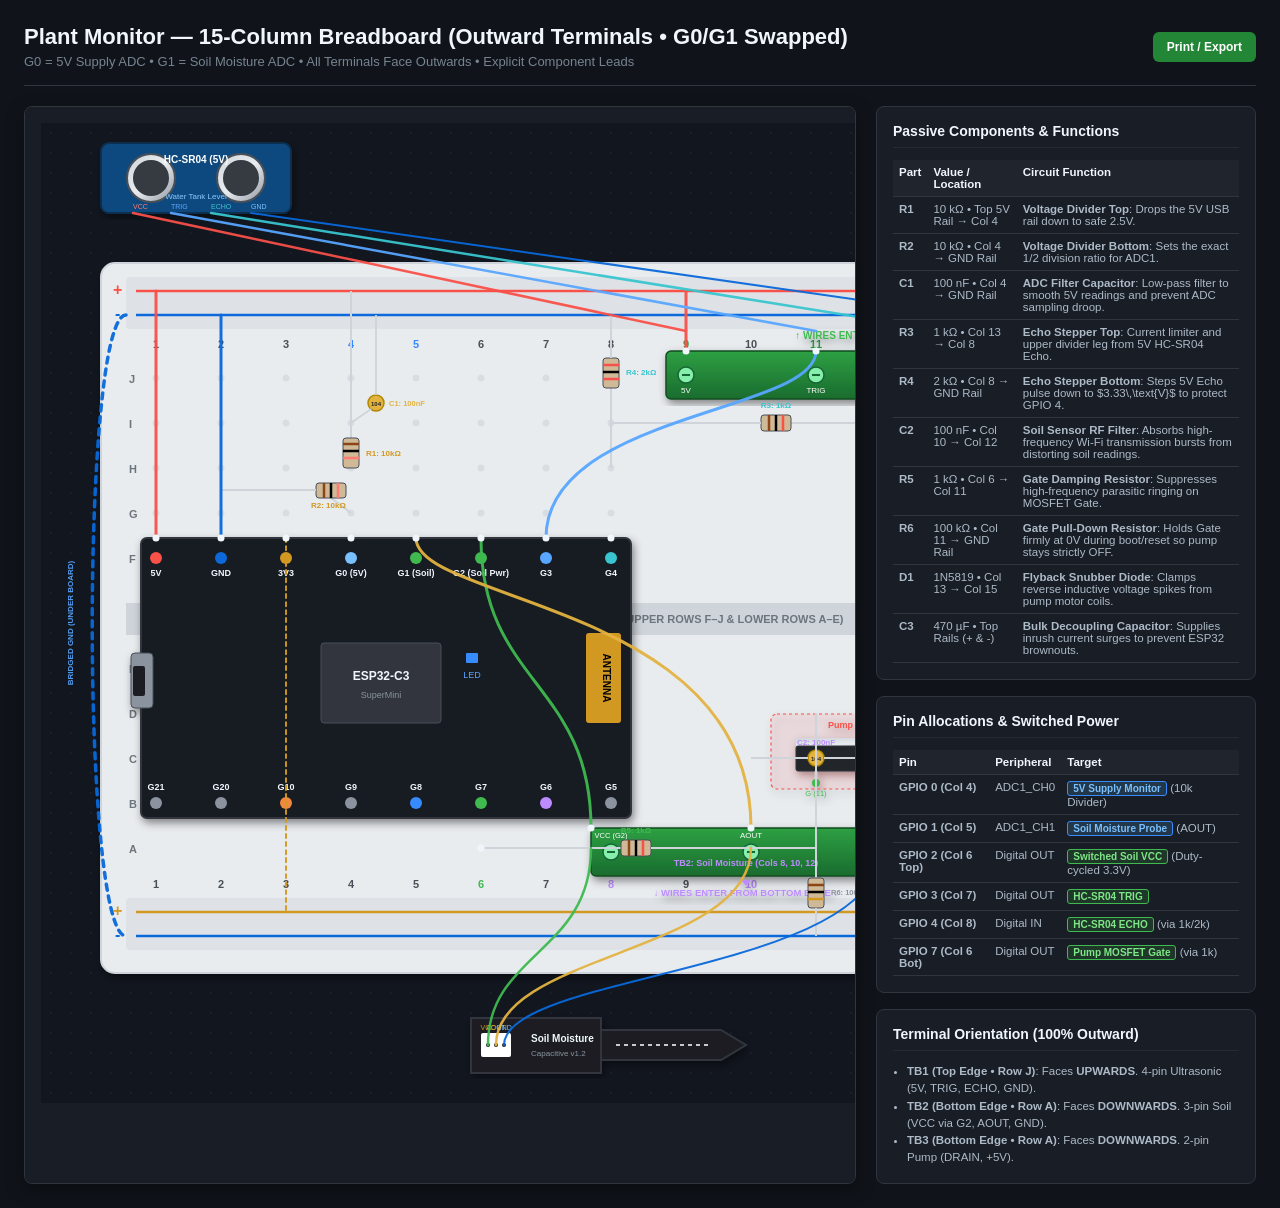
<file: circuit_diagram.backup.html>
<!DOCTYPE html>
<html lang="en">
<head>
    <meta charset="UTF-8">
    <meta name="viewport" content="width=device-width, initial-scale=1.0">
    <title>Plant Monitor — 15-Column Mini Breadboard Circuit Diagram</title>
    <style>
        :root {
            --bg-color: #10141a;
            --card-bg: #181d26;
            --text-color: #adbac7;
            --heading-color: #f0f6fc;
            --border-color: #30363d;
            --accent-blue: #58a6ff;
            --accent-green: #3fb950;
            --accent-red: #f85149;
            --accent-purple: #bc8cff;
            --accent-yellow: #d29922;
            --accent-cyan: #39c5cf;
        }

        body {
            font-family: -apple-system, BlinkMacSystemFont, "Segoe UI", Roboto, Helvetica, Arial, sans-serif;
            background-color: var(--bg-color);
            color: var(--text-color);
            margin: 0;
            padding: 24px;
        }

        .header {
            max-width: 1340px;
            margin: 0 auto 20px auto;
            display: flex;
            justify-content: space-between;
            align-items: center;
            border-bottom: 1px solid var(--border-color);
            padding-bottom: 16px;
        }

        .header h1 {
            color: var(--heading-color);
            font-size: 22px;
            margin: 0;
        }

        .header p {
            margin: 4px 0 0 0;
            font-size: 13px;
            color: #768390;
        }

        .container {
            max-width: 1340px;
            margin: 0 auto;
            display: grid;
            grid-template-columns: 1fr 380px;
            gap: 20px;
        }

        .canvas-card {
            background-color: var(--card-bg);
            border: 1px solid var(--border-color);
            border-radius: 8px;
            padding: 16px;
            overflow: auto;
            box-shadow: 0 6px 18px rgba(0,0,0,0.4);
        }

        .sidebar {
            display: flex;
            flex-direction: column;
            gap: 16px;
        }

        .info-card {
            background-color: var(--card-bg);
            border: 1px solid var(--border-color);
            border-radius: 8px;
            padding: 16px;
            font-size: 13px;
        }

        .info-card h3 {
            color: var(--heading-color);
            margin-top: 0;
            margin-bottom: 12px;
            font-size: 14px;
            border-bottom: 1px solid rgba(255,255,255,0.06);
            padding-bottom: 8px;
        }

        .comp-table {
            width: 100%;
            border-collapse: collapse;
            font-size: 11.5px;
            margin-top: 4px;
        }

        .comp-table th, .comp-table td {
            padding: 6px 6px;
            text-align: left;
            border-bottom: 1px solid var(--border-color);
            vertical-align: top;
        }

        .comp-table th {
            color: var(--heading-color);
            background-color: rgba(255,255,255,0.03);
        }

        .badge {
            display: inline-block;
            padding: 1px 5px;
            border-radius: 3px;
            font-size: 10px;
            font-weight: 600;
        }
        .badge-adc { background-color: #223749; color: #79c0ff; border: 1px solid #388bfd; }
        .badge-dig { background-color: #1f3729; color: #7ee787; border: 1px solid #3fb950; }
        .badge-pwr { background-color: #3e1b1e; color: #ff7b72; border: 1px solid #f85149; }
        .badge-tb { background-color: #2e2640; color: #d2a8ff; border: 1px solid #bc8cff; }

        .btn-action {
            background:#238636;
            color:#ffffff;
            border:none;
            padding:8px 14px;
            border-radius:6px;
            cursor:pointer;
            font-weight:600;
            font-size:12px;
        }
        .btn-action:hover {
            background:#2ea043;
        }

        svg text {
            font-family: -apple-system, BlinkMacSystemFont, "Segoe UI", Roboto, sans-serif;
            user-select: none;
        }
    </style>
</head>
<body>
    <div class="header">
        <div>
            <h1>Plant Monitor — 15-Column Breadboard (Outward Terminals &bull; G0/G1 Swapped)</h1>
            <p>G0 = 5V Supply ADC &bull; G1 = Soil Moisture ADC &bull; All Terminals Face Outwards &bull; Explicit Component Leads</p>
        </div>
        <div>
            <button class="btn-action" onclick="window.print()">Print / Export</button>
        </div>
    </div>

    <div class="container">
        <!-- SVG Canvas Card -->
        <div class="canvas-card">
            <svg id="circuitSvg" width="1240" height="980" viewBox="0 0 1240 980" xmlns="http://www.w3.org/2000/svg">
                <defs>
                    <filter id="dropShadow" x="-10%" y="-10%" width="120%" height="120%">
                        <feDropShadow dx="2" dy="4" stdDeviation="4" flood-opacity="0.45"/>
                    </filter>
                    <linearGradient id="terminalGreen" x1="0%" y1="0%" x2="0%" y2="100%">
                        <stop offset="0%" stop-color="#2ea043"/>
                        <stop offset="100%" stop-color="#196c2e"/>
                    </linearGradient>
                    <linearGradient id="metalSilver" x1="0%" y1="0%" x2="100%" y2="100%">
                        <stop offset="0%" stop-color="#ced4da"/>
                        <stop offset="50%" stop-color="#e9ecef"/>
                        <stop offset="100%" stop-color="#8b949e"/>
                    </linearGradient>
                    <pattern id="gridDots" width="20" height="20" patternUnits="userSpaceOnUse">
                        <circle cx="10" cy="10" r="0.8" fill="#242b35" />
                    </pattern>
                </defs>

                <!-- Background -->
                <rect width="1240" height="980" fill="#12161f" />
                <rect width="1240" height="980" fill="url(#gridDots)" />

                <!-- ============================================================ -->
                <!-- 1. EXTERNAL DEVICES (SENSORS & MOTOR)                        -->
                <!-- ============================================================ -->

                <!-- HC-SR04 Ultrasonic (Top Left) -->
                <g transform="translate(60, 20)" filter="url(#dropShadow)">
                    <rect width="190" height="70" rx="8" fill="#104a7e" stroke="#0a2e4e" stroke-width="2"/>
                    <circle cx="50" cy="35" r="24" fill="url(#metalSilver)" stroke="#495057" stroke-width="2"/>
                    <circle cx="50" cy="35" r="18" fill="#343a40"/>
                    <circle cx="140" cy="35" r="24" fill="url(#metalSilver)" stroke="#495057" stroke-width="2"/>
                    <circle cx="140" cy="35" r="18" fill="#343a40"/>
                    <text x="95" y="20" fill="#ffffff" font-size="10" font-weight="bold" text-anchor="middle">HC-SR04 (5V)</text>
                    <text x="95" y="56" fill="#8bc9ff" font-size="8" text-anchor="middle">Water Tank Level</text>
                    <text x="32" y="66" fill="#ff7b72" font-size="7">VCC</text>
                    <text x="70" y="66" fill="#58a6ff" font-size="7">TRIG</text>
                    <text x="110" y="66" fill="#39c5cf" font-size="7">ECHO</text>
                    <text x="150" y="66" fill="#79c0ff" font-size="7">GND</text>
                </g>

                <!-- Capacitive Soil Moisture Probe (Bottom Left) -->
                <g transform="translate(430, 895)" filter="url(#dropShadow)">
                    <path d="M 0,0 L 130,0 L 130,55 L 0,55 Z" fill="#1b1f23" stroke="#30363d" stroke-width="2"/>
                    <path d="M 130,12 L 250,12 L 275,27 L 250,42 L 130,42 Z" fill="#1b1f23" stroke="#30363d" stroke-width="2"/>
                    <line x1="145" y1="27" x2="240" y2="27" stroke="#ffffff" stroke-width="1.5" stroke-dasharray="4"/>
                    <text x="60" y="24" fill="#f0f6fc" font-size="10" font-weight="bold">Soil Moisture</text>
                    <text x="60" y="38" fill="#8b949e" font-size="8">Capacitive v1.2</text>
                    <rect x="10" y="15" width="30" height="24" fill="#ffffff" rx="2"/>
                    <circle cx="17" cy="27" r="2" fill="#212529"/>
                    <circle cx="25" cy="27" r="2" fill="#212529"/>
                    <circle cx="33" cy="27" r="2" fill="#212529"/>
                    <text x="17" y="12" fill="#d29922" font-size="7" text-anchor="middle">VCC</text>
                    <text x="25" y="12" fill="#e3b341" font-size="7" text-anchor="middle">AOUT</text>
                    <text x="33" y="12" fill="#79c0ff" font-size="7" text-anchor="middle">GND</text>
                </g>

                <!-- Submersible DC Pump (Bottom Right) -->
                <g transform="translate(930, 895)" filter="url(#dropShadow)">
                    <rect x="20" y="8" width="100" height="60" rx="8" fill="#30363d" stroke="#484f58" stroke-width="2"/>
                    <rect x="0" y="22" width="22" height="30" rx="3" fill="#ffb703"/>
                    <rect x="120" y="30" width="22" height="16" fill="#8b949e"/>
                    <circle cx="70" cy="38" r="14" fill="#212529"/>
                    <text x="70" y="42" fill="#ffffff" font-size="9" font-weight="bold" text-anchor="middle">5V DC PUMP</text>
                    <text x="40" y="22" fill="#ff7b72" font-size="8">+</text>
                    <text x="100" y="22" fill="#8b949e" font-size="8">-</text>
                </g>


                <!-- ============================================================ -->
                <!-- 2. MINI BREADBOARD (15 COLS + TOP & BOTTOM POWER RAILS)       -->
                <!-- ============================================================ -->
                <!-- Origin: x=60, y=140. Width: 1120px, Height: 710px -->
                <g transform="translate(60, 140)" filter="url(#dropShadow)">
                    <!-- Board base -->
                    <rect width="1120" height="710" rx="14" fill="#e9ecef" stroke="#ced4da" stroke-width="2"/>

                    <!-- Top Power Rails -->
                    <rect x="25" y="14" width="1070" height="52" fill="#dee2e6" rx="4"/>
                    <line x1="35" y1="28" x2="1085" y2="28" stroke="#f85149" stroke-width="2.5"/> <!-- +5V Bus -->
                    <line x1="35" y1="52" x2="1085" y2="52" stroke="#0969da" stroke-width="2.5"/> <!-- GND Bus -->
                    <text x="12" y="32" fill="#f85149" font-size="16" font-weight="bold">+</text>
                    <text x="14" y="56" fill="#0969da" font-size="16" font-weight="bold">-</text>
                    <text x="1075" y="25" fill="#f85149" font-size="10" font-weight="bold">+5V (USB)</text>
                    <text x="1075" y="60" fill="#0969da" font-size="10" font-weight="bold">GND</text>

                    <!-- Center Divider Trench -->
                    <rect x="25" y="340" width="1070" height="32" fill="#ced4da"/>
                    <text x="560" y="360" fill="#6c757d" font-size="11" font-weight="bold" text-anchor="middle">CENTER TRENCH (DIVIDES UPPER ROWS F–J &amp; LOWER ROWS A–E)</text>

                    <!-- Bottom Power Rails -->
                    <rect x="25" y="635" width="1070" height="52" fill="#dee2e6" rx="4"/>
                    <line x1="35" y1="649" x2="1085" y2="649" stroke="#d29922" stroke-width="2.5"/> <!-- +3.3V Bus -->
                    <line x1="35" y1="673" x2="1085" y2="673" stroke="#0969da" stroke-width="2.5"/> <!-- GND Bus -->
                    <text x="12" y="653" fill="#d29922" font-size="16" font-weight="bold">+</text>
                    <text x="14" y="677" fill="#0969da" font-size="16" font-weight="bold">-</text>
                    <text x="1070" y="646" fill="#d29922" font-size="10" font-weight="bold">+3.3V System</text>
                    <text x="1070" y="681" fill="#0969da" font-size="10" font-weight="bold">GND (Bridged)</text>

                    <!-- Columns 1 to 15 Coordinates (Spacing: ~66px per column) -->
                    <!-- Cols: 55, 120, 185, 250, 315, 380, 445, 510, 585, 650, 715, 780, 845, 910, 975 -->
                    <g font-size="11" fill="#495057" font-weight="bold" text-anchor="middle">
                        <text x="55" y="85">1</text>   <text x="120" y="85">2</text>  <text x="185" y="85">3</text>  <text x="250" y="85" fill="#388bfd">4</text>
                        <text x="315" y="85" fill="#388bfd">5</text>  <text x="380" y="85">6</text>  <text x="445" y="85">7</text>  <text x="510" y="85">8</text>
                        <text x="585" y="85" fill="#2ea043">9</text>  <text x="650" y="85">10</text> <text x="715" y="85" fill="#2ea043">11</text>
                        <text x="780" y="85">12</text> <text x="845" y="85" fill="#2ea043">13</text> <text x="910" y="85">14</text>
                        <text x="975" y="85" fill="#2ea043">15</text>

                        <text x="55" y="625">1</text>   <text x="120" y="625">2</text>  <text x="185" y="625">3</text>  <text x="250" y="625">4</text>
                        <text x="315" y="625">5</text>  <text x="380" y="625" fill="#3fb950">6</text>  <text x="445" y="625">7</text>  <text x="510" y="625" fill="#bc8cff">8</text>
                        <text x="585" y="625">9</text>  <text x="650" y="625" fill="#bc8cff">10</text> <text x="715" y="625">11</text>
                        <text x="780" y="625" fill="#bc8cff">12</text> <text x="845" y="625" fill="#f85149">13</text> <text x="910" y="625">14</text>
                        <text x="975" y="625" fill="#f85149">15</text>
                    </g>

                    <!-- Row Letters (J down to F on top, E down to A on bottom) -->
                    <!-- Y Top: J=115, I=160, H=205, G=250, F=295 -->
                    <!-- Y Bottom: E=405, D=450, C=495, B=540, A=585 -->
                    <g font-size="11" fill="#6c757d" font-weight="bold">
                        <text x="28" y="120">J</text> <text x="28" y="165">I</text> <text x="28" y="210">H</text> <text x="28" y="255">G</text> <text x="28" y="300">F</text>
                        <text x="28" y="410">E</text> <text x="28" y="455">D</text> <text x="28" y="500">C</text> <text x="28" y="545">B</text> <text x="28" y="590">A</text>
                    </g>

                    <!-- Background Tie Point Holes (Circles for realism) -->
                    <g fill="#ced4da" opacity="0.6">
                        <!-- Top holes (Cols 1 to 15, Rows J down to F) -->
                        <circle cx="55" cy="115" r="3.5"/><circle cx="55" cy="160" r="3.5"/><circle cx="55" cy="205" r="3.5"/><circle cx="55" cy="250" r="3.5"/><circle cx="55" cy="295" r="3.5"/>
                        <circle cx="120" cy="115" r="3.5"/><circle cx="120" cy="160" r="3.5"/><circle cx="120" cy="205" r="3.5"/><circle cx="120" cy="250" r="3.5"/><circle cx="120" cy="295" r="3.5"/>
                        <circle cx="185" cy="115" r="3.5"/><circle cx="185" cy="160" r="3.5"/><circle cx="185" cy="205" r="3.5"/><circle cx="185" cy="250" r="3.5"/><circle cx="185" cy="295" r="3.5"/>
                        <circle cx="250" cy="115" r="3.5"/><circle cx="250" cy="160" r="3.5"/><circle cx="250" cy="205" r="3.5"/><circle cx="250" cy="250" r="3.5"/><circle cx="250" cy="295" r="3.5"/>
                        <circle cx="315" cy="115" r="3.5"/><circle cx="315" cy="160" r="3.5"/><circle cx="315" cy="205" r="3.5"/><circle cx="315" cy="250" r="3.5"/><circle cx="315" cy="295" r="3.5"/>
                        <circle cx="380" cy="115" r="3.5"/><circle cx="380" cy="160" r="3.5"/><circle cx="380" cy="205" r="3.5"/><circle cx="380" cy="250" r="3.5"/><circle cx="380" cy="295" r="3.5"/>
                        <circle cx="445" cy="115" r="3.5"/><circle cx="445" cy="160" r="3.5"/><circle cx="445" cy="205" r="3.5"/><circle cx="445" cy="250" r="3.5"/><circle cx="445" cy="295" r="3.5"/>
                        <circle cx="510" cy="115" r="3.5"/><circle cx="510" cy="160" r="3.5"/><circle cx="510" cy="205" r="3.5"/><circle cx="510" cy="250" r="3.5"/><circle cx="510" cy="295" r="3.5"/>
                    </g>


                    <!-- ==================== ESP32-C3 SUPERMINI (COLS 1-8) ==================== -->
                    <!-- Sits across Row F (y=295) and Row B (y=540) -->
                    <g transform="translate(40, 275)" filter="url(#dropShadow)">
                        <rect width="490" height="280" rx="6" fill="#161b22" stroke="#30363d" stroke-width="2"/>
                        <!-- USB-C Port -->
                        <rect x="-10" y="115" width="22" height="55" rx="4" fill="#8b949e" stroke="#484f58"/>
                        <rect x="-8" y="128" width="12" height="30" rx="2" fill="#1b1f23"/>
                        <!-- Antenna -->
                        <rect x="445" y="95" width="35" height="90" rx="3" fill="#d29922"/>
                        <text x="462" y="140" fill="#000000" font-size="10" font-weight="bold" transform="rotate(90 462 140)" text-anchor="middle">ANTENNA</text>
                        <!-- Shield -->
                        <rect x="180" y="105" width="120" height="80" rx="3" fill="#30363d" stroke="#484f58"/>
                        <text x="240" y="142" fill="#f0f6fc" font-size="12" font-weight="bold" text-anchor="middle">ESP32-C3</text>
                        <text x="240" y="160" fill="#8b949e" font-size="9" text-anchor="middle">SuperMini</text>
                        <rect x="325" y="115" width="12" height="10" fill="#388bfd" rx="1"/>
                        <text x="331" y="140" fill="#58a6ff" font-size="9" text-anchor="middle">LED</text>

                        <!-- Top Header Pins in Row F (Cols 1 to 8) -->
                        <g font-size="9" font-weight="bold" fill="#f0f6fc">
                            <!-- Col 1: 5V -->
                            <circle cx="15" cy="20" r="6" fill="#f85149"/><text x="15" y="38" text-anchor="middle">5V</text>
                            <!-- Col 2: GND -->
                            <circle cx="80" cy="20" r="6" fill="#0969da"/><text x="80" y="38" text-anchor="middle">GND</text>
                            <!-- Col 3: 3V3 -->
                            <circle cx="145" cy="20" r="6" fill="#d29922"/><text x="145" y="38" text-anchor="middle">3V3</text>
                            <!-- Col 4: GPIO 0 (NOW 5V SUPPLY ADC) -->
                            <circle cx="210" cy="20" r="6" fill="#79c0ff"/><text x="210" y="38" text-anchor="middle">G0 (5V)</text>
                            <!-- Col 5: GPIO 1 (NOW SOIL MOISTURE ADC) -->
                            <circle cx="275" cy="20" r="6" fill="#3fb950"/><text x="275" y="38" text-anchor="middle">G1 (Soil)</text>
                            <!-- Col 6: GPIO 2 (Switched Soil VCC Power) -->
                            <circle cx="340" cy="20" r="6" fill="#3fb950"/><text x="340" y="38" text-anchor="middle">G2 (Soil Pwr)</text>
                            <!-- Col 7: GPIO 3 (TRIG) -->
                            <circle cx="405" cy="20" r="6" fill="#58a6ff"/><text x="405" y="38" text-anchor="middle">G3</text>
                            <!-- Col 8: GPIO 4 (ECHO) -->
                            <circle cx="470" cy="20" r="6" fill="#39c5cf"/><text x="470" y="38" text-anchor="middle">G4</text>
                        </g>

                        <!-- Bottom Header Pins in Row B (Cols 1 to 8) -->
                        <g font-size="9" font-weight="bold" fill="#f0f6fc">
                            <circle cx="15" cy="265" r="6" fill="#8b949e"/><text x="15" y="252" text-anchor="middle">G21</text>
                            <circle cx="80" cy="265" r="6" fill="#8b949e"/><text x="80" y="252" text-anchor="middle">G20</text>
                            <circle cx="145" cy="265" r="6" fill="#f0883e"/><text x="145" y="252" text-anchor="middle">G10</text>
                            <circle cx="210" cy="265" r="6" fill="#8b949e"/><text x="210" y="252" text-anchor="middle">G9</text>
                            <circle cx="275" cy="265" r="6" fill="#388bfd"/><text x="275" y="252" text-anchor="middle">G8</text>
                            <!-- Col 6: GPIO 7 (PUMP GATE) -->
                            <circle cx="340" cy="265" r="6" fill="#3fb950"/><text x="340" y="252" text-anchor="middle">G7</text>
                            <circle cx="405" cy="265" r="6" fill="#bc8cff"/><text x="405" y="252" text-anchor="middle">G6</text>
                            <circle cx="470" cy="265" r="6" fill="#8b949e"/><text x="470" y="252" text-anchor="middle">G5</text>
                        </g>
                    </g>


                    <!-- ============================================================ -->
                    <!-- 3. TERMINAL BLOCKS (ALL FACING OUTWARDS OFF THE EDGES!)      -->
                    <!-- ============================================================ -->

                    <!-- [TB1] ULTRASONIC 4-PIN (ROW J &bull; COLS 9, 11, 13, 15) -->
                    <!-- Wire entries and screws face UPWARDS (Outwards off top edge) -->
                    <g transform="translate(565, 88)" filter="url(#dropShadow)">
                        <rect width="430" height="48" rx="5" fill="url(#terminalGreen)" stroke="#114e21" stroke-width="1.5"/>
                        <!-- Arrow indicator showing wire entry direction -->
                        <polygon points="215,-8 210,-2 220,-2" fill="#3fb950"/>
                        <text x="215" y="-12" fill="#3fb950" font-size="10" font-weight="bold" text-anchor="middle">&uarr; WIRES ENTER FROM TOP EDGE &uarr;</text>
                        <!-- Screws at Col 9 (x=20), Col 11 (x=150), Col 13 (x=280), Col 15 (x=410) -->
                        <circle cx="20" cy="24" r="8" fill="#86efac" stroke="#166534" stroke-width="1.5"/>
                        <circle cx="150" cy="24" r="8" fill="#86efac" stroke="#166534" stroke-width="1.5"/>
                        <circle cx="280" cy="24" r="8" fill="#86efac" stroke="#166534" stroke-width="1.5"/>
                        <circle cx="410" cy="24" r="8" fill="#86efac" stroke="#166534" stroke-width="1.5"/>
                        <line x1="16" y1="24" x2="24" y2="24" stroke="#166534" stroke-width="2"/>
                        <line x1="146" y1="24" x2="154" y2="24" stroke="#166534" stroke-width="2"/>
                        <line x1="276" y1="24" x2="284" y2="24" stroke="#166534" stroke-width="2"/>
                        <line x1="406" y1="24" x2="414" y2="24" stroke="#166534" stroke-width="2"/>
                        <text x="20" y="42" fill="#ffffff" font-size="8" text-anchor="middle">5V</text>
                        <text x="150" y="42" fill="#ffffff" font-size="8" text-anchor="middle">TRIG</text>
                        <text x="280" y="42" fill="#ffffff" font-size="8" text-anchor="middle">ECHO</text>
                        <text x="410" y="42" fill="#ffffff" font-size="8" text-anchor="middle">GND</text>
                    </g>

                    <!-- [TB2] SOIL SENSOR 3-PIN (ROW A &bull; COLS 8, 10, 12) -->
                    <!-- Wire entries and screws face DOWNWARDS (Outwards off bottom edge) -->
                    <g transform="translate(490, 565)" filter="url(#dropShadow)">
                        <rect width="310" height="48" rx="5" fill="url(#terminalGreen)" stroke="#114e21" stroke-width="1.5"/>
                        <!-- Arrow indicator -->
                        <polygon points="155,58 150,52 160,52" fill="#bc8cff"/>
                        <text x="155" y="68" fill="#bc8cff" font-size="9.5" font-weight="bold" text-anchor="middle">&darr; WIRES ENTER FROM BOTTOM EDGE &darr;</text>
                        <!-- Screws at Col 8 (x=20), Col 10 (x=160), Col 12 (x=290) -->
                        <circle cx="20" cy="24" r="8" fill="#86efac" stroke="#166534" stroke-width="1.5"/>
                        <circle cx="160" cy="24" r="8" fill="#86efac" stroke="#166534" stroke-width="1.5"/>
                        <circle cx="290" cy="24" r="8" fill="#86efac" stroke="#166534" stroke-width="1.5"/>
                        <line x1="16" y1="24" x2="24" y2="24" stroke="#166534" stroke-width="2"/>
                        <line x1="156" y1="24" x2="164" y2="24" stroke="#166534" stroke-width="2"/>
                        <line x1="286" y1="24" x2="294" y2="24" stroke="#166534" stroke-width="2"/>
                        <text x="20" y="10" fill="#ffffff" font-size="7.5" text-anchor="middle">VCC (G2)</text>
                        <text x="160" y="10" fill="#ffffff" font-size="8" text-anchor="middle">AOUT</text>
                        <text x="290" y="10" fill="#ffffff" font-size="8" text-anchor="middle">GND</text>
                        <text x="155" y="38" fill="#bc8cff" font-size="9" font-weight="bold" text-anchor="middle">TB2: Soil Moisture (Cols 8, 10, 12)</text>
                    </g>

                    <!-- [TB3] PUMP MOTOR 2-PIN (ROW A &bull; COLS 13, 15) -->
                    <!-- Wire entries and screws face DOWNWARDS (Outwards off bottom edge) -->
                    <g transform="translate(825, 565)" filter="url(#dropShadow)">
                        <rect width="170" height="48" rx="5" fill="url(#terminalGreen)" stroke="#114e21" stroke-width="1.5"/>
                        <polygon points="85,58 80,52 90,52" fill="#f85149"/>
                        <text x="85" y="68" fill="#f85149" font-size="9.5" font-weight="bold" text-anchor="middle">&darr; MOTOR WIRES &darr;</text>
                        <!-- Screws at Col 13 (x=20), Col 15 (x=150) -->
                        <circle cx="20" cy="24" r="8" fill="#86efac" stroke="#166534" stroke-width="1.5"/>
                        <circle cx="150" cy="24" r="8" fill="#86efac" stroke="#166534" stroke-width="1.5"/>
                        <line x1="16" y1="24" x2="24" y2="24" stroke="#166534" stroke-width="2"/>
                        <line x1="146" y1="24" x2="154" y2="24" stroke="#166534" stroke-width="2"/>
                        <text x="20" y="10" fill="#ffffff" font-size="7.5" text-anchor="middle">DRAIN</text>
                        <text x="150" y="10" fill="#ffffff" font-size="7.5" text-anchor="middle">+5V</text>
                        <text x="85" y="38" fill="#f85149" font-size="9" font-weight="bold" text-anchor="middle">TB3: Pump (Cols 13, 15)</text>
                    </g>


                    <!-- ============================================================ -->
                    <!-- 4. PUMP MOSFET (TO-220 &bull; ROWS C–D &bull; COLS 11, 13, 14) -->
                    <!-- ============================================================ -->
                    <g transform="translate(680, 465)" filter="url(#dropShadow)">
                        <rect x="-10" y="-14" width="260" height="75" rx="6" fill="rgba(248, 81, 73, 0.08)" stroke="#f85149" stroke-width="1.2" stroke-dasharray="3"/>
                        <text x="120" y="0" fill="#f85149" font-size="9" font-weight="bold" text-anchor="middle">Pump N-FET IRLZ44N (Rows C–D)</text>
                        <!-- Heatsink Tab -->
                        <rect x="15" y="10" width="210" height="8" fill="url(#metalSilver)" rx="1"/>
                        <!-- Black Body -->
                        <rect x="15" y="18" width="210" height="25" fill="#212529" stroke="#30363d" rx="2"/>
                        <text x="120" y="35" fill="#ffffff" font-size="9" font-weight="bold" text-anchor="middle">IRLZ44N</text>
                        <!-- Metal Leads extending into Breadboard Holes: Col 11 (x=35), Col 13 (x=165), Col 14 (x=230) -->
                        <line x1="35" y1="43" x2="35" y2="55" stroke="#ced4da" stroke-width="2.5"/>
                        <line x1="165" y1="43" x2="165" y2="55" stroke="#ced4da" stroke-width="2.5"/>
                        <line x1="230" y1="43" x2="230" y2="55" stroke="#ced4da" stroke-width="2.5"/>
                        <circle cx="35" cy="55" r="4" fill="#3fb950"/> <!-- Gate pin in Col 11 -->
                        <circle cx="165" cy="55" r="4" fill="#484f58"/> <!-- Drain pin in Col 13 (Direct share with TB3!) -->
                        <circle cx="230" cy="55" r="4" fill="#0969da"/> <!-- Source pin in Col 14 -->
                        <text x="35" y="68" fill="#3fb950" font-size="7.5" text-anchor="middle">G (11)</text>
                        <text x="165" y="68" fill="#adbac7" font-size="7.5" text-anchor="middle">D (13)</text>
                        <text x="230" y="68" fill="#0969da" font-size="7.5" text-anchor="middle">S (14)</text>
                    </g>


                    <!-- ============================================================ -->
                    <!-- 5. PASSIVE COMPONENTS WITH EXPLICIT PHYSICAL LEADS           -->
                    <!-- ============================================================ -->

                    <!-- [R1] 10kΩ SUPPLY DIVIDER TOP (Top 5V Rail &rarr; Col 4 Row H) -->
                    <g id="comp_R1">
                        <!-- Upper lead from Top (+) 5V Rail (y=28) to resistor body -->
                        <line x1="250" y1="28" x2="250" y2="175" stroke="#ced4da" stroke-width="2"/>
                        <!-- Resistor Body centered at x=250, y=190 -->
                        <rect x="242" y="175" width="16" height="30" rx="3" fill="#cfb997" stroke="#484f58"/>
                        <!-- Color bands: Brown, Black, Orange -->
                        <line x1="242" y1="181" x2="258" y2="181" stroke="#8b4513" stroke-width="2.5"/>
                        <line x1="242" y1="188" x2="258" y2="188" stroke="#000000" stroke-width="2.5"/>
                        <line x1="242" y1="195" x2="258" y2="195" stroke="#ff7b72" stroke-width="2.5"/>
                        <!-- Lower lead into Col 4 Row H (y=205) -->
                        <line x1="250" y1="205" x2="250" y2="205" stroke="#ced4da" stroke-width="2"/>
                        <text x="265" y="193" fill="#d29922" font-size="8" font-weight="bold">R1: 10kΩ</text>
                    </g>

                    <!-- [R2] 10kΩ SUPPLY DIVIDER BOTTOM (Col 4 Row G &rarr; Top (-) GND Rail) -->
                    <g id="comp_R2">
                        <!-- Lead from Col 4 Row G (y=250) up to resistor body -->
                        <line x1="250" y1="250" x2="230" y2="235" stroke="#ced4da" stroke-width="2"/>
                        <rect x="215" y="220" width="30" height="15" rx="3" fill="#cfb997" stroke="#484f58"/>
                        <line x1="223" y1="220" x2="223" y2="235" stroke="#8b4513" stroke-width="2.5"/>
                        <line x1="230" y1="220" x2="230" y2="235" stroke="#000000" stroke-width="2.5"/>
                        <line x1="237" y1="220" x2="237" y2="235" stroke="#ff7b72" stroke-width="2.5"/>
                        <!-- Lead up to Top (-) GND Rail (y=52) at Col 2 -->
                        <path d="M 215,227 L 120,227 L 120,52" fill="none" stroke="#ced4da" stroke-width="2"/>
                        <text x="210" y="245" fill="#d29922" font-size="8" font-weight="bold">R2: 10kΩ</text>
                    </g>

                    <!-- [C1] 100nF SUPPLY ADC FILTER CAP (Col 4 Row I &rarr; Top (-) GND Rail) -->
                    <g id="comp_C1">
                        <!-- Ceramic disc centered at x=275, y=140 -->
                        <circle cx="275" cy="140" r="8" fill="#e3b341" stroke="#b08800" stroke-width="1.5"/>
                        <text x="275" y="143" fill="#212529" font-size="6" font-weight="bold" text-anchor="middle">104</text>
                        <!-- Leg 1 into Col 4 Row I (x=250, y=160) -->
                        <line x1="270" y1="146" x2="250" y2="160" stroke="#ced4da" stroke-width="1.8"/>
                        <!-- Leg 2 into Top (-) GND Rail at x=275, y=52 -->
                        <line x1="275" y1="132" x2="275" y2="52" stroke="#ced4da" stroke-width="1.8"/>
                        <text x="288" y="143" fill="#e3b341" font-size="7.5" font-weight="bold">C1: 100nF</text>
                    </g>

                    <!-- [R3] 1kΩ ECHO STEPPER TOP (Col 13 Row I &rarr; Col 8 Row I) -->
                    <g id="comp_R3">
                        <!-- Resistor Body at x=675, y=160 -->
                        <line x1="845" y1="160" x2="690" y2="160" stroke="#ced4da" stroke-width="2"/>
                        <rect x="660" y="152" width="30" height="16" rx="3" fill="#cfb997" stroke="#484f58"/>
                        <!-- Bands: Brown, Black, Red -->
                        <line x1="668" y1="152" x2="668" y2="168" stroke="#8b4513" stroke-width="2.5"/>
                        <line x1="675" y1="152" x2="675" y2="168" stroke="#000000" stroke-width="2.5"/>
                        <line x1="682" y1="152" x2="682" y2="168" stroke="#f85149" stroke-width="2.5"/>
                        <line x1="660" y1="160" x2="510" y2="160" stroke="#ced4da" stroke-width="2"/>
                        <text x="675" y="145" fill="#39c5cf" font-size="8" font-weight="bold" text-anchor="middle">R3: 1kΩ</text>
                    </g>

                    <!-- [R4] 2kΩ ECHO STEPPER BOTTOM (Col 8 Row H &rarr; Top (-) GND Rail) -->
                    <g id="comp_R4">
                        <line x1="510" y1="205" x2="510" y2="125" stroke="#ced4da" stroke-width="2"/>
                        <rect x="502" y="95" width="16" height="30" rx="3" fill="#cfb997" stroke="#484f58"/>
                        <!-- Bands: Red, Black, Red -->
                        <line x1="502" y1="102" x2="518" y2="102" stroke="#f85149" stroke-width="2.5"/>
                        <line x1="502" y1="109" x2="518" y2="109" stroke="#000000" stroke-width="2.5"/>
                        <line x1="502" y1="116" x2="518" y2="116" stroke="#f85149" stroke-width="2.5"/>
                        <!-- Lead to Top GND Rail (y=52) -->
                        <line x1="510" y1="95" x2="510" y2="52" stroke="#ced4da" stroke-width="2"/>
                        <text x="525" y="112" fill="#39c5cf" font-size="8" font-weight="bold">R4: 2kΩ</text>
                    </g>

                    <!-- [C2] 100nF SOIL SENSOR RF FILTER (Col 10 Row C &rarr; Col 12 Row C) -->
                    <g id="comp_C2">
                        <circle cx="715" cy="495" r="8" fill="#e3b341" stroke="#b08800" stroke-width="1.5"/>
                        <text x="715" y="498" fill="#212529" font-size="6" font-weight="bold" text-anchor="middle">104</text>
                        <!-- Leg 1 into Col 10 Row C (x=650, y=495) -->
                        <line x1="707" y1="495" x2="650" y2="495" stroke="#ced4da" stroke-width="1.8"/>
                        <!-- Leg 2 into Col 12 Row C (x=780, y=495) -->
                        <line x1="723" y1="495" x2="780" y2="495" stroke="#ced4da" stroke-width="1.8"/>
                        <text x="715" y="482" fill="#bc8cff" font-size="8" font-weight="bold" text-anchor="middle">C2: 100nF</text>
                    </g>

                    <!-- [D1] 1N5819 SCHOTTKY FLYBACK DIODE (Col 13 Row B &rarr; Col 15 Row B) -->
                    <g id="comp_D1">
                        <!-- Cylindrical body centered at x=910, y=540 -->
                        <line x1="845" y1="540" x2="895" y2="540" stroke="#ced4da" stroke-width="2"/>
                        <rect x="895" y="533" width="30" height="14" rx="2" fill="#212529" stroke="#484f58"/>
                        <!-- Silver Cathode band at Right (Col 15 / +5V side) -->
                        <rect x="918" y="533" width="7" height="14" fill="url(#metalSilver)"/>
                        <line x1="925" y1="540" x2="975" y2="540" stroke="#ced4da" stroke-width="2"/>
                        <text x="910" y="525" fill="#f85149" font-size="8" font-weight="bold" text-anchor="middle">D1: 1N5819</text>
                    </g>

                    <!-- [R5] 1kΩ PUMP GATE DAMPING (Col 6 Row A &rarr; Col 11 Row C) -->
                    <g id="comp_R5">
                        <line x1="380" y1="585" x2="520" y2="585" stroke="#ced4da" stroke-width="2"/>
                        <rect x="520" y="577" width="30" height="16" rx="3" fill="#cfb997" stroke="#484f58"/>
                        <line x1="528" y1="577" x2="528" y2="593" stroke="#8b4513" stroke-width="2.5"/>
                        <line x1="535" y1="577" x2="535" y2="593" stroke="#000000" stroke-width="2.5"/>
                        <line x1="542" y1="577" x2="542" y2="593" stroke="#f85149" stroke-width="2.5"/>
                        <!-- Lead to Col 11 Row C (x=715, y=495) -->
                        <path d="M 550,585 L 715,585 L 715,520" fill="none" stroke="#ced4da" stroke-width="2"/>
                        <text x="535" y="570" fill="#3fb950" font-size="8" font-weight="bold" text-anchor="middle">R5: 1kΩ</text>
                    </g>

                    <!-- [R6] 100kΩ PUMP GATE PULL-DOWN (Col 11 Row D &rarr; Bottom (-) GND Rail) -->
                    <g id="comp_R6">
                        <line x1="715" y1="450" x2="715" y2="615" stroke="#ced4da" stroke-width="2"/>
                        <rect x="707" y="615" width="16" height="30" rx="3" fill="#cfb997" stroke="#484f58"/>
                        <!-- Bands: Brown, Black, Yellow -->
                        <line x1="707" y1="622" x2="723" y2="622" stroke="#8b4513" stroke-width="2.5"/>
                        <line x1="707" y1="629" x2="723" y2="629" stroke="#000000" stroke-width="2.5"/>
                        <line x1="707" y1="636" x2="723" y2="636" stroke="#d29922" stroke-width="2.5"/>
                        <!-- Lead to Bottom (-) GND Rail (y=673) -->
                        <line x1="715" y1="645" x2="715" y2="673" stroke="#ced4da" stroke-width="2"/>
                        <text x="730" y="632" fill="#8b949e" font-size="7.5" font-weight="bold">R6: 100kΩ</text>
                    </g>

                    <!-- [C3] 470µF BULK MOTOR CAPACITOR (Top Rails +5V &amp; GND at Col 15) -->
                    <g id="comp_C3">
                        <circle cx="1035" cy="40" r="14" fill="#1f2430" stroke="#f85149" stroke-width="2"/>
                        <rect x="1023" y="37" width="6" height="6" fill="#adb5bd"/>
                        <text x="1055" y="44" fill="#f85149" font-size="8.5" font-weight="bold">C3: 470µF</text>
                        <!-- Physical leads into +5V rail (y=28) and GND rail (y=52) -->
                        <line x1="1035" y1="26" x2="1035" y2="28" stroke="#ced4da" stroke-width="2.5"/>
                        <line x1="1035" y1="54" x2="1035" y2="52" stroke="#ced4da" stroke-width="2.5"/>
                    </g>
                </g>

                <!-- ============================================================ -->
                <!-- 6. PHYSICAL WIRE JUMPERS                                     -->
                <!-- ============================================================ -->
                <g fill="none" stroke-linecap="round" stroke-linejoin="round" opacity="0.95">

                    <!-- [A] +5V POWER JUMPERS (RED) -->
                    <!-- ESP32 Col 1 Top (y=415) &rarr; Top 5V Rail (y=168) -->
                    <path d="M 115,415 L 115,168" stroke="#f85149" stroke-width="3"/>
                    <!-- Top 5V Rail &rarr; TB1 Pin 1 (Col 9 at x=645, y=228) -->
                    <path d="M 645,168 L 645,228" stroke="#f85149" stroke-width="3"/>
                    <path d="M 645,208 L 92,90" stroke="#f85149" stroke-width="2.5"/> <!-- To sensor -->
                    <!-- Top 5V Rail &rarr; TB3 Pin 2 (Col 15 at x=1035, y=705) -->
                    <path d="M 1035,168 C 1035,360 1035,580 1035,705" stroke="#f85149" stroke-width="3"/>
                    <path d="M 1035,725 L 970,903" stroke="#f85149" stroke-width="3"/> <!-- To pump (+) -->

                    <!-- [B] SWITCHED SOIL SENSOR POWER (GREEN / DUTY-CYCLED via GPIO 2) -->
                    <!-- ESP32 Col 6 Top (GPIO 2 at x=440, y=415) &rarr; TB2 Pin 1 (Col 8 at x=550, y=705) -->
                    <path d="M 440,415 C 440,560 550,560 550,705" stroke="#3fb950" stroke-width="3"/>
                    <path d="M 550,725 C 550,830 447,830 447,922" stroke="#3fb950" stroke-width="2.5"/> <!-- To soil VCC probe -->
                    <!-- ESP32 Col 3 Top (3V3 at x=245, y=415) &rarr; Bottom 3.3V Rail (y=789) (Aux 3.3V) -->
                    <path d="M 245,415 C 245,740 245,740 245,789" stroke="#d29922" stroke-width="2" stroke-dasharray="4"/>

                    <!-- [C] COMMON GROUND JUMPERS (BLUE) -->
                    <!-- ESP32 Col 2 Top (y=415) &rarr; Top GND Rail (y=192) -->
                    <path d="M 180,415 L 180,192" stroke="#0969da" stroke-width="3"/>
                    <!-- Top GND Rail to Bottom GND Rail (Bridged under board) -->
                    <path d="M 85,192 C 40,192 40,813 85,813" stroke="#0969da" stroke-width="3.5" stroke-dasharray="6"/>
                    <text x="32" y="500" fill="#58a6ff" font-size="8" font-weight="bold" transform="rotate(-90 32 500)" text-anchor="middle">BRIDGED GND (UNDER BOARD)</text>
                    <!-- Top GND &rarr; TB1 Pin 4 (Col 15 at x=1035, y=228) -->
                    <path d="M 1035,192 L 1035,228" stroke="#0969da" stroke-width="2.5"/>
                    <path d="M 1035,208 L 210,90" stroke="#0969da" stroke-width="2"/>
                    <!-- Bottom GND &rarr; TB2 Pin 3 (Col 12 at x=840, y=725) -->
                    <path d="M 840,813 L 840,725" stroke="#0969da" stroke-width="2.5"/>
                    <path d="M 840,725 C 840,850 463,850 463,922" stroke="#0969da" stroke-width="2"/>
                    <!-- MOSFET Source (Col 14 at x=970, y=535) &rarr; Bottom GND Rail -->
                    <path d="M 970,535 L 970,813" stroke="#0969da" stroke-width="3.5"/>

                    <!-- [D] TRIG SIGNAL (BLUE) -->
                    <!-- ESP32 Col 7 Top (G3 at x=505, y=415) &rarr; TB1 Pin 2 (Col 11 at x=775, y=228) -->
                    <path d="M 505,415 C 505,290 775,290 775,228" stroke="#58a6ff" stroke-width="3"/>
                    <path d="M 775,208 L 130,90" stroke="#58a6ff" stroke-width="2.5"/>

                    <!-- [E] ECHO SIGNAL (CYAN) -->
                    <!-- HC-SR04 ECHO &rarr; TB1 Pin 3 (Col 13 at x=905, y=208) -->
                    <path d="M 170,90 L 905,208" stroke="#39c5cf" stroke-width="2.5"/>

                    <!-- [F] SWAPPED SOIL AOUT (YELLOW &rarr; GPIO 1) -->
                    <!-- Soil Probe AOUT &rarr; TB2 Pin 2 (Col 10 at x=710, y=725) -->
                    <path d="M 455,922 C 455,830 710,830 710,725" stroke="#e3b341" stroke-width="2.5"/>
                    <!-- TB2 Pin 2 (Col 10) &rarr; ESP32 Col 5 Top (GPIO 1 at x=375, y=415) -->
                    <path d="M 710,705 C 710,480 375,480 375,415" stroke="#e3b341" stroke-width="3"/>

                    <!-- [G] PUMP DRAIN RETURN (DARK SLATE) -->
                    <!-- Pump (-) &rarr; TB3 Pin 1 (Col 13 at x=905, y=725) -->
                    <path d="M 1030,903 L 905,725" stroke="#6e7681" stroke-width="3"/>
                    <!-- Col 13 is shared internally between TB3 Pin 1 and MOSFET Drain! -->
                    <path d="M 905,705 L 905,535" stroke="#6e7681" stroke-width="3.5" stroke-dasharray="3"/>
                </g>

                <!-- Connection Dots at specific tie-points -->
                <g fill="#f0f6fc">
                    <circle cx="115" cy="415" r="3.5"/><circle cx="180" cy="415" r="3.5"/><circle cx="245" cy="415" r="3.5"/>
                    <circle cx="310" cy="415" r="3.5"/><circle cx="375" cy="415" r="3.5"/><circle cx="440" cy="415" r="3.5"/>
                    <circle cx="505" cy="415" r="3.5"/><circle cx="570" cy="415" r="3.5"/><circle cx="440" cy="725" r="3.5"/>
                    <circle cx="645" cy="228" r="3.5"/><circle cx="775" cy="228" r="3.5"/><circle cx="905" cy="228" r="3.5"/><circle cx="1035" cy="228" r="3.5"/>
                    <circle cx="550" cy="705" r="3.5"/><circle cx="710" cy="705" r="3.5"/><circle cx="840" cy="705" r="3.5"/>
                    <circle cx="905" cy="705" r="3.5"/><circle cx="1035" cy="705" r="3.5"/>
                </g>
            </svg>
        </div>

        <!-- ============================================================ -->
        <!-- 7. SIDEBAR: COMPONENT FUNCTIONS & PINOUT MAPPING             -->
        <!-- ============================================================ -->
        <div class="sidebar">
            <div class="info-card">
                <h3>Passive Components &amp; Functions</h3>
                <table class="comp-table">
                    <thead>
                        <tr>
                            <th>Part</th>
                            <th>Value / Location</th>
                            <th>Circuit Function</th>
                        </tr>
                    </thead>
                    <tbody>
                        <tr>
                            <td><strong>R1</strong></td>
                            <td>10 kΩ &bull; Top 5V Rail &rarr; Col 4</td>
                            <td><strong>Voltage Divider Top</strong>: Drops the 5V USB rail down to safe 2.5V.</td>
                        </tr>
                        <tr>
                            <td><strong>R2</strong></td>
                            <td>10 kΩ &bull; Col 4 &rarr; GND Rail</td>
                            <td><strong>Voltage Divider Bottom</strong>: Sets the exact 1/2 division ratio for ADC1.</td>
                        </tr>
                        <tr>
                            <td><strong>C1</strong></td>
                            <td>100 nF &bull; Col 4 &rarr; GND Rail</td>
                            <td><strong>ADC Filter Capacitor</strong>: Low-pass filter to smooth 5V readings and prevent ADC sampling droop.</td>
                        </tr>
                        <tr>
                            <td><strong>R3</strong></td>
                            <td>1 kΩ &bull; Col 13 &rarr; Col 8</td>
                            <td><strong>Echo Stepper Top</strong>: Current limiter and upper divider leg from 5V HC-SR04 Echo.</td>
                        </tr>
                        <tr>
                            <td><strong>R4</strong></td>
                            <td>2 kΩ &bull; Col 8 &rarr; GND Rail</td>
                            <td><strong>Echo Stepper Bottom</strong>: Steps 5V Echo pulse down to $3.33\,\text{V}$ to protect GPIO 4.</td>
                        </tr>
                        <tr>
                            <td><strong>C2</strong></td>
                            <td>100 nF &bull; Col 10 &rarr; Col 12</td>
                            <td><strong>Soil Sensor RF Filter</strong>: Absorbs high-frequency Wi-Fi transmission bursts from distorting soil readings.</td>
                        </tr>
                        <tr>
                            <td><strong>R5</strong></td>
                            <td>1 kΩ &bull; Col 6 &rarr; Col 11</td>
                            <td><strong>Gate Damping Resistor</strong>: Suppresses high-frequency parasitic ringing on MOSFET Gate.</td>
                        </tr>
                        <tr>
                            <td><strong>R6</strong></td>
                            <td>100 kΩ &bull; Col 11 &rarr; GND Rail</td>
                            <td><strong>Gate Pull-Down Resistor</strong>: Holds Gate firmly at 0V during boot/reset so pump stays strictly OFF.</td>
                        </tr>
                        <tr>
                            <td><strong>D1</strong></td>
                            <td>1N5819 &bull; Col 13 &rarr; Col 15</td>
                            <td><strong>Flyback Snubber Diode</strong>: Clamps reverse inductive voltage spikes from pump motor coils.</td>
                        </tr>
                        <tr>
                            <td><strong>C3</strong></td>
                            <td>470 µF &bull; Top Rails (+ &amp; -)</td>
                            <td><strong>Bulk Decoupling Capacitor</strong>: Supplies inrush current surges to prevent ESP32 brownouts.</td>
                        </tr>
                    </tbody>
                </table>
            </div>

            <div class="info-card">
                <h3>Pin Allocations &amp; Switched Power</h3>
                <table class="comp-table">
                    <thead>
                        <tr><th>Pin</th><th>Peripheral</th><th>Target</th></tr>
                    </thead>
                    <tbody>
                        <tr><td><strong>GPIO 0 (Col 4)</strong></td><td>ADC1_CH0</td><td><span class="badge badge-adc">5V Supply Monitor</span> (10k Divider)</td></tr>
                        <tr><td><strong>GPIO 1 (Col 5)</strong></td><td>ADC1_CH1</td><td><span class="badge badge-adc">Soil Moisture Probe</span> (AOUT)</td></tr>
                        <tr><td><strong>GPIO 2 (Col 6 Top)</strong></td><td>Digital OUT</td><td><span class="badge badge-dig">Switched Soil VCC</span> (Duty-cycled 3.3V)</td></tr>
                        <tr><td><strong>GPIO 3 (Col 7)</strong></td><td>Digital OUT</td><td><span class="badge badge-dig">HC-SR04 TRIG</span></td></tr>
                        <tr><td><strong>GPIO 4 (Col 8)</strong></td><td>Digital IN</td><td><span class="badge badge-dig">HC-SR04 ECHO</span> (via 1k/2k)</td></tr>
                        <tr><td><strong>GPIO 7 (Col 6 Bot)</strong></td><td>Digital OUT</td><td><span class="badge badge-dig">Pump MOSFET Gate</span> (via 1k)</td></tr>
                    </tbody>
                </table>
            </div>

            <div class="info-card">
                <h3>Terminal Orientation (100% Outward)</h3>
                <ul style="padding-left:14px; margin:0; line-height:1.5; font-size:11.5px;">
                    <li><strong>TB1 (Top Edge &bull; Row J)</strong>: Faces <strong>UPWARDS</strong>. 4-pin Ultrasonic (5V, TRIG, ECHO, GND).</li>
                    <li><strong>TB2 (Bottom Edge &bull; Row A)</strong>: Faces <strong>DOWNWARDS</strong>. 3-pin Soil (VCC via G2, AOUT, GND).</li>
                    <li><strong>TB3 (Bottom Edge &bull; Row A)</strong>: Faces <strong>DOWNWARDS</strong>. 2-pin Pump (DRAIN, +5V).</li>
                </ul>
            </div>
        </div>
    </div>
</body>
</html>
</file>
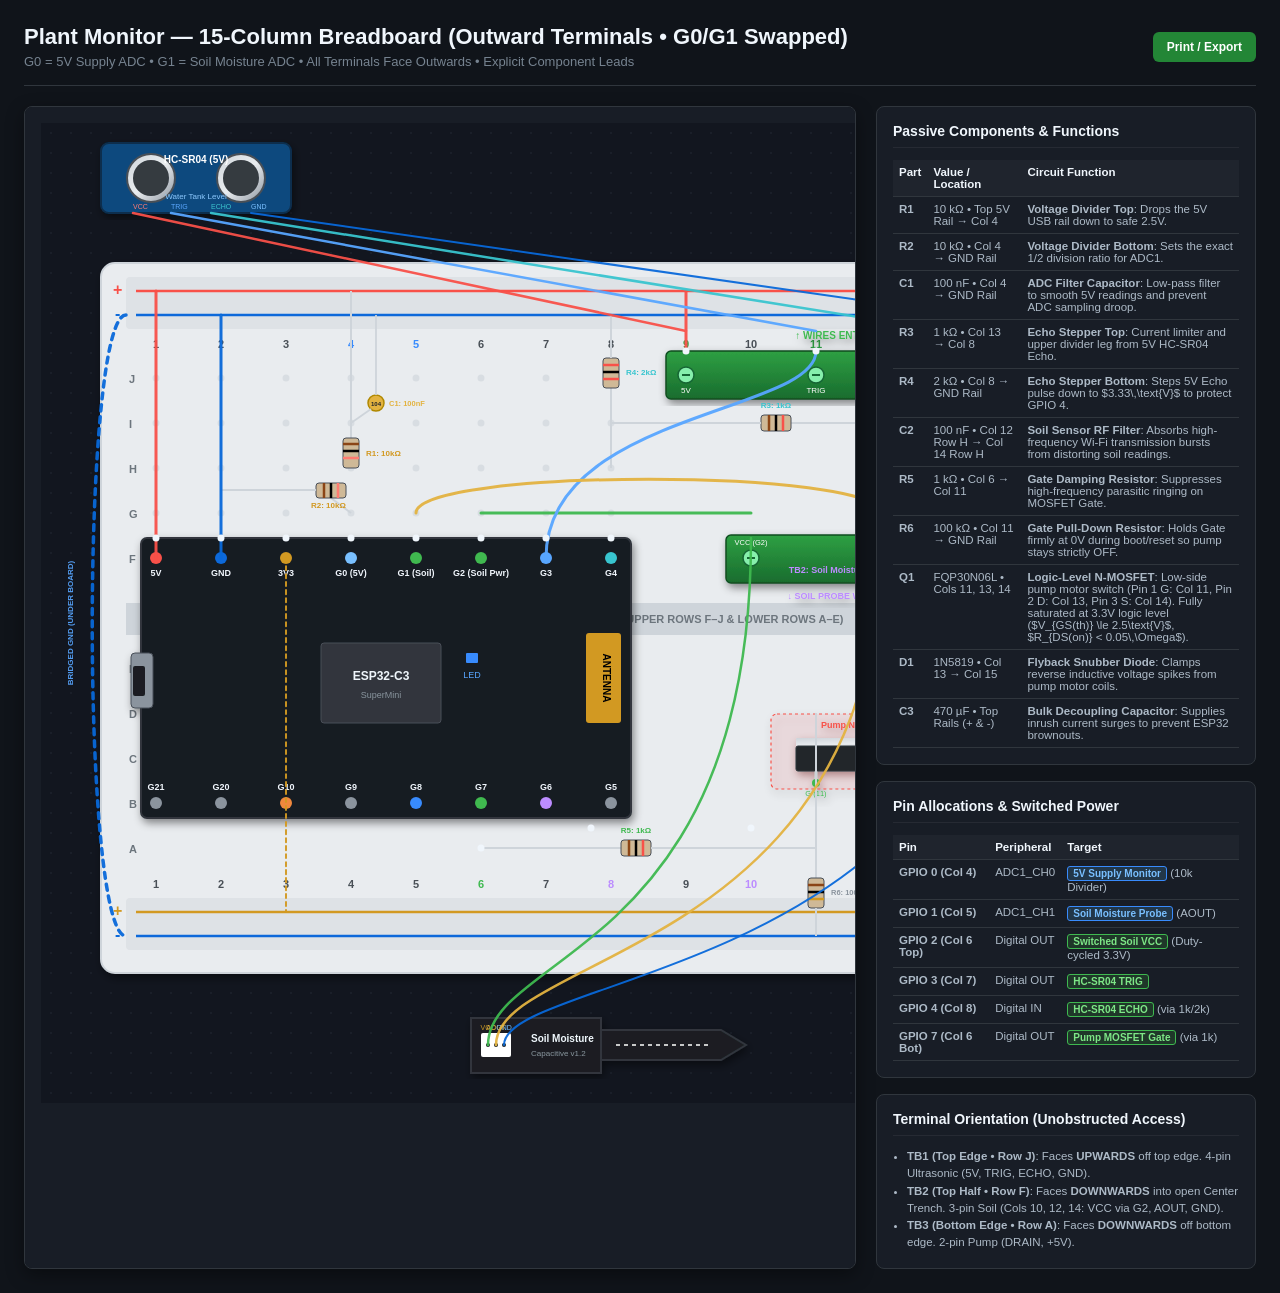
<file: circuit_diagram.v3_col11_gate.backup.html>
<!DOCTYPE html>
<html lang="en">
<head>
    <meta charset="UTF-8">
    <meta name="viewport" content="width=device-width, initial-scale=1.0">
    <title>Plant Monitor — 15-Column Mini Breadboard Circuit Diagram</title>
    <style>
        :root {
            --bg-color: #10141a;
            --card-bg: #181d26;
            --text-color: #adbac7;
            --heading-color: #f0f6fc;
            --border-color: #30363d;
            --accent-blue: #58a6ff;
            --accent-green: #3fb950;
            --accent-red: #f85149;
            --accent-purple: #bc8cff;
            --accent-yellow: #d29922;
            --accent-cyan: #39c5cf;
        }

        body {
            font-family: -apple-system, BlinkMacSystemFont, "Segoe UI", Roboto, Helvetica, Arial, sans-serif;
            background-color: var(--bg-color);
            color: var(--text-color);
            margin: 0;
            padding: 24px;
        }

        .header {
            max-width: 1340px;
            margin: 0 auto 20px auto;
            display: flex;
            justify-content: space-between;
            align-items: center;
            border-bottom: 1px solid var(--border-color);
            padding-bottom: 16px;
        }

        .header h1 {
            color: var(--heading-color);
            font-size: 22px;
            margin: 0;
        }

        .header p {
            margin: 4px 0 0 0;
            font-size: 13px;
            color: #768390;
        }

        .container {
            max-width: 1340px;
            margin: 0 auto;
            display: grid;
            grid-template-columns: 1fr 380px;
            gap: 20px;
        }

        .canvas-card {
            background-color: var(--card-bg);
            border: 1px solid var(--border-color);
            border-radius: 8px;
            padding: 16px;
            overflow: auto;
            box-shadow: 0 6px 18px rgba(0,0,0,0.4);
        }

        .sidebar {
            display: flex;
            flex-direction: column;
            gap: 16px;
        }

        .info-card {
            background-color: var(--card-bg);
            border: 1px solid var(--border-color);
            border-radius: 8px;
            padding: 16px;
            font-size: 13px;
        }

        .info-card h3 {
            color: var(--heading-color);
            margin-top: 0;
            margin-bottom: 12px;
            font-size: 14px;
            border-bottom: 1px solid rgba(255,255,255,0.06);
            padding-bottom: 8px;
        }

        .comp-table {
            width: 100%;
            border-collapse: collapse;
            font-size: 11.5px;
            margin-top: 4px;
        }

        .comp-table th, .comp-table td {
            padding: 6px 6px;
            text-align: left;
            border-bottom: 1px solid var(--border-color);
            vertical-align: top;
        }

        .comp-table th {
            color: var(--heading-color);
            background-color: rgba(255,255,255,0.03);
        }

        .badge {
            display: inline-block;
            padding: 1px 5px;
            border-radius: 3px;
            font-size: 10px;
            font-weight: 600;
        }
        .badge-adc { background-color: #223749; color: #79c0ff; border: 1px solid #388bfd; }
        .badge-dig { background-color: #1f3729; color: #7ee787; border: 1px solid #3fb950; }
        .badge-pwr { background-color: #3e1b1e; color: #ff7b72; border: 1px solid #f85149; }
        .badge-tb { background-color: #2e2640; color: #d2a8ff; border: 1px solid #bc8cff; }

        .btn-action {
            background:#238636;
            color:#ffffff;
            border:none;
            padding:8px 14px;
            border-radius:6px;
            cursor:pointer;
            font-weight:600;
            font-size:12px;
        }
        .btn-action:hover {
            background:#2ea043;
        }

        svg text {
            font-family: -apple-system, BlinkMacSystemFont, "Segoe UI", Roboto, sans-serif;
            user-select: none;
        }
    </style>
</head>
<body>
    <div class="header">
        <div>
            <h1>Plant Monitor — 15-Column Breadboard (Outward Terminals &bull; G0/G1 Swapped)</h1>
            <p>G0 = 5V Supply ADC &bull; G1 = Soil Moisture ADC &bull; All Terminals Face Outwards &bull; Explicit Component Leads</p>
        </div>
        <div>
            <button class="btn-action" onclick="window.print()">Print / Export</button>
        </div>
    </div>

    <div class="container">
        <!-- SVG Canvas Card -->
        <div class="canvas-card">
            <svg id="circuitSvg" width="1240" height="980" viewBox="0 0 1240 980" xmlns="http://www.w3.org/2000/svg">
                <defs>
                    <filter id="dropShadow" x="-10%" y="-10%" width="120%" height="120%">
                        <feDropShadow dx="2" dy="4" stdDeviation="4" flood-opacity="0.45"/>
                    </filter>
                    <linearGradient id="terminalGreen" x1="0%" y1="0%" x2="0%" y2="100%">
                        <stop offset="0%" stop-color="#2ea043"/>
                        <stop offset="100%" stop-color="#196c2e"/>
                    </linearGradient>
                    <linearGradient id="metalSilver" x1="0%" y1="0%" x2="100%" y2="100%">
                        <stop offset="0%" stop-color="#ced4da"/>
                        <stop offset="50%" stop-color="#e9ecef"/>
                        <stop offset="100%" stop-color="#8b949e"/>
                    </linearGradient>
                    <pattern id="gridDots" width="20" height="20" patternUnits="userSpaceOnUse">
                        <circle cx="10" cy="10" r="0.8" fill="#242b35" />
                    </pattern>
                </defs>

                <!-- Background -->
                <rect width="1240" height="980" fill="#12161f" />
                <rect width="1240" height="980" fill="url(#gridDots)" />

                <!-- ============================================================ -->
                <!-- 1. EXTERNAL DEVICES (SENSORS & MOTOR)                        -->
                <!-- ============================================================ -->

                <!-- HC-SR04 Ultrasonic (Top Left) -->
                <g transform="translate(60, 20)" filter="url(#dropShadow)">
                    <rect width="190" height="70" rx="8" fill="#104a7e" stroke="#0a2e4e" stroke-width="2"/>
                    <circle cx="50" cy="35" r="24" fill="url(#metalSilver)" stroke="#495057" stroke-width="2"/>
                    <circle cx="50" cy="35" r="18" fill="#343a40"/>
                    <circle cx="140" cy="35" r="24" fill="url(#metalSilver)" stroke="#495057" stroke-width="2"/>
                    <circle cx="140" cy="35" r="18" fill="#343a40"/>
                    <text x="95" y="20" fill="#ffffff" font-size="10" font-weight="bold" text-anchor="middle">HC-SR04 (5V)</text>
                    <text x="95" y="56" fill="#8bc9ff" font-size="8" text-anchor="middle">Water Tank Level</text>
                    <text x="32" y="66" fill="#ff7b72" font-size="7">VCC</text>
                    <text x="70" y="66" fill="#58a6ff" font-size="7">TRIG</text>
                    <text x="110" y="66" fill="#39c5cf" font-size="7">ECHO</text>
                    <text x="150" y="66" fill="#79c0ff" font-size="7">GND</text>
                </g>

                <!-- Capacitive Soil Moisture Probe (Bottom Left) -->
                <g transform="translate(430, 895)" filter="url(#dropShadow)">
                    <path d="M 0,0 L 130,0 L 130,55 L 0,55 Z" fill="#1b1f23" stroke="#30363d" stroke-width="2"/>
                    <path d="M 130,12 L 250,12 L 275,27 L 250,42 L 130,42 Z" fill="#1b1f23" stroke="#30363d" stroke-width="2"/>
                    <line x1="145" y1="27" x2="240" y2="27" stroke="#ffffff" stroke-width="1.5" stroke-dasharray="4"/>
                    <text x="60" y="24" fill="#f0f6fc" font-size="10" font-weight="bold">Soil Moisture</text>
                    <text x="60" y="38" fill="#8b949e" font-size="8">Capacitive v1.2</text>
                    <rect x="10" y="15" width="30" height="24" fill="#ffffff" rx="2"/>
                    <circle cx="17" cy="27" r="2" fill="#212529"/>
                    <circle cx="25" cy="27" r="2" fill="#212529"/>
                    <circle cx="33" cy="27" r="2" fill="#212529"/>
                    <text x="17" y="12" fill="#d29922" font-size="7" text-anchor="middle">VCC</text>
                    <text x="25" y="12" fill="#e3b341" font-size="7" text-anchor="middle">AOUT</text>
                    <text x="33" y="12" fill="#79c0ff" font-size="7" text-anchor="middle">GND</text>
                </g>

                <!-- Submersible DC Pump (Bottom Right - Flipped Left-to-Right) -->
                <g transform="translate(930, 895)" filter="url(#dropShadow)">
                    <rect x="20" y="8" width="100" height="60" rx="8" fill="#30363d" stroke="#484f58" stroke-width="2"/>
                    <!-- Inlet on left, Outlet nozzle on right -->
                    <rect x="0" y="30" width="22" height="16" fill="#8b949e"/>
                    <rect x="118" y="22" width="22" height="30" rx="3" fill="#ffb703"/>
                    <circle cx="70" cy="38" r="14" fill="#212529"/>
                    <text x="70" y="42" fill="#ffffff" font-size="9" font-weight="bold" text-anchor="middle">5V DC PUMP</text>
                    <!-- Terminals aligned directly with TB3 pins above: - on Left (Col 13), + on Right (Col 15) -->
                    <text x="40" y="22" fill="#8b949e" font-size="8">-</text>
                    <text x="100" y="22" fill="#ff7b72" font-size="8">+</text>
                </g>


                <!-- ============================================================ -->
                <!-- 2. MINI BREADBOARD (15 COLS + TOP & BOTTOM POWER RAILS)       -->
                <!-- ============================================================ -->
                <!-- Origin: x=60, y=140. Width: 1120px, Height: 710px -->
                <g transform="translate(60, 140)" filter="url(#dropShadow)">
                    <!-- Board base -->
                    <rect width="1120" height="710" rx="14" fill="#e9ecef" stroke="#ced4da" stroke-width="2"/>

                    <!-- Top Power Rails -->
                    <rect x="25" y="14" width="1070" height="52" fill="#dee2e6" rx="4"/>
                    <line x1="35" y1="28" x2="1085" y2="28" stroke="#f85149" stroke-width="2.5"/> <!-- +5V Bus -->
                    <line x1="35" y1="52" x2="1085" y2="52" stroke="#0969da" stroke-width="2.5"/> <!-- GND Bus -->
                    <text x="12" y="32" fill="#f85149" font-size="16" font-weight="bold">+</text>
                    <text x="14" y="56" fill="#0969da" font-size="16" font-weight="bold">-</text>
                    <text x="1075" y="25" fill="#f85149" font-size="10" font-weight="bold">+5V (USB)</text>
                    <text x="1075" y="60" fill="#0969da" font-size="10" font-weight="bold">GND</text>

                    <!-- Center Divider Trench -->
                    <rect x="25" y="340" width="1070" height="32" fill="#ced4da"/>
                    <text x="560" y="360" fill="#6c757d" font-size="11" font-weight="bold" text-anchor="middle">CENTER TRENCH (DIVIDES UPPER ROWS F–J &amp; LOWER ROWS A–E)</text>

                    <!-- Bottom Power Rails -->
                    <rect x="25" y="635" width="1070" height="52" fill="#dee2e6" rx="4"/>
                    <line x1="35" y1="649" x2="1085" y2="649" stroke="#d29922" stroke-width="2.5"/> <!-- +3.3V Bus -->
                    <line x1="35" y1="673" x2="1085" y2="673" stroke="#0969da" stroke-width="2.5"/> <!-- GND Bus -->
                    <text x="12" y="653" fill="#d29922" font-size="16" font-weight="bold">+</text>
                    <text x="14" y="677" fill="#0969da" font-size="16" font-weight="bold">-</text>
                    <text x="1070" y="646" fill="#d29922" font-size="10" font-weight="bold">+3.3V System</text>
                    <text x="1070" y="681" fill="#0969da" font-size="10" font-weight="bold">GND (Bridged)</text>

                    <!-- Columns 1 to 15 Coordinates (Spacing: ~66px per column) -->
                    <!-- Cols: 55, 120, 185, 250, 315, 380, 445, 510, 585, 650, 715, 780, 845, 910, 975 -->
                    <g font-size="11" fill="#495057" font-weight="bold" text-anchor="middle">
                        <text x="55" y="85">1</text>   <text x="120" y="85">2</text>  <text x="185" y="85">3</text>  <text x="250" y="85" fill="#388bfd">4</text>
                        <text x="315" y="85" fill="#388bfd">5</text>  <text x="380" y="85">6</text>  <text x="445" y="85">7</text>  <text x="510" y="85">8</text>
                        <text x="585" y="85" fill="#2ea043">9</text>  <text x="650" y="85">10</text> <text x="715" y="85" fill="#2ea043">11</text>
                        <text x="780" y="85">12</text> <text x="845" y="85" fill="#2ea043">13</text> <text x="910" y="85">14</text>
                        <text x="975" y="85" fill="#2ea043">15</text>

                        <text x="55" y="625">1</text>   <text x="120" y="625">2</text>  <text x="185" y="625">3</text>  <text x="250" y="625">4</text>
                        <text x="315" y="625">5</text>  <text x="380" y="625" fill="#3fb950">6</text>  <text x="445" y="625">7</text>  <text x="510" y="625" fill="#bc8cff">8</text>
                        <text x="585" y="625">9</text>  <text x="650" y="625" fill="#bc8cff">10</text> <text x="715" y="625">11</text>
                        <text x="780" y="625" fill="#bc8cff">12</text> <text x="845" y="625" fill="#f85149">13</text> <text x="910" y="625">14</text>
                        <text x="975" y="625" fill="#f85149">15</text>
                    </g>

                    <!-- Row Letters (J down to F on top, E down to A on bottom) -->
                    <!-- Y Top: J=115, I=160, H=205, G=250, F=295 -->
                    <!-- Y Bottom: E=405, D=450, C=495, B=540, A=585 -->
                    <g font-size="11" fill="#6c757d" font-weight="bold">
                        <text x="28" y="120">J</text> <text x="28" y="165">I</text> <text x="28" y="210">H</text> <text x="28" y="255">G</text> <text x="28" y="300">F</text>
                        <text x="28" y="410">E</text> <text x="28" y="455">D</text> <text x="28" y="500">C</text> <text x="28" y="545">B</text> <text x="28" y="590">A</text>
                    </g>

                    <!-- Background Tie Point Holes (Circles for realism) -->
                    <g fill="#ced4da" opacity="0.6">
                        <!-- Top holes (Cols 1 to 15, Rows J down to F) -->
                        <circle cx="55" cy="115" r="3.5"/><circle cx="55" cy="160" r="3.5"/><circle cx="55" cy="205" r="3.5"/><circle cx="55" cy="250" r="3.5"/><circle cx="55" cy="295" r="3.5"/>
                        <circle cx="120" cy="115" r="3.5"/><circle cx="120" cy="160" r="3.5"/><circle cx="120" cy="205" r="3.5"/><circle cx="120" cy="250" r="3.5"/><circle cx="120" cy="295" r="3.5"/>
                        <circle cx="185" cy="115" r="3.5"/><circle cx="185" cy="160" r="3.5"/><circle cx="185" cy="205" r="3.5"/><circle cx="185" cy="250" r="3.5"/><circle cx="185" cy="295" r="3.5"/>
                        <circle cx="250" cy="115" r="3.5"/><circle cx="250" cy="160" r="3.5"/><circle cx="250" cy="205" r="3.5"/><circle cx="250" cy="250" r="3.5"/><circle cx="250" cy="295" r="3.5"/>
                        <circle cx="315" cy="115" r="3.5"/><circle cx="315" cy="160" r="3.5"/><circle cx="315" cy="205" r="3.5"/><circle cx="315" cy="250" r="3.5"/><circle cx="315" cy="295" r="3.5"/>
                        <circle cx="380" cy="115" r="3.5"/><circle cx="380" cy="160" r="3.5"/><circle cx="380" cy="205" r="3.5"/><circle cx="380" cy="250" r="3.5"/><circle cx="380" cy="295" r="3.5"/>
                        <circle cx="445" cy="115" r="3.5"/><circle cx="445" cy="160" r="3.5"/><circle cx="445" cy="205" r="3.5"/><circle cx="445" cy="250" r="3.5"/><circle cx="445" cy="295" r="3.5"/>
                        <circle cx="510" cy="115" r="3.5"/><circle cx="510" cy="160" r="3.5"/><circle cx="510" cy="205" r="3.5"/><circle cx="510" cy="250" r="3.5"/><circle cx="510" cy="295" r="3.5"/>
                    </g>


                    <!-- ==================== ESP32-C3 SUPERMINI (COLS 1-8) ==================== -->
                    <!-- Sits across Row F (y=295) and Row B (y=540) -->
                    <g transform="translate(40, 275)" filter="url(#dropShadow)">
                        <rect width="490" height="280" rx="6" fill="#161b22" stroke="#30363d" stroke-width="2"/>
                        <!-- USB-C Port -->
                        <rect x="-10" y="115" width="22" height="55" rx="4" fill="#8b949e" stroke="#484f58"/>
                        <rect x="-8" y="128" width="12" height="30" rx="2" fill="#1b1f23"/>
                        <!-- Antenna -->
                        <rect x="445" y="95" width="35" height="90" rx="3" fill="#d29922"/>
                        <text x="462" y="140" fill="#000000" font-size="10" font-weight="bold" transform="rotate(90 462 140)" text-anchor="middle">ANTENNA</text>
                        <!-- Shield -->
                        <rect x="180" y="105" width="120" height="80" rx="3" fill="#30363d" stroke="#484f58"/>
                        <text x="240" y="142" fill="#f0f6fc" font-size="12" font-weight="bold" text-anchor="middle">ESP32-C3</text>
                        <text x="240" y="160" fill="#8b949e" font-size="9" text-anchor="middle">SuperMini</text>
                        <rect x="325" y="115" width="12" height="10" fill="#388bfd" rx="1"/>
                        <text x="331" y="140" fill="#58a6ff" font-size="9" text-anchor="middle">LED</text>

                        <!-- Top Header Pins in Row F (Cols 1 to 8) -->
                        <g font-size="9" font-weight="bold" fill="#f0f6fc">
                            <!-- Col 1: 5V -->
                            <circle cx="15" cy="20" r="6" fill="#f85149"/><text x="15" y="38" text-anchor="middle">5V</text>
                            <!-- Col 2: GND -->
                            <circle cx="80" cy="20" r="6" fill="#0969da"/><text x="80" y="38" text-anchor="middle">GND</text>
                            <!-- Col 3: 3V3 -->
                            <circle cx="145" cy="20" r="6" fill="#d29922"/><text x="145" y="38" text-anchor="middle">3V3</text>
                            <!-- Col 4: GPIO 0 (NOW 5V SUPPLY ADC) -->
                            <circle cx="210" cy="20" r="6" fill="#79c0ff"/><text x="210" y="38" text-anchor="middle">G0 (5V)</text>
                            <!-- Col 5: GPIO 1 (NOW SOIL MOISTURE ADC) -->
                            <circle cx="275" cy="20" r="6" fill="#3fb950"/><text x="275" y="38" text-anchor="middle">G1 (Soil)</text>
                            <!-- Col 6: GPIO 2 (Switched Soil VCC Power) -->
                            <circle cx="340" cy="20" r="6" fill="#3fb950"/><text x="340" y="38" text-anchor="middle">G2 (Soil Pwr)</text>
                            <!-- Col 7: GPIO 3 (TRIG) -->
                            <circle cx="405" cy="20" r="6" fill="#58a6ff"/><text x="405" y="38" text-anchor="middle">G3</text>
                            <!-- Col 8: GPIO 4 (ECHO) -->
                            <circle cx="470" cy="20" r="6" fill="#39c5cf"/><text x="470" y="38" text-anchor="middle">G4</text>
                        </g>

                        <!-- Bottom Header Pins in Row B (Cols 1 to 8) -->
                        <g font-size="9" font-weight="bold" fill="#f0f6fc">
                            <circle cx="15" cy="265" r="6" fill="#8b949e"/><text x="15" y="252" text-anchor="middle">G21</text>
                            <circle cx="80" cy="265" r="6" fill="#8b949e"/><text x="80" y="252" text-anchor="middle">G20</text>
                            <circle cx="145" cy="265" r="6" fill="#f0883e"/><text x="145" y="252" text-anchor="middle">G10</text>
                            <circle cx="210" cy="265" r="6" fill="#8b949e"/><text x="210" y="252" text-anchor="middle">G9</text>
                            <circle cx="275" cy="265" r="6" fill="#388bfd"/><text x="275" y="252" text-anchor="middle">G8</text>
                            <!-- Col 6: GPIO 7 (PUMP GATE) -->
                            <circle cx="340" cy="265" r="6" fill="#3fb950"/><text x="340" y="252" text-anchor="middle">G7</text>
                            <circle cx="405" cy="265" r="6" fill="#bc8cff"/><text x="405" y="252" text-anchor="middle">G6</text>
                            <circle cx="470" cy="265" r="6" fill="#8b949e"/><text x="470" y="252" text-anchor="middle">G5</text>
                        </g>
                    </g>


                    <!-- ============================================================ -->
                    <!-- 3. TERMINAL BLOCKS (ALL FACING OUTWARDS OFF THE EDGES!)      -->
                    <!-- ============================================================ -->

                    <!-- [TB1] ULTRASONIC 4-PIN (ROW J &bull; COLS 9, 11, 13, 15) -->
                    <!-- Wire entries and screws face UPWARDS (Outwards off top edge) -->
                    <g transform="translate(565, 88)" filter="url(#dropShadow)">
                        <rect width="430" height="48" rx="5" fill="url(#terminalGreen)" stroke="#114e21" stroke-width="1.5"/>
                        <!-- Arrow indicator showing wire entry direction -->
                        <polygon points="215,-8 210,-2 220,-2" fill="#3fb950"/>
                        <text x="215" y="-12" fill="#3fb950" font-size="10" font-weight="bold" text-anchor="middle">&uarr; WIRES ENTER FROM TOP EDGE &uarr;</text>
                        <!-- Screws at Col 9 (x=20), Col 11 (x=150), Col 13 (x=280), Col 15 (x=410) -->
                        <circle cx="20" cy="24" r="8" fill="#86efac" stroke="#166534" stroke-width="1.5"/>
                        <circle cx="150" cy="24" r="8" fill="#86efac" stroke="#166534" stroke-width="1.5"/>
                        <circle cx="280" cy="24" r="8" fill="#86efac" stroke="#166534" stroke-width="1.5"/>
                        <circle cx="410" cy="24" r="8" fill="#86efac" stroke="#166534" stroke-width="1.5"/>
                        <line x1="16" y1="24" x2="24" y2="24" stroke="#166534" stroke-width="2"/>
                        <line x1="146" y1="24" x2="154" y2="24" stroke="#166534" stroke-width="2"/>
                        <line x1="276" y1="24" x2="284" y2="24" stroke="#166534" stroke-width="2"/>
                        <line x1="406" y1="24" x2="414" y2="24" stroke="#166534" stroke-width="2"/>
                        <text x="20" y="42" fill="#ffffff" font-size="8" text-anchor="middle">5V</text>
                        <text x="150" y="42" fill="#ffffff" font-size="8" text-anchor="middle">TRIG</text>
                        <text x="280" y="42" fill="#ffffff" font-size="8" text-anchor="middle">ECHO</text>
                        <text x="410" y="42" fill="#ffffff" font-size="8" text-anchor="middle">GND</text>
                    </g>

                    <!-- [TB2] SOIL SENSOR 3-PIN (ROW F &bull; COLS 10, 12, 14) -->
                    <!-- Wire entries and screws face DOWNWARDS (into open center trench) -->
                    <g transform="translate(625, 272)" filter="url(#dropShadow)">
                        <rect width="310" height="48" rx="5" fill="url(#terminalGreen)" stroke="#114e21" stroke-width="1.5"/>
                        <!-- Arrow indicator -->
                        <polygon points="155,54 150,48 160,48" fill="#bc8cff"/>
                        <text x="155" y="64" fill="#bc8cff" font-size="9" font-weight="bold" text-anchor="middle">&darr; SOIL PROBE WIRES (CENTER TRENCH) &darr;</text>
                        <!-- Screws at Col 10 (x=25), Col 12 (x=155), Col 14 (x=285) -->
                        <circle cx="25" cy="23" r="8" fill="#86efac" stroke="#166534" stroke-width="1.5"/>
                        <circle cx="155" cy="23" r="8" fill="#86efac" stroke="#166534" stroke-width="1.5"/>
                        <circle cx="285" cy="23" r="8" fill="#86efac" stroke="#166534" stroke-width="1.5"/>
                        <line x1="21" y1="23" x2="29" y2="23" stroke="#166534" stroke-width="2"/>
                        <line x1="151" y1="23" x2="159" y2="23" stroke="#166534" stroke-width="2"/>
                        <line x1="281" y1="23" x2="289" y2="23" stroke="#166534" stroke-width="2"/>
                        <text x="25" y="10" fill="#ffffff" font-size="7.5" text-anchor="middle">VCC (G2)</text>
                        <text x="155" y="10" fill="#ffffff" font-size="8" text-anchor="middle">AOUT</text>
                        <text x="285" y="10" fill="#ffffff" font-size="8" text-anchor="middle">GND</text>
                        <text x="155" y="38" fill="#bc8cff" font-size="9" font-weight="bold" text-anchor="middle">TB2: Soil Moisture (Row F &bull; Cols 10, 12, 14)</text>
                    </g>

                    <!-- [TB3] PUMP MOTOR 2-PIN (ROW A &bull; COLS 13, 15) -->
                    <!-- Wire entries and screws face DOWNWARDS (Outwards off bottom edge) -->
                    <g transform="translate(825, 565)" filter="url(#dropShadow)">
                        <rect width="170" height="48" rx="5" fill="url(#terminalGreen)" stroke="#114e21" stroke-width="1.5"/>
                        <polygon points="85,58 80,52 90,52" fill="#f85149"/>
                        <text x="85" y="68" fill="#f85149" font-size="9.5" font-weight="bold" text-anchor="middle">&darr; MOTOR WIRES &darr;</text>
                        <!-- Screws at Col 13 (x=20), Col 15 (x=150) -->
                        <circle cx="20" cy="24" r="8" fill="#86efac" stroke="#166534" stroke-width="1.5"/>
                        <circle cx="150" cy="24" r="8" fill="#86efac" stroke="#166534" stroke-width="1.5"/>
                        <line x1="16" y1="24" x2="24" y2="24" stroke="#166534" stroke-width="2"/>
                        <line x1="146" y1="24" x2="154" y2="24" stroke="#166534" stroke-width="2"/>
                        <text x="20" y="10" fill="#ffffff" font-size="7.5" text-anchor="middle">DRAIN</text>
                        <text x="150" y="10" fill="#ffffff" font-size="7.5" text-anchor="middle">+5V</text>
                        <text x="85" y="38" fill="#f85149" font-size="9" font-weight="bold" text-anchor="middle">TB3: Pump (Cols 13, 15)</text>
                    </g>


                    <!-- ============================================================ -->
                    <!-- 4. PUMP MOSFET (TO-220 &bull; ROWS C–D &bull; COLS 11, 13, 14) -->
                    <!-- ============================================================ -->
                    <g transform="translate(680, 465)" filter="url(#dropShadow)">
                        <rect x="-10" y="-14" width="260" height="75" rx="6" fill="rgba(248, 81, 73, 0.08)" stroke="#f85149" stroke-width="1.2" stroke-dasharray="3"/>
                        <text x="120" y="0" fill="#f85149" font-size="9" font-weight="bold" text-anchor="middle">Pump N-FET FQP30N06L (Rows C–D)</text>
                        <!-- Heatsink Tab -->
                        <rect x="15" y="10" width="210" height="8" fill="url(#metalSilver)" rx="1"/>
                        <!-- Black Body -->
                        <rect x="15" y="18" width="210" height="25" fill="#212529" stroke="#30363d" rx="2"/>
                        <text x="120" y="35" fill="#ffffff" font-size="9" font-weight="bold" text-anchor="middle">FQP30N06L</text>
                        <!-- Metal Leads extending into Breadboard Holes: Col 11 (x=35), Col 13 (x=165), Col 14 (x=230) -->
                        <line x1="35" y1="43" x2="35" y2="55" stroke="#ced4da" stroke-width="2.5"/>
                        <line x1="165" y1="43" x2="165" y2="55" stroke="#ced4da" stroke-width="2.5"/>
                        <line x1="230" y1="43" x2="230" y2="55" stroke="#ced4da" stroke-width="2.5"/>
                        <circle cx="35" cy="55" r="4" fill="#3fb950"/> <!-- Gate pin in Col 11 -->
                        <circle cx="165" cy="55" r="4" fill="#484f58"/> <!-- Drain pin in Col 13 (Direct share with TB3!) -->
                        <circle cx="230" cy="55" r="4" fill="#0969da"/> <!-- Source pin in Col 14 -->
                        <text x="35" y="68" fill="#3fb950" font-size="7.5" text-anchor="middle">G (11)</text>
                        <text x="165" y="68" fill="#adbac7" font-size="7.5" text-anchor="middle">D (13)</text>
                        <text x="230" y="68" fill="#0969da" font-size="7.5" text-anchor="middle">S (14)</text>
                    </g>


                    <!-- ============================================================ -->
                    <!-- 5. PASSIVE COMPONENTS WITH EXPLICIT PHYSICAL LEADS           -->
                    <!-- ============================================================ -->

                    <!-- [R1] 10kΩ SUPPLY DIVIDER TOP (Top 5V Rail &rarr; Col 4 Row H) -->
                    <g id="comp_R1">
                        <!-- Upper lead from Top (+) 5V Rail (y=28) to resistor body -->
                        <line x1="250" y1="28" x2="250" y2="175" stroke="#ced4da" stroke-width="2"/>
                        <!-- Resistor Body centered at x=250, y=190 -->
                        <rect x="242" y="175" width="16" height="30" rx="3" fill="#cfb997" stroke="#484f58"/>
                        <!-- Color bands: Brown, Black, Orange -->
                        <line x1="242" y1="181" x2="258" y2="181" stroke="#8b4513" stroke-width="2.5"/>
                        <line x1="242" y1="188" x2="258" y2="188" stroke="#000000" stroke-width="2.5"/>
                        <line x1="242" y1="195" x2="258" y2="195" stroke="#ff7b72" stroke-width="2.5"/>
                        <!-- Lower lead into Col 4 Row H (y=205) -->
                        <line x1="250" y1="205" x2="250" y2="205" stroke="#ced4da" stroke-width="2"/>
                        <text x="265" y="193" fill="#d29922" font-size="8" font-weight="bold">R1: 10kΩ</text>
                    </g>

                    <!-- [R2] 10kΩ SUPPLY DIVIDER BOTTOM (Col 4 Row G &rarr; Top (-) GND Rail) -->
                    <g id="comp_R2">
                        <!-- Lead from Col 4 Row G (y=250) up to resistor body -->
                        <line x1="250" y1="250" x2="230" y2="235" stroke="#ced4da" stroke-width="2"/>
                        <rect x="215" y="220" width="30" height="15" rx="3" fill="#cfb997" stroke="#484f58"/>
                        <line x1="223" y1="220" x2="223" y2="235" stroke="#8b4513" stroke-width="2.5"/>
                        <line x1="230" y1="220" x2="230" y2="235" stroke="#000000" stroke-width="2.5"/>
                        <line x1="237" y1="220" x2="237" y2="235" stroke="#ff7b72" stroke-width="2.5"/>
                        <!-- Lead up to Top (-) GND Rail (y=52) at Col 2 -->
                        <path d="M 215,227 L 120,227 L 120,52" fill="none" stroke="#ced4da" stroke-width="2"/>
                        <text x="210" y="245" fill="#d29922" font-size="8" font-weight="bold">R2: 10kΩ</text>
                    </g>

                    <!-- [C1] 100nF SUPPLY ADC FILTER CAP (Col 4 Row I &rarr; Top (-) GND Rail) -->
                    <g id="comp_C1">
                        <!-- Ceramic disc centered at x=275, y=140 -->
                        <circle cx="275" cy="140" r="8" fill="#e3b341" stroke="#b08800" stroke-width="1.5"/>
                        <text x="275" y="143" fill="#212529" font-size="6" font-weight="bold" text-anchor="middle">104</text>
                        <!-- Leg 1 into Col 4 Row I (x=250, y=160) -->
                        <line x1="270" y1="146" x2="250" y2="160" stroke="#ced4da" stroke-width="1.8"/>
                        <!-- Leg 2 into Top (-) GND Rail at x=275, y=52 -->
                        <line x1="275" y1="132" x2="275" y2="52" stroke="#ced4da" stroke-width="1.8"/>
                        <text x="288" y="143" fill="#e3b341" font-size="7.5" font-weight="bold">C1: 100nF</text>
                    </g>

                    <!-- [R3] 1kΩ ECHO STEPPER TOP (Col 13 Row I &rarr; Col 8 Row I) -->
                    <g id="comp_R3">
                        <!-- Resistor Body at x=675, y=160 -->
                        <line x1="845" y1="160" x2="690" y2="160" stroke="#ced4da" stroke-width="2"/>
                        <rect x="660" y="152" width="30" height="16" rx="3" fill="#cfb997" stroke="#484f58"/>
                        <!-- Bands: Brown, Black, Red -->
                        <line x1="668" y1="152" x2="668" y2="168" stroke="#8b4513" stroke-width="2.5"/>
                        <line x1="675" y1="152" x2="675" y2="168" stroke="#000000" stroke-width="2.5"/>
                        <line x1="682" y1="152" x2="682" y2="168" stroke="#f85149" stroke-width="2.5"/>
                        <line x1="660" y1="160" x2="510" y2="160" stroke="#ced4da" stroke-width="2"/>
                        <text x="675" y="145" fill="#39c5cf" font-size="8" font-weight="bold" text-anchor="middle">R3: 1kΩ</text>
                    </g>

                    <!-- [R4] 2kΩ ECHO STEPPER BOTTOM (Col 8 Row H &rarr; Top (-) GND Rail) -->
                    <g id="comp_R4">
                        <line x1="510" y1="205" x2="510" y2="125" stroke="#ced4da" stroke-width="2"/>
                        <rect x="502" y="95" width="16" height="30" rx="3" fill="#cfb997" stroke="#484f58"/>
                        <!-- Bands: Red, Black, Red -->
                        <line x1="502" y1="102" x2="518" y2="102" stroke="#f85149" stroke-width="2.5"/>
                        <line x1="502" y1="109" x2="518" y2="109" stroke="#000000" stroke-width="2.5"/>
                        <line x1="502" y1="116" x2="518" y2="116" stroke="#f85149" stroke-width="2.5"/>
                        <!-- Lead to Top GND Rail (y=52) -->
                        <line x1="510" y1="95" x2="510" y2="52" stroke="#ced4da" stroke-width="2"/>
                        <text x="525" y="112" fill="#39c5cf" font-size="8" font-weight="bold">R4: 2kΩ</text>
                    </g>

                    <!-- [C2] 100nF SOIL SENSOR RF FILTER (Col 12 Row H &rarr; Col 14 Row H) -->
                    <g id="comp_C2">
                        <circle cx="845" cy="205" r="8" fill="#e3b341" stroke="#b08800" stroke-width="1.5"/>
                        <text x="845" y="208" fill="#212529" font-size="6" font-weight="bold" text-anchor="middle">104</text>
                        <!-- Leg 1 into Col 12 Row H (x=780, y=205) -->
                        <line x1="837" y1="205" x2="780" y2="205" stroke="#ced4da" stroke-width="1.8"/>
                        <!-- Leg 2 into Col 14 Row H (x=910, y=205) -->
                        <line x1="853" y1="205" x2="910" y2="205" stroke="#ced4da" stroke-width="1.8"/>
                        <text x="845" y="192" fill="#bc8cff" font-size="8" font-weight="bold" text-anchor="middle">C2: 100nF</text>
                    </g>

                    <!-- [D1] 1N5819 SCHOTTKY FLYBACK DIODE (Col 13 Row B &rarr; Col 15 Row B) -->
                    <g id="comp_D1">
                        <!-- Cylindrical body centered at x=910, y=540 -->
                        <line x1="845" y1="540" x2="895" y2="540" stroke="#ced4da" stroke-width="2"/>
                        <rect x="895" y="533" width="30" height="14" rx="2" fill="#212529" stroke="#484f58"/>
                        <!-- Silver Cathode band at Right (Col 15 / +5V side) -->
                        <rect x="918" y="533" width="7" height="14" fill="url(#metalSilver)"/>
                        <line x1="925" y1="540" x2="975" y2="540" stroke="#ced4da" stroke-width="2"/>
                        <text x="910" y="525" fill="#f85149" font-size="8" font-weight="bold" text-anchor="middle">D1: 1N5819</text>
                    </g>

                    <!-- [R5] 1kΩ PUMP GATE DAMPING (Col 6 Row A &rarr; Col 11 Row C) -->
                    <g id="comp_R5">
                        <line x1="380" y1="585" x2="520" y2="585" stroke="#ced4da" stroke-width="2"/>
                        <rect x="520" y="577" width="30" height="16" rx="3" fill="#cfb997" stroke="#484f58"/>
                        <line x1="528" y1="577" x2="528" y2="593" stroke="#8b4513" stroke-width="2.5"/>
                        <line x1="535" y1="577" x2="535" y2="593" stroke="#000000" stroke-width="2.5"/>
                        <line x1="542" y1="577" x2="542" y2="593" stroke="#f85149" stroke-width="2.5"/>
                        <!-- Lead to Col 11 Row C (x=715, y=495) -->
                        <path d="M 550,585 L 715,585 L 715,495" fill="none" stroke="#ced4da" stroke-width="2"/>
                        <text x="535" y="570" fill="#3fb950" font-size="8" font-weight="bold" text-anchor="middle">R5: 1kΩ</text>
                    </g>

                    <!-- [R6] 100kΩ PUMP GATE PULL-DOWN (Col 11 Row D &rarr; Bottom (-) GND Rail) -->
                    <g id="comp_R6">
                        <line x1="715" y1="450" x2="715" y2="615" stroke="#ced4da" stroke-width="2"/>
                        <rect x="707" y="615" width="16" height="30" rx="3" fill="#cfb997" stroke="#484f58"/>
                        <!-- Bands: Brown, Black, Yellow -->
                        <line x1="707" y1="622" x2="723" y2="622" stroke="#8b4513" stroke-width="2.5"/>
                        <line x1="707" y1="629" x2="723" y2="629" stroke="#000000" stroke-width="2.5"/>
                        <line x1="707" y1="636" x2="723" y2="636" stroke="#d29922" stroke-width="2.5"/>
                        <!-- Lead to Bottom (-) GND Rail (y=673) -->
                        <line x1="715" y1="645" x2="715" y2="673" stroke="#ced4da" stroke-width="2"/>
                        <text x="730" y="632" fill="#8b949e" font-size="7.5" font-weight="bold">R6: 100kΩ</text>
                    </g>

                    <!-- [C3] 470µF BULK MOTOR CAPACITOR (Top Rails +5V &amp; GND at Col 15) -->
                    <g id="comp_C3">
                        <circle cx="1035" cy="40" r="14" fill="#1f2430" stroke="#f85149" stroke-width="2"/>
                        <rect x="1023" y="37" width="6" height="6" fill="#adb5bd"/>
                        <text x="1055" y="44" fill="#f85149" font-size="8.5" font-weight="bold">C3: 470µF</text>
                        <!-- Physical leads into +5V rail (y=28) and GND rail (y=52) -->
                        <line x1="1035" y1="26" x2="1035" y2="28" stroke="#ced4da" stroke-width="2.5"/>
                        <line x1="1035" y1="54" x2="1035" y2="52" stroke="#ced4da" stroke-width="2.5"/>
                    </g>
                </g>

                <!-- ============================================================ -->
                <!-- 6. PHYSICAL WIRE JUMPERS                                     -->
                <!-- ============================================================ -->
                <g fill="none" stroke-linecap="round" stroke-linejoin="round" opacity="0.95">

                    <!-- [A] +5V POWER JUMPERS (RED) -->
                    <!-- ESP32 Col 1 Top (y=295) &rarr; Top 5V Rail (y=28) -->
                    <path d="M 115,435 L 115,168" stroke="#f85149" stroke-width="3"/>
                    <!-- Top 5V Rail &rarr; TB1 Pin 1 (Col 9 at x=645, y=228) -->
                    <path d="M 645,168 L 645,228" stroke="#f85149" stroke-width="3"/>
                    <path d="M 645,208 L 92,90" stroke="#f85149" stroke-width="2.5"/> <!-- To sensor -->
                    <!-- Top 5V Rail &rarr; TB3 Pin 2 (Col 15 at x=1035, y=705) -->
                    <path d="M 1035,168 C 1035,360 1035,580 1035,705" stroke="#f85149" stroke-width="3"/>
                    <path d="M 1035,725 L 1030,903" stroke="#f85149" stroke-width="3"/> <!-- To pump (+) -->

                    <!-- [B] SWITCHED SOIL SENSOR POWER (GREEN / DUTY-CYCLED via GPIO 2) -->
                    <!-- ESP32 Col 6 Top (GPIO 2 at Col 6 Row G: x=440, y=390) &rarr; TB2 Pin 1 (Col 10 Row G: x=710, y=390) -->
                    <path d="M 440,390 L 710,390" stroke="#3fb950" stroke-width="3"/>
                    <!-- TB2 Pin 1 (x=710, y=415) &rarr; Soil VCC probe cable -->
                    <path d="M 710,415 C 710,830 447,830 447,922" stroke="#3fb950" stroke-width="2.5"/>
                    <!-- ESP32 Col 3 Top (3V3 at x=245) &rarr; Bottom 3.3V Rail (y=789) (Aux 3.3V) -->
                    <path d="M 245,435 C 245,740 245,740 245,789" stroke="#d29922" stroke-width="2" stroke-dasharray="4"/>

                    <!-- [C] COMMON GROUND JUMPERS (BLUE) -->
                    <!-- ESP32 Col 2 Top &rarr; Top GND Rail -->
                    <path d="M 180,435 L 180,192" stroke="#0969da" stroke-width="3"/>
                    <!-- Top GND Rail to Bottom GND Rail (Bridged under board) -->
                    <path d="M 85,192 C 40,192 40,813 85,813" stroke="#0969da" stroke-width="3.5" stroke-dasharray="6"/>
                    <text x="32" y="500" fill="#58a6ff" font-size="8" font-weight="bold" transform="rotate(-90 32 500)" text-anchor="middle">BRIDGED GND (UNDER BOARD)</text>
                    <!-- Top GND &rarr; TB1 Pin 4 (Col 15 at x=1035, y=228) -->
                    <path d="M 1035,192 L 1035,228" stroke="#0969da" stroke-width="2.5"/>
                    <path d="M 1035,208 L 210,90" stroke="#0969da" stroke-width="2"/>
                    <!-- Top GND &rarr; TB2 Pin 3 (Col 14 at x=970, y=390) -->
                    <path d="M 970,192 L 970,390" stroke="#0969da" stroke-width="2.5"/>
                    <!-- TB2 Pin 3 &rarr; Soil probe GND cable -->
                    <path d="M 970,415 C 970,850 463,850 463,922" stroke="#0969da" stroke-width="2"/>
                    <!-- MOSFET Source (Col 14 at x=970, y=535) &rarr; Bottom GND Rail -->
                    <path d="M 970,535 L 970,813" stroke="#0969da" stroke-width="3.5"/>

                    <!-- [D] TRIG SIGNAL (BLUE) -->
                    <!-- ESP32 Col 7 Top (G3 at x=505) &rarr; TB1 Pin 2 (Col 11 at x=775) -->
                    <path d="M 505,435 C 505,290 775,290 775,228" stroke="#58a6ff" stroke-width="3"/>
                    <path d="M 775,208 L 130,90" stroke="#58a6ff" stroke-width="2.5"/>

                    <!-- [E] ECHO SIGNAL (CYAN) -->
                    <!-- HC-SR04 ECHO &rarr; TB1 Pin 3 (Col 13 at x=905, y=208) -->
                    <path d="M 170,90 L 905,208" stroke="#39c5cf" stroke-width="2.5"/>

                    <!-- [F] SWAPPED SOIL AOUT (YELLOW &rarr; GPIO 1) -->
                    <!-- Soil Probe AOUT &rarr; TB2 Pin 2 (Col 12 at x=840, y=415) -->
                    <path d="M 455,922 C 455,830 840,830 840,415" stroke="#e3b341" stroke-width="2.5"/>
                    <!-- TB2 Pin 2 (Col 12 Row G at x=840, y=390) &rarr; ESP32 Col 5 Top (GPIO 1 at x=375, y=390) -->
                    <path d="M 840,390 C 840,345 375,345 375,390" stroke="#e3b341" stroke-width="3"/>

                    <!-- [G] PUMP DRAIN RETURN (DARK SLATE) -->
                    <!-- Pump (-) &rarr; TB3 Pin 1 (Col 13 at x=905, y=725) -->
                    <path d="M 970,903 L 905,725" stroke="#6e7681" stroke-width="3"/>
                    <!-- Col 13 is shared internally between TB3 Pin 1 and MOSFET Drain! -->
                    <path d="M 905,705 L 905,535" stroke="#6e7681" stroke-width="3.5" stroke-dasharray="3"/>
                </g>

                <!-- Connection Dots at specific tie-points -->
                <g fill="#f0f6fc">
                    <circle cx="115" cy="415" r="3.5"/><circle cx="180" cy="415" r="3.5"/><circle cx="245" cy="415" r="3.5"/>
                    <circle cx="310" cy="415" r="3.5"/><circle cx="375" cy="415" r="3.5"/><circle cx="440" cy="415" r="3.5"/>
                    <circle cx="505" cy="415" r="3.5"/><circle cx="570" cy="415" r="3.5"/><circle cx="440" cy="725" r="3.5"/>
                    <circle cx="645" cy="228" r="3.5"/><circle cx="775" cy="228" r="3.5"/><circle cx="905" cy="228" r="3.5"/><circle cx="1035" cy="228" r="3.5"/>
                    <circle cx="550" cy="705" r="3.5"/><circle cx="710" cy="705" r="3.5"/><circle cx="840" cy="705" r="3.5"/>
                    <circle cx="905" cy="705" r="3.5"/><circle cx="1035" cy="705" r="3.5"/>
                </g>
            </svg>
        </div>

        <!-- ============================================================ -->
        <!-- 7. SIDEBAR: COMPONENT FUNCTIONS & PINOUT MAPPING             -->
        <!-- ============================================================ -->
        <div class="sidebar">
            <div class="info-card">
                <h3>Passive Components &amp; Functions</h3>
                <table class="comp-table">
                    <thead>
                        <tr>
                            <th>Part</th>
                            <th>Value / Location</th>
                            <th>Circuit Function</th>
                        </tr>
                    </thead>
                    <tbody>
                        <tr>
                            <td><strong>R1</strong></td>
                            <td>10 kΩ &bull; Top 5V Rail &rarr; Col 4</td>
                            <td><strong>Voltage Divider Top</strong>: Drops the 5V USB rail down to safe 2.5V.</td>
                        </tr>
                        <tr>
                            <td><strong>R2</strong></td>
                            <td>10 kΩ &bull; Col 4 &rarr; GND Rail</td>
                            <td><strong>Voltage Divider Bottom</strong>: Sets the exact 1/2 division ratio for ADC1.</td>
                        </tr>
                        <tr>
                            <td><strong>C1</strong></td>
                            <td>100 nF &bull; Col 4 &rarr; GND Rail</td>
                            <td><strong>ADC Filter Capacitor</strong>: Low-pass filter to smooth 5V readings and prevent ADC sampling droop.</td>
                        </tr>
                        <tr>
                            <td><strong>R3</strong></td>
                            <td>1 kΩ &bull; Col 13 &rarr; Col 8</td>
                            <td><strong>Echo Stepper Top</strong>: Current limiter and upper divider leg from 5V HC-SR04 Echo.</td>
                        </tr>
                        <tr>
                            <td><strong>R4</strong></td>
                            <td>2 kΩ &bull; Col 8 &rarr; GND Rail</td>
                            <td><strong>Echo Stepper Bottom</strong>: Steps 5V Echo pulse down to $3.33\,\text{V}$ to protect GPIO 4.</td>
                        </tr>
                        <tr>
                            <td><strong>C2</strong></td>
                            <td>100 nF &bull; Col 12 Row H &rarr; Col 14 Row H</td>
                            <td><strong>Soil Sensor RF Filter</strong>: Absorbs high-frequency Wi-Fi transmission bursts from distorting soil readings.</td>
                        </tr>
                        <tr>
                            <td><strong>R5</strong></td>
                            <td>1 kΩ &bull; Col 6 &rarr; Col 11</td>
                            <td><strong>Gate Damping Resistor</strong>: Suppresses high-frequency parasitic ringing on MOSFET Gate.</td>
                        </tr>
                        <tr>
                            <td><strong>R6</strong></td>
                            <td>100 kΩ &bull; Col 11 &rarr; GND Rail</td>
                            <td><strong>Gate Pull-Down Resistor</strong>: Holds Gate firmly at 0V during boot/reset so pump stays strictly OFF.</td>
                        </tr>
                        <tr>
                            <td><strong>Q1</strong></td>
                            <td>FQP30N06L &bull; Cols 11, 13, 14</td>
                            <td><strong>Logic-Level N-MOSFET</strong>: Low-side pump motor switch (Pin 1 G: Col 11, Pin 2 D: Col 13, Pin 3 S: Col 14). Fully saturated at 3.3V logic level ($V_{GS(th)} \le 2.5\text{V}$, $R_{DS(on)} &lt; 0.05\,\Omega$).</td>
                        </tr>
                        <tr>
                            <td><strong>D1</strong></td>
                            <td>1N5819 &bull; Col 13 &rarr; Col 15</td>
                            <td><strong>Flyback Snubber Diode</strong>: Clamps reverse inductive voltage spikes from pump motor coils.</td>
                        </tr>
                        <tr>
                            <td><strong>C3</strong></td>
                            <td>470 µF &bull; Top Rails (+ &amp; -)</td>
                            <td><strong>Bulk Decoupling Capacitor</strong>: Supplies inrush current surges to prevent ESP32 brownouts.</td>
                        </tr>
                    </tbody>
                </table>
            </div>

            <div class="info-card">
                <h3>Pin Allocations &amp; Switched Power</h3>
                <table class="comp-table">
                    <thead>
                        <tr><th>Pin</th><th>Peripheral</th><th>Target</th></tr>
                    </thead>
                    <tbody>
                        <tr><td><strong>GPIO 0 (Col 4)</strong></td><td>ADC1_CH0</td><td><span class="badge badge-adc">5V Supply Monitor</span> (10k Divider)</td></tr>
                        <tr><td><strong>GPIO 1 (Col 5)</strong></td><td>ADC1_CH1</td><td><span class="badge badge-adc">Soil Moisture Probe</span> (AOUT)</td></tr>
                        <tr><td><strong>GPIO 2 (Col 6 Top)</strong></td><td>Digital OUT</td><td><span class="badge badge-dig">Switched Soil VCC</span> (Duty-cycled 3.3V)</td></tr>
                        <tr><td><strong>GPIO 3 (Col 7)</strong></td><td>Digital OUT</td><td><span class="badge badge-dig">HC-SR04 TRIG</span></td></tr>
                        <tr><td><strong>GPIO 4 (Col 8)</strong></td><td>Digital IN</td><td><span class="badge badge-dig">HC-SR04 ECHO</span> (via 1k/2k)</td></tr>
                        <tr><td><strong>GPIO 7 (Col 6 Bot)</strong></td><td>Digital OUT</td><td><span class="badge badge-dig">Pump MOSFET Gate</span> (via 1k)</td></tr>
                    </tbody>
                </table>
            </div>

            <div class="info-card">
                <h3>Terminal Orientation (Unobstructed Access)</h3>
                <ul style="padding-left:14px; margin:0; line-height:1.5; font-size:11.5px;">
                    <li><strong>TB1 (Top Edge &bull; Row J)</strong>: Faces <strong>UPWARDS</strong> off top edge. 4-pin Ultrasonic (5V, TRIG, ECHO, GND).</li>
                    <li><strong>TB2 (Top Half &bull; Row F)</strong>: Faces <strong>DOWNWARDS</strong> into open Center Trench. 3-pin Soil (Cols 10, 12, 14: VCC via G2, AOUT, GND).</li>
                    <li><strong>TB3 (Bottom Edge &bull; Row A)</strong>: Faces <strong>DOWNWARDS</strong> off bottom edge. 2-pin Pump (DRAIN, +5V).</li>
                </ul>
            </div>
        </div>
    </div>
</body>
</html>
</file>
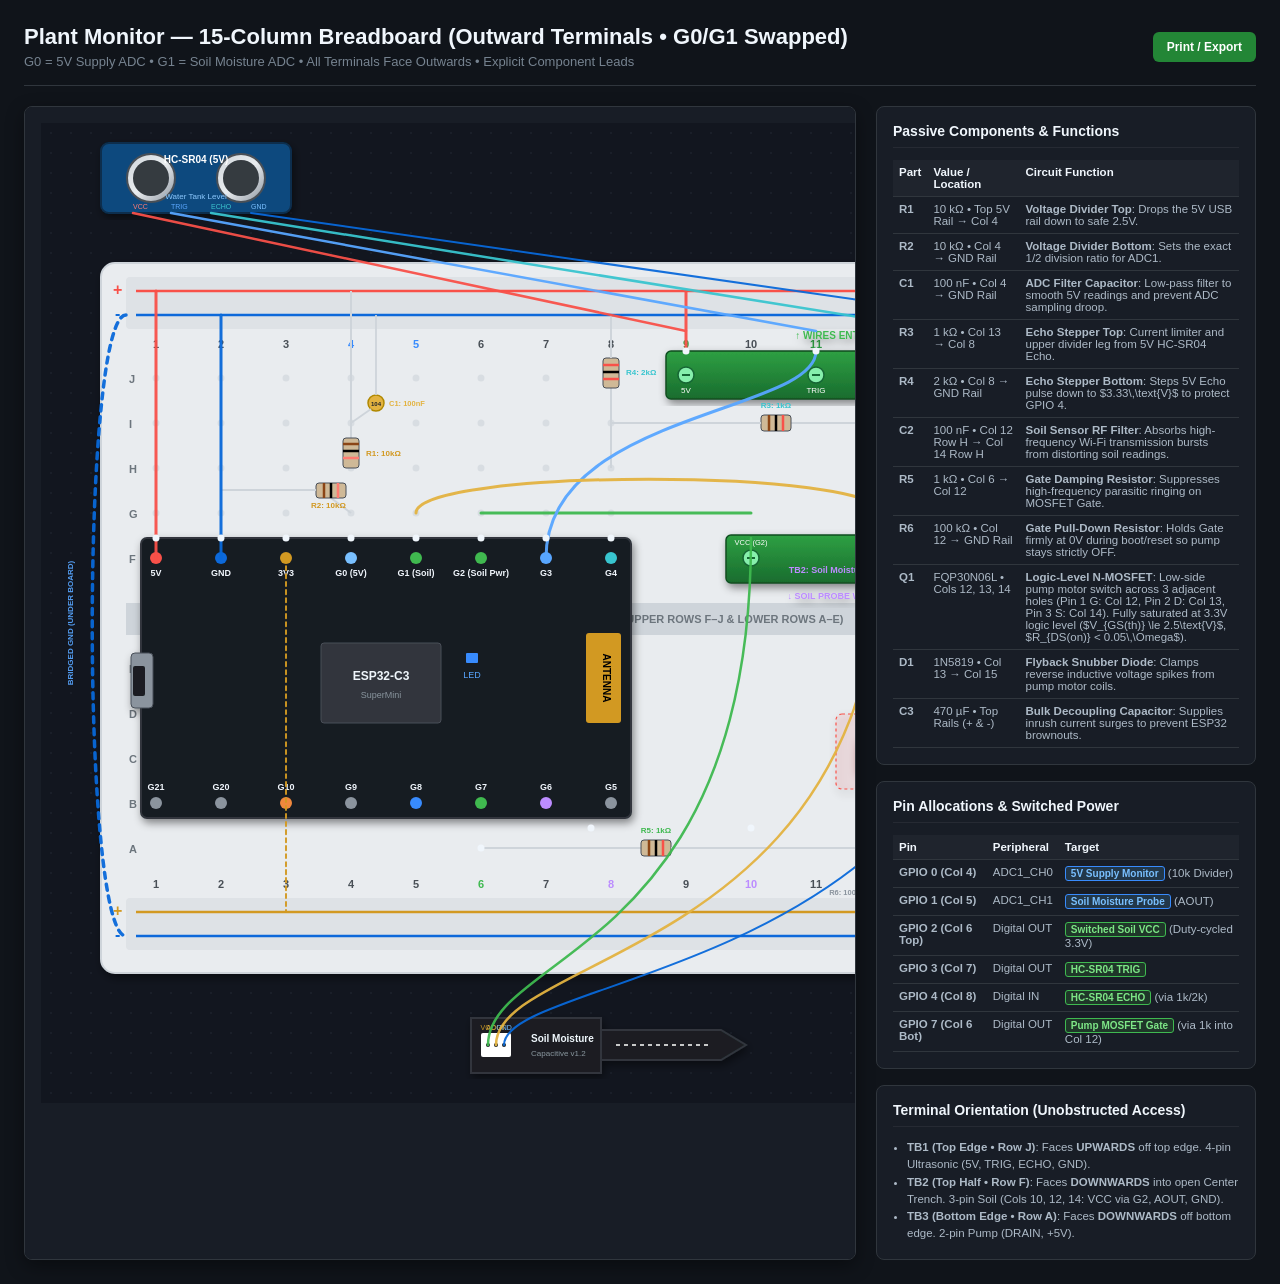
<file: circuit_diagram.v4_before_fluid_width.backup.html>
<!DOCTYPE html>
<html lang="en">
<head>
    <meta charset="UTF-8">
    <meta name="viewport" content="width=device-width, initial-scale=1.0">
    <title>Plant Monitor — 15-Column Mini Breadboard Circuit Diagram</title>
    <style>
        :root {
            --bg-color: #10141a;
            --card-bg: #181d26;
            --text-color: #adbac7;
            --heading-color: #f0f6fc;
            --border-color: #30363d;
            --accent-blue: #58a6ff;
            --accent-green: #3fb950;
            --accent-red: #f85149;
            --accent-purple: #bc8cff;
            --accent-yellow: #d29922;
            --accent-cyan: #39c5cf;
        }

        body {
            font-family: -apple-system, BlinkMacSystemFont, "Segoe UI", Roboto, Helvetica, Arial, sans-serif;
            background-color: var(--bg-color);
            color: var(--text-color);
            margin: 0;
            padding: 24px;
        }

        .header {
            max-width: 1340px;
            margin: 0 auto 20px auto;
            display: flex;
            justify-content: space-between;
            align-items: center;
            border-bottom: 1px solid var(--border-color);
            padding-bottom: 16px;
        }

        .header h1 {
            color: var(--heading-color);
            font-size: 22px;
            margin: 0;
        }

        .header p {
            margin: 4px 0 0 0;
            font-size: 13px;
            color: #768390;
        }

        .container {
            max-width: 1340px;
            margin: 0 auto;
            display: grid;
            grid-template-columns: 1fr 380px;
            gap: 20px;
        }

        .canvas-card {
            background-color: var(--card-bg);
            border: 1px solid var(--border-color);
            border-radius: 8px;
            padding: 16px;
            overflow: auto;
            box-shadow: 0 6px 18px rgba(0,0,0,0.4);
        }

        .sidebar {
            display: flex;
            flex-direction: column;
            gap: 16px;
        }

        .info-card {
            background-color: var(--card-bg);
            border: 1px solid var(--border-color);
            border-radius: 8px;
            padding: 16px;
            font-size: 13px;
        }

        .info-card h3 {
            color: var(--heading-color);
            margin-top: 0;
            margin-bottom: 12px;
            font-size: 14px;
            border-bottom: 1px solid rgba(255,255,255,0.06);
            padding-bottom: 8px;
        }

        .comp-table {
            width: 100%;
            border-collapse: collapse;
            font-size: 11.5px;
            margin-top: 4px;
        }

        .comp-table th, .comp-table td {
            padding: 6px 6px;
            text-align: left;
            border-bottom: 1px solid var(--border-color);
            vertical-align: top;
        }

        .comp-table th {
            color: var(--heading-color);
            background-color: rgba(255,255,255,0.03);
        }

        .badge {
            display: inline-block;
            padding: 1px 5px;
            border-radius: 3px;
            font-size: 10px;
            font-weight: 600;
        }
        .badge-adc { background-color: #223749; color: #79c0ff; border: 1px solid #388bfd; }
        .badge-dig { background-color: #1f3729; color: #7ee787; border: 1px solid #3fb950; }
        .badge-pwr { background-color: #3e1b1e; color: #ff7b72; border: 1px solid #f85149; }
        .badge-tb { background-color: #2e2640; color: #d2a8ff; border: 1px solid #bc8cff; }

        .btn-action {
            background:#238636;
            color:#ffffff;
            border:none;
            padding:8px 14px;
            border-radius:6px;
            cursor:pointer;
            font-weight:600;
            font-size:12px;
        }
        .btn-action:hover {
            background:#2ea043;
        }

        svg text {
            font-family: -apple-system, BlinkMacSystemFont, "Segoe UI", Roboto, sans-serif;
            user-select: none;
        }
    </style>
</head>
<body>
    <div class="header">
        <div>
            <h1>Plant Monitor — 15-Column Breadboard (Outward Terminals &bull; G0/G1 Swapped)</h1>
            <p>G0 = 5V Supply ADC &bull; G1 = Soil Moisture ADC &bull; All Terminals Face Outwards &bull; Explicit Component Leads</p>
        </div>
        <div>
            <button class="btn-action" onclick="window.print()">Print / Export</button>
        </div>
    </div>

    <div class="container">
        <!-- SVG Canvas Card -->
        <div class="canvas-card">
            <svg id="circuitSvg" width="1240" height="980" viewBox="0 0 1240 980" xmlns="http://www.w3.org/2000/svg">
                <defs>
                    <filter id="dropShadow" x="-10%" y="-10%" width="120%" height="120%">
                        <feDropShadow dx="2" dy="4" stdDeviation="4" flood-opacity="0.45"/>
                    </filter>
                    <linearGradient id="terminalGreen" x1="0%" y1="0%" x2="0%" y2="100%">
                        <stop offset="0%" stop-color="#2ea043"/>
                        <stop offset="100%" stop-color="#196c2e"/>
                    </linearGradient>
                    <linearGradient id="metalSilver" x1="0%" y1="0%" x2="100%" y2="100%">
                        <stop offset="0%" stop-color="#ced4da"/>
                        <stop offset="50%" stop-color="#e9ecef"/>
                        <stop offset="100%" stop-color="#8b949e"/>
                    </linearGradient>
                    <pattern id="gridDots" width="20" height="20" patternUnits="userSpaceOnUse">
                        <circle cx="10" cy="10" r="0.8" fill="#242b35" />
                    </pattern>
                </defs>

                <!-- Background -->
                <rect width="1240" height="980" fill="#12161f" />
                <rect width="1240" height="980" fill="url(#gridDots)" />

                <!-- ============================================================ -->
                <!-- 1. EXTERNAL DEVICES (SENSORS & MOTOR)                        -->
                <!-- ============================================================ -->

                <!-- HC-SR04 Ultrasonic (Top Left) -->
                <g transform="translate(60, 20)" filter="url(#dropShadow)">
                    <rect width="190" height="70" rx="8" fill="#104a7e" stroke="#0a2e4e" stroke-width="2"/>
                    <circle cx="50" cy="35" r="24" fill="url(#metalSilver)" stroke="#495057" stroke-width="2"/>
                    <circle cx="50" cy="35" r="18" fill="#343a40"/>
                    <circle cx="140" cy="35" r="24" fill="url(#metalSilver)" stroke="#495057" stroke-width="2"/>
                    <circle cx="140" cy="35" r="18" fill="#343a40"/>
                    <text x="95" y="20" fill="#ffffff" font-size="10" font-weight="bold" text-anchor="middle">HC-SR04 (5V)</text>
                    <text x="95" y="56" fill="#8bc9ff" font-size="8" text-anchor="middle">Water Tank Level</text>
                    <text x="32" y="66" fill="#ff7b72" font-size="7">VCC</text>
                    <text x="70" y="66" fill="#58a6ff" font-size="7">TRIG</text>
                    <text x="110" y="66" fill="#39c5cf" font-size="7">ECHO</text>
                    <text x="150" y="66" fill="#79c0ff" font-size="7">GND</text>
                </g>

                <!-- Capacitive Soil Moisture Probe (Bottom Left) -->
                <g transform="translate(430, 895)" filter="url(#dropShadow)">
                    <path d="M 0,0 L 130,0 L 130,55 L 0,55 Z" fill="#1b1f23" stroke="#30363d" stroke-width="2"/>
                    <path d="M 130,12 L 250,12 L 275,27 L 250,42 L 130,42 Z" fill="#1b1f23" stroke="#30363d" stroke-width="2"/>
                    <line x1="145" y1="27" x2="240" y2="27" stroke="#ffffff" stroke-width="1.5" stroke-dasharray="4"/>
                    <text x="60" y="24" fill="#f0f6fc" font-size="10" font-weight="bold">Soil Moisture</text>
                    <text x="60" y="38" fill="#8b949e" font-size="8">Capacitive v1.2</text>
                    <rect x="10" y="15" width="30" height="24" fill="#ffffff" rx="2"/>
                    <circle cx="17" cy="27" r="2" fill="#212529"/>
                    <circle cx="25" cy="27" r="2" fill="#212529"/>
                    <circle cx="33" cy="27" r="2" fill="#212529"/>
                    <text x="17" y="12" fill="#d29922" font-size="7" text-anchor="middle">VCC</text>
                    <text x="25" y="12" fill="#e3b341" font-size="7" text-anchor="middle">AOUT</text>
                    <text x="33" y="12" fill="#79c0ff" font-size="7" text-anchor="middle">GND</text>
                </g>

                <!-- Submersible DC Pump (Bottom Right - Flipped Left-to-Right) -->
                <g transform="translate(930, 895)" filter="url(#dropShadow)">
                    <rect x="20" y="8" width="100" height="60" rx="8" fill="#30363d" stroke="#484f58" stroke-width="2"/>
                    <!-- Inlet on left, Outlet nozzle on right -->
                    <rect x="0" y="30" width="22" height="16" fill="#8b949e"/>
                    <rect x="118" y="22" width="22" height="30" rx="3" fill="#ffb703"/>
                    <circle cx="70" cy="38" r="14" fill="#212529"/>
                    <text x="70" y="42" fill="#ffffff" font-size="9" font-weight="bold" text-anchor="middle">5V DC PUMP</text>
                    <!-- Terminals aligned directly with TB3 pins above: - on Left (Col 13), + on Right (Col 15) -->
                    <text x="40" y="22" fill="#8b949e" font-size="8">-</text>
                    <text x="100" y="22" fill="#ff7b72" font-size="8">+</text>
                </g>


                <!-- ============================================================ -->
                <!-- 2. MINI BREADBOARD (15 COLS + TOP & BOTTOM POWER RAILS)       -->
                <!-- ============================================================ -->
                <!-- Origin: x=60, y=140. Width: 1120px, Height: 710px -->
                <g transform="translate(60, 140)" filter="url(#dropShadow)">
                    <!-- Board base -->
                    <rect width="1120" height="710" rx="14" fill="#e9ecef" stroke="#ced4da" stroke-width="2"/>

                    <!-- Top Power Rails -->
                    <rect x="25" y="14" width="1070" height="52" fill="#dee2e6" rx="4"/>
                    <line x1="35" y1="28" x2="1085" y2="28" stroke="#f85149" stroke-width="2.5"/> <!-- +5V Bus -->
                    <line x1="35" y1="52" x2="1085" y2="52" stroke="#0969da" stroke-width="2.5"/> <!-- GND Bus -->
                    <text x="12" y="32" fill="#f85149" font-size="16" font-weight="bold">+</text>
                    <text x="14" y="56" fill="#0969da" font-size="16" font-weight="bold">-</text>
                    <text x="1075" y="25" fill="#f85149" font-size="10" font-weight="bold">+5V (USB)</text>
                    <text x="1075" y="60" fill="#0969da" font-size="10" font-weight="bold">GND</text>

                    <!-- Center Divider Trench -->
                    <rect x="25" y="340" width="1070" height="32" fill="#ced4da"/>
                    <text x="560" y="360" fill="#6c757d" font-size="11" font-weight="bold" text-anchor="middle">CENTER TRENCH (DIVIDES UPPER ROWS F–J &amp; LOWER ROWS A–E)</text>

                    <!-- Bottom Power Rails -->
                    <rect x="25" y="635" width="1070" height="52" fill="#dee2e6" rx="4"/>
                    <line x1="35" y1="649" x2="1085" y2="649" stroke="#d29922" stroke-width="2.5"/> <!-- +3.3V Bus -->
                    <line x1="35" y1="673" x2="1085" y2="673" stroke="#0969da" stroke-width="2.5"/> <!-- GND Bus -->
                    <text x="12" y="653" fill="#d29922" font-size="16" font-weight="bold">+</text>
                    <text x="14" y="677" fill="#0969da" font-size="16" font-weight="bold">-</text>
                    <text x="1070" y="646" fill="#d29922" font-size="10" font-weight="bold">+3.3V System</text>
                    <text x="1070" y="681" fill="#0969da" font-size="10" font-weight="bold">GND (Bridged)</text>

                    <!-- Columns 1 to 15 Coordinates (Spacing: ~66px per column) -->
                    <!-- Cols: 55, 120, 185, 250, 315, 380, 445, 510, 585, 650, 715, 780, 845, 910, 975 -->
                    <g font-size="11" fill="#495057" font-weight="bold" text-anchor="middle">
                        <text x="55" y="85">1</text>   <text x="120" y="85">2</text>  <text x="185" y="85">3</text>  <text x="250" y="85" fill="#388bfd">4</text>
                        <text x="315" y="85" fill="#388bfd">5</text>  <text x="380" y="85">6</text>  <text x="445" y="85">7</text>  <text x="510" y="85">8</text>
                        <text x="585" y="85" fill="#2ea043">9</text>  <text x="650" y="85">10</text> <text x="715" y="85" fill="#2ea043">11</text>
                        <text x="780" y="85">12</text> <text x="845" y="85" fill="#2ea043">13</text> <text x="910" y="85">14</text>
                        <text x="975" y="85" fill="#2ea043">15</text>

                        <text x="55" y="625">1</text>   <text x="120" y="625">2</text>  <text x="185" y="625">3</text>  <text x="250" y="625">4</text>
                        <text x="315" y="625">5</text>  <text x="380" y="625" fill="#3fb950">6</text>  <text x="445" y="625">7</text>  <text x="510" y="625" fill="#bc8cff">8</text>
                        <text x="585" y="625">9</text>  <text x="650" y="625" fill="#bc8cff">10</text> <text x="715" y="625">11</text>
                        <text x="780" y="625" fill="#bc8cff">12</text> <text x="845" y="625" fill="#f85149">13</text> <text x="910" y="625">14</text>
                        <text x="975" y="625" fill="#f85149">15</text>
                    </g>

                    <!-- Row Letters (J down to F on top, E down to A on bottom) -->
                    <!-- Y Top: J=115, I=160, H=205, G=250, F=295 -->
                    <!-- Y Bottom: E=405, D=450, C=495, B=540, A=585 -->
                    <g font-size="11" fill="#6c757d" font-weight="bold">
                        <text x="28" y="120">J</text> <text x="28" y="165">I</text> <text x="28" y="210">H</text> <text x="28" y="255">G</text> <text x="28" y="300">F</text>
                        <text x="28" y="410">E</text> <text x="28" y="455">D</text> <text x="28" y="500">C</text> <text x="28" y="545">B</text> <text x="28" y="590">A</text>
                    </g>

                    <!-- Background Tie Point Holes (Circles for realism) -->
                    <g fill="#ced4da" opacity="0.6">
                        <!-- Top holes (Cols 1 to 15, Rows J down to F) -->
                        <circle cx="55" cy="115" r="3.5"/><circle cx="55" cy="160" r="3.5"/><circle cx="55" cy="205" r="3.5"/><circle cx="55" cy="250" r="3.5"/><circle cx="55" cy="295" r="3.5"/>
                        <circle cx="120" cy="115" r="3.5"/><circle cx="120" cy="160" r="3.5"/><circle cx="120" cy="205" r="3.5"/><circle cx="120" cy="250" r="3.5"/><circle cx="120" cy="295" r="3.5"/>
                        <circle cx="185" cy="115" r="3.5"/><circle cx="185" cy="160" r="3.5"/><circle cx="185" cy="205" r="3.5"/><circle cx="185" cy="250" r="3.5"/><circle cx="185" cy="295" r="3.5"/>
                        <circle cx="250" cy="115" r="3.5"/><circle cx="250" cy="160" r="3.5"/><circle cx="250" cy="205" r="3.5"/><circle cx="250" cy="250" r="3.5"/><circle cx="250" cy="295" r="3.5"/>
                        <circle cx="315" cy="115" r="3.5"/><circle cx="315" cy="160" r="3.5"/><circle cx="315" cy="205" r="3.5"/><circle cx="315" cy="250" r="3.5"/><circle cx="315" cy="295" r="3.5"/>
                        <circle cx="380" cy="115" r="3.5"/><circle cx="380" cy="160" r="3.5"/><circle cx="380" cy="205" r="3.5"/><circle cx="380" cy="250" r="3.5"/><circle cx="380" cy="295" r="3.5"/>
                        <circle cx="445" cy="115" r="3.5"/><circle cx="445" cy="160" r="3.5"/><circle cx="445" cy="205" r="3.5"/><circle cx="445" cy="250" r="3.5"/><circle cx="445" cy="295" r="3.5"/>
                        <circle cx="510" cy="115" r="3.5"/><circle cx="510" cy="160" r="3.5"/><circle cx="510" cy="205" r="3.5"/><circle cx="510" cy="250" r="3.5"/><circle cx="510" cy="295" r="3.5"/>
                    </g>


                    <!-- ==================== ESP32-C3 SUPERMINI (COLS 1-8) ==================== -->
                    <!-- Sits across Row F (y=295) and Row B (y=540) -->
                    <g transform="translate(40, 275)" filter="url(#dropShadow)">
                        <rect width="490" height="280" rx="6" fill="#161b22" stroke="#30363d" stroke-width="2"/>
                        <!-- USB-C Port -->
                        <rect x="-10" y="115" width="22" height="55" rx="4" fill="#8b949e" stroke="#484f58"/>
                        <rect x="-8" y="128" width="12" height="30" rx="2" fill="#1b1f23"/>
                        <!-- Antenna -->
                        <rect x="445" y="95" width="35" height="90" rx="3" fill="#d29922"/>
                        <text x="462" y="140" fill="#000000" font-size="10" font-weight="bold" transform="rotate(90 462 140)" text-anchor="middle">ANTENNA</text>
                        <!-- Shield -->
                        <rect x="180" y="105" width="120" height="80" rx="3" fill="#30363d" stroke="#484f58"/>
                        <text x="240" y="142" fill="#f0f6fc" font-size="12" font-weight="bold" text-anchor="middle">ESP32-C3</text>
                        <text x="240" y="160" fill="#8b949e" font-size="9" text-anchor="middle">SuperMini</text>
                        <rect x="325" y="115" width="12" height="10" fill="#388bfd" rx="1"/>
                        <text x="331" y="140" fill="#58a6ff" font-size="9" text-anchor="middle">LED</text>

                        <!-- Top Header Pins in Row F (Cols 1 to 8) -->
                        <g font-size="9" font-weight="bold" fill="#f0f6fc">
                            <!-- Col 1: 5V -->
                            <circle cx="15" cy="20" r="6" fill="#f85149"/><text x="15" y="38" text-anchor="middle">5V</text>
                            <!-- Col 2: GND -->
                            <circle cx="80" cy="20" r="6" fill="#0969da"/><text x="80" y="38" text-anchor="middle">GND</text>
                            <!-- Col 3: 3V3 -->
                            <circle cx="145" cy="20" r="6" fill="#d29922"/><text x="145" y="38" text-anchor="middle">3V3</text>
                            <!-- Col 4: GPIO 0 (NOW 5V SUPPLY ADC) -->
                            <circle cx="210" cy="20" r="6" fill="#79c0ff"/><text x="210" y="38" text-anchor="middle">G0 (5V)</text>
                            <!-- Col 5: GPIO 1 (NOW SOIL MOISTURE ADC) -->
                            <circle cx="275" cy="20" r="6" fill="#3fb950"/><text x="275" y="38" text-anchor="middle">G1 (Soil)</text>
                            <!-- Col 6: GPIO 2 (Switched Soil VCC Power) -->
                            <circle cx="340" cy="20" r="6" fill="#3fb950"/><text x="340" y="38" text-anchor="middle">G2 (Soil Pwr)</text>
                            <!-- Col 7: GPIO 3 (TRIG) -->
                            <circle cx="405" cy="20" r="6" fill="#58a6ff"/><text x="405" y="38" text-anchor="middle">G3</text>
                            <!-- Col 8: GPIO 4 (ECHO) -->
                            <circle cx="470" cy="20" r="6" fill="#39c5cf"/><text x="470" y="38" text-anchor="middle">G4</text>
                        </g>

                        <!-- Bottom Header Pins in Row B (Cols 1 to 8) -->
                        <g font-size="9" font-weight="bold" fill="#f0f6fc">
                            <circle cx="15" cy="265" r="6" fill="#8b949e"/><text x="15" y="252" text-anchor="middle">G21</text>
                            <circle cx="80" cy="265" r="6" fill="#8b949e"/><text x="80" y="252" text-anchor="middle">G20</text>
                            <circle cx="145" cy="265" r="6" fill="#f0883e"/><text x="145" y="252" text-anchor="middle">G10</text>
                            <circle cx="210" cy="265" r="6" fill="#8b949e"/><text x="210" y="252" text-anchor="middle">G9</text>
                            <circle cx="275" cy="265" r="6" fill="#388bfd"/><text x="275" y="252" text-anchor="middle">G8</text>
                            <!-- Col 6: GPIO 7 (PUMP GATE) -->
                            <circle cx="340" cy="265" r="6" fill="#3fb950"/><text x="340" y="252" text-anchor="middle">G7</text>
                            <circle cx="405" cy="265" r="6" fill="#bc8cff"/><text x="405" y="252" text-anchor="middle">G6</text>
                            <circle cx="470" cy="265" r="6" fill="#8b949e"/><text x="470" y="252" text-anchor="middle">G5</text>
                        </g>
                    </g>


                    <!-- ============================================================ -->
                    <!-- 3. TERMINAL BLOCKS (ALL FACING OUTWARDS OFF THE EDGES!)      -->
                    <!-- ============================================================ -->

                    <!-- [TB1] ULTRASONIC 4-PIN (ROW J &bull; COLS 9, 11, 13, 15) -->
                    <!-- Wire entries and screws face UPWARDS (Outwards off top edge) -->
                    <g transform="translate(565, 88)" filter="url(#dropShadow)">
                        <rect width="430" height="48" rx="5" fill="url(#terminalGreen)" stroke="#114e21" stroke-width="1.5"/>
                        <!-- Arrow indicator showing wire entry direction -->
                        <polygon points="215,-8 210,-2 220,-2" fill="#3fb950"/>
                        <text x="215" y="-12" fill="#3fb950" font-size="10" font-weight="bold" text-anchor="middle">&uarr; WIRES ENTER FROM TOP EDGE &uarr;</text>
                        <!-- Screws at Col 9 (x=20), Col 11 (x=150), Col 13 (x=280), Col 15 (x=410) -->
                        <circle cx="20" cy="24" r="8" fill="#86efac" stroke="#166534" stroke-width="1.5"/>
                        <circle cx="150" cy="24" r="8" fill="#86efac" stroke="#166534" stroke-width="1.5"/>
                        <circle cx="280" cy="24" r="8" fill="#86efac" stroke="#166534" stroke-width="1.5"/>
                        <circle cx="410" cy="24" r="8" fill="#86efac" stroke="#166534" stroke-width="1.5"/>
                        <line x1="16" y1="24" x2="24" y2="24" stroke="#166534" stroke-width="2"/>
                        <line x1="146" y1="24" x2="154" y2="24" stroke="#166534" stroke-width="2"/>
                        <line x1="276" y1="24" x2="284" y2="24" stroke="#166534" stroke-width="2"/>
                        <line x1="406" y1="24" x2="414" y2="24" stroke="#166534" stroke-width="2"/>
                        <text x="20" y="42" fill="#ffffff" font-size="8" text-anchor="middle">5V</text>
                        <text x="150" y="42" fill="#ffffff" font-size="8" text-anchor="middle">TRIG</text>
                        <text x="280" y="42" fill="#ffffff" font-size="8" text-anchor="middle">ECHO</text>
                        <text x="410" y="42" fill="#ffffff" font-size="8" text-anchor="middle">GND</text>
                    </g>

                    <!-- [TB2] SOIL SENSOR 3-PIN (ROW F &bull; COLS 10, 12, 14) -->
                    <!-- Wire entries and screws face DOWNWARDS (into open center trench) -->
                    <g transform="translate(625, 272)" filter="url(#dropShadow)">
                        <rect width="310" height="48" rx="5" fill="url(#terminalGreen)" stroke="#114e21" stroke-width="1.5"/>
                        <!-- Arrow indicator -->
                        <polygon points="155,54 150,48 160,48" fill="#bc8cff"/>
                        <text x="155" y="64" fill="#bc8cff" font-size="9" font-weight="bold" text-anchor="middle">&darr; SOIL PROBE WIRES (CENTER TRENCH) &darr;</text>
                        <!-- Screws at Col 10 (x=25), Col 12 (x=155), Col 14 (x=285) -->
                        <circle cx="25" cy="23" r="8" fill="#86efac" stroke="#166534" stroke-width="1.5"/>
                        <circle cx="155" cy="23" r="8" fill="#86efac" stroke="#166534" stroke-width="1.5"/>
                        <circle cx="285" cy="23" r="8" fill="#86efac" stroke="#166534" stroke-width="1.5"/>
                        <line x1="21" y1="23" x2="29" y2="23" stroke="#166534" stroke-width="2"/>
                        <line x1="151" y1="23" x2="159" y2="23" stroke="#166534" stroke-width="2"/>
                        <line x1="281" y1="23" x2="289" y2="23" stroke="#166534" stroke-width="2"/>
                        <text x="25" y="10" fill="#ffffff" font-size="7.5" text-anchor="middle">VCC (G2)</text>
                        <text x="155" y="10" fill="#ffffff" font-size="8" text-anchor="middle">AOUT</text>
                        <text x="285" y="10" fill="#ffffff" font-size="8" text-anchor="middle">GND</text>
                        <text x="155" y="38" fill="#bc8cff" font-size="9" font-weight="bold" text-anchor="middle">TB2: Soil Moisture (Row F &bull; Cols 10, 12, 14)</text>
                    </g>

                    <!-- [TB3] PUMP MOTOR 2-PIN (ROW A &bull; COLS 13, 15) -->
                    <!-- Wire entries and screws face DOWNWARDS (Outwards off bottom edge) -->
                    <g transform="translate(825, 565)" filter="url(#dropShadow)">
                        <rect width="170" height="48" rx="5" fill="url(#terminalGreen)" stroke="#114e21" stroke-width="1.5"/>
                        <polygon points="85,58 80,52 90,52" fill="#f85149"/>
                        <text x="85" y="68" fill="#f85149" font-size="9.5" font-weight="bold" text-anchor="middle">&darr; MOTOR WIRES &darr;</text>
                        <!-- Screws at Col 13 (x=20), Col 15 (x=150) -->
                        <circle cx="20" cy="24" r="8" fill="#86efac" stroke="#166534" stroke-width="1.5"/>
                        <circle cx="150" cy="24" r="8" fill="#86efac" stroke="#166534" stroke-width="1.5"/>
                        <line x1="16" y1="24" x2="24" y2="24" stroke="#166534" stroke-width="2"/>
                        <line x1="146" y1="24" x2="154" y2="24" stroke="#166534" stroke-width="2"/>
                        <text x="20" y="10" fill="#ffffff" font-size="7.5" text-anchor="middle">DRAIN</text>
                        <text x="150" y="10" fill="#ffffff" font-size="7.5" text-anchor="middle">+5V</text>
                        <text x="85" y="38" fill="#f85149" font-size="9" font-weight="bold" text-anchor="middle">TB3: Pump (Cols 13, 15)</text>
                    </g>


                    <!-- ============================================================ -->
                    <!-- 4. PUMP MOSFET (TO-220 &bull; ROWS C–D &bull; COLS 12, 13, 14) -->
                    <!-- ============================================================ -->
                    <!-- Standard 2.54mm (0.1") pin pitch across 3 adjacent holes: Col 12 (G), Col 13 (D), Col 14 (S) -->
                    <g transform="translate(745, 465)" filter="url(#dropShadow)">
                        <rect x="-10" y="-14" width="220" height="75" rx="6" fill="rgba(248, 81, 73, 0.08)" stroke="#f85149" stroke-width="1.2" stroke-dasharray="3"/>
                        <text x="100" y="0" fill="#f85149" font-size="9" font-weight="bold" text-anchor="middle">Pump N-FET FQP30N06L (Cols 12–14)</text>
                        <!-- Heatsink Tab -->
                        <rect x="10" y="10" width="180" height="8" fill="url(#metalSilver)" rx="1"/>
                        <!-- Black Body -->
                        <rect x="10" y="18" width="180" height="25" fill="#212529" stroke="#30363d" rx="2"/>
                        <text x="100" y="35" fill="#ffffff" font-size="9" font-weight="bold" text-anchor="middle">FQP30N06L</text>
                        <!-- Metal Leads extending into Breadboard Holes: Col 12 (x=35), Col 13 (x=100), Col 14 (x=165) -->
                        <line x1="35" y1="43" x2="35" y2="55" stroke="#ced4da" stroke-width="2.5"/>
                        <line x1="100" y1="43" x2="100" y2="55" stroke="#ced4da" stroke-width="2.5"/>
                        <line x1="165" y1="43" x2="165" y2="55" stroke="#ced4da" stroke-width="2.5"/>
                        <circle cx="35" cy="55" r="4" fill="#3fb950"/> <!-- Gate pin in Col 12 -->
                        <circle cx="100" cy="55" r="4" fill="#484f58"/> <!-- Drain pin in Col 13 (Direct share with TB3!) -->
                        <circle cx="165" cy="55" r="4" fill="#0969da"/> <!-- Source pin in Col 14 -->
                        <text x="35" y="68" fill="#3fb950" font-size="7.5" text-anchor="middle">G (12)</text>
                        <text x="100" y="68" fill="#adbac7" font-size="7.5" text-anchor="middle">D (13)</text>
                        <text x="165" y="68" fill="#0969da" font-size="7.5" text-anchor="middle">S (14)</text>
                    </g>


                    <!-- ============================================================ -->
                    <!-- 5. PASSIVE COMPONENTS WITH EXPLICIT PHYSICAL LEADS           -->
                    <!-- ============================================================ -->

                    <!-- [R1] 10kΩ SUPPLY DIVIDER TOP (Top 5V Rail &rarr; Col 4 Row H) -->
                    <g id="comp_R1">
                        <!-- Upper lead from Top (+) 5V Rail (y=28) to resistor body -->
                        <line x1="250" y1="28" x2="250" y2="175" stroke="#ced4da" stroke-width="2"/>
                        <!-- Resistor Body centered at x=250, y=190 -->
                        <rect x="242" y="175" width="16" height="30" rx="3" fill="#cfb997" stroke="#484f58"/>
                        <!-- Color bands: Brown, Black, Orange -->
                        <line x1="242" y1="181" x2="258" y2="181" stroke="#8b4513" stroke-width="2.5"/>
                        <line x1="242" y1="188" x2="258" y2="188" stroke="#000000" stroke-width="2.5"/>
                        <line x1="242" y1="195" x2="258" y2="195" stroke="#ff7b72" stroke-width="2.5"/>
                        <!-- Lower lead into Col 4 Row H (y=205) -->
                        <line x1="250" y1="205" x2="250" y2="205" stroke="#ced4da" stroke-width="2"/>
                        <text x="265" y="193" fill="#d29922" font-size="8" font-weight="bold">R1: 10kΩ</text>
                    </g>

                    <!-- [R2] 10kΩ SUPPLY DIVIDER BOTTOM (Col 4 Row G &rarr; Top (-) GND Rail) -->
                    <g id="comp_R2">
                        <!-- Lead from Col 4 Row G (y=250) up to resistor body -->
                        <line x1="250" y1="250" x2="230" y2="235" stroke="#ced4da" stroke-width="2"/>
                        <rect x="215" y="220" width="30" height="15" rx="3" fill="#cfb997" stroke="#484f58"/>
                        <line x1="223" y1="220" x2="223" y2="235" stroke="#8b4513" stroke-width="2.5"/>
                        <line x1="230" y1="220" x2="230" y2="235" stroke="#000000" stroke-width="2.5"/>
                        <line x1="237" y1="220" x2="237" y2="235" stroke="#ff7b72" stroke-width="2.5"/>
                        <!-- Lead up to Top (-) GND Rail (y=52) at Col 2 -->
                        <path d="M 215,227 L 120,227 L 120,52" fill="none" stroke="#ced4da" stroke-width="2"/>
                        <text x="210" y="245" fill="#d29922" font-size="8" font-weight="bold">R2: 10kΩ</text>
                    </g>

                    <!-- [C1] 100nF SUPPLY ADC FILTER CAP (Col 4 Row I &rarr; Top (-) GND Rail) -->
                    <g id="comp_C1">
                        <!-- Ceramic disc centered at x=275, y=140 -->
                        <circle cx="275" cy="140" r="8" fill="#e3b341" stroke="#b08800" stroke-width="1.5"/>
                        <text x="275" y="143" fill="#212529" font-size="6" font-weight="bold" text-anchor="middle">104</text>
                        <!-- Leg 1 into Col 4 Row I (x=250, y=160) -->
                        <line x1="270" y1="146" x2="250" y2="160" stroke="#ced4da" stroke-width="1.8"/>
                        <!-- Leg 2 into Top (-) GND Rail at x=275, y=52 -->
                        <line x1="275" y1="132" x2="275" y2="52" stroke="#ced4da" stroke-width="1.8"/>
                        <text x="288" y="143" fill="#e3b341" font-size="7.5" font-weight="bold">C1: 100nF</text>
                    </g>

                    <!-- [R3] 1kΩ ECHO STEPPER TOP (Col 13 Row I &rarr; Col 8 Row I) -->
                    <g id="comp_R3">
                        <!-- Resistor Body at x=675, y=160 -->
                        <line x1="845" y1="160" x2="690" y2="160" stroke="#ced4da" stroke-width="2"/>
                        <rect x="660" y="152" width="30" height="16" rx="3" fill="#cfb997" stroke="#484f58"/>
                        <!-- Bands: Brown, Black, Red -->
                        <line x1="668" y1="152" x2="668" y2="168" stroke="#8b4513" stroke-width="2.5"/>
                        <line x1="675" y1="152" x2="675" y2="168" stroke="#000000" stroke-width="2.5"/>
                        <line x1="682" y1="152" x2="682" y2="168" stroke="#f85149" stroke-width="2.5"/>
                        <line x1="660" y1="160" x2="510" y2="160" stroke="#ced4da" stroke-width="2"/>
                        <text x="675" y="145" fill="#39c5cf" font-size="8" font-weight="bold" text-anchor="middle">R3: 1kΩ</text>
                    </g>

                    <!-- [R4] 2kΩ ECHO STEPPER BOTTOM (Col 8 Row H &rarr; Top (-) GND Rail) -->
                    <g id="comp_R4">
                        <line x1="510" y1="205" x2="510" y2="125" stroke="#ced4da" stroke-width="2"/>
                        <rect x="502" y="95" width="16" height="30" rx="3" fill="#cfb997" stroke="#484f58"/>
                        <!-- Bands: Red, Black, Red -->
                        <line x1="502" y1="102" x2="518" y2="102" stroke="#f85149" stroke-width="2.5"/>
                        <line x1="502" y1="109" x2="518" y2="109" stroke="#000000" stroke-width="2.5"/>
                        <line x1="502" y1="116" x2="518" y2="116" stroke="#f85149" stroke-width="2.5"/>
                        <!-- Lead to Top GND Rail (y=52) -->
                        <line x1="510" y1="95" x2="510" y2="52" stroke="#ced4da" stroke-width="2"/>
                        <text x="525" y="112" fill="#39c5cf" font-size="8" font-weight="bold">R4: 2kΩ</text>
                    </g>

                    <!-- [C2] 100nF SOIL SENSOR RF FILTER (Col 12 Row H &rarr; Col 14 Row H) -->
                    <g id="comp_C2">
                        <circle cx="845" cy="205" r="8" fill="#e3b341" stroke="#b08800" stroke-width="1.5"/>
                        <text x="845" y="208" fill="#212529" font-size="6" font-weight="bold" text-anchor="middle">104</text>
                        <!-- Leg 1 into Col 12 Row H (x=780, y=205) -->
                        <line x1="837" y1="205" x2="780" y2="205" stroke="#ced4da" stroke-width="1.8"/>
                        <!-- Leg 2 into Col 14 Row H (x=910, y=205) -->
                        <line x1="853" y1="205" x2="910" y2="205" stroke="#ced4da" stroke-width="1.8"/>
                        <text x="845" y="192" fill="#bc8cff" font-size="8" font-weight="bold" text-anchor="middle">C2: 100nF</text>
                    </g>

                    <!-- [D1] 1N5819 SCHOTTKY FLYBACK DIODE (Col 13 Row B &rarr; Col 15 Row B) -->
                    <g id="comp_D1">
                        <!-- Cylindrical body centered at x=910, y=540 -->
                        <line x1="845" y1="540" x2="895" y2="540" stroke="#ced4da" stroke-width="2"/>
                        <rect x="895" y="533" width="30" height="14" rx="2" fill="#212529" stroke="#484f58"/>
                        <!-- Silver Cathode band at Right (Col 15 / +5V side) -->
                        <rect x="918" y="533" width="7" height="14" fill="url(#metalSilver)"/>
                        <line x1="925" y1="540" x2="975" y2="540" stroke="#ced4da" stroke-width="2"/>
                        <text x="910" y="525" fill="#f85149" font-size="8" font-weight="bold" text-anchor="middle">D1: 1N5819</text>
                    </g>

                    <!-- [R5] 1kΩ PUMP GATE DAMPING (Col 6 Row A &rarr; Col 12 Row C) -->
                    <g id="comp_R5">
                        <line x1="380" y1="585" x2="540" y2="585" stroke="#ced4da" stroke-width="2"/>
                        <rect x="540" y="577" width="30" height="16" rx="3" fill="#cfb997" stroke="#484f58"/>
                        <line x1="548" y1="577" x2="548" y2="593" stroke="#8b4513" stroke-width="2.5"/>
                        <line x1="555" y1="577" x2="555" y2="593" stroke="#000000" stroke-width="2.5"/>
                        <line x1="562" y1="577" x2="562" y2="593" stroke="#f85149" stroke-width="2.5"/>
                        <!-- Lead to Col 12 Row C (x=780, y=495) -->
                        <path d="M 570,585 L 780,585 L 780,495" fill="none" stroke="#ced4da" stroke-width="2"/>
                        <text x="555" y="570" fill="#3fb950" font-size="8" font-weight="bold" text-anchor="middle">R5: 1kΩ</text>
                    </g>

                    <!-- [R6] 100kΩ PUMP GATE PULL-DOWN (Col 12 Row D &rarr; Bottom (-) GND Rail) -->
                    <g id="comp_R6">
                        <line x1="780" y1="450" x2="780" y2="615" stroke="#ced4da" stroke-width="2"/>
                        <rect x="772" y="615" width="16" height="30" rx="3" fill="#cfb997" stroke="#484f58"/>
                        <!-- Bands: Brown, Black, Yellow -->
                        <line x1="772" y1="622" x2="788" y2="622" stroke="#8b4513" stroke-width="2.5"/>
                        <line x1="772" y1="629" x2="788" y2="629" stroke="#000000" stroke-width="2.5"/>
                        <line x1="772" y1="636" x2="788" y2="636" stroke="#d29922" stroke-width="2.5"/>
                        <!-- Lead to Bottom (-) GND Rail (y=673) -->
                        <line x1="780" y1="645" x2="780" y2="673" stroke="#ced4da" stroke-width="2"/>
                        <text x="765" y="632" fill="#8b949e" font-size="7.5" font-weight="bold" text-anchor="end">R6: 100kΩ</text>
                    </g>

                    <!-- [C3] 470µF BULK MOTOR CAPACITOR (Top Rails +5V &amp; GND at Col 15) -->
                    <g id="comp_C3">
                        <circle cx="1035" cy="40" r="14" fill="#1f2430" stroke="#f85149" stroke-width="2"/>
                        <rect x="1023" y="37" width="6" height="6" fill="#adb5bd"/>
                        <text x="1055" y="44" fill="#f85149" font-size="8.5" font-weight="bold">C3: 470µF</text>
                        <!-- Physical leads into +5V rail (y=28) and GND rail (y=52) -->
                        <line x1="1035" y1="26" x2="1035" y2="28" stroke="#ced4da" stroke-width="2.5"/>
                        <line x1="1035" y1="54" x2="1035" y2="52" stroke="#ced4da" stroke-width="2.5"/>
                    </g>
                </g>

                <!-- ============================================================ -->
                <!-- 6. PHYSICAL WIRE JUMPERS                                     -->
                <!-- ============================================================ -->
                <g fill="none" stroke-linecap="round" stroke-linejoin="round" opacity="0.95">

                    <!-- [A] +5V POWER JUMPERS (RED) -->
                    <!-- ESP32 Col 1 Top (y=295) &rarr; Top 5V Rail (y=28) -->
                    <path d="M 115,435 L 115,168" stroke="#f85149" stroke-width="3"/>
                    <!-- Top 5V Rail &rarr; TB1 Pin 1 (Col 9 at x=645, y=228) -->
                    <path d="M 645,168 L 645,228" stroke="#f85149" stroke-width="3"/>
                    <path d="M 645,208 L 92,90" stroke="#f85149" stroke-width="2.5"/> <!-- To sensor -->
                    <!-- Top 5V Rail &rarr; TB3 Pin 2 (Col 15 at x=1035, y=705) -->
                    <path d="M 1035,168 C 1035,360 1035,580 1035,705" stroke="#f85149" stroke-width="3"/>
                    <path d="M 1035,725 L 1030,903" stroke="#f85149" stroke-width="3"/> <!-- To pump (+) -->

                    <!-- [B] SWITCHED SOIL SENSOR POWER (GREEN / DUTY-CYCLED via GPIO 2) -->
                    <!-- ESP32 Col 6 Top (GPIO 2 at Col 6 Row G: x=440, y=390) &rarr; TB2 Pin 1 (Col 10 Row G: x=710, y=390) -->
                    <path d="M 440,390 L 710,390" stroke="#3fb950" stroke-width="3"/>
                    <!-- TB2 Pin 1 (x=710, y=415) &rarr; Soil VCC probe cable -->
                    <path d="M 710,415 C 710,830 447,830 447,922" stroke="#3fb950" stroke-width="2.5"/>
                    <!-- ESP32 Col 3 Top (3V3 at x=245) &rarr; Bottom 3.3V Rail (y=789) (Aux 3.3V) -->
                    <path d="M 245,435 C 245,740 245,740 245,789" stroke="#d29922" stroke-width="2" stroke-dasharray="4"/>

                    <!-- [C] COMMON GROUND JUMPERS (BLUE) -->
                    <!-- ESP32 Col 2 Top &rarr; Top GND Rail -->
                    <path d="M 180,435 L 180,192" stroke="#0969da" stroke-width="3"/>
                    <!-- Top GND Rail to Bottom GND Rail (Bridged under board) -->
                    <path d="M 85,192 C 40,192 40,813 85,813" stroke="#0969da" stroke-width="3.5" stroke-dasharray="6"/>
                    <text x="32" y="500" fill="#58a6ff" font-size="8" font-weight="bold" transform="rotate(-90 32 500)" text-anchor="middle">BRIDGED GND (UNDER BOARD)</text>
                    <!-- Top GND &rarr; TB1 Pin 4 (Col 15 at x=1035, y=228) -->
                    <path d="M 1035,192 L 1035,228" stroke="#0969da" stroke-width="2.5"/>
                    <path d="M 1035,208 L 210,90" stroke="#0969da" stroke-width="2"/>
                    <!-- Top GND &rarr; TB2 Pin 3 (Col 14 at x=970, y=390) -->
                    <path d="M 970,192 L 970,390" stroke="#0969da" stroke-width="2.5"/>
                    <!-- TB2 Pin 3 &rarr; Soil probe GND cable -->
                    <path d="M 970,415 C 970,850 463,850 463,922" stroke="#0969da" stroke-width="2"/>
                    <!-- MOSFET Source (Col 14 at x=970, y=535) &rarr; Bottom GND Rail -->
                    <path d="M 970,535 L 970,813" stroke="#0969da" stroke-width="3.5"/>

                    <!-- [D] TRIG SIGNAL (BLUE) -->
                    <!-- ESP32 Col 7 Top (G3 at x=505) &rarr; TB1 Pin 2 (Col 11 at x=775) -->
                    <path d="M 505,435 C 505,290 775,290 775,228" stroke="#58a6ff" stroke-width="3"/>
                    <path d="M 775,208 L 130,90" stroke="#58a6ff" stroke-width="2.5"/>

                    <!-- [E] ECHO SIGNAL (CYAN) -->
                    <!-- HC-SR04 ECHO &rarr; TB1 Pin 3 (Col 13 at x=905, y=208) -->
                    <path d="M 170,90 L 905,208" stroke="#39c5cf" stroke-width="2.5"/>

                    <!-- [F] SWAPPED SOIL AOUT (YELLOW &rarr; GPIO 1) -->
                    <!-- Soil Probe AOUT &rarr; TB2 Pin 2 (Col 12 at x=840, y=415) -->
                    <path d="M 455,922 C 455,830 840,830 840,415" stroke="#e3b341" stroke-width="2.5"/>
                    <!-- TB2 Pin 2 (Col 12 Row G at x=840, y=390) &rarr; ESP32 Col 5 Top (GPIO 1 at x=375, y=390) -->
                    <path d="M 840,390 C 840,345 375,345 375,390" stroke="#e3b341" stroke-width="3"/>

                    <!-- [G] PUMP DRAIN RETURN (DARK SLATE) -->
                    <!-- Pump (-) &rarr; TB3 Pin 1 (Col 13 at x=905, y=725) -->
                    <path d="M 970,903 L 905,725" stroke="#6e7681" stroke-width="3"/>
                    <!-- Col 13 is shared internally between TB3 Pin 1 and MOSFET Drain! -->
                    <path d="M 905,705 L 905,535" stroke="#6e7681" stroke-width="3.5" stroke-dasharray="3"/>
                </g>

                <!-- Connection Dots at specific tie-points -->
                <g fill="#f0f6fc">
                    <circle cx="115" cy="415" r="3.5"/><circle cx="180" cy="415" r="3.5"/><circle cx="245" cy="415" r="3.5"/>
                    <circle cx="310" cy="415" r="3.5"/><circle cx="375" cy="415" r="3.5"/><circle cx="440" cy="415" r="3.5"/>
                    <circle cx="505" cy="415" r="3.5"/><circle cx="570" cy="415" r="3.5"/><circle cx="440" cy="725" r="3.5"/>
                    <circle cx="645" cy="228" r="3.5"/><circle cx="775" cy="228" r="3.5"/><circle cx="905" cy="228" r="3.5"/><circle cx="1035" cy="228" r="3.5"/>
                    <circle cx="550" cy="705" r="3.5"/><circle cx="710" cy="705" r="3.5"/><circle cx="840" cy="705" r="3.5"/>
                    <circle cx="905" cy="705" r="3.5"/><circle cx="1035" cy="705" r="3.5"/>
                </g>
            </svg>
        </div>

        <!-- ============================================================ -->
        <!-- 7. SIDEBAR: COMPONENT FUNCTIONS & PINOUT MAPPING             -->
        <!-- ============================================================ -->
        <div class="sidebar">
            <div class="info-card">
                <h3>Passive Components &amp; Functions</h3>
                <table class="comp-table">
                    <thead>
                        <tr>
                            <th>Part</th>
                            <th>Value / Location</th>
                            <th>Circuit Function</th>
                        </tr>
                    </thead>
                    <tbody>
                        <tr>
                            <td><strong>R1</strong></td>
                            <td>10 kΩ &bull; Top 5V Rail &rarr; Col 4</td>
                            <td><strong>Voltage Divider Top</strong>: Drops the 5V USB rail down to safe 2.5V.</td>
                        </tr>
                        <tr>
                            <td><strong>R2</strong></td>
                            <td>10 kΩ &bull; Col 4 &rarr; GND Rail</td>
                            <td><strong>Voltage Divider Bottom</strong>: Sets the exact 1/2 division ratio for ADC1.</td>
                        </tr>
                        <tr>
                            <td><strong>C1</strong></td>
                            <td>100 nF &bull; Col 4 &rarr; GND Rail</td>
                            <td><strong>ADC Filter Capacitor</strong>: Low-pass filter to smooth 5V readings and prevent ADC sampling droop.</td>
                        </tr>
                        <tr>
                            <td><strong>R3</strong></td>
                            <td>1 kΩ &bull; Col 13 &rarr; Col 8</td>
                            <td><strong>Echo Stepper Top</strong>: Current limiter and upper divider leg from 5V HC-SR04 Echo.</td>
                        </tr>
                        <tr>
                            <td><strong>R4</strong></td>
                            <td>2 kΩ &bull; Col 8 &rarr; GND Rail</td>
                            <td><strong>Echo Stepper Bottom</strong>: Steps 5V Echo pulse down to $3.33\,\text{V}$ to protect GPIO 4.</td>
                        </tr>
                        <tr>
                            <td><strong>C2</strong></td>
                            <td>100 nF &bull; Col 12 Row H &rarr; Col 14 Row H</td>
                            <td><strong>Soil Sensor RF Filter</strong>: Absorbs high-frequency Wi-Fi transmission bursts from distorting soil readings.</td>
                        </tr>
                        <tr>
                            <td><strong>R5</strong></td>
                            <td>1 kΩ &bull; Col 6 &rarr; Col 12</td>
                            <td><strong>Gate Damping Resistor</strong>: Suppresses high-frequency parasitic ringing on MOSFET Gate.</td>
                        </tr>
                        <tr>
                            <td><strong>R6</strong></td>
                            <td>100 kΩ &bull; Col 12 &rarr; GND Rail</td>
                            <td><strong>Gate Pull-Down Resistor</strong>: Holds Gate firmly at 0V during boot/reset so pump stays strictly OFF.</td>
                        </tr>
                        <tr>
                            <td><strong>Q1</strong></td>
                            <td>FQP30N06L &bull; Cols 12, 13, 14</td>
                            <td><strong>Logic-Level N-MOSFET</strong>: Low-side pump motor switch across 3 adjacent holes (Pin 1 G: Col 12, Pin 2 D: Col 13, Pin 3 S: Col 14). Fully saturated at 3.3V logic level ($V_{GS(th)} \le 2.5\text{V}$, $R_{DS(on)} &lt; 0.05\,\Omega$).</td>
                        </tr>
                        <tr>
                            <td><strong>D1</strong></td>
                            <td>1N5819 &bull; Col 13 &rarr; Col 15</td>
                            <td><strong>Flyback Snubber Diode</strong>: Clamps reverse inductive voltage spikes from pump motor coils.</td>
                        </tr>
                        <tr>
                            <td><strong>C3</strong></td>
                            <td>470 µF &bull; Top Rails (+ &amp; -)</td>
                            <td><strong>Bulk Decoupling Capacitor</strong>: Supplies inrush current surges to prevent ESP32 brownouts.</td>
                        </tr>
                    </tbody>
                </table>
            </div>

            <div class="info-card">
                <h3>Pin Allocations &amp; Switched Power</h3>
                <table class="comp-table">
                    <thead>
                        <tr><th>Pin</th><th>Peripheral</th><th>Target</th></tr>
                    </thead>
                    <tbody>
                        <tr><td><strong>GPIO 0 (Col 4)</strong></td><td>ADC1_CH0</td><td><span class="badge badge-adc">5V Supply Monitor</span> (10k Divider)</td></tr>
                        <tr><td><strong>GPIO 1 (Col 5)</strong></td><td>ADC1_CH1</td><td><span class="badge badge-adc">Soil Moisture Probe</span> (AOUT)</td></tr>
                        <tr><td><strong>GPIO 2 (Col 6 Top)</strong></td><td>Digital OUT</td><td><span class="badge badge-dig">Switched Soil VCC</span> (Duty-cycled 3.3V)</td></tr>
                        <tr><td><strong>GPIO 3 (Col 7)</strong></td><td>Digital OUT</td><td><span class="badge badge-dig">HC-SR04 TRIG</span></td></tr>
                        <tr><td><strong>GPIO 4 (Col 8)</strong></td><td>Digital IN</td><td><span class="badge badge-dig">HC-SR04 ECHO</span> (via 1k/2k)</td></tr>
                        <tr><td><strong>GPIO 7 (Col 6 Bot)</strong></td><td>Digital OUT</td><td><span class="badge badge-dig">Pump MOSFET Gate</span> (via 1k into Col 12)</td></tr>
                    </tbody>
                </table>
            </div>

            <div class="info-card">
                <h3>Terminal Orientation (Unobstructed Access)</h3>
                <ul style="padding-left:14px; margin:0; line-height:1.5; font-size:11.5px;">
                    <li><strong>TB1 (Top Edge &bull; Row J)</strong>: Faces <strong>UPWARDS</strong> off top edge. 4-pin Ultrasonic (5V, TRIG, ECHO, GND).</li>
                    <li><strong>TB2 (Top Half &bull; Row F)</strong>: Faces <strong>DOWNWARDS</strong> into open Center Trench. 3-pin Soil (Cols 10, 12, 14: VCC via G2, AOUT, GND).</li>
                    <li><strong>TB3 (Bottom Edge &bull; Row A)</strong>: Faces <strong>DOWNWARDS</strong> off bottom edge. 2-pin Pump (DRAIN, +5V).</li>
                </ul>
            </div>
        </div>
    </div>
</body>
</html>
</file>
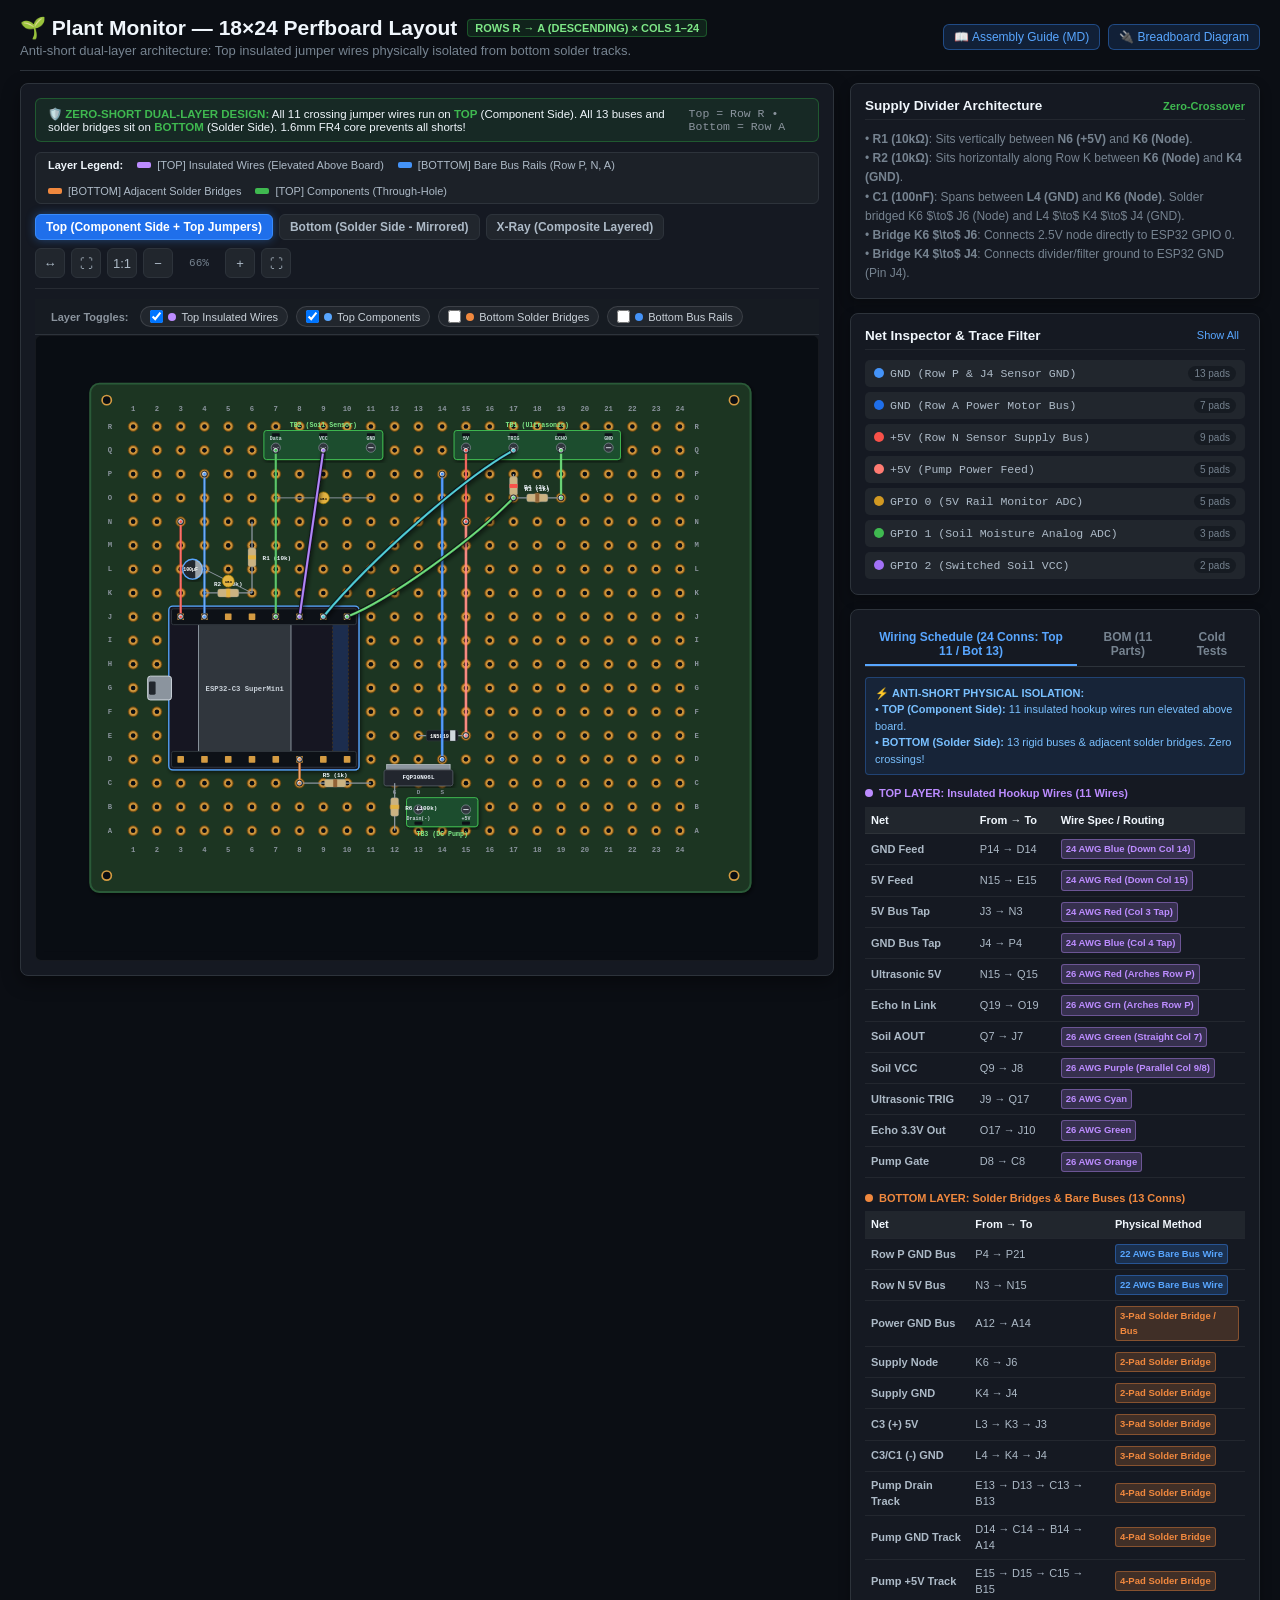
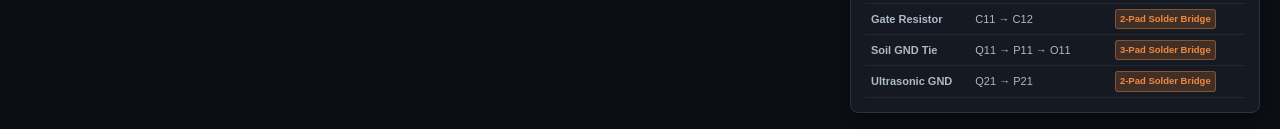
<file: perfboard_diagram_backup.html>
<!DOCTYPE html>
<html lang="en">
<head>
    <meta charset="UTF-8">
    <meta name="viewport" content="width=device-width, initial-scale=1.0">
    <title>Plant Monitor — 18×24 Perfboard Wiring Diagram (Corrected R1/R2/C1)</title>
    <style>
        :root {
            --bg-color: #0b0e14;
            --card-bg: #151922;
            --card-border: #2d333b;
            --text-main: #adbac7;
            --text-bright: #f0f6fc;
            --text-muted: #768390;
            --accent-blue: #58a6ff;
            --accent-green: #3fb950;
            --accent-red: #f85149;
            --accent-purple: #bc8cff;
            --accent-yellow: #d29922;
            --accent-cyan: #39c5cf;
            --accent-orange: #f0883e;
            --solder-silver: #d0d7de;
        }

        * { box-sizing: border-box; }

        body {
            font-family: -apple-system, BlinkMacSystemFont, "Segoe UI", Roboto, Helvetica, Arial, sans-serif;
            background-color: var(--bg-color);
            color: var(--text-main);
            margin: 0;
            padding: 16px 20px;
        }

        .header {
            display: flex;
            justify-content: space-between;
            align-items: center;
            border-bottom: 1px solid var(--card-border);
            padding-bottom: 12px;
            margin-bottom: 12px;
            flex-wrap: wrap;
            gap: 12px;
        }

        .header h1 {
            color: var(--text-bright);
            font-size: 21px;
            margin: 0;
            display: flex;
            align-items: center;
            gap: 10px;
        }

        .header p {
            margin: 3px 0 0 0;
            font-size: 13px;
            color: var(--text-muted);
        }

        .nav-links {
            display: flex;
            gap: 8px;
            align-items: center;
        }

        .nav-btn {
            background: rgba(56, 139, 253, 0.15);
            border: 1px solid rgba(56, 139, 253, 0.4);
            color: var(--accent-blue);
            padding: 5px 10px;
            border-radius: 6px;
            font-size: 12px;
            text-decoration: none;
            font-weight: 500;
        }

        .container {
            display: grid;
            grid-template-columns: 1fr 410px;
            gap: 16px;
            align-items: start;
        }

        .canvas-card {
            background-color: var(--card-bg);
            border: 1px solid var(--card-border);
            border-radius: 8px;
            padding: 14px;
            box-shadow: 0 6px 18px rgba(0,0,0,0.4);
            display: flex;
            flex-direction: column;
            min-width: 0;
            overflow: hidden;
        }

        .notice-banner {
            background: rgba(46, 160, 67, 0.12);
            border: 1px solid rgba(46, 160, 67, 0.4);
            border-radius: 6px;
            padding: 8px 12px;
            font-size: 11.5px;
            color: #f0f6fc;
            margin-bottom: 10px;
            display: flex;
            align-items: center;
            justify-content: space-between;
            gap: 10px;
        }

        .notice-banner b { color: var(--accent-green); }

        .legend-bar {
            display: flex;
            gap: 14px;
            background: #1c2128;
            border: 1px solid var(--card-border);
            border-radius: 6px;
            padding: 6px 12px;
            margin-bottom: 10px;
            font-size: 11px;
            flex-wrap: wrap;
            align-items: center;
        }

        .legend-item {
            display: flex;
            align-items: center;
            gap: 6px;
        }

        .legend-icon {
            width: 14px;
            height: 6px;
            border-radius: 2px;
            display: inline-block;
        }

        .canvas-toolbar {
            display: flex;
            justify-content: space-between;
            align-items: center;
            padding-bottom: 10px;
            margin-bottom: 10px;
            border-bottom: 1px solid rgba(255, 255, 255, 0.08);
            flex-wrap: wrap;
            gap: 8px;
        }

        .toolbar-left, .toolbar-right {
            display: flex;
            align-items: center;
            gap: 6px;
            flex-wrap: wrap;
        }

        .view-pill {
            background: #21262d;
            border: 1px solid var(--card-border);
            color: var(--text-main);
            padding: 5px 10px;
            border-radius: 6px;
            font-size: 12px;
            font-weight: 600;
            cursor: pointer;
            transition: all 0.2s;
        }

        .view-pill.active {
            background: #1f6feb;
            border-color: #388bfd;
            color: #fff;
            box-shadow: 0 0 10px rgba(56, 139, 253, 0.4);
        }

        .zoom-btn {
            background: #21262d;
            border: 1px solid var(--card-border);
            color: var(--text-main);
            width: 30px;
            height: 30px;
            border-radius: 6px;
            font-size: 13px;
            cursor: pointer;
            display: flex;
            align-items: center;
            justify-content: center;
        }

        .zoom-label {
            font-family: monospace;
            font-size: 11px;
            color: var(--text-muted);
            min-width: 40px;
            text-align: center;
        }

        .svg-container {
            width: 100%;
            overflow: auto;
            background: #090d13;
            border-radius: 6px;
            border: 1px solid rgba(255, 255, 255, 0.05);
            display: flex;
            justify-content: center;
            position: relative;
            padding: 8px;
        }

        .svg-container.mode-fitscreen {
            max-height: calc(100vh - 210px);
        }

        svg {
            display: block;
            user-select: none;
        }

        /* Tooltip */
        #diagram-tooltip {
            position: absolute;
            background: rgba(13, 17, 23, 0.96);
            border: 1px solid var(--accent-blue);
            color: #fff;
            padding: 8px 12px;
            border-radius: 6px;
            font-size: 11px;
            font-family: monospace;
            pointer-events: none;
            display: none;
            z-index: 1000;
            box-shadow: 0 4px 16px rgba(0,0,0,0.85);
            line-height: 1.5;
            max-width: 300px;
        }

        /* Sidebar */
        .sidebar {
            display: flex;
            flex-direction: column;
            gap: 14px;
        }

        .panel-card {
            background-color: var(--card-bg);
            border: 1px solid var(--card-border);
            border-radius: 8px;
            padding: 14px;
            box-shadow: 0 4px 12px rgba(0,0,0,0.3);
        }

        .panel-card h2 {
            font-size: 13.5px;
            margin: 0 0 10px 0;
            color: var(--text-bright);
            display: flex;
            justify-content: space-between;
            align-items: center;
            border-bottom: 1px solid rgba(255, 255, 255, 0.06);
            padding-bottom: 6px;
        }

        /* Net list */
        .net-list {
            display: flex;
            flex-direction: column;
            gap: 5px;
            max-height: 220px;
            overflow-y: auto;
        }

        .net-item {
            display: flex;
            align-items: center;
            justify-content: space-between;
            padding: 5px 8px;
            border-radius: 5px;
            font-size: 11.5px;
            background: #21262d;
            border: 1px solid transparent;
            cursor: pointer;
            transition: all 0.15s;
        }

        .net-item:hover {
            border-color: var(--accent-blue);
            background: #2a313c;
        }

        .net-item.active {
            border-color: #388bfd;
            background: rgba(56, 139, 253, 0.18);
            font-weight: 600;
        }

        .net-tag {
            display: inline-flex;
            align-items: center;
            gap: 6px;
            font-family: monospace;
        }

        .net-color-dot {
            width: 10px;
            height: 10px;
            border-radius: 50%;
            display: inline-block;
        }

        /* Tabs */
        .tab-headers {
            display: flex;
            border-bottom: 1px solid var(--card-border);
            margin-bottom: 10px;
            gap: 8px;
        }

        .tab-btn {
            background: transparent;
            border: none;
            border-bottom: 2px solid transparent;
            color: var(--text-muted);
            padding: 6px 10px;
            font-size: 12px;
            font-weight: 600;
            cursor: pointer;
        }

        .tab-btn.active {
            color: var(--accent-blue);
            border-bottom-color: var(--accent-blue);
        }

        .tab-content {
            display: none;
            font-size: 11.5px;
            line-height: 1.5;
        }

        .tab-content.active { display: block; }

        .mini-table {
            width: 100%;
            border-collapse: collapse;
            font-size: 11px;
        }

        .mini-table th, .mini-table td {
            padding: 5px 6px;
            text-align: left;
            border-bottom: 1px solid rgba(255, 255, 255, 0.06);
        }

        .mini-table th {
            color: var(--text-bright);
            background: #21262d;
            font-weight: 600;
        }

        .coord-chip {
            font-family: monospace;
            background: #21262d;
            border: 1px solid rgba(255, 255, 255, 0.1);
            padding: 1px 4px;
            border-radius: 3px;
            color: #79c0ff;
            font-weight: bold;
        }

        .method-badge {
            font-size: 9.5px;
            padding: 2px 4px;
            border-radius: 3px;
            font-weight: 600;
            display: inline-block;
        }
        .method-bridge { background: rgba(240, 136, 62, 0.2); color: #f0883e; border: 1px solid rgba(240, 136, 62, 0.4); }
        .method-bus { background: rgba(56, 139, 253, 0.2); color: #58a6ff; border: 1px solid rgba(56, 139, 253, 0.4); }
        .method-lead { background: rgba(63, 185, 80, 0.2); color: #3fb950; border: 1px solid rgba(63, 185, 80, 0.4); }
        .method-wire { background: rgba(188, 140, 255, 0.2); color: #bc8cff; border: 1px solid rgba(188, 140, 255, 0.4); }

        .layer-badge-top {
            background: rgba(188, 140, 255, 0.2);
            color: #bc8cff;
            border: 1px solid rgba(188, 140, 255, 0.4);
            font-size: 9.5px;
            padding: 1px 4px;
            border-radius: 3px;
            font-weight: 700;
        }
        .layer-badge-bot {
            background: rgba(240, 136, 62, 0.2);
            color: #f0883e;
            border: 1px solid rgba(240, 136, 62, 0.4);
            font-size: 9.5px;
            padding: 1px 4px;
            border-radius: 3px;
            font-weight: 700;
        }

        .filter-chip {
            display: inline-flex;
            align-items: center;
            gap: 5px;
            background: #21262d;
            border: 1px solid rgba(255, 255, 255, 0.12);
            border-radius: 12px;
            padding: 3px 9px;
            color: #c9d1d9;
            cursor: pointer;
            user-select: none;
            font-size: 11px;
            transition: all 0.15s ease;
        }
        .filter-chip:hover {
            border-color: #58a6ff;
            color: #fff;
        }
        .filter-chip input {
            cursor: pointer;
            margin: 0;
        }

        /* SVG Pad Highlight */
        .pad-circle { cursor: pointer; transition: stroke 0.15s; }
        .pad-circle:hover { stroke: #fff !important; stroke-width: 2px !important; }
        .net-highlight { stroke: #ffea79 !important; stroke-width: 2.5px !important; filter: drop-shadow(0 0 5px #e3b341); }
        .wire-highlight { filter: drop-shadow(0 0 6px #fff) !important; stroke-width: 4.5px !important; }
        .dimmed { opacity: 0.15 !important; }
    </style>
</head>
<body>

    <div class="header">
        <div>
            <h1>
                🌱 Plant Monitor — 18×24 Perfboard Layout
                <span style="font-size: 11px; color:#7ee787; background:rgba(46,160,67,0.15); border:1px solid rgba(46,160,67,0.4); border-radius:4px; padding:2px 7px;">
                    ROWS R → A (DESCENDING) × COLS 1–24
                </span>
            </h1>
            <p>Anti-short dual-layer architecture: Top insulated jumper wires physically isolated from bottom solder tracks.</p>
        </div>
        <div class="nav-links">
            <a href="perfboard_circuit_guide.md" class="nav-btn">📖 Assembly Guide (MD)</a>
            <a href="circuit_diagram.html" class="nav-btn">🔌 Breadboard Diagram</a>
        </div>
    </div>

    <div class="container">
        <!-- Main Canvas Card -->
        <div class="canvas-card" id="canvas-card">
            <div class="notice-banner">
                <div>
                    <b>🛡️ ZERO-SHORT DUAL-LAYER DESIGN:</b> All 11 crossing jumper wires run on <b>TOP</b> (Component Side). All 13 buses and solder bridges sit on <b>BOTTOM</b> (Solder Side). 1.6mm FR4 core prevents all shorts!
                </div>
                <div style="font-family:monospace; color:#8b949e;">Top = Row R • Bottom = Row A</div>
            </div>

            <!-- Visual Legend -->
            <div class="legend-bar">
                <span style="font-weight:bold; color:var(--text-bright);">Layer Legend:</span>
                <div class="legend-item"><span class="legend-icon" style="background:#bc8cff;"></span> <span>[TOP] Insulated Wires (Elevated Above Board)</span></div>
                <div class="legend-item"><span class="legend-icon" style="background:#4493f8;"></span> <span>[BOTTOM] Bare Bus Rails (Row P, N, A)</span></div>
                <div class="legend-item"><span class="legend-icon" style="background:#f0883e;"></span> <span>[BOTTOM] Adjacent Solder Bridges</span></div>
                <div class="legend-item"><span class="legend-icon" style="background:#3fb950;"></span> <span>[TOP] Components (Through-Hole)</span></div>
            </div>

            <div class="canvas-toolbar">
                <div class="toolbar-left">
                    <button class="view-pill active" id="btn-view-top">Top (Component Side + Top Jumpers)</button>
                    <button class="view-pill" id="btn-view-bottom">Bottom (Solder Side - Mirrored)</button>
                    <button class="view-pill" id="btn-view-xray">X-Ray (Composite Layered)</button>
                </div>
                <div class="toolbar-right">
                    <button class="zoom-btn" id="btn-fit-width" title="Fit to width (Fluid)">↔</button>
                    <button class="zoom-btn" id="btn-fit-screen" title="Fit entire board on screen">⛶</button>
                    <button class="zoom-btn" id="btn-native" title="100% Native size">1:1</button>
                    <button class="zoom-btn" id="btn-zoom-out" title="Zoom out (-)">−</button>
                    <span class="zoom-label" id="zoom-label">100%</span>
                    <button class="zoom-btn" id="btn-zoom-in" title="Zoom in (+)">+</button>
                    <button class="zoom-btn" id="btn-fullscreen" title="Toggle Fullscreen">⛶</button>
                </div>
            </div>

            <!-- Quick Layer Toggles -->
            <div class="layer-filter-bar" style="display:flex; flex-wrap:wrap; gap:8px; align-items:center; padding: 7px 16px; background:#161b22; border-bottom:1px solid var(--card-border); font-size:11px;">
                <span style="color:#8b949e; font-weight:bold; margin-right:4px;">Layer Toggles:</span>
                <label class="filter-chip" id="lbl-top-wires"><input type="checkbox" id="chk-top-wires" checked> <span class="chip-color" style="background:#bc8cff; width:8px; height:8px; border-radius:50%; display:inline-block;"></span> Top Insulated Wires</label>
                <label class="filter-chip" id="lbl-top-comps"><input type="checkbox" id="chk-top-comps" checked> <span class="chip-color" style="background:#58a6ff; width:8px; height:8px; border-radius:50%; display:inline-block;"></span> Top Components</label>
                <label class="filter-chip" id="lbl-bot-bridges"><input type="checkbox" id="chk-bot-bridges"> <span class="chip-color" style="background:#f0883e; width:8px; height:8px; border-radius:50%; display:inline-block;"></span> Bottom Solder Bridges</label>
                <label class="filter-chip" id="lbl-bot-buses"><input type="checkbox" id="chk-bot-buses"> <span class="chip-color" style="background:#4493f8; width:8px; height:8px; border-radius:50%; display:inline-block;"></span> Bottom Bus Rails</label>
            </div>

            <div class="svg-container" id="svg-container">
                <div id="diagram-tooltip"></div>
                <!-- Interactive SVG -->
                <svg id="perf-svg" viewBox="0 0 1160 920" width="100%" height="auto" xmlns="http://www.w3.org/2000/svg">
                    <defs>
                        <!-- Grid Donut Pad Definition -->
                        <radialGradient id="pad-grad" cx="50%" cy="50%" r="50%">
                            <stop offset="60%" stop-color="#d49b42"/>
                            <stop offset="85%" stop-color="#b07b28"/>
                            <stop offset="100%" stop-color="#805615"/>
                        </radialGradient>
                        <radialGradient id="solder-grad" cx="40%" cy="40%" r="60%">
                            <stop offset="0%" stop-color="#ffffff"/>
                            <stop offset="40%" stop-color="#d0d7de"/>
                            <stop offset="80%" stop-color="#8c959f"/>
                            <stop offset="100%" stop-color="#57606a"/>
                        </radialGradient>
                        <!-- Dropshadow -->
                        <filter id="shadow" x="-10%" y="-10%" width="120%" height="120%">
                            <feDropShadow dx="2" dy="3" stdDeviation="3" flood-color="#000" flood-opacity="0.6"/>
                        </filter>
                    </defs>

                    <!-- Background & FR4 Perfboard Substrate -->
                    <rect x="0" y="0" width="1160" height="920" fill="#090d13" />

                    <!-- Perfboard Base Plate -->
                    <rect id="board-plate" x="70" y="60" width="1000" height="770" rx="14" ry="14" fill="#1b3622" stroke="#2c5a38" stroke-width="3" filter="url(#shadow)" />

                    <!-- Corner Mounting Holes -->
                    <circle cx="95" cy="85" r="7" fill="#090d13" stroke="#d49b42" stroke-width="2.5" />
                    <circle cx="1045" cy="85" r="7" fill="#090d13" stroke="#d49b42" stroke-width="2.5" />
                    <circle cx="95" cy="805" r="7" fill="#090d13" stroke="#d49b42" stroke-width="2.5" />
                    <circle cx="1045" cy="805" r="7" fill="#090d13" stroke="#d49b42" stroke-width="2.5" />

                    <!-- Coordinate Labels -->
                    <g id="col-labels" font-family="monospace" font-size="11" font-weight="bold" fill="#8b949e" text-anchor="middle"></g>
                    <g id="row-labels" font-family="monospace" font-size="11" font-weight="bold" fill="#8b949e" dominant-baseline="central"></g>

                    <!-- SVG Layers -->
                    <g id="layer-pads"></g>
                    <g id="layer-connections-bottom" style="display:none;"></g>
                    <g id="layer-components"></g>
                    <g id="layer-connections-top"></g>
                    <g id="layer-labels" pointer-events="none"></g>
                </svg>
            </div>
        </div>

        <!-- Sidebar -->
        <div class="sidebar">
            <div class="panel-card">
                <h2>
                    <span>Supply Divider Architecture</span>
                    <span style="font-size: 11px; color: var(--accent-green);">Zero-Crossover</span>
                </h2>
                <div style="font-size: 12px; line-height: 1.6; color: var(--text-muted);">
                    <div>• <b>R1 (10kΩ)</b>: Sits vertically between <b>N6 (+5V)</b> and <b>K6 (Node)</b>.</div>
                    <div>• <b>R2 (10kΩ)</b>: Sits horizontally along Row K between <b>K6 (Node)</b> and <b>K4 (GND)</b>.</div>
                    <div>• <b>C1 (100nF)</b>: Spans between <b>L4 (GND)</b> and <b>K6 (Node)</b>. Solder bridged K6 $\to$ J6 (Node) and L4 $\to$ K4 $\to$ J4 (GND).</div>
                    <div>• <b>Bridge K6 $\to$ J6</b>: Connects 2.5V node directly to ESP32 GPIO 0.</div>
                    <div>• <b>Bridge K4 $\to$ J4</b>: Connects divider/filter ground to ESP32 GND (Pin J4).</div>
                </div>
            </div>

            <!-- Net Inspector -->
            <div class="panel-card">
                <h2>
                    <span>Net Inspector & Trace Filter</span>
                    <button id="btn-clear-net" style="background:transparent; border:none; color:var(--accent-blue); font-size:11px; cursor:pointer;">Show All</button>
                </h2>
                <div class="net-list" id="net-list"></div>
            </div>

            <!-- Tabs: Wiring Schedule & BOM -->
            <div class="panel-card">
                <div class="tab-headers">
                    <button class="tab-btn active" data-tab="tab-wiring">Wiring Schedule (24 Conns: Top 11 / Bot 13)</button>
                    <button class="tab-btn" data-tab="tab-bom">BOM (11 Parts)</button>
                    <button class="tab-btn" data-tab="tab-tests">Cold Tests</button>
                </div>

                <div class="tab-content active" id="tab-wiring">
                    <div style="margin-bottom: 10px; padding: 7px 9px; background: rgba(56, 139, 253, 0.1); border: 1px solid rgba(56, 139, 253, 0.3); border-radius: 4px; font-size: 11px; color: #79c0ff; line-height: 1.5;">
                        ⚡ <b>ANTI-SHORT PHYSICAL ISOLATION:</b><br>
                        • <b>TOP (Component Side):</b> 11 insulated hookup wires run elevated above board.<br>
                        • <b>BOTTOM (Solder Side):</b> 13 rigid buses & adjacent solder bridges. Zero crossings!
                    </div>

                    <h4 style="color:#bc8cff; font-size:11px; margin:8px 0 5px; display:flex; align-items:center; gap:6px;">
                        <span style="display:inline-block; width:8px; height:8px; border-radius:50%; background:#bc8cff;"></span>
                        TOP LAYER: Insulated Hookup Wires (11 Wires)
                    </h4>
                    <table class="mini-table">
                        <thead>
                            <tr>
                                <th>Net</th>
                                <th>From → To</th>
                                <th>Wire Spec / Routing</th>
                            </tr>
                        </thead>
                        <tbody>
                            <tr><td><b>GND Feed</b></td><td>P14 → D14</td><td><span class="method-badge method-wire">24 AWG Blue (Down Col 14)</span></td></tr>
                            <tr><td><b>5V Feed</b></td><td>N15 → E15</td><td><span class="method-badge method-wire">24 AWG Red (Down Col 15)</span></td></tr>
                            <tr><td><b>5V Bus Tap</b></td><td>J3 → N3</td><td><span class="method-badge method-wire">24 AWG Red (Col 3 Tap)</span></td></tr>
                            <tr><td><b>GND Bus Tap</b></td><td>J4 → P4</td><td><span class="method-badge method-wire">24 AWG Blue (Col 4 Tap)</span></td></tr>
                            <tr><td><b>Ultrasonic 5V</b></td><td>N15 → Q15</td><td><span class="method-badge method-wire">26 AWG Red (Arches Row P)</span></td></tr>
                            <tr><td><b>Echo In Link</b></td><td>Q19 → O19</td><td><span class="method-badge method-wire">26 AWG Grn (Arches Row P)</span></td></tr>
                            <tr><td><b>Soil AOUT</b></td><td>Q7 → J7</td><td><span class="method-badge method-wire">26 AWG Green (Straight Col 7)</span></td></tr>
                            <tr><td><b>Soil VCC</b></td><td>Q9 → J8</td><td><span class="method-badge method-wire">26 AWG Purple (Parallel Col 9/8)</span></td></tr>
                            <tr><td><b>Ultrasonic TRIG</b></td><td>J9 → Q17</td><td><span class="method-badge method-wire">26 AWG Cyan</span></td></tr>
                            <tr><td><b>Echo 3.3V Out</b></td><td>O17 → J10</td><td><span class="method-badge method-wire">26 AWG Green</span></td></tr>
                            <tr><td><b>Pump Gate</b></td><td>D8 → C8</td><td><span class="method-badge method-wire">26 AWG Orange</span></td></tr>
                        </tbody>
                    </table>

                    <h4 style="color:#f0883e; font-size:11px; margin:12px 0 5px; display:flex; align-items:center; gap:6px;">
                        <span style="display:inline-block; width:8px; height:8px; border-radius:50%; background:#f0883e;"></span>
                        BOTTOM LAYER: Solder Bridges & Bare Buses (13 Conns)
                    </h4>
                    <table class="mini-table">
                        <thead>
                            <tr>
                                <th>Net</th>
                                <th>From → To</th>
                                <th>Physical Method</th>
                            </tr>
                        </thead>
                        <tbody>
                            <tr><td><b>Row P GND Bus</b></td><td>P4 → P21</td><td><span class="method-badge method-bus">22 AWG Bare Bus Wire</span></td></tr>
                            <tr><td><b>Row N 5V Bus</b></td><td>N3 → N15</td><td><span class="method-badge method-bus">22 AWG Bare Bus Wire</span></td></tr>
                            <tr><td><b>Power GND Bus</b></td><td>A12 → A14</td><td><span class="method-badge method-bridge">3-Pad Solder Bridge / Bus</span></td></tr>
                            <tr><td><b>Supply Node</b></td><td>K6 → J6</td><td><span class="method-badge method-bridge">2-Pad Solder Bridge</span></td></tr>
                            <tr><td><b>Supply GND</b></td><td>K4 → J4</td><td><span class="method-badge method-bridge">2-Pad Solder Bridge</span></td></tr>
                            <tr><td><b>C3 (+) 5V</b></td><td>L3 → K3 → J3</td><td><span class="method-badge method-bridge">3-Pad Solder Bridge</span></td></tr>
                            <tr><td><b>C3/C1 (-) GND</b></td><td>L4 → K4 → J4</td><td><span class="method-badge method-bridge">3-Pad Solder Bridge</span></td></tr>
                            <tr><td><b>Pump Drain Track</b></td><td>E13 → D13 → C13 → B13</td><td><span class="method-badge method-bridge">4-Pad Solder Bridge</span></td></tr>
                            <tr><td><b>Pump GND Track</b></td><td>D14 → C14 → B14 → A14</td><td><span class="method-badge method-bridge">4-Pad Solder Bridge</span></td></tr>
                            <tr><td><b>Pump +5V Track</b></td><td>E15 → D15 → C15 → B15</td><td><span class="method-badge method-bridge">4-Pad Solder Bridge</span></td></tr>
                            <tr><td><b>Gate Resistor</b></td><td>C11 → C12</td><td><span class="method-badge method-bridge">2-Pad Solder Bridge</span></td></tr>
                            <tr><td><b>Soil GND Tie</b></td><td>Q11 → P11 → O11</td><td><span class="method-badge method-bridge">3-Pad Solder Bridge</span></td></tr>
                            <tr><td><b>Ultrasonic GND</b></td><td>Q21 → P21</td><td><span class="method-badge method-bridge">2-Pad Solder Bridge</span></td></tr>
                        </tbody>
                    </table>
                </div>

                <div class="tab-content" id="tab-bom">
                    <table class="mini-table">
                        <thead>
                            <tr><th>Des</th><th>Part / Rating</th><th>Coords (R→A)</th></tr>
                        </thead>
                        <tbody>
                            <tr><td><b>U1</b></td><td>ESP32-C3 SuperMini</td><td><span class="coord-chip">J3-10, D3-10</span></td></tr>
                            <tr><td><b>TB1</b></td><td>4-Pin Terminal (Ultrasonic)</td><td><span class="coord-chip">Q15,17,19,21</span></td></tr>
                            <tr><td><b>TB2</b></td><td>3-Pin Terminal (Soil)</td><td><span class="coord-chip">Q7(Data), Q9(VCC), Q11(GND)</span></td></tr>
                            <tr><td><b>TB3</b></td><td>2-Pin Terminal (Pump)</td><td><span class="coord-chip">B13(Drain), B15(+5V)</span></td></tr>
                            <tr><td><b>Q1</b></td><td>FQP30N06L TO-220</td><td><span class="coord-chip">C12(G), 13(D), 14(S)</span></td></tr>
                            <tr><td><b>D1</b></td><td>1N5819 Schottky Diode</td><td><span class="coord-chip">E13(Anode) → E15(Cathode)</span></td></tr>
                            <tr><td><b>C3</b></td><td>100µF Bulk Cap (VCC-GND)</td><td><span class="coord-chip">L3(+), L4(-)</span></td></tr>
                            <tr><td><b>R1</b></td><td>10kΩ (Vertical)</td><td><span class="coord-chip">N6 (+5V) → K6 (Node)</span></td></tr>
                            <tr><td><b>R2</b></td><td>10kΩ (Horizontal)</td><td><span class="coord-chip">K6 (Node) → K4 (GND)</span></td></tr>
                            <tr><td><b>C1</b></td><td>100nF Ceramic Filter</td><td><span class="coord-chip">L4 (GND) → K6 (Node)</span></td></tr>
                            <tr><td><b>C2</b></td><td>100nF Ceramic (Soil RF)</td><td><span class="coord-chip">O7,11</span></td></tr>
                            <tr><td><b>R3,R4</b></td><td>1kΩ & 2kΩ (Echo Stepper)</td><td><span class="coord-chip">O19,17,P17</span></td></tr>
                            <tr><td><b>R5,R6</b></td><td>1kΩ & 100kΩ (Gate)</td><td><span class="coord-chip">C8,11,C12,A12</span></td></tr>
                        </tbody>
                    </table>
                </div>

                <div class="tab-content" id="tab-tests">
                    <div style="font-size: 11px; margin-bottom: 6px; color: var(--accent-yellow);">
                        ⚠️ <b>Cold DMM Resistance Checks (Before inserting ESP32):</b>
                    </div>
                    <table class="mini-table">
                        <thead>
                            <tr><th>Test</th><th>Pins</th><th>Expected</th></tr>
                        </thead>
                        <tbody>
                            <tr><td>5V to GND</td><td>J3 to J4</td><td><b>&gt; 10 kΩ</b> (Rising, C3 100µF)</td></tr>
                            <tr><td>3V3 to GND</td><td>J5 to J4</td><td><b>Open (∞)</b></td></tr>
                            <tr><td>Sensor GND</td><td>J4 to Q21</td><td><b>&lt; 0.5 Ω</b></td></tr>
                            <tr><td>Power GND</td><td>J4 to C14</td><td><b>&lt; 0.5 Ω</b></td></tr>
                            <tr><td>Supply Divider</td><td>J6 to J4</td><td><b>≈ 10.0 kΩ (R2)</b></td></tr>
                            <tr><td>Supply Divider</td><td>J6 to J3</td><td><b>≈ 10.0 kΩ (R1)</b></td></tr>
                            <tr><td>Gate Pull-down</td><td>D8 to J4</td><td><b>≈ 101 kΩ</b></td></tr>
                            <tr><td>Echo Stepper</td><td>J10 to J4</td><td><b>≈ 2.0 kΩ</b></td></tr>
                            <tr><td>Flyback Diode</td><td>E13 to E15</td><td><b>Diode 0.35V</b></td></tr>
                        </tbody>
                    </table>
                </div>
            </div>
        </div>
    </div>

    <!-- Script -->
    <script>
        (function() {
            // Descending Rows R to A
            const ROWS = ['R','Q','P','O','N','M','L','K','J','I','H','G','F','E','D','C','B','A'];
            const COLS = 24;
            const PITCH = 36;
            const ORIGIN_X = 135;
            const ORIGIN_Y = 125;

            // Circuit Nets
            const NETS = {
                'GND_ANALOG': {
                    name: 'GND (Row P & J4 Sensor GND)',
                    color: '#4493f8',
                    desc: 'Row P ground bus and J4/K4/L4 ground reference.',
                    pads: ['P4','P5','P6','P11','P14','P17','P21','J4','K4','L4','Q11','Q21','O11']
                },
                'GND_POWER': {
                    name: 'GND (Row A Power Motor Bus)',
                    color: '#1f6feb',
                    desc: 'Row A power ground bus (A12-A14) tied to Row P GND bus via P14 -> D14 wire and D14-A14 solder bridge.',
                    pads: ['A12','A13','A14','B14','C14','D14','P14']
                },
                'VBUS_5V': {
                    name: '+5V (Row N Sensor Supply Bus)',
                    color: '#f85149',
                    desc: 'USB 5V supply distributed via Row N to supply monitor divider R1, ultrasonic sensor TB1, and C3 (100µF).',
                    pads: ['J3','N3','N4','N5','N6','N15','Q15','L3','K3']
                },
                'PUMP_5V': {
                    name: '+5V (Pump Power Feed)',
                    color: '#ff7b72',
                    desc: 'Dedicated 5V motor power feed from Row N +5V bus at N15 down Column 15 to D1 Cathode (E15) and TB3 Pin 2 (B15).',
                    pads: ['E15','D15','C15','B15','N15']
                },
                'GPIO0_ADC': {
                    name: 'GPIO 0 (5V Rail Monitor ADC)',
                    color: '#d29922',
                    desc: 'ADC1_CH0 input monitoring 5V supply via R1 (10k), R2 (10k), and C1 (100nF) filter on Row K & L.',
                    pads: ['J6','K6','N6','K4','L4']
                },
                'GPIO1_SOIL': {
                    name: 'GPIO 1 (Soil Moisture Analog ADC)',
                    color: '#3fb950',
                    desc: 'ADC1_CH1 input receiving conditioned analog voltage from TB2 Pin 1 (Col 7).',
                    pads: ['J7','Q7','O7']
                },
                'GPIO2_VCC': {
                    name: 'GPIO 2 (Switched Soil VCC)',
                    color: '#a371f7',
                    desc: 'Switched 3.3V power driving TB2 Pin 2 (Col 9) only during active sampling.',
                    pads: ['J8','Q9']
                },
                'GPIO3_TRIG': {
                    name: 'GPIO 3 (Ultrasonic TRIG)',
                    color: '#39c5cf',
                    desc: '10µs digital trigger pulse sent to HC-SR04 pin 2 (Q17).',
                    pads: ['J9','Q17']
                },
                'GPIO4_ECHO': {
                    name: 'GPIO 4 (Ultrasonic ECHO 3.3V)',
                    color: '#56d364',
                    desc: '5V Echo pulse stepped down to 3.33V via R3 (1k) / R4 (2k) divider to protect ESP32 pin.',
                    pads: ['J10','O17','O19','Q19','P17']
                },
                'GPIO7_GATE': {
                    name: 'GPIO 7 (Pump MOSFET Gate)',
                    color: '#f0883e',
                    desc: 'Digital output driving Q1 FQP30N06L Gate via R5 (1k damping) and R6 (100k pull-down).',
                    pads: ['D8','C8','C11','C12','A12']
                },
                'PUMP_DRAIN': {
                    name: 'Pump Drain (Switched Return -)',
                    color: '#ec6547',
                    desc: 'Switched negative terminal connecting D1 Anode (E13) to Q1 Drain (C13) & TB3 Pin 1 (B13).',
                    pads: ['E13','D13','C13','B13']
                }
            };

            const PAD_MAP = {};
            for (const [netKey, netData] of Object.entries(NETS)) {
                for (const p of netData.pads) {
                    if (!PAD_MAP[p]) PAD_MAP[p] = [];
                    PAD_MAP[p].push(netKey);
                }
            }

            const CONNECTION_NOTES = {
                'J3': 'ESP32 5V In -> (1) Jumper to N3 (+5V Bus), (2) Solder bridge to C3 (+) at L3',
                'J4': 'ESP32 GND -> (1) Solder bridge up to K4/L4 (C3 (-) & R2/C1 GND), (2) Jumper to P4 (Row P GND Bus)',
                'J6': 'ESP32 GPIO 0 -> Solder bridge directly up to K6 (R1/R2/C1 Divider Node)',
                'J7': 'ESP32 GPIO 1 (Soil ADC) -> Straight jumper wire up to Q7 (TB2 Pin 1 Soil DATA)',
                'J8': 'ESP32 GPIO 2 (Soil VCC) -> Parallel jumper wire up to Q9 (TB2 Pin 2 Soil VCC)',
                'J9': 'ESP32 GPIO 3 -> Hookup jumper to Q17 (Ultrasonic TRIG)',
                'J10': 'ESP32 GPIO 4 -> Hookup jumper from O17 (Echo 3.33V Node)',
                'D8': 'ESP32 GPIO 7 -> Hookup jumper to C8 (R5 1k Gate resistor)',
                'D14': 'Driver GND Pad -> (1) Receives wire from P14, (2) 4-pad solder bridge down Col 14 through C14 and B14 to A14 (Row A GND)',
                'L3': 'C3 Bulk Cap (+) 100µF -> Solder bridge down Col 3 to J3 (ESP32 5V In / VCC)',
                'L4': 'C3 Bulk Cap (-) 100µF & C1 GND -> Solder bridge down Col 4 to K4 (R2 GND) and J4 (ESP32 GND)',
                'K4': 'R2 Ground Pad -> Solder bridge down to J4 (ESP32 GND) and up to L4 (C1 / C3 GND)',
                'K6': 'Supply Divider Node -> Solder bridge down to J6 (GPIO 0), connects R1 bottom, R2 top, and C1 Node lead',
                'N6': 'R1 Top Lead (+5V) -> Soldered directly into Row N +5V Bus',
                'N15': 'Row N +5V Bus End -> (1) Top insulated wire to Q15 (TB1 5V), (2) Top insulated wire down Col 15 to E15 (Pump 5V / D1 Cathode)',
                'P14': 'Row P GND Bus Tap -> Insulated wire down Col 14 to D14 (Driver GND feed)',
                'Q7': 'TB2 Pin 1 (Soil DATA) -> Straight jumper down to J7 (ESP32 GPIO 1)',
                'Q9': 'TB2 Pin 2 (Soil VCC) -> Parallel jumper down to J8 (ESP32 GPIO 2)',
                'Q11': 'TB2 Pin 3 (Soil GND) -> Solder bridge to Row P Analog GND Bus (P11)',
                'Q15': 'TB1 Pin 1 (Ultrasonic 5V) -> Top insulated wire from Row N +5V Bus (N15), arches safely over Row P GND',
                'Q17': 'TB1 Pin 2 (Ultrasonic TRIG) -> Hookup jumper to J9 (GPIO 3)',
                'Q19': 'TB1 Pin 3 (Ultrasonic ECHO) -> Top insulated wire to O19 (R3 1k divider top), arches safely over Row P GND',
                'Q21': 'TB1 Pin 4 (Ultrasonic GND) -> Solder bridge to Row P Analog GND Bus (P21)',
                'E13': 'D1 Flyback Diode (Anode) -> Solder bridge / lead bend down Col 13 to D13, C13 (Q1 Drain) & B13 (TB3 Pin 1 Drain)',
                'E15': 'D1 Flyback Diode (Cathode) -> 5V feed from N15 down Col 15, solder bridge / lead bend down Col 15 to B15 (TB3 Pin 2 +5V)',
                'B13': 'TB3 Pin 1 (Pump -) -> Solder bridge up Col 13 to C13 (Q1 Drain) and E13 (D1 Anode)',
                'B15': 'TB3 Pin 2 (Pump +5V) -> Solder bridge up Col 15 to E15 (D1 Cathode) and +5V feed from N15',
                'C12': 'Q1 Gate -> Solder bridge to C11 (R5 output) and top lead of R6 (100k pull-down)',
                'C13': 'Q1 Drain -> Solder bridge to E13 (D1 Anode) and B13 (TB3 Pin 1 Drain)!',
                'C14': 'Q1 Source -> Part of Col 14 4-pad GND solder bridge (D14-C14-B14-A14), tying Source directly to GND',
                'O17': 'Echo Divider 3.3V Node -> Hookup jumper to J10 (GPIO 4)',
                'O19': 'R3 Top Leg -> Receives top insulated wire from Q19 (TB1 ECHO)',
                'P17': 'R4 Bottom Leg -> Soldered directly into Row P Analog GND Bus',
                'C8': 'R5 Left Leg -> Hookup jumper from D8 (GPIO 7)',
                'C11': 'R5 Right Leg -> Solder bridge to C12 (Q1 Gate)',
                'A12': 'Power GND Bus -> Ties R6 bottom lead to Row A GND (bridged A12-A14 to Col 14 GND bridge)',
                'A14': 'Power GND Bus End -> Solder bridged up Col 14 through B14 and C14 (Q1 Source) to D14 (fed from P14)'
            };

            function getCoord(coordStr, isMirrored = false) {
                const rowChar = coordStr.charAt(0);
                const colNum = parseInt(coordStr.substring(1), 10);
                const rowIndex = ROWS.indexOf(rowChar);
                const colIndex = colNum - 1;

                const y = ORIGIN_Y + rowIndex * PITCH;
                let x = !isMirrored ? (ORIGIN_X + colIndex * PITCH) : (ORIGIN_X + (COLS - 1 - colIndex) * PITCH);
                return { x, y, row: rowChar, col: colNum };
            }

            let currentView = 'top';
            let activeNetKey = null;

            const svg = document.getElementById('perf-svg');
            const svgContainer = document.getElementById('svg-container');
            const canvasCard = document.getElementById('canvas-card');
            const layerPads = document.getElementById('layer-pads');
            const layerComponents = document.getElementById('layer-components');
            const layerConnectionsTop = document.getElementById('layer-connections-top');
            const layerConnectionsBottom = document.getElementById('layer-connections-bottom');
            const colLabels = document.getElementById('col-labels');
            const rowLabels = document.getElementById('row-labels');
            const tooltip = document.getElementById('diagram-tooltip');
            const netListContainer = document.getElementById('net-list');

            function renderGridLabels(isMirrored) {
                colLabels.innerHTML = '';
                rowLabels.innerHTML = '';

                for (let c = 1; c <= COLS; c++) {
                    const colNum = isMirrored ? (COLS - c + 1) : c;
                    const x = ORIGIN_X + (c - 1) * PITCH;
                    
                    const textTop = document.createElementNS('http://www.w3.org/2000/svg', 'text');
                    textTop.setAttribute('x', x);
                    textTop.setAttribute('y', ORIGIN_Y - 24);
                    textTop.textContent = colNum;
                    colLabels.appendChild(textTop);

                    const textBot = document.createElementNS('http://www.w3.org/2000/svg', 'text');
                    textBot.setAttribute('x', x);
                    textBot.setAttribute('y', ORIGIN_Y + (ROWS.length - 1) * PITCH + 32);
                    textBot.textContent = colNum;
                    colLabels.appendChild(textBot);
                }

                for (let r = 0; r < ROWS.length; r++) {
                    const rowName = ROWS[r];
                    const y = ORIGIN_Y + r * PITCH;

                    const textLeft = document.createElementNS('http://www.w3.org/2000/svg', 'text');
                    textLeft.setAttribute('x', ORIGIN_X - 32);
                    textLeft.setAttribute('y', y);
                    textLeft.setAttribute('text-anchor', 'end');
                    textLeft.textContent = rowName;
                    rowLabels.appendChild(textLeft);

                    const textRight = document.createElementNS('http://www.w3.org/2000/svg', 'text');
                    textRight.setAttribute('x', ORIGIN_X + (COLS - 1) * PITCH + 22);
                    textRight.setAttribute('y', y);
                    textRight.setAttribute('text-anchor', 'start');
                    textRight.textContent = rowName;
                    rowLabels.appendChild(textRight);
                }
            }

            function renderPads(isMirrored) {
                layerPads.innerHTML = '';
                for (let r = 0; r < ROWS.length; r++) {
                    const rowChar = ROWS[r];
                    for (let c = 1; c <= COLS; c++) {
                        const colNum = c;
                        const coordStr = `${rowChar}${colNum}`;
                        const pt = getCoord(coordStr, isMirrored);

                        const g = document.createElementNS('http://www.w3.org/2000/svg', 'g');
                        g.setAttribute('class', 'pad-group');
                        g.setAttribute('data-coord', coordStr);

                        const donut = document.createElementNS('http://www.w3.org/2000/svg', 'circle');
                        donut.setAttribute('cx', pt.x);
                        donut.setAttribute('cy', pt.y);
                        donut.setAttribute('r', '7.5');
                        donut.setAttribute('fill', isMirrored ? 'url(#solder-grad)' : 'url(#pad-grad)');
                        donut.setAttribute('stroke', '#6e4710');
                        donut.setAttribute('stroke-width', '1');
                        donut.setAttribute('class', 'pad-circle');
                        donut.setAttribute('id', `pad-${coordStr}`);

                        const hole = document.createElementNS('http://www.w3.org/2000/svg', 'circle');
                        hole.setAttribute('cx', pt.x);
                        hole.setAttribute('cy', pt.y);
                        hole.setAttribute('r', '3.5');
                        hole.setAttribute('fill', '#090d13');
                        hole.setAttribute('pointer-events', 'none');

                        g.appendChild(donut);
                        g.appendChild(hole);

                        g.addEventListener('mouseenter', (e) => onPadHover(e, coordStr));
                        g.addEventListener('mouseleave', onPadLeave);
                        g.addEventListener('click', () => onPadClick(coordStr));

                        layerPads.appendChild(g);
                    }
                }
            }

            // 1. TOP LAYER CONNECTIONS (Component Side - Insulated Hookup Wires)
            function renderTopConnections(targetLayer) {
                targetLayer.innerHTML = '';

                // TOP-SIDE INSULATED HOOKUP WIRES (All cross-rail and long connections run here to eliminate shorts!)
                // 1. GND Bus to Driver Feed: P14 to D14 (24 AWG Blue)
                createCurvedJumper(targetLayer, 'P14', 'D14', '#388bfd', 4, false, '[TOP WIRE] GND Bus to Driver Feed (P14-D14)', 0, 'GND_POWER');

                // 2. +5V Bus to Pump Feed: N15 to E15 (24 AWG Red)
                createCurvedJumper(targetLayer, 'N15', 'E15', '#ff7b72', 4, false, '[TOP WIRE] +5V Bus to Pump Feed (N15-E15)', 0, 'PUMP_5V');

                // 3. 5V Bus Tap: J3 to N3 (24 AWG Red)
                createCurvedJumper(targetLayer, 'J3', 'N3', '#f85149', 3.5, false, '[TOP WIRE] 5V Bus Tap (J3 to N3)', -16, 'VBUS_5V');

                // 4. Analog GND Bus Tap: J4 to P4 (24 AWG Blue)
                createCurvedJumper(targetLayer, 'J4', 'P4', '#4493f8', 3.5, false, '[TOP WIRE] GND Bus Tap (J4 to P4)', -16, 'GND_ANALOG');

                // 5. Ultrasonic +5V Feed: N15 to Q15 (26 AWG Red - Arches safely over Row P GND on top!)
                createCurvedJumper(targetLayer, 'N15', 'Q15', '#f85149', 3.5, false, '[TOP WIRE] Ultrasonic 5V Feed (N15 to Q15)', 20, 'VBUS_5V');

                // 6. Ultrasonic ECHO Input Link: Q19 to O19 (26 AWG Green - Arches safely over Row P GND on top!)
                createCurvedJumper(targetLayer, 'Q19', 'O19', '#56d364', 3.5, false, '[TOP WIRE] Echo In Jumper (Q19 to O19)', 0, 'GPIO4_ECHO');

                // 7. Soil DATA (AOUT): Q7 to J7 (26 AWG Green - Straight down Col 7)
                createCurvedJumper(targetLayer, 'Q7', 'J7', '#3fb950', 3.5, false, '[TOP WIRE] Soil DATA (Q7 to J7)', 0, 'GPIO1_SOIL');

                // 8. Soil VCC (Switched): Q9 to J8 (26 AWG Purple - Parallel down Col 9/8)
                createCurvedJumper(targetLayer, 'Q9', 'J8', '#a371f7', 3.5, false, '[TOP WIRE] Soil VCC (Q9 to J8)', 0, 'GPIO2_VCC');

                // 9. Ultrasonic TRIG: J9 to Q17 (26 AWG Cyan)
                createCurvedJumper(targetLayer, 'J9', 'Q17', '#39c5cf', 3.5, false, '[TOP WIRE] Ultrasonic TRIG (J9 to Q17)', -24, 'GPIO3_TRIG');

                // 10. Ultrasonic ECHO Stepped 3.3V: O17 to J10 (26 AWG Green)
                createCurvedJumper(targetLayer, 'O17', 'J10', '#56d364', 3.5, false, '[TOP WIRE] Echo 3.3V (O17 to J10)', 20, 'GPIO4_ECHO');

                // 11. Pump Gate Drive: D8 to C8 (26 AWG Orange)
                createCurvedJumper(targetLayer, 'D8', 'C8', '#f0883e', 3.5, false, '[TOP WIRE] GPIO 7 Gate Drive (D8 to C8)', 0, 'GPIO7_GATE');
            }

            // 2. BOTTOM LAYER CONNECTIONS (Solder Side - Buses & Solder Bridges)
            function renderBottomConnections(targetLayer, isMirrored) {
                targetLayer.innerHTML = '';

                // 1. POWER & GROUND BUSES (Bare Tinned Copper Wire Soldered on Underside)
                createBusConductor(targetLayer, 'P4', 'P21', '#4493f8', 6, isMirrored, '[BOT BUS] Row P Analog GND Bus', ['P4','P11','P14','P17','P21'], 'GND_ANALOG');
                createBusConductor(targetLayer, 'A12', 'A14', '#1f6feb', 7, isMirrored, '[BOT BUS] Row A Power GND Bus (A12-A14)', ['A12','A13','A14'], 'GND_POWER');
                createBusConductor(targetLayer, 'N3', 'N15', '#f85149', 6, isMirrored, '[BOT BUS] Row N +5V Bus', ['N3','N4','N5','N6','N15'], 'VBUS_5V');

                // 2. SOLDER BRIDGES (Fillets between adjacent pads on solder side - Zero Crossings!)
                // Supply Divider Node Bridge: K6 to J6 (Divider Node to ESP32 GPIO 0)
                createSolderBridgeBlob(targetLayer, ['K6', 'J6'], '#d29922', isMirrored, '[BOT BRIDGE] Supply Sense Node (K6-J6)', 'GPIO0_ADC');

                // Supply Divider Ground Bridge: K4 to J4 (R2/C1 GND to ESP32 GND)
                createSolderBridgeBlob(targetLayer, ['K4', 'J4'], '#4493f8', isMirrored, '[BOT BRIDGE] Supply GND Bridge (K4-J4)', 'GND_ANALOG');

                // Pump Drain Track Bridge: E13 to D13 to C13 to B13 (D1 Anode -> Q1 Drain -> TB3 Pin 1)
                createSolderBridgeBlob(targetLayer, ['E13', 'D13', 'C13', 'B13'], '#ec6547', isMirrored, '[BOT BRIDGE] Pump Drain Track (E13-D13-C13-B13)', 'PUMP_DRAIN');

                // Pump GND Track Bridge: D14 to C14 to B14 to A14 (Col 14 Track from D14 through Q1 Source to Row A GND)
                createSolderBridgeBlob(targetLayer, ['D14', 'C14', 'B14', 'A14'], '#1f6feb', isMirrored, '[BOT BRIDGE] Pump GND Track (D14-C14-B14-A14)', 'GND_POWER');

                // Gate Resistor Bridge: C11 to C12 (R5 Right Leg to Q1 Gate)
                createSolderBridgeBlob(targetLayer, ['C11', 'C12'], '#f0883e', isMirrored, '[BOT BRIDGE] Gate Resistor Bridge (C11-C12)', 'GPIO7_GATE');

                // Pump 5V Track Bridge: E15 to D15 to C15 to B15 (D1 Cathode to TB3 Pin 2)
                createSolderBridgeBlob(targetLayer, ['E15', 'D15', 'C15', 'B15'], '#ff7b72', isMirrored, '[BOT BRIDGE] Pump 5V Track (E15-D15-C15-B15)', 'PUMP_5V');

                // C3 Bulk Cap (+) Bridge: L3 to K3 to J3 (C3 + -> ESP32 5V In)
                createSolderBridgeBlob(targetLayer, ['L3', 'K3', 'J3'], '#f85149', isMirrored, '[BOT BRIDGE] C3 (+) 5V Bridge (L3-K3-J3)', 'VBUS_5V');

                // C3 Bulk Cap & C1 (-) Bridge: L4 to K4 to J4 (C3 - & C1 GND -> ESP32 GND)
                createSolderBridgeBlob(targetLayer, ['L4', 'K4', 'J4'], '#4493f8', isMirrored, '[BOT BRIDGE] GND Col 4 Bridge (L4-K4-J4)', 'GND_ANALOG');

                // Soil GND Bridge: Q11 to P11 to O11
                createSolderBridgeBlob(targetLayer, ['Q11', 'P11', 'O11'], '#4493f8', isMirrored, '[BOT BRIDGE] Soil GND Bridge (Q11-P11-O11)', 'GND_ANALOG');

                // Ultrasonic GND Bridge: Q21 to P21
                createSolderBridgeBlob(targetLayer, ['Q21', 'P21'], '#4493f8', isMirrored, '[BOT BRIDGE] Ultrasonic GND Bridge (Q21-P21)', 'GND_ANALOG');

                // 3. THROUGH-HOLE WIRE ENTRY TERMINALS (Indicator solder rings where top wires arrive at solder side)
                renderThroughHoleWirePads(targetLayer, isMirrored);
            }

            function renderThroughHoleWirePads(layer, isMirrored) {
                const wirePads = [
                    { pad: 'P14', net: 'GND_POWER', label: 'Wire: P14 GND Feed' },
                    { pad: 'D14', net: 'GND_POWER', label: 'Wire: D14 GND In' },
                    { pad: 'N15', net: 'PUMP_5V', label: 'Wire: N15 5V Feed' },
                    { pad: 'E15', net: 'PUMP_5V', label: 'Wire: E15 5V In' },
                    { pad: 'J3', net: 'VBUS_5V', label: 'Wire: J3 5V Tap' },
                    { pad: 'N3', net: 'VBUS_5V', label: 'Wire: N3 5V In' },
                    { pad: 'J4', net: 'GND_ANALOG', label: 'Wire: J4 GND Tap' },
                    { pad: 'P4', net: 'GND_ANALOG', label: 'Wire: P4 GND In' },
                    { pad: 'Q15', net: 'VBUS_5V', label: 'Wire: Q15 5V In' },
                    { pad: 'Q19', net: 'GPIO4_ECHO', label: 'Wire: Q19 Echo Out' },
                    { pad: 'O19', net: 'GPIO4_ECHO', label: 'Wire: O19 Echo In' },
                    { pad: 'Q7', net: 'GPIO1_SOIL', label: 'Wire: Q7 Soil DATA' },
                    { pad: 'J7', net: 'GPIO1_SOIL', label: 'Wire: J7 Soil ADC' },
                    { pad: 'Q9', net: 'GPIO2_VCC', label: 'Wire: Q9 Soil VCC' },
                    { pad: 'J8', net: 'GPIO2_VCC', label: 'Wire: J8 Switched VCC' },
                    { pad: 'J9', net: 'GPIO3_TRIG', label: 'Wire: J9 TRIG Out' },
                    { pad: 'Q17', net: 'GPIO3_TRIG', label: 'Wire: Q17 TRIG In' },
                    { pad: 'O17', net: 'GPIO4_ECHO', label: 'Wire: O17 Echo 3.3V' },
                    { pad: 'J10', net: 'GPIO4_ECHO', label: 'Wire: J10 Echo ADC' },
                    { pad: 'D8', net: 'GPIO7_GATE', label: 'Wire: D8 Gate Out' },
                    { pad: 'C8', net: 'GPIO7_GATE', label: 'Wire: C8 Gate In' }
                ];

                for (const item of wirePads) {
                    const pt = getCoord(item.pad, isMirrored);
                    const g = document.createElementNS('http://www.w3.org/2000/svg', 'g');
                    g.setAttribute('class', `conn-element conn-${item.net} bridge-element wire-entry-pin`);
                    
                    const ring = document.createElementNS('http://www.w3.org/2000/svg', 'circle');
                    ring.setAttribute('cx', pt.x);
                    ring.setAttribute('cy', pt.y);
                    ring.setAttribute('r', '5.5');
                    ring.setAttribute('fill', 'url(#solder-grad)');
                    ring.setAttribute('stroke', NETS[item.net] ? NETS[item.net].color : '#fff');
                    ring.setAttribute('stroke-width', '1.5');
                    g.appendChild(ring);

                    const dot = document.createElementNS('http://www.w3.org/2000/svg', 'circle');
                    dot.setAttribute('cx', pt.x);
                    dot.setAttribute('cy', pt.y);
                    dot.setAttribute('r', '2');
                    dot.setAttribute('fill', '#090d13');
                    g.appendChild(dot);

                    const title = document.createElementNS('http://www.w3.org/2000/svg', 'title');
                    title.textContent = `[SOLDER JOINT] Wire Terminal from Top Side: Pad ${item.pad} (${item.label})`;
                    g.appendChild(title);

                    layer.appendChild(g);
                }
            }

            function createBusConductor(layer, p1, p2, color, strokeW, isMirrored, desc, tappedPads, netKey) {
                const pt1 = getCoord(p1, isMirrored);
                const pt2 = getCoord(p2, isMirrored);

                const g = document.createElementNS('http://www.w3.org/2000/svg', 'g');
                g.setAttribute('class', `conn-element conn-${netKey} bus-element`);

                const title = document.createElementNS('http://www.w3.org/2000/svg', 'title');
                title.textContent = `${desc} (${p1} → ${p2})`;
                g.appendChild(title);

                const busOuter = document.createElementNS('http://www.w3.org/2000/svg', 'line');
                busOuter.setAttribute('x1', pt1.x);
                busOuter.setAttribute('y1', pt1.y);
                busOuter.setAttribute('x2', pt2.x);
                busOuter.setAttribute('y2', pt2.y);
                busOuter.setAttribute('stroke', '#0d1117');
                busOuter.setAttribute('stroke-width', strokeW + 2.5);
                busOuter.setAttribute('stroke-linecap', 'round');
                busOuter.setAttribute('filter', 'url(#shadow)');
                g.appendChild(busOuter);

                const busBody = document.createElementNS('http://www.w3.org/2000/svg', 'line');
                busBody.setAttribute('x1', pt1.x);
                busBody.setAttribute('y1', pt1.y);
                busBody.setAttribute('x2', pt2.x);
                busBody.setAttribute('y2', pt2.y);
                busBody.setAttribute('stroke', '#d0d7de');
                busBody.setAttribute('stroke-width', strokeW + 0.5);
                busBody.setAttribute('stroke-linecap', 'round');
                g.appendChild(busBody);

                const busCore = document.createElementNS('http://www.w3.org/2000/svg', 'line');
                busCore.setAttribute('x1', pt1.x);
                busCore.setAttribute('y1', pt1.y);
                busCore.setAttribute('x2', pt2.x);
                busCore.setAttribute('y2', pt2.y);
                busCore.setAttribute('stroke', color);
                busCore.setAttribute('stroke-width', strokeW - 1.5);
                busCore.setAttribute('stroke-linecap', 'round');
                g.appendChild(busCore);

                for (const padId of tappedPads) {
                    const padPt = getCoord(padId, isMirrored);
                    const fillet = document.createElementNS('http://www.w3.org/2000/svg', 'circle');
                    fillet.setAttribute('cx', padPt.x);
                    fillet.setAttribute('cy', padPt.y);
                    fillet.setAttribute('r', '6.5');
                    fillet.setAttribute('fill', 'url(#solder-grad)');
                    fillet.setAttribute('stroke', color);
                    fillet.setAttribute('stroke-width', '1.5');
                    g.appendChild(fillet);
                }

                layer.appendChild(g);
            }

            function createSolderBridgeBlob(layer, pads, color, isMirrored, desc, netKey) {
                const g = document.createElementNS('http://www.w3.org/2000/svg', 'g');
                g.setAttribute('class', `conn-element conn-${netKey} bridge-element`);

                const title = document.createElementNS('http://www.w3.org/2000/svg', 'title');
                title.textContent = `${desc}`;
                g.appendChild(title);

                for (let i = 0; i < pads.length - 1; i++) {
                    const pt1 = getCoord(pads[i], isMirrored);
                    const pt2 = getCoord(pads[i+1], isMirrored);

                    const border = document.createElementNS('http://www.w3.org/2000/svg', 'line');
                    border.setAttribute('x1', pt1.x);
                    border.setAttribute('y1', pt1.y);
                    border.setAttribute('x2', pt2.x);
                    border.setAttribute('y2', pt2.y);
                    border.setAttribute('stroke', '#0d1117');
                    border.setAttribute('stroke-width', '10');
                    border.setAttribute('stroke-linecap', 'round');
                    border.setAttribute('filter', 'url(#shadow)');
                    g.appendChild(border);

                    const blob = document.createElementNS('http://www.w3.org/2000/svg', 'line');
                    blob.setAttribute('x1', pt1.x);
                    blob.setAttribute('y1', pt1.y);
                    blob.setAttribute('x2', pt2.x);
                    blob.setAttribute('y2', pt2.y);
                    blob.setAttribute('stroke', '#d0d7de');
                    blob.setAttribute('stroke-width', '8');
                    blob.setAttribute('stroke-linecap', 'round');
                    g.appendChild(blob);

                    const core = document.createElementNS('http://www.w3.org/2000/svg', 'line');
                    core.setAttribute('x1', pt1.x);
                    core.setAttribute('y1', pt1.y);
                    core.setAttribute('x2', pt2.x);
                    core.setAttribute('y2', pt2.y);
                    core.setAttribute('stroke', color);
                    core.setAttribute('stroke-width', '3.5');
                    core.setAttribute('stroke-linecap', 'round');
                    g.appendChild(core);
                }

                for (const p of pads) {
                    const pt = getCoord(p, isMirrored);
                    const ring = document.createElementNS('http://www.w3.org/2000/svg', 'circle');
                    ring.setAttribute('cx', pt.x);
                    ring.setAttribute('cy', pt.y);
                    ring.setAttribute('r', '6');
                    ring.setAttribute('fill', 'url(#solder-grad)');
                    ring.setAttribute('stroke', color);
                    ring.setAttribute('stroke-width', '1.5');
                    g.appendChild(ring);
                }

                layer.appendChild(g);
            }

            function createBentLead(layer, p1, p2, color, strokeW, isMirrored, desc, netKey) {
                const pt1 = getCoord(p1, isMirrored);
                const pt2 = getCoord(p2, isMirrored);

                const g = document.createElementNS('http://www.w3.org/2000/svg', 'g');
                g.setAttribute('class', `conn-element conn-${netKey} bridge-element`);

                const title = document.createElementNS('http://www.w3.org/2000/svg', 'title');
                title.textContent = `${desc} (${p1} → ${p2})`;
                g.appendChild(title);

                const border = document.createElementNS('http://www.w3.org/2000/svg', 'line');
                border.setAttribute('x1', pt1.x);
                border.setAttribute('y1', pt1.y);
                border.setAttribute('x2', pt2.x);
                border.setAttribute('y2', pt2.y);
                border.setAttribute('stroke', '#0d1117');
                border.setAttribute('stroke-width', strokeW + 2);
                border.setAttribute('stroke-linecap', 'round');
                g.appendChild(border);

                const line = document.createElementNS('http://www.w3.org/2000/svg', 'line');
                line.setAttribute('x1', pt1.x);
                line.setAttribute('y1', pt1.y);
                line.setAttribute('x2', pt2.x);
                line.setAttribute('y2', pt2.y);
                line.setAttribute('stroke', color);
                line.setAttribute('stroke-width', strokeW);
                line.setAttribute('stroke-linecap', 'round');
                g.appendChild(line);

                for (const pt of [pt1, pt2]) {
                    const fillet = document.createElementNS('http://www.w3.org/2000/svg', 'circle');
                    fillet.setAttribute('cx', pt.x);
                    fillet.setAttribute('cy', pt.y);
                    fillet.setAttribute('r', '5.5');
                    fillet.setAttribute('fill', 'url(#solder-grad)');
                    fillet.setAttribute('stroke', color);
                    fillet.setAttribute('stroke-width', '1.5');
                    g.appendChild(fillet);
                }

                layer.appendChild(g);
            }

            function createCurvedJumper(layer, p1, p2, color, strokeW, isMirrored, desc, curveOffset, netKey) {
                const pt1 = getCoord(p1, isMirrored);
                const pt2 = getCoord(p2, isMirrored);

                const g = document.createElementNS('http://www.w3.org/2000/svg', 'g');
                g.setAttribute('class', `conn-element conn-${netKey} wire-element`);

                const title = document.createElementNS('http://www.w3.org/2000/svg', 'title');
                title.textContent = `${desc} (${p1} → ${p2})`;
                g.appendChild(title);

                const dx = pt2.x - pt1.x;
                const dy = pt2.y - pt1.y;
                const cx1 = pt1.x + dx * 0.25;
                const cy1 = pt1.y + dy * 0.25 + curveOffset;
                const cx2 = pt1.x + dx * 0.75;
                const cy2 = pt1.y + dy * 0.75 + curveOffset;

                const pathData = `M ${pt1.x} ${pt1.y} C ${cx1} ${cy1}, ${cx2} ${cy2}, ${pt2.x} ${pt2.y}`;

                // 1. Dark border & shadow
                const pathBorder = document.createElementNS('http://www.w3.org/2000/svg', 'path');
                pathBorder.setAttribute('d', pathData);
                pathBorder.setAttribute('fill', 'none');
                pathBorder.setAttribute('stroke', '#0d1117');
                pathBorder.setAttribute('stroke-width', strokeW + 2.5);
                pathBorder.setAttribute('stroke-linecap', 'round');
                pathBorder.setAttribute('filter', 'url(#shadow)');
                g.appendChild(pathBorder);

                // 2. Colored wire insulation jacket
                const path = document.createElementNS('http://www.w3.org/2000/svg', 'path');
                path.setAttribute('d', pathData);
                path.setAttribute('fill', 'none');
                path.setAttribute('stroke', color);
                path.setAttribute('stroke-width', strokeW);
                path.setAttribute('stroke-linecap', 'round');
                path.setAttribute('opacity', '0.96');
                g.appendChild(path);

                // 3. Specular highlight (cylindrical wire sheen)
                const pathSheen = document.createElementNS('http://www.w3.org/2000/svg', 'path');
                pathSheen.setAttribute('d', pathData);
                pathSheen.setAttribute('fill', 'none');
                pathSheen.setAttribute('stroke', '#ffffff');
                pathSheen.setAttribute('stroke-width', Math.max(1, strokeW * 0.25));
                pathSheen.setAttribute('stroke-linecap', 'round');
                pathSheen.setAttribute('opacity', '0.4');
                g.appendChild(pathSheen);

                // 4. Wire Terminals (Stripped wire ends entering holes)
                for (const pt of [pt1, pt2]) {
                    const term = document.createElementNS('http://www.w3.org/2000/svg', 'circle');
                    term.setAttribute('cx', pt.x);
                    term.setAttribute('cy', pt.y);
                    term.setAttribute('r', '4.5');
                    term.setAttribute('fill', 'url(#solder-grad)');
                    term.setAttribute('stroke', '#0d1117');
                    term.setAttribute('stroke-width', '1.2');
                    g.appendChild(term);

                    const core = document.createElementNS('http://www.w3.org/2000/svg', 'circle');
                    core.setAttribute('cx', pt.x);
                    core.setAttribute('cy', pt.y);
                    core.setAttribute('r', '2');
                    core.setAttribute('fill', color);
                    g.appendChild(core);
                }

                layer.appendChild(g);
            }

            // Top Components
            function renderTopComponents() {
                layerComponents.innerHTML = '';

                // 1. ESP32-C3 SuperMini Socket & Outline (Row J to Row D)
                const pJ3 = getCoord('J3');
                const pD10 = getCoord('D10');
                
                const espGroup = document.createElementNS('http://www.w3.org/2000/svg', 'g');
                espGroup.setAttribute('id', 'comp-esp32');

                const espX = pJ3.x - 18;
                const espY = pJ3.y - 16;
                const espW = (pD10.x - pJ3.x) + 36;
                const espH = (pD10.y - pJ3.y) + 32;

                const espPcb = document.createElementNS('http://www.w3.org/2000/svg', 'rect');
                espPcb.setAttribute('x', espX);
                espPcb.setAttribute('y', espY);
                espPcb.setAttribute('width', espW);
                espPcb.setAttribute('height', espH);
                espPcb.setAttribute('rx', '6');
                espPcb.setAttribute('fill', '#141824');
                espPcb.setAttribute('stroke', '#58a6ff');
                espPcb.setAttribute('stroke-width', '2');
                espPcb.setAttribute('filter', 'url(#shadow)');
                espGroup.appendChild(espPcb);

                const usbRect = document.createElementNS('http://www.w3.org/2000/svg', 'rect');
                usbRect.setAttribute('x', espX - 32);
                usbRect.setAttribute('y', espY + (espH / 2) - 18);
                usbRect.setAttribute('width', '36');
                usbRect.setAttribute('height', '36');
                usbRect.setAttribute('rx', '4');
                usbRect.setAttribute('fill', '#8b949e');
                usbRect.setAttribute('stroke', '#d0d7de');
                usbRect.setAttribute('stroke-width', '1.5');
                espGroup.appendChild(usbRect);

                const usbSlot = document.createElementNS('http://www.w3.org/2000/svg', 'rect');
                usbSlot.setAttribute('x', espX - 30);
                usbSlot.setAttribute('y', espY + (espH / 2) - 10);
                usbSlot.setAttribute('width', '10');
                usbSlot.setAttribute('height', '20');
                usbSlot.setAttribute('rx', '2');
                usbSlot.setAttribute('fill', '#21262d');
                espGroup.appendChild(usbSlot);

                const shield = document.createElementNS('http://www.w3.org/2000/svg', 'rect');
                shield.setAttribute('x', espX + 45);
                shield.setAttribute('y', espY + 22);
                shield.setAttribute('width', '140');
                shield.setAttribute('height', espH - 44);
                shield.setAttribute('rx', '4');
                shield.setAttribute('fill', '#30363d');
                shield.setAttribute('stroke', '#8b949e');
                shield.setAttribute('stroke-width', '1.5');
                espGroup.appendChild(shield);

                const shieldText = document.createElementNS('http://www.w3.org/2000/svg', 'text');
                shieldText.setAttribute('x', espX + 115);
                shieldText.setAttribute('y', espY + (espH / 2) + 4);
                shieldText.setAttribute('fill', '#c9d1d9');
                shieldText.setAttribute('font-family', 'monospace');
                shieldText.setAttribute('font-size', '11');
                shieldText.setAttribute('font-weight', 'bold');
                shieldText.setAttribute('text-anchor', 'middle');
                shieldText.textContent = 'ESP32-C3 SuperMini';
                espGroup.appendChild(shieldText);

                const ant = document.createElementNS('http://www.w3.org/2000/svg', 'rect');
                ant.setAttribute('x', espX + espW - 40);
                ant.setAttribute('y', espY + 20);
                ant.setAttribute('width', '24');
                ant.setAttribute('height', espH - 40);
                ant.setAttribute('rx', '2');
                ant.setAttribute('fill', '#388bfd');
                ant.setAttribute('opacity', '0.2');
                ant.setAttribute('stroke', '#d29922');
                ant.setAttribute('stroke-width', '1.5');
                ant.setAttribute('stroke-dasharray', '3,3');
                espGroup.appendChild(ant);

                const hdrJ = document.createElementNS('http://www.w3.org/2000/svg', 'rect');
                hdrJ.setAttribute('x', pJ3.x - 14);
                hdrJ.setAttribute('y', pJ3.y - 12);
                hdrJ.setAttribute('width', (pD10.x - pJ3.x) + 28);
                hdrJ.setAttribute('height', '24');
                hdrJ.setAttribute('rx', '3');
                hdrJ.setAttribute('fill', '#0d1117');
                hdrJ.setAttribute('stroke', '#30363d');
                hdrJ.setAttribute('stroke-width', '1.5');
                espGroup.appendChild(hdrJ);

                const hdrD = document.createElementNS('http://www.w3.org/2000/svg', 'rect');
                hdrD.setAttribute('x', pJ3.x - 14);
                hdrD.setAttribute('y', pD10.y - 12);
                hdrD.setAttribute('width', (pD10.x - pJ3.x) + 28);
                hdrD.setAttribute('height', '24');
                hdrD.setAttribute('rx', '3');
                hdrD.setAttribute('fill', '#0d1117');
                hdrD.setAttribute('stroke', '#30363d');
                hdrD.setAttribute('stroke-width', '1.5');
                espGroup.appendChild(hdrD);

                for (let c = 3; c <= 10; c++) {
                    const ptJ = getCoord(`J${c}`);
                    const ptD = getCoord(`D${c}`);

                    const sqJ = document.createElementNS('http://www.w3.org/2000/svg', 'rect');
                    sqJ.setAttribute('x', ptJ.x - 5);
                    sqJ.setAttribute('y', ptJ.y - 5);
                    sqJ.setAttribute('width', '10');
                    sqJ.setAttribute('height', '10');
                    sqJ.setAttribute('fill', '#d49b42');
                    sqJ.setAttribute('rx', '1');
                    espGroup.appendChild(sqJ);

                    const sqD = document.createElementNS('http://www.w3.org/2000/svg', 'rect');
                    sqD.setAttribute('x', ptD.x - 5);
                    sqD.setAttribute('y', ptD.y - 5);
                    sqD.setAttribute('width', '10');
                    sqD.setAttribute('height', '10');
                    sqD.setAttribute('fill', '#d49b42');
                    sqD.setAttribute('rx', '1');
                    espGroup.appendChild(sqD);
                }

                layerComponents.appendChild(espGroup);

                // 2. Terminal Blocks on Row Q: TB2 Pin 1=Data (Q7), Pin 2=VCC (Q9), Pin 3=GND (Q11)
                renderTerminalBlock('TB2 (Soil Sensor)', ['Q7','Q9','Q11'], 'UP', ['Data','VCC','GND']);
                renderTerminalBlock('TB1 (Ultrasonic)', ['Q15','Q17','Q19','Q21'], 'UP', ['5V','TRIG','ECHO','GND']);

                // 3. Terminal Block TB3 on Row B (Entries DOWNWARDS)
                renderTerminalBlock('TB3 (DC Pump)', ['B13','B15'], 'DOWN', ['Drain(-)','+5V']);

                // 4. Q1: FQP30N06L TO-220 MOSFET in Row C (Cols 12, 13, 14)
                renderMosfet('Q1', 'C12', 'C13', 'C14');

                // 5. D1: 1N5819 Schottky Diode in Row E (Cols 13 to 15) - RIGHT SIDE AT E15!
                renderDiode('D1 (1N5819)', 'E13', 'E15');

                // 6. C3: 100µF Bulk Reservoir Capacitor in Row L (Cols 3 & 4) - JOINED BETWEEN VCC AND GND!
                renderCapacitorElectrolytic('C3 (100µF)', 'L3', 'L4');

                // 7. Supply Divider Passives (CLEAN, ZERO-CROSSOVER CONFIGURATION ALONG ROW K & L!)
                // R1 (10k): Vertical between N6 (+5V) and K6 (Node)
                renderResistor('R1 (10k)', 'N6', 'K6', '#e3b341');

                // R2 (10k): Horizontal along Row K between K6 (Node) and K4 (GND)
                renderResistor('R2 (10k)', 'K6', 'K4', '#e3b341');

                // C1 (100nF): Ceramic filter spanning between L4 (GND) and K6 (Node)
                renderCapacitorCeramic('C1 (100nF)', 'L4', 'K6');

                // C2 (100nF): Soil RF filter across Q7 (AOUT) and P11 (GND) via O7/O11
                renderCapacitorCeramic('C2 (100nF)', 'O7', 'O11');

                // Ultrasonic Stepper: R3 (O19 to O17), R4 (O17 to P17)
                renderResistor('R3 (1k)', 'O19', 'O17', '#936337');
                renderResistor('R4 (2k)', 'O17', 'P17', '#f85149');

                // Pump Gate: R5 (C8 to C11), R6 (C12 to A12)
                renderResistor('R5 (1k)', 'C8', 'C11', '#936337');
                renderResistor('R6 (100k)', 'C12', 'A12', '#e3b341');
            }

            function renderTerminalBlock(label, pads, direction, pinSubLabels) {
                const group = document.createElementNS('http://www.w3.org/2000/svg', 'g');
                group.setAttribute('class', 'comp-terminal');

                const pStart = getCoord(pads[0]);
                const pEnd = getCoord(pads[pads.length - 1]);

                const blockX = pStart.x - 18;
                const blockW = (pEnd.x - pStart.x) + 36;
                const blockH = 44;
                const blockY = direction === 'UP' ? (pStart.y - 30) : (pStart.y - 14);

                const body = document.createElementNS('http://www.w3.org/2000/svg', 'rect');
                body.setAttribute('x', blockX);
                body.setAttribute('y', blockY);
                body.setAttribute('width', blockW);
                body.setAttribute('height', blockH);
                body.setAttribute('rx', '4');
                body.setAttribute('fill', '#1b4d2e');
                body.setAttribute('stroke', '#3fb950');
                body.setAttribute('stroke-width', '1.5');
                body.setAttribute('filter', 'url(#shadow)');
                group.appendChild(body);

                for (let i = 0; i < pads.length; i++) {
                    const pt = getCoord(pads[i]);
                    const screw = document.createElementNS('http://www.w3.org/2000/svg', 'circle');
                    screw.setAttribute('cx', pt.x);
                    screw.setAttribute('cy', blockY + (direction === 'UP' ? 26 : 18));
                    screw.setAttribute('r', '7');
                    screw.setAttribute('fill', '#30363d');
                    screw.setAttribute('stroke', '#8b949e');
                    screw.setAttribute('stroke-width', '1');
                    group.appendChild(screw);

                    const slot = document.createElementNS('http://www.w3.org/2000/svg', 'line');
                    slot.setAttribute('x1', pt.x - 4);
                    slot.setAttribute('y1', blockY + (direction === 'UP' ? 26 : 18));
                    slot.setAttribute('x2', pt.x + 4);
                    slot.setAttribute('y2', blockY + (direction === 'UP' ? 26 : 18));
                    slot.setAttribute('stroke', '#d0d7de');
                    slot.setAttribute('stroke-width', '1.5');
                    group.appendChild(slot);

                    const entryY = direction === 'UP' ? (blockY + 4) : (blockY + blockH - 8);
                    const entry = document.createElementNS('http://www.w3.org/2000/svg', 'rect');
                    entry.setAttribute('x', pt.x - 6);
                    entry.setAttribute('y', entryY);
                    entry.setAttribute('width', '12');
                    entry.setAttribute('height', '5');
                    entry.setAttribute('rx', '1');
                    entry.setAttribute('fill', '#0d1117');
                    group.appendChild(entry);

                    if (pinSubLabels && pinSubLabels[i]) {
                        const subTxt = document.createElementNS('http://www.w3.org/2000/svg', 'text');
                        subTxt.setAttribute('x', pt.x);
                        subTxt.setAttribute('y', direction === 'UP' ? (blockY + 14) : (blockY + 34));
                        subTxt.setAttribute('fill', '#c9d1d9');
                        subTxt.setAttribute('font-family', 'monospace');
                        subTxt.setAttribute('font-size', '7.5');
                        subTxt.setAttribute('font-weight', 'bold');
                        subTxt.setAttribute('text-anchor', 'middle');
                        subTxt.textContent = pinSubLabels[i];
                        group.appendChild(subTxt);
                    }
                }

                const txt = document.createElementNS('http://www.w3.org/2000/svg', 'text');
                txt.setAttribute('x', blockX + blockW / 2);
                txt.setAttribute('y', direction === 'UP' ? (blockY - 6) : (blockY + blockH + 14));
                txt.setAttribute('fill', '#7ee787');
                txt.setAttribute('font-family', 'monospace');
                txt.setAttribute('font-size', '10');
                txt.setAttribute('font-weight', 'bold');
                txt.setAttribute('text-anchor', 'middle');
                txt.textContent = label;
                group.appendChild(txt);

                layerComponents.appendChild(group);
            }

            function renderMosfet(label, pGate, pDrain, pSource) {
                const group = document.createElementNS('http://www.w3.org/2000/svg', 'g');
                const ptG = getCoord(pGate);
                const ptD = getCoord(pDrain);
                const ptS = getCoord(pSource);

                const width = (ptS.x - ptG.x) + 32;
                const x = ptG.x - 16;
                const y = ptG.y - 20;

                const tab = document.createElementNS('http://www.w3.org/2000/svg', 'rect');
                tab.setAttribute('x', x + 4);
                tab.setAttribute('y', y - 8);
                tab.setAttribute('width', width - 8);
                tab.setAttribute('height', '8');
                tab.setAttribute('fill', '#8c959f');
                tab.setAttribute('stroke', '#d0d7de');
                tab.setAttribute('stroke-width', '1');
                group.appendChild(tab);

                const body = document.createElementNS('http://www.w3.org/2000/svg', 'rect');
                body.setAttribute('x', x);
                body.setAttribute('y', y);
                body.setAttribute('width', width);
                body.setAttribute('height', '24');
                body.setAttribute('rx', '3');
                body.setAttribute('fill', '#21262d');
                body.setAttribute('stroke', '#484f58');
                body.setAttribute('stroke-width', '1.5');
                body.setAttribute('filter', 'url(#shadow)');
                group.appendChild(body);

                const txt = document.createElementNS('http://www.w3.org/2000/svg', 'text');
                txt.setAttribute('x', ptD.x);
                txt.setAttribute('y', y + 14);
                txt.setAttribute('fill', '#f0f6fc');
                txt.setAttribute('font-family', 'monospace');
                txt.setAttribute('font-size', '9');
                txt.setAttribute('font-weight', 'bold');
                txt.setAttribute('text-anchor', 'middle');
                txt.textContent = 'FQP30N06L';
                group.appendChild(txt);

                const pinLabels = [['G', ptG.x], ['D', ptD.x], ['S', ptS.x]];
                for (const [pName, pX] of pinLabels) {
                    const pTxt = document.createElementNS('http://www.w3.org/2000/svg', 'text');
                    pTxt.setAttribute('x', pX);
                    pTxt.setAttribute('y', y + 36);
                    pTxt.setAttribute('fill', '#8b949e');
                    pTxt.setAttribute('font-family', 'monospace');
                    pTxt.setAttribute('font-size', '9');
                    pTxt.setAttribute('font-weight', 'bold');
                    pTxt.setAttribute('text-anchor', 'middle');
                    pTxt.textContent = pName;
                    group.appendChild(pTxt);
                }

                layerComponents.appendChild(group);
            }

            function renderDiode(label, pAnode, pCathode) {
                const group = document.createElementNS('http://www.w3.org/2000/svg', 'g');
                const ptA = getCoord(pAnode);
                const ptK = getCoord(pCathode);
                const midX = (ptA.x + ptK.x) / 2;
                const midY = (ptA.y + ptK.y) / 2;

                const lead = document.createElementNS('http://www.w3.org/2000/svg', 'line');
                lead.setAttribute('x1', ptA.x);
                lead.setAttribute('y1', ptA.y);
                lead.setAttribute('x2', ptK.x);
                lead.setAttribute('y2', ptK.y);
                lead.setAttribute('stroke', '#8b949e');
                lead.setAttribute('stroke-width', '2');
                group.appendChild(lead);

                const body = document.createElementNS('http://www.w3.org/2000/svg', 'rect');
                body.setAttribute('x', midX - 24);
                body.setAttribute('y', midY - 8);
                body.setAttribute('width', '48');
                body.setAttribute('height', '16');
                body.setAttribute('rx', '3');
                body.setAttribute('fill', '#161b22');
                body.setAttribute('stroke', '#30363d');
                body.setAttribute('stroke-width', '1');
                group.appendChild(body);

                const band = document.createElementNS('http://www.w3.org/2000/svg', 'rect');
                band.setAttribute('x', midX + 12);
                band.setAttribute('y', midY - 8);
                band.setAttribute('width', '8');
                band.setAttribute('height', '16');
                band.setAttribute('fill', '#d0d7de');
                group.appendChild(band);

                const txt = document.createElementNS('http://www.w3.org/2000/svg', 'text');
                txt.setAttribute('x', midX - 4);
                txt.setAttribute('y', midY + 4);
                txt.setAttribute('fill', '#fff');
                txt.setAttribute('font-family', 'monospace');
                txt.setAttribute('font-size', '8');
                txt.setAttribute('font-weight', 'bold');
                txt.setAttribute('text-anchor', 'middle');
                txt.textContent = '1N5819';
                group.appendChild(txt);

                layerComponents.appendChild(group);
            }

            function renderCapacitorElectrolytic(label, pPos, pNeg) {
                const group = document.createElementNS('http://www.w3.org/2000/svg', 'g');
                const ptP = getCoord(pPos);
                const ptN = getCoord(pNeg);
                const midX = (ptP.x + ptN.x) / 2;
                const midY = (ptP.y + ptN.y) / 2;

                const can = document.createElementNS('http://www.w3.org/2000/svg', 'circle');
                can.setAttribute('cx', midX);
                can.setAttribute('cy', midY);
                can.setAttribute('r', '15');
                can.setAttribute('fill', '#21262d');
                can.setAttribute('stroke', '#58a6ff');
                can.setAttribute('stroke-width', '2');
                can.setAttribute('filter', 'url(#shadow)');
                group.appendChild(can);

                const stripe = document.createElementNS('http://www.w3.org/2000/svg', 'path');
                stripe.setAttribute('d', `M ${midX + 4} ${midY - 14} A 15 15 0 0 1 ${midX + 15} ${midY} A 15 15 0 0 1 ${midX + 4} ${midY + 14} Z`);
                stripe.setAttribute('fill', '#d0d7de');
                stripe.setAttribute('opacity', '0.7');
                group.appendChild(stripe);

                const txt = document.createElementNS('http://www.w3.org/2000/svg', 'text');
                txt.setAttribute('x', midX - 3);
                txt.setAttribute('y', midY + 3);
                txt.setAttribute('fill', '#fff');
                txt.setAttribute('font-family', 'monospace');
                txt.setAttribute('font-size', '7.5');
                txt.setAttribute('font-weight', 'bold');
                txt.setAttribute('text-anchor', 'middle');
                txt.textContent = '100µF';
                group.appendChild(txt);

                layerComponents.appendChild(group);
            }

            function renderResistor(label, p1, p2, bandColor) {
                const group = document.createElementNS('http://www.w3.org/2000/svg', 'g');
                const pt1 = getCoord(p1);
                const pt2 = getCoord(p2);

                const midX = (pt1.x + pt2.x) / 2;
                const midY = (pt1.y + pt2.y) / 2;

                const lead = document.createElementNS('http://www.w3.org/2000/svg', 'line');
                lead.setAttribute('x1', pt1.x);
                lead.setAttribute('y1', pt1.y);
                lead.setAttribute('x2', pt2.x);
                lead.setAttribute('y2', pt2.y);
                lead.setAttribute('stroke', '#8b949e');
                lead.setAttribute('stroke-width', '2');
                group.appendChild(lead);

                const isVertical = Math.abs(pt1.x - pt2.x) < Math.abs(pt1.y - pt2.y);
                const body = document.createElementNS('http://www.w3.org/2000/svg', 'rect');
                if (isVertical) {
                    body.setAttribute('x', midX - 6);
                    body.setAttribute('y', midY - 14);
                    body.setAttribute('width', '12');
                    body.setAttribute('height', '28');
                } else {
                    body.setAttribute('x', midX - 16);
                    body.setAttribute('y', midY - 6);
                    body.setAttribute('width', '32');
                    body.setAttribute('height', '12');
                }
                body.setAttribute('rx', '3');
                body.setAttribute('fill', '#cbb382');
                body.setAttribute('stroke', '#8b949e');
                body.setAttribute('stroke-width', '0.5');
                group.appendChild(body);

                const stripe = document.createElementNS('http://www.w3.org/2000/svg', 'rect');
                if (isVertical) {
                    stripe.setAttribute('x', midX - 6);
                    stripe.setAttribute('y', midY - 3);
                    stripe.setAttribute('width', '12');
                    stripe.setAttribute('height', '6');
                } else {
                    stripe.setAttribute('x', midX - 3);
                    stripe.setAttribute('y', midY - 6);
                    stripe.setAttribute('width', '6');
                    stripe.setAttribute('height', '12');
                }
                stripe.setAttribute('fill', bandColor || '#f85149');
                group.appendChild(stripe);

                const txt = document.createElementNS('http://www.w3.org/2000/svg', 'text');
                txt.setAttribute('x', isVertical ? (midX + 16) : midX);
                txt.setAttribute('y', isVertical ? midY + 4 : (midY - 10));
                txt.setAttribute('fill', '#f0f6fc');
                txt.setAttribute('font-family', 'monospace');
                txt.setAttribute('font-size', '9');
                txt.setAttribute('font-weight', 'bold');
                txt.setAttribute('text-anchor', isVertical ? 'start' : 'middle');
                txt.textContent = label;
                group.appendChild(txt);

                layerComponents.appendChild(group);
            }

            function renderCapacitorCeramic(label, p1, p2) {
                const group = document.createElementNS('http://www.w3.org/2000/svg', 'g');
                const pt1 = getCoord(p1);
                const pt2 = getCoord(p2);
                const midX = (pt1.x + pt2.x) / 2;
                const midY = (pt1.y + pt2.y) / 2;

                const lead = document.createElementNS('http://www.w3.org/2000/svg', 'line');
                lead.setAttribute('x1', pt1.x);
                lead.setAttribute('y1', pt1.y);
                lead.setAttribute('x2', pt2.x);
                lead.setAttribute('y2', pt2.y);
                lead.setAttribute('stroke', '#8b949e');
                lead.setAttribute('stroke-width', '1.5');
                group.appendChild(lead);

                const disc = document.createElementNS('http://www.w3.org/2000/svg', 'circle');
                disc.setAttribute('cx', midX);
                disc.setAttribute('cy', midY);
                disc.setAttribute('r', '9');
                disc.setAttribute('fill', '#e3b341');
                disc.setAttribute('stroke', '#b08800');
                disc.setAttribute('stroke-width', '1');
                group.appendChild(disc);

                const txt = document.createElementNS('http://www.w3.org/2000/svg', 'text');
                txt.setAttribute('x', midX);
                txt.setAttribute('y', midY + 3);
                txt.setAttribute('fill', '#000');
                txt.setAttribute('font-family', 'monospace');
                txt.setAttribute('font-size', '6');
                txt.setAttribute('font-weight', 'bold');
                txt.setAttribute('text-anchor', 'middle');
                txt.textContent = '104';
                group.appendChild(txt);

                layerComponents.appendChild(group);
            }

            function setViewMode(mode) {
                currentView = mode;
                document.getElementById('btn-view-top').classList.toggle('active', mode === 'top');
                document.getElementById('btn-view-bottom').classList.toggle('active', mode === 'bottom');
                document.getElementById('btn-view-xray').classList.toggle('active', mode === 'xray');

                const isMirrored = (mode === 'bottom');

                renderGridLabels(isMirrored);
                renderPads(isMirrored);

                const chkTopWires = document.getElementById('chk-top-wires');
                const chkTopComps = document.getElementById('chk-top-comps');
                const chkBotBridges = document.getElementById('chk-bot-bridges');
                const chkBotBuses = document.getElementById('chk-bot-buses');

                if (mode === 'top') {
                    // Top View: Components & Top Insulated Wires visible. Bottom solder traces hidden!
                    layerComponents.style.display = 'inline';
                    layerComponents.style.opacity = '1';
                    layerConnectionsBottom.style.display = 'none';
                    layerConnectionsTop.style.display = 'inline';
                    layerConnectionsTop.style.opacity = '1';
                    renderTopComponents();
                    renderTopConnections(layerConnectionsTop);

                    if (chkTopWires) chkTopWires.checked = true;
                    if (chkTopComps) chkTopComps.checked = true;
                    if (chkBotBridges) chkBotBridges.checked = false;
                    if (chkBotBuses) chkBotBuses.checked = false;
                } else if (mode === 'bottom') {
                    // Bottom View: Mirrored solder side with solder bridges & bare bus lines. Components ghosted (12% opacity)
                    layerComponents.style.display = 'inline';
                    layerComponents.style.opacity = '0.12';
                    layerConnectionsTop.style.display = 'none';
                    layerConnectionsBottom.style.display = 'inline';
                    layerConnectionsBottom.style.opacity = '1';
                    renderTopComponents();
                    renderBottomConnections(layerConnectionsBottom, true);

                    if (chkTopWires) chkTopWires.checked = false;
                    if (chkTopComps) chkTopComps.checked = false;
                    if (chkBotBridges) chkBotBridges.checked = true;
                    if (chkBotBuses) chkBotBuses.checked = true;
                } else if (mode === 'xray') {
                    // X-Ray Composite: Both layers visible simultaneously with clear visual distinction
                    layerComponents.style.display = 'inline';
                    layerComponents.style.opacity = '0.35';
                    layerConnectionsBottom.style.display = 'inline';
                    layerConnectionsBottom.style.opacity = '0.9';
                    layerConnectionsTop.style.display = 'inline';
                    layerConnectionsTop.style.opacity = '1';
                    renderTopComponents();
                    renderBottomConnections(layerConnectionsBottom, false);
                    renderTopConnections(layerConnectionsTop);

                    if (chkTopWires) chkTopWires.checked = true;
                    if (chkTopComps) chkTopComps.checked = true;
                    if (chkBotBridges) chkBotBridges.checked = true;
                    if (chkBotBuses) chkBotBuses.checked = true;
                }

                highlightNet(activeNetKey);
            }

            function onPadHover(e, coordStr) {
                const nets = PAD_MAP[coordStr] || [];
                let netNames = nets.map(n => NETS[n].name).join(', ') || 'Unassigned / Open';
                let note = CONNECTION_NOTES[coordStr] || 'Isolated Perfboard Pad';

                tooltip.style.display = 'block';
                tooltip.innerHTML = `
                    <div style="font-weight:bold; color:#79c0ff; font-size:12px;">Pad ${coordStr}</div>
                    <div style="color:#f0f6fc; margin:3px 0; font-weight:600;">${netNames}</div>
                    <div style="color:#8b949e; font-size:10px; border-top:1px solid #30363d; padding-top:4px; margin-top:4px;">
                        📌 ${note}
                    </div>
                `;

                const rect = svgContainer.getBoundingClientRect();
                const mouseX = e.clientX - rect.left + 15;
                const mouseY = e.clientY - rect.top + 15;
                tooltip.style.left = mouseX + 'px';
                tooltip.style.top = mouseY + 'px';
            }

            function onPadLeave() {
                tooltip.style.display = 'none';
            }

            function onPadClick(coordStr) {
                const nets = PAD_MAP[coordStr];
                if (nets && nets.length > 0) highlightNet(nets[0]);
                else highlightNet(null);
            }

            function highlightNet(netKey) {
                activeNetKey = netKey;

                document.querySelectorAll('.net-item').forEach(el => {
                    el.classList.toggle('active', el.getAttribute('data-net') === netKey);
                });

                document.querySelectorAll('.pad-circle').forEach(el => {
                    el.classList.remove('net-highlight');
                });

                document.querySelectorAll('.conn-element').forEach(el => {
                    el.classList.remove('wire-highlight', 'dimmed');
                });

                if (!netKey) return;

                const netData = NETS[netKey];
                if (!netData) return;

                for (const p of netData.pads) {
                    const padEl = document.getElementById(`pad-${p}`);
                    if (padEl) padEl.classList.add('net-highlight');
                }

                document.querySelectorAll('.conn-element').forEach(el => {
                    if (el.classList.contains(`conn-${netKey}`)) {
                        el.classList.add('wire-highlight');
                    } else {
                        el.classList.add('dimmed');
                    }
                });
            }

            function buildNetList() {
                netListContainer.innerHTML = '';
                for (const [key, data] of Object.entries(NETS)) {
                    const item = document.createElement('div');
                    item.className = 'net-item';
                    item.setAttribute('data-net', key);

                    item.innerHTML = `
                        <div class="net-tag">
                            <span class="net-color-dot" style="background:${data.color};"></span>
                            <span>${data.name}</span>
                        </div>
                        <span style="font-size:10px; color:var(--text-muted); background:#161b22; padding:2px 6px; border-radius:10px;">${data.pads.length} pads</span>
                    `;

                    item.addEventListener('click', () => {
                        if (activeNetKey === key) highlightNet(null);
                        else highlightNet(key);
                    });

                    netListContainer.appendChild(item);
                }
            }

            // Zoom Controller
            const btnFitWidth = document.getElementById('btn-fit-width');
            const btnFitScreen = document.getElementById('btn-fit-screen');
            const btnNative = document.getElementById('btn-native');
            const btnZoomIn = document.getElementById('btn-zoom-in');
            const btnZoomOut = document.getElementById('btn-zoom-out');
            const btnFullscreen = document.getElementById('btn-fullscreen');
            const zoomLabel = document.getElementById('zoom-label');

            let currentScaleMode = 'fit-width';
            let customScale = 1.0;

            function updateZoom() {
                btnFitWidth.classList.toggle('active', currentScaleMode === 'fit-width');
                btnFitScreen.classList.toggle('active', currentScaleMode === 'fit-screen');
                btnNative.classList.toggle('active', currentScaleMode === 'native');

                svgContainer.classList.remove('mode-fitscreen');

                if (currentScaleMode === 'fit-screen') {
                    svgContainer.classList.add('mode-fitscreen');
                    svg.style.width = 'auto';
                    svg.style.height = 'auto';
                } else if (currentScaleMode === 'native') {
                    svg.style.width = '1160px';
                    svg.style.height = '920px';
                } else if (currentScaleMode === 'custom') {
                    svg.style.width = Math.round(1160 * customScale) + 'px';
                    svg.style.height = Math.round(920 * customScale) + 'px';
                } else {
                    svg.style.width = '100%';
                    svg.style.height = 'auto';
                }

                requestAnimationFrame(() => {
                    const rect = svg.getBoundingClientRect();
                    const pct = Math.round((rect.width / 1160) * 100);
                    zoomLabel.textContent = pct + '%';
                });
            }

            btnFitWidth.addEventListener('click', () => { currentScaleMode = 'fit-width'; updateZoom(); });
            btnFitScreen.addEventListener('click', () => { currentScaleMode = 'fit-screen'; updateZoom(); });
            btnNative.addEventListener('click', () => { currentScaleMode = 'native'; updateZoom(); });

            btnZoomIn.addEventListener('click', () => {
                const currentWidth = svg.getBoundingClientRect().width;
                customScale = Math.min(3.0, (currentWidth / 1160) + 0.15);
                currentScaleMode = 'custom';
                updateZoom();
            });

            btnZoomOut.addEventListener('click', () => {
                const currentWidth = svg.getBoundingClientRect().width;
                customScale = Math.max(0.35, (currentWidth / 1160) - 0.15);
                currentScaleMode = 'custom';
                updateZoom();
            });

            btnFullscreen.addEventListener('click', () => {
                if (!document.fullscreenElement) canvasCard.requestFullscreen().catch(e => console.error(e));
                else document.exitFullscreen();
            });

            window.addEventListener('resize', () => {
                if (currentScaleMode === 'fit-width' || currentScaleMode === 'fit-screen') updateZoom();
            });

            document.getElementById('btn-view-top').addEventListener('click', () => setViewMode('top'));
            document.getElementById('btn-view-bottom').addEventListener('click', () => setViewMode('bottom'));
            document.getElementById('btn-view-xray').addEventListener('click', () => setViewMode('xray'));
            document.getElementById('btn-clear-net').addEventListener('click', () => highlightNet(null));

            document.getElementById('chk-top-wires').addEventListener('change', (e) => {
                layerConnectionsTop.style.display = e.target.checked ? 'inline' : 'none';
            });
            document.getElementById('chk-top-comps').addEventListener('change', (e) => {
                layerComponents.style.display = e.target.checked ? 'inline' : 'none';
            });
            document.getElementById('chk-bot-bridges').addEventListener('change', (e) => {
                const bridges = layerConnectionsBottom.querySelectorAll('.bridge-element, .wire-entry-pin');
                bridges.forEach(b => b.style.display = e.target.checked ? 'inline' : 'none');
            });
            document.getElementById('chk-bot-buses').addEventListener('change', (e) => {
                const buses = layerConnectionsBottom.querySelectorAll('.bus-element');
                buses.forEach(b => b.style.display = e.target.checked ? 'inline' : 'none');
            });

            document.querySelectorAll('.tab-btn').forEach(btn => {
                btn.addEventListener('click', () => {
                    document.querySelectorAll('.tab-btn').forEach(b => b.classList.remove('active'));
                    document.querySelectorAll('.tab-content').forEach(c => c.classList.remove('active'));
                    btn.classList.add('active');
                    document.getElementById(btn.getAttribute('data-tab')).classList.add('active');
                });
            });

            window.addEventListener('keydown', (e) => {
                if (e.target.tagName === 'INPUT' || e.target.tagName === 'TEXTAREA') return;
                if (e.key === '+' || e.key === '=') btnZoomIn.click();
                else if (e.key === '-' || e.key === '_') btnZoomOut.click();
                else if (e.key === '0') btnFitWidth.click();
                else if (e.key === 'f' || e.key === 'F') {
                    if (!e.ctrlKey && !e.metaKey) btnFullscreen.click();
                }
            });

            buildNetList();
            setViewMode('top');
            updateZoom();
        })();
    </script>
</body>
</html>
</file>
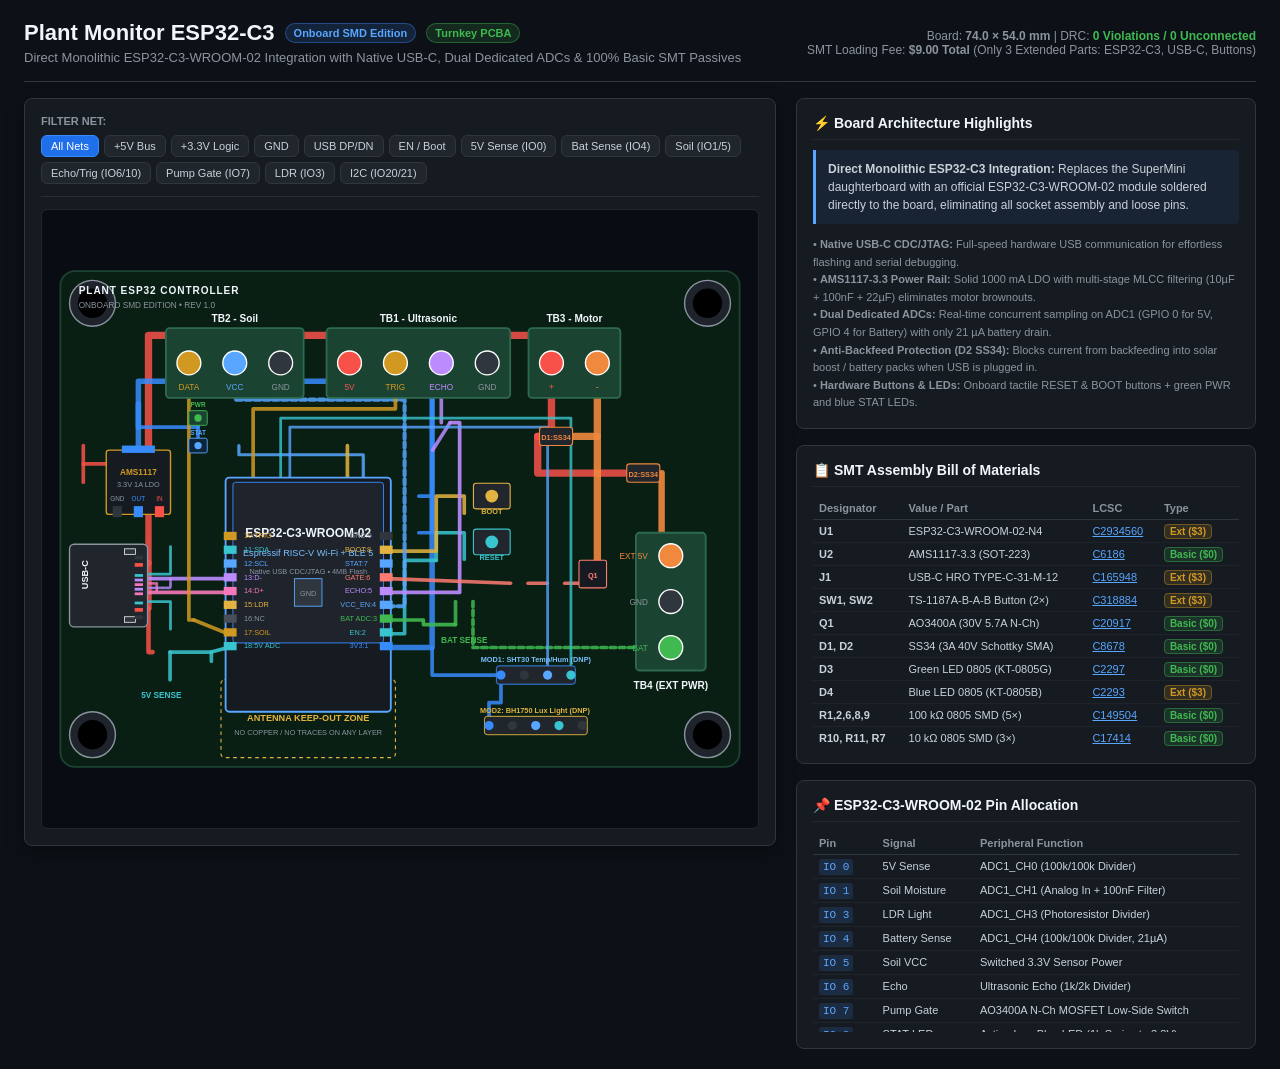
<file: pcb/esp32-onboard-smd/circuit_diagram_onboard.html>
<!DOCTYPE html>
<html lang="en">
<head>
    <meta charset="UTF-8">
    <meta name="viewport" content="width=device-width, initial-scale=1.0">
    <title>Plant Monitor ESP32-C3 Onboard SMD — Interactive Circuit Diagram & PCBA Visualizer</title>
    <style>
        :root {
            --bg-color: #0d1117;
            --card-bg: #161b22;
            --text-color: #c9d1d9;
            --heading-color: #f0f6fc;
            --border-color: #30363d;
            --accent-blue: #58a6ff;
            --accent-green: #3fb950;
            --accent-red: #f85149;
            --accent-purple: #bc8cff;
            --accent-yellow: #d29922;
            --accent-cyan: #39c5cf;
            --accent-orange: #f0883e;
            --accent-pink: #f778ba;
        }

        * { box-sizing: border-box; margin: 0; padding: 0; }

        body {
            font-family: -apple-system, BlinkMacSystemFont, "Segoe UI", Roboto, Helvetica, Arial, sans-serif;
            background-color: var(--bg-color);
            color: var(--text-color);
            padding: 20px 24px;
        }

        .header {
            max-width: 1500px;
            margin: 0 auto 16px auto;
            display: flex;
            justify-content: space-between;
            align-items: center;
            border-bottom: 1px solid var(--border-color);
            padding-bottom: 16px;
            flex-wrap: wrap;
            gap: 12px;
        }

        .header h1 {
            color: var(--heading-color);
            font-size: 22px;
            display: flex;
            align-items: center;
            gap: 10px;
        }

        .header .badge {
            background: rgba(56, 139, 253, 0.15);
            border: 1px solid rgba(56, 139, 253, 0.4);
            color: var(--accent-blue);
            font-size: 11px;
            padding: 3px 8px;
            border-radius: 12px;
            font-weight: 600;
        }

        .header .badge-turnkey {
            background: rgba(63, 185, 80, 0.15);
            border: 1px solid rgba(63, 185, 80, 0.4);
            color: var(--accent-green);
            font-size: 11px;
            padding: 3px 8px;
            border-radius: 12px;
            font-weight: 600;
        }

        .header p {
            font-size: 13px;
            color: #8b949e;
            margin-top: 4px;
        }

        .container {
            max-width: 1500px;
            margin: 0 auto;
            display: grid;
            grid-template-columns: 1fr 460px;
            gap: 20px;
            align-items: start;
        }

        .canvas-card {
            background-color: var(--card-bg);
            border: 1px solid var(--border-color);
            border-radius: 8px;
            padding: 16px;
            box-shadow: 0 6px 18px rgba(0,0,0,0.4);
            display: flex;
            flex-direction: column;
            overflow: hidden;
        }

        .canvas-toolbar {
            display: flex;
            justify-content: space-between;
            align-items: center;
            padding-bottom: 12px;
            margin-bottom: 12px;
            border-bottom: 1px solid rgba(255, 255, 255, 0.08);
            flex-wrap: wrap;
            gap: 8px;
        }

        .filter-group {
            display: flex;
            flex-wrap: wrap;
            gap: 5px;
        }

        .btn-filter {
            background: #21262d;
            color: #c9d1d9;
            border: 1px solid #30363d;
            padding: 4px 9px;
            border-radius: 6px;
            cursor: pointer;
            font-size: 11px;
            font-weight: 500;
            transition: all 0.15s ease;
        }

        .btn-filter:hover {
            background: #30363d;
            color: #fff;
            border-color: #8b949e;
        }

        .btn-filter.active {
            background: #1f6feb;
            color: #ffffff;
            border-color: #388bfd;
        }

        .svg-container {
            width: 100%;
            height: 620px;
            background: #090d13;
            border-radius: 6px;
            border: 1px solid #21262d;
            overflow: hidden;
            display: flex;
            align-items: center;
            justify-content: center;
            position: relative;
        }

        svg {
            width: 100%;
            height: 100%;
            cursor: grab;
        }

        svg:active { cursor: grabbing; }

        /* Component styling */
        .pcb-board { fill: #0a1f13; stroke: #1b4332; stroke-width: 2; }
        .mount-hole { fill: #1f242c; stroke: #8b949e; stroke-width: 1.5; }
        .trace { stroke-linecap: round; stroke-linejoin: round; transition: opacity 0.2s, stroke-width 0.2s; }
        .pad { cursor: pointer; transition: transform 0.1s; }
        .pad:hover { filter: brightness(1.4); }

        .sidebar {
            display: flex;
            flex-direction: column;
            gap: 16px;
        }

        .panel {
            background-color: var(--card-bg);
            border: 1px solid var(--border-color);
            border-radius: 8px;
            padding: 16px;
        }

        .panel h2 {
            font-size: 14px;
            color: var(--heading-color);
            margin-bottom: 10px;
            display: flex;
            align-items: center;
            gap: 8px;
            border-bottom: 1px solid rgba(255,255,255,0.06);
            padding-bottom: 8px;
        }

        .info-table {
            width: 100%;
            border-collapse: collapse;
            font-size: 11px;
        }

        .info-table th {
            text-align: left;
            color: #8b949e;
            padding: 5px 6px;
            border-bottom: 1px solid #30363d;
            font-weight: 600;
        }

        .info-table td {
            padding: 5px 6px;
            border-bottom: 1px solid rgba(255,255,255,0.04);
        }

        .info-table tr:hover {
            background-color: rgba(56, 139, 253, 0.08);
        }

        .badge-basic {
            background: rgba(63, 185, 80, 0.15);
            color: var(--accent-green);
            border: 1px solid rgba(63, 185, 80, 0.4);
            border-radius: 4px;
            padding: 1px 5px;
            font-size: 10px;
            font-weight: 600;
        }

        .badge-ext {
            background: rgba(210, 153, 34, 0.15);
            color: var(--accent-yellow);
            border: 1px solid rgba(210, 153, 34, 0.4);
            border-radius: 4px;
            padding: 1px 5px;
            font-size: 10px;
            font-weight: 600;
        }

        .badge-pin {
            font-family: monospace;
            background: rgba(56, 139, 253, 0.15);
            color: var(--accent-blue);
            padding: 2px 4px;
            border-radius: 3px;
            font-size: 11px;
        }

        .highlight-box {
            background: rgba(56, 139, 253, 0.08);
            border-left: 3px solid var(--accent-blue);
            padding: 10px 12px;
            border-radius: 0 4px 4px 0;
            font-size: 12px;
            line-height: 1.5;
            margin-bottom: 12px;
        }

        .tooltip {
            position: absolute;
            background: #1c2128;
            border: 1px solid #444c56;
            color: #f0f6fc;
            padding: 8px 12px;
            border-radius: 6px;
            font-size: 11px;
            line-height: 1.4;
            pointer-events: none;
            display: none;
            z-index: 100;
            box-shadow: 0 6px 16px rgba(0,0,0,0.6);
            max-width: 280px;
        }
    </style>
</head>
<body>

    <div class="header">
        <div>
            <h1>Plant Monitor ESP32-C3 <span class="badge">Onboard SMD Edition</span> <span class="badge-turnkey">Turnkey PCBA</span></h1>
            <p>Direct Monolithic ESP32-C3-WROOM-02 Integration with Native USB-C, Dual Dedicated ADCs & 100% Basic SMT Passives</p>
        </div>
        <div style="font-size: 12px; color: #8b949e; text-align: right;">
            Board: <strong>74.0 × 54.0 mm</strong> | DRC: <strong style="color: var(--accent-green);">0 Violations / 0 Unconnected</strong><br>
            SMT Loading Fee: <strong>$9.00 Total</strong> (Only 3 Extended Parts: ESP32-C3, USB-C, Buttons)
        </div>
    </div>

    <div class="container">
        <!-- Interactive PCB / Circuit Diagram Card -->
        <div class="canvas-card">
            <div class="canvas-toolbar">
                <span style="font-size: 11px; font-weight: 600; color: #8b949e;">FILTER NET:</span>
                <div class="filter-group">
                    <button class="btn-filter active" onclick="filterNet('all')">All Nets</button>
                    <button class="btn-filter" onclick="filterNet('v5')">+5V Bus</button>
                    <button class="btn-filter" onclick="filterNet('v33')">+3.3V Logic</button>
                    <button class="btn-filter" onclick="filterNet('gnd')">GND</button>
                    <button class="btn-filter" onclick="filterNet('usb')">USB DP/DN</button>
                    <button class="btn-filter" onclick="filterNet('rst')">EN / Boot</button>
                    <button class="btn-filter" onclick="filterNet('adc0')">5V Sense (IO0)</button>
                    <button class="btn-filter" onclick="filterNet('adc4')">Bat Sense (IO4)</button>
                    <button class="btn-filter" onclick="filterNet('soil')">Soil (IO1/5)</button>
                    <button class="btn-filter" onclick="filterNet('ultra')">Echo/Trig (IO6/10)</button>
                    <button class="btn-filter" onclick="filterNet('pump')">Pump Gate (IO7)</button>
                    <button class="btn-filter" onclick="filterNet('ldr')">LDR (IO3)</button>
                    <button class="btn-filter" onclick="filterNet('i2c')">I2C (IO20/21)</button>
                </div>
            </div>

            <div class="svg-container">
                <div class="tooltip" id="tooltip"></div>
                <!-- SVG Board Rendering: 74mm x 54mm with 10x scale -> 740 x 540 viewBox -->
                <svg id="pcb-svg" viewBox="-20 -20 780 580">
                    <defs>
                        <!-- Glow filter -->
                        <filter id="glow-blue" x="-20%" y="-20%" width="140%" height="140%">
                            <feGaussianBlur stdDeviation="3" result="blur" />
                            <feComposite in="SourceGraphic" in2="blur" operator="over" />
                        </filter>
                    </defs>

                    <!-- 1. PCB FR4 Board Substrate (Dark Green) -->
                    <rect class="pcb-board" x="0" y="0" width="740" height="540" rx="16" />

                    <!-- Corner Mounting Holes (M3 - 3.2mm drill, 5.0mm pad) at (35, 35), (705, 35), (35, 505), (705, 505) -->
                    <circle class="mount-hole" cx="35" cy="35" r="25" />
                    <circle cx="35" cy="35" r="16" fill="#000" />
                    <circle class="mount-hole" cx="705" cy="35" r="25" />
                    <circle cx="705" cy="35" r="16" fill="#000" />
                    <circle class="mount-hole" cx="35" cy="505" r="25" />
                    <circle cx="35" cy="505" r="16" fill="#000" />
                    <circle class="mount-hole" cx="705" cy="505" r="25" />
                    <circle cx="705" cy="505" r="16" fill="#000" />

                    <!-- Silkscreen Markings -->
                    <text x="20" y="25" fill="#f0f6fc" font-size="11" font-weight="bold" letter-spacing="1">PLANT ESP32 CONTROLLER</text>
                    <text x="20" y="40" fill="#8b949e" font-size="9">ONBOARD SMD EDITION • REV 1.0</text>
                    
                    <!-- Antenna Keepout Hatch / Outline on PCB Bottom Edge -->
                    <rect x="175" y="445" width="190" height="85" fill="none" stroke="#e3b341" stroke-width="1.2" stroke-dasharray="4,4" rx="4" />
                    <text x="270" y="490" fill="#e3b341" font-size="10" font-weight="bold" text-anchor="middle">ANTENNA KEEP-OUT ZONE</text>
                    <text x="270" y="505" fill="#8b949e" font-size="8" text-anchor="middle">NO COPPER / NO TRACES ON ANY LAYER</text>

                    <!-- Voltage Sense Silkscreen Labels -->
                    <text x="110" y="465" fill="#39c5cf" font-size="9" font-weight="bold" text-anchor="middle">5V SENSE</text>
                    <text x="440" y="405" fill="#3fb950" font-size="9" font-weight="bold" text-anchor="middle">BAT SENSE</text>

                    <!-- 2. COPPER TRACES -->
                    <g id="traces">
                        <!-- +5V Power Bus (Red) -->
                        <g class="net-v5">
                            <!-- From USB-C J1 to U2 AMS1117-3.3 Pin 3 (IN) -->
                            <path class="trace" d="M 85.5 318 L 96 318 L 96 261 L 108 261" stroke="#f85149" stroke-width="7" fill="none" opacity="0.85"/>
                            <path class="trace" d="M 85.5 367 L 96 367 L 96 318" stroke="#f85149" stroke-width="7" fill="none" opacity="0.85"/>
                            <!-- To C10 (10uF) and C7 (100nF) input filters -->
                            <path class="trace" d="M 96 261 L 96 210 L 25 210 L 25 190" stroke="#f85149" stroke-width="4" fill="none" opacity="0.85"/>
                            <path class="trace" d="M 25 210 L 25 230" stroke="#f85149" stroke-width="4" fill="none" opacity="0.85"/>
                            <!-- To 5V ADC Divider (R1 at 110, 415) -->
                            <path class="trace" d="M 96 367 L 96 415 L 100.5 415" stroke="#f85149" stroke-width="5" fill="none" opacity="0.85"/>
                            <!-- From D2 Cathode (615, 220) to D1 Cathode (520, 180) and 5V Rail -->
                            <path class="trace" d="M 615 220 L 520 220 L 520 180" stroke="#f85149" stroke-width="8" fill="none" opacity="0.85"/>
                            <!-- Connect to TB1-1 (Ultrasonic 5V at 315, 100) and TB3-1 (Pump 5V at 535, 100) -->
                            <path class="trace" d="M 96 210 L 96 70 L 315 70 L 315 100" stroke="#f85149" stroke-width="8" fill="none" opacity="0.85"/>
                            <path class="trace" d="M 315 70 L 535 70 L 535 100" stroke="#f85149" stroke-width="8" fill="none" opacity="0.85"/>
                            <path class="trace" d="M 535 70 L 535 180 L 520 180" stroke="#f85149" stroke-width="8" fill="none" opacity="0.85"/>
                            <!-- EXT_5V from TB4-1 (665, 310) to D2 Anode (655, 220) -->
                            <path class="trace" d="M 665 310 L 655 310 L 655 220" stroke="#f0883e" stroke-width="7" fill="none" opacity="0.9"/>
                        </g>

                        <!-- +3.3V Logic Bus (Blue) -->
                        <g class="net-v33">
                            <!-- From U2 Pin 2/Tab (85, 261 / 85, 199) to output caps C11, C8 -->
                            <path class="trace" d="M 85 261 L 85 199 L 85 170 L 85 145" stroke="#388bfd" stroke-width="6" fill="none" opacity="0.85"/>
                            <!-- To ESP32-C3 Pin 1 (357.5, 410) via C12 (405, 410) -->
                            <path class="trace" d="M 85 170 L 85 120 L 270 120 L 405 120 L 405 410 L 357.5 410" stroke="#388bfd" stroke-width="6" fill="none" opacity="0.85"/>
                            <!-- To Pull-ups R10, R11 and LEDs D3, D4 -->
                            <path class="trace" d="M 85 170 L 150 170 L 150 160" stroke="#388bfd" stroke-width="4" fill="none" opacity="0.85"/>
                            <path class="trace" d="M 150 170 L 150 190" stroke="#388bfd" stroke-width="4" fill="none" opacity="0.85"/>
                            <path class="trace" d="M 405 120 L 405 245 L 390.5 245" stroke="#388bfd" stroke-width="4" fill="none" opacity="0.85"/>
                            <path class="trace" d="M 405 245 L 405 285 L 390.5 285" stroke="#388bfd" stroke-width="4" fill="none" opacity="0.85"/>
                            <!-- To I2C Sockets (480, 440) and (467, 495) -->
                            <path class="trace" d="M 405 410 L 405 440 L 480 440" stroke="#388bfd" stroke-width="4" fill="none" opacity="0.85"/>
                            <path class="trace" d="M 480 440 L 480 470 L 467 470 L 467 495" stroke="#388bfd" stroke-width="4" fill="none" opacity="0.85"/>
                        </g>

                        <!-- USB D+ / D- Data Lines (Pink & Violet) -->
                        <g class="net-usb">
                            <!-- DP: J1 (85.5, 340 / 350) to ESP32 Pin 14 (182.5, 350) -->
                            <path class="trace" d="M 85.5 350 L 182.5 350" stroke="#f778ba" stroke-width="4" fill="none" opacity="0.9"/>
                            <path class="trace" d="M 85.5 340 L 105 340 L 105 350" stroke="#f778ba" stroke-width="3" stroke-dasharray="4,2" fill="none" opacity="0.8"/>
                            <!-- DN: J1 (85.5, 335 / 345) to ESP32 Pin 13 (182.5, 335) -->
                            <path class="trace" d="M 85.5 335 L 182.5 335" stroke="#bc8cff" stroke-width="4" fill="none" opacity="0.9"/>
                            <path class="trace" d="M 85.5 345 L 120 345 L 120 335" stroke="#bc8cff" stroke-width="3" stroke-dasharray="4,2" fill="none" opacity="0.8"/>
                            <!-- CC1 & CC2 to 5.1k resistors -->
                            <path class="trace" d="M 85.5 330 L 120 330 L 120 300" stroke="#39c5cf" stroke-width="3" fill="none" opacity="0.85"/>
                            <path class="trace" d="M 85.5 360 L 120 360 L 120 390" stroke="#39c5cf" stroke-width="3" fill="none" opacity="0.85"/>
                        </g>

                        <!-- Reset & Boot Signals (Cyan) -->
                        <g class="net-rst">
                            <!-- ESP_EN: Pin 2 (357.5, 395) to SW1 (470, 295), R10 (400, 285), C9 (400, 315) -->
                            <path class="trace" d="M 357.5 395 L 375 395 L 375 315 L 409.5 315" stroke="#39c5cf" stroke-width="4" fill="none" opacity="0.85"/>
                            <path class="trace" d="M 409.5 315 L 409.5 285" stroke="#39c5cf" stroke-width="4" fill="none" opacity="0.85"/>
                            <path class="trace" d="M 409.5 285 L 440 285 L 440 313.75" stroke="#39c5cf" stroke-width="4" fill="none" opacity="0.85"/>
                            <!-- ESP_IO9: Pin 8 (357.5, 305) to SW2 (470, 245), R11 (400, 245) -->
                            <path class="trace" d="M 357.5 305 L 409.5 305 L 409.5 245 L 440 245 L 440 263.75" stroke="#e3b341" stroke-width="4" fill="none" opacity="0.85"/>
                            <!-- STAT LED: Pin 7 (357.5, 320) to R15 (185, 190) -->
                            <path class="trace" d="M 357.5 320 L 330 320 L 330 200 L 194.5 200 L 194.5 190" stroke="#58a6ff" stroke-width="3.5" fill="none" opacity="0.85"/>
                        </g>

                        <!-- Dedicated 5V ADC Sense (GPIO0, Pin 18 at 182.5, 410) (Cyan) -->
                        <g class="net-adc0">
                            <path class="trace" d="M 119.5 415 L 119.5 445" stroke="#39c5cf" stroke-width="4" fill="none" opacity="0.85"/>
                            <path class="trace" d="M 119.5 415 L 164.5 415 L 164.5 425" stroke="#39c5cf" stroke-width="4" fill="none" opacity="0.85"/>
                            <path class="trace" d="M 164.5 415 L 182.5 410" stroke="#39c5cf" stroke-width="4" fill="none" opacity="0.9"/>
                        </g>

                        <!-- Dedicated 18650 Battery Sense (GPIO4, Pin 3 at 357.5, 380) (Green) -->
                        <g class="net-adc4">
                            <path class="trace" d="M 665 410 L 449.5 410 L 449.5 360" stroke="#3fb950" stroke-width="4" stroke-dasharray="6,4" fill="none" opacity="0.85"/>
                            <path class="trace" d="M 430.5 360 L 430.5 385" stroke="#3fb950" stroke-width="4" fill="none" opacity="0.85"/>
                            <path class="trace" d="M 430.5 385 L 395.5 385 L 395.5 380 L 357.5 380" stroke="#3fb950" stroke-width="4" fill="none" opacity="0.9"/>
                        </g>

                        <!-- Soil Moisture (GPIO1 Data & GPIO5 VCC) (Yellow / Blue) -->
                        <g class="net-soil">
                            <!-- Soil DATA from TB2-1 (140, 100) to Pin 17 (182.5, 395) via C2 (155, 380) -->
                            <path class="trace" d="M 140 100 L 140 380 L 145.5 380" stroke="#d29922" stroke-width="4" fill="none" opacity="0.85"/>
                            <path class="trace" d="M 145.5 380 L 182.5 395" stroke="#d29922" stroke-width="4" fill="none" opacity="0.85"/>
                            <!-- Soil VCC from Pin 4 (357.5, 365) to TB2-2 (190, 100) -->
                            <path class="trace" d="M 357.5 365 L 375 365 L 375 140 L 190 140 L 190 100" stroke="#58a6ff" stroke-width="4.5" stroke-dasharray="6,4" fill="none" opacity="0.85"/>
                        </g>

                        <!-- Ultrasonic (GPIO10 TRIG & GPIO6 ECHO) (Purple / Amber) -->
                        <g class="net-ultra">
                            <!-- TRIG from Pin 10 (182.5, 290) to TB1-2 (365, 100) -->
                            <path class="trace" d="M 182.5 290 L 210 290 L 210 150 L 365 150 L 365 100" stroke="#d29922" stroke-width="4" fill="none" opacity="0.85"/>
                            <!-- ECHO from TB1-3 (415, 100) to R3 (415, 165) -> R4 (415, 195) -> Pin 5 (357.5, 350) -->
                            <path class="trace" d="M 415 100 L 415 165" stroke="#bc8cff" stroke-width="4" fill="none" opacity="0.85"/>
                            <path class="trace" d="M 424.5 165 L 405.5 195" stroke="#bc8cff" stroke-width="4" fill="none" opacity="0.85"/>
                            <path class="trace" d="M 424.5 165 L 435 165 L 435 350 L 357.5 350" stroke="#bc8cff" stroke-width="4" fill="none" opacity="0.9"/>
                        </g>

                        <!-- MOSFET Gate & Pump Drain (Red/Orange) -->
                        <g class="net-pump">
                            <!-- Gate from Pin 6 (357.5, 335) to R5 (500, 340) -> R6 (540, 340) -> Q1 Gate (570.5, 340) -->
                            <path class="trace" d="M 357.5 335 L 490.5 340" stroke="#ff7b72" stroke-width="4" fill="none" opacity="0.85"/>
                            <path class="trace" d="M 509.5 340 L 530.5 340" stroke="#ff7b72" stroke-width="4" fill="none" opacity="0.85"/>
                            <path class="trace" d="M 549.5 340 L 570.5 340" stroke="#ff7b72" stroke-width="4" fill="none" opacity="0.85"/>
                            <!-- Motor Drain from TB3-2 (585, 100) to Q1 Drain (580, 320) & D1 Anode (560, 180) -->
                            <path class="trace" d="M 585 100 L 585 320 L 580 320" stroke="#f0883e" stroke-width="8" fill="none" opacity="0.9"/>
                            <path class="trace" d="M 585 180 L 560 180" stroke="#f0883e" stroke-width="8" fill="none" opacity="0.9"/>
                        </g>

                        <!-- Ambient Light Sensor LDR (GPIO3, Pin 15 at 182.5, 365) (Gold) -->
                        <g class="net-ldr">
                            <!-- LDR1 (300, 190) -> R7 (300, 230) -> C4 (300, 255) -> Pin 15 (182.5, 365) -->
                            <path class="trace" d="M 312.7 190 L 312.7 230 L 309.5 230" stroke="#e3b341" stroke-width="4" fill="none" opacity="0.85"/>
                            <path class="trace" d="M 309.5 230 L 309.5 255" stroke="#e3b341" stroke-width="4" fill="none" opacity="0.85"/>
                            <path class="trace" d="M 309.5 255 L 309.5 365 L 182.5 365" stroke="#e3b341" stroke-width="4" fill="none" opacity="0.9"/>
                        </g>

                        <!-- I2C Bus: SDA on IO20 (182.5, 305) & SCL on IO21 (182.5, 320) -->
                        <g class="net-i2c">
                            <!-- SDA Pin 11 to MOD1 (480+7.62, 440) and MOD2 -->
                            <path class="trace" d="M 182.5 305 L 240 305 L 240 160 L 556.2 160 L 556.2 440" stroke="#39c5cf" stroke-width="3" fill="none" opacity="0.8"/>
                            <!-- SCL Pin 12 to MOD1 (480+5.08, 440) and MOD2 -->
                            <path class="trace" d="M 182.5 320 L 250 320 L 250 170 L 530.8 170 L 530.8 440" stroke="#58a6ff" stroke-width="3" fill="none" opacity="0.8"/>
                        </g>
                    </g>

                    <!-- 3. TERMINAL BLOCKS (THROUGH-HOLE) -->
                    <!-- TB2 (Soil Moisture, KF301-3P) at X=140, Y=100 -->
                    <g id="comp-TB2" transform="translate(140, 100)">
                        <rect x="-25" y="-38" width="150" height="76" fill="#1b4332" stroke="#2d6a4f" stroke-width="2" rx="4"/>
                        <circle cx="0" cy="0" r="13" fill="#d29922" stroke="#fff" stroke-width="1.5" class="pad" onmouseover="showTip('TB2 Pin 1: DATA (Analog Moisture Signal -> C2 -> GPIO 1)')" onmouseout="hideTip()"/>
                        <circle cx="50" cy="0" r="13" fill="#58a6ff" stroke="#fff" stroke-width="1.5" class="pad" onmouseover="showTip('TB2 Pin 2: VCC (Switched 3.3V Sensor Power <- GPIO 5)')" onmouseout="hideTip()"/>
                        <circle cx="100" cy="0" r="13" fill="#30363d" stroke="#fff" stroke-width="1.5" class="pad" onmouseover="showTip('TB2 Pin 3: GND (System Ground Plane)')" onmouseout="hideTip()"/>
                        <text x="50" y="-45" fill="#f0f6fc" font-size="11" font-weight="bold" text-anchor="middle">TB2 - Soil</text>
                        <text x="0" y="30" fill="#d29922" font-size="9" text-anchor="middle">DATA</text>
                        <text x="50" y="30" fill="#58a6ff" font-size="9" text-anchor="middle">VCC</text>
                        <text x="100" y="30" fill="#8b949e" font-size="9" text-anchor="middle">GND</text>
                    </g>

                    <!-- TB1 (Ultrasonic Sensor, KF301-4P) at X=315, Y=100 -->
                    <g id="comp-TB1" transform="translate(315, 100)">
                        <rect x="-25" y="-38" width="200" height="76" fill="#1b4332" stroke="#2d6a4f" stroke-width="2" rx="4"/>
                        <circle cx="0" cy="0" r="13" fill="#f85149" stroke="#fff" stroke-width="1.5" class="pad" onmouseover="showTip('TB1 Pin 1: +5V Power Supply to HC-SR04 / RCWL-1601')" onmouseout="hideTip()"/>
                        <circle cx="50" cy="0" r="13" fill="#d29922" stroke="#fff" stroke-width="1.5" class="pad" onmouseover="showTip('TB1 Pin 2: TRIG (Trigger Pulse <- GPIO 10)')" onmouseout="hideTip()"/>
                        <circle cx="100" cy="0" r="13" fill="#bc8cff" stroke="#fff" stroke-width="1.5" class="pad" onmouseover="showTip('TB1 Pin 3: ECHO (5V Echo Pulse -> R3/R4 Level Divider -> GPIO 6)')" onmouseout="hideTip()"/>
                        <circle cx="150" cy="0" r="13" fill="#30363d" stroke="#fff" stroke-width="1.5" class="pad" onmouseover="showTip('TB1 Pin 4: GND')" onmouseout="hideTip()"/>
                        <text x="75" y="-45" fill="#f0f6fc" font-size="11" font-weight="bold" text-anchor="middle">TB1 - Ultrasonic</text>
                        <text x="0" y="30" fill="#f85149" font-size="9" text-anchor="middle">5V</text>
                        <text x="50" y="30" fill="#d29922" font-size="9" text-anchor="middle">TRIG</text>
                        <text x="100" y="30" fill="#bc8cff" font-size="9" text-anchor="middle">ECHO</text>
                        <text x="150" y="30" fill="#8b949e" font-size="9" text-anchor="middle">GND</text>
                    </g>

                    <!-- TB3 (Water Pump, KF301-2P) at X=535, Y=100 -->
                    <g id="comp-TB3" transform="translate(535, 100)">
                        <rect x="-25" y="-38" width="100" height="76" fill="#1b4332" stroke="#2d6a4f" stroke-width="2" rx="4"/>
                        <circle cx="0" cy="0" r="13" fill="#f85149" stroke="#fff" stroke-width="1.5" class="pad" onmouseover="showTip('TB3 Pin 1: +5V Submersible Pump Positive')" onmouseout="hideTip()"/>
                        <circle cx="50" cy="0" r="13" fill="#f0883e" stroke="#fff" stroke-width="1.5" class="pad" onmouseover="showTip('TB3 Pin 2: Pump Negative / Drain (Switched via AO3400A Q1, clamped by D1 SS34)')" onmouseout="hideTip()"/>
                        <text x="25" y="-45" fill="#f0f6fc" font-size="11" font-weight="bold" text-anchor="middle">TB3 - Motor</text>
                        <text x="0" y="30" fill="#f85149" font-size="10" text-anchor="middle">+</text>
                        <text x="50" y="30" fill="#f0883e" font-size="10" text-anchor="middle">-</text>
                    </g>

                    <!-- TB4 (External Solar / 18650 Battery, KF301-3P) at X=665, Y=310 (Vertical) -->
                    <g id="comp-TB4" transform="translate(665, 310)">
                        <rect x="-38" y="-25" width="76" height="150" fill="#1b4332" stroke="#2d6a4f" stroke-width="2" rx="4"/>
                        <circle cx="0" cy="0" r="13" fill="#f0883e" stroke="#fff" stroke-width="1.5" class="pad" onmouseover="showTip('TB4 Pin 1: EXT_5V (Solar Boost 5V Input -> D2 SS34 Anti-Backfeed)')" onmouseout="hideTip()"/>
                        <circle cx="0" cy="50" r="13" fill="#30363d" stroke="#fff" stroke-width="1.5" class="pad" onmouseover="showTip('TB4 Pin 2: GND (System Ground)')" onmouseout="hideTip()"/>
                        <circle cx="0" cy="100" r="13" fill="#3fb950" stroke="#fff" stroke-width="1.5" class="pad" onmouseover="showTip('TB4 Pin 3: BAT (18650 Li-ion Direct Positive -> R8/R9 Divider -> GPIO 4)')" onmouseout="hideTip()"/>
                        <text x="0" y="145" fill="#f0f6fc" font-size="11" font-weight="bold" text-anchor="middle">TB4 (EXT PWR)</text>
                        <text x="-25" y="4" fill="#f0883e" font-size="9" text-anchor="end">EXT 5V</text>
                        <text x="-25" y="54" fill="#8b949e" font-size="9" text-anchor="end">GND</text>
                        <text x="-25" y="104" fill="#3fb950" font-size="9" text-anchor="end">BAT</text>
                    </g>

                    <!-- 4. USB-C RECEPTACLE J1 (HRO TYPE-C-31-M-12) at X=45, Y=342.5 -->
                    <g id="comp-J1" transform="translate(45, 342.5)">
                        <rect x="-35" y="-45" width="85" height="90" fill="#21262d" stroke="#8b949e" stroke-width="1.5" rx="5"/>
                        <!-- Shield Tabs -->
                        <rect x="25" y="-40" width="12" height="6" fill="#30363d" stroke="#fff" stroke-width="0.8"/>
                        <rect x="25" y="34" width="12" height="6" fill="#30363d" stroke="#fff" stroke-width="0.8"/>
                        <text x="-15" y="4" fill="#f0f6fc" font-size="10" font-weight="bold" transform="rotate(-90 -15 4)">USB-C</text>
                        <!-- Connector Pads at X=40.5 relative to center -->
                        <rect x="36" y="-32.5" width="9" height="4" fill="#30363d" class="pad" onmouseover="showTip('J1 Pin A1/B12: GND')" onmouseout="hideTip()"/>
                        <rect x="36" y="-24.5" width="9" height="4" fill="#f85149" class="pad" onmouseover="showTip('J1 Pin A4/B9: +5V VBUS Power')" onmouseout="hideTip()"/>
                        <rect x="36" y="-12.5" width="9" height="3" fill="#39c5cf" class="pad" onmouseover="showTip('J1 Pin A5: CC1 (5.1k Pulldown via R12)')" onmouseout="hideTip()"/>
                        <rect x="36" y="-7.5" width="9" height="3" fill="#bc8cff" class="pad" onmouseover="showTip('J1 Pin B7: USB_DN (D- to ESP32 GPIO 18)')" onmouseout="hideTip()"/>
                        <rect x="36" y="-2.5" width="9" height="3" fill="#f778ba" class="pad" onmouseover="showTip('J1 Pin A6: USB_DP (D+ to ESP32 GPIO 19)')" onmouseout="hideTip()"/>
                        <rect x="36" y="2.5" width="9" height="3" fill="#bc8cff" class="pad" onmouseover="showTip('J1 Pin A7: USB_DN (D- to ESP32 GPIO 18)')" onmouseout="hideTip()"/>
                        <rect x="36" y="7.5" width="9" height="3" fill="#f778ba" class="pad" onmouseover="showTip('J1 Pin B6: USB_DP (D+ to ESP32 GPIO 19)')" onmouseout="hideTip()"/>
                        <rect x="36" y="17.5" width="9" height="3" fill="#39c5cf" class="pad" onmouseover="showTip('J1 Pin B5: CC2 (5.1k Pulldown via R13)')" onmouseout="hideTip()"/>
                        <rect x="36" y="24.5" width="9" height="4" fill="#f85149" class="pad" onmouseover="showTip('J1 Pin A9/B4: +5V VBUS Power')" onmouseout="hideTip()"/>
                        <rect x="36" y="32.5" width="9" height="4" fill="#30363d" class="pad" onmouseover="showTip('J1 Pin A12/B1: GND')" onmouseout="hideTip()"/>
                    </g>

                    <!-- 5. AMS1117-3.3 VOLTAGE REGULATOR U2 at X=85, Y=230 (SOT-223) -->
                    <g id="comp-U2" transform="translate(85, 230)">
                        <rect x="-35" y="-35" width="70" height="70" fill="#161b22" stroke="#d29922" stroke-width="1.5" rx="3"/>
                        <text x="0" y="-8" fill="#d29922" font-size="9" font-weight="bold" text-anchor="middle">AMS1117</text>
                        <text x="0" y="5" fill="#8b949e" font-size="8" text-anchor="middle">3.3V 1A LDO</text>
                        <!-- Tab Pin 2 (OUT) at Top -->
                        <rect x="-18" y="-40" width="36" height="8" fill="#388bfd" class="pad" onmouseover="showTip('U2 Tab / Pin 2: +3.3V Regulated Output (Heatsink Tab)')" onmouseout="hideTip()"/>
                        <!-- Bottom Pins: Pin 1 GND (-23, 31), Pin 2 OUT (0, 31), Pin 3 IN (+23, 31) -->
                        <rect x="-28" y="26" width="10" height="12" fill="#30363d" class="pad" onmouseover="showTip('U2 Pin 1: GND')" onmouseout="hideTip()"/>
                        <rect x="-5" y="26" width="10" height="12" fill="#388bfd" class="pad" onmouseover="showTip('U2 Pin 2: +3.3V Regulated Output')" onmouseout="hideTip()"/>
                        <rect x="18" y="26" width="10" height="12" fill="#f85149" class="pad" onmouseover="showTip('U2 Pin 3: +5V Power Input')" onmouseout="hideTip()"/>
                        <text x="-23" y="20" fill="#8b949e" font-size="7" text-anchor="middle">GND</text>
                        <text x="0" y="20" fill="#388bfd" font-size="7" text-anchor="middle">OUT</text>
                        <text x="23" y="20" fill="#f85149" font-size="7" text-anchor="middle">IN</text>
                    </g>

                    <!-- 6. ESP32-C3-WROOM-02 MODULE U1 at X=270, Y=350 -->
                    <g id="comp-U1" transform="translate(270, 350)">
                        <!-- Module Shield & PCB -->
                        <rect x="-90" y="-125" width="180" height="255" fill="#161b22" stroke="#58a6ff" stroke-width="2" rx="4"/>
                        <!-- Metal Shield Can -->
                        <rect x="-82" y="-120" width="164" height="175" fill="#1f242c" stroke="#388bfd" stroke-width="1" rx="3"/>
                        <text x="0" y="-60" fill="#f0f6fc" font-size="13" font-weight="bold" text-anchor="middle">ESP32-C3-WROOM-02</text>
                        <text x="0" y="-40" fill="#79c0ff" font-size="10" text-anchor="middle">Espressif RISC-V Wi-Fi + BLE 5</text>
                        <text x="0" y="-20" fill="#8b949e" font-size="8" text-anchor="middle">Native USB CDC/JTAG • 4MB Flash</text>

                        <!-- Central Thermal Ground Pad 19 -->
                        <rect x="-15" y="-15" width="30" height="30" fill="#30363d" stroke="#58a6ff" stroke-width="1" class="pad" onmouseover="showTip('U1 Pin 19 (EP): Thermal Ground Exposed Pad')" onmouseout="hideTip()"/>
                        <text x="0" y="4" fill="#8b949e" font-size="8" text-anchor="middle">GND</text>

                        <!-- West Side Pins (Pads 10 to 18) at local X = -87.5 -->
                        <!-- Pin 10 (TRIG): Y = -60 -->
                        <rect x="-92" y="-66" width="14" height="9" fill="#d29922" class="pad" onmouseover="showTip('U1 Pin 10: GPIO 10 (Ultrasonic TRIG)')" onmouseout="hideTip()"/>
                        <text x="-70" y="-59" fill="#d29922" font-size="8">10:TRIG</text>
                        <!-- Pin 11 (SDA): Y = -45 -->
                        <rect x="-92" y="-51" width="14" height="9" fill="#39c5cf" class="pad" onmouseover="showTip('U1 Pin 11: GPIO 20 (I2C SDA: SHT30 & BH1750)')" onmouseout="hideTip()"/>
                        <text x="-70" y="-44" fill="#39c5cf" font-size="8">11:SDA</text>
                        <!-- Pin 12 (SCL): Y = -30 -->
                        <rect x="-92" y="-36" width="14" height="9" fill="#58a6ff" class="pad" onmouseover="showTip('U1 Pin 12: GPIO 21 (I2C SCL: SHT30 & BH1750)')" onmouseout="hideTip()"/>
                        <text x="-70" y="-29" fill="#58a6ff" font-size="8">12:SCL</text>
                        <!-- Pin 13 (USB DN): Y = -15 -->
                        <rect x="-92" y="-21" width="14" height="9" fill="#bc8cff" class="pad" onmouseover="showTip('U1 Pin 13: GPIO 18 (Native USB D-)')" onmouseout="hideTip()"/>
                        <text x="-70" y="-14" fill="#bc8cff" font-size="8">13:D-</text>
                        <!-- Pin 14 (USB DP): Y = 0 -->
                        <rect x="-92" y="-6" width="14" height="9" fill="#f778ba" class="pad" onmouseover="showTip('U1 Pin 14: GPIO 19 (Native USB D+)')" onmouseout="hideTip()"/>
                        <text x="-70" y="1" fill="#f778ba" font-size="8">14:D+</text>
                        <!-- Pin 15 (LDR ADC): Y = 15 -->
                        <rect x="-92" y="9" width="14" height="9" fill="#e3b341" class="pad" onmouseover="showTip('U1 Pin 15: GPIO 3 (ADC1_CH3: LDR Light Sensor)')" onmouseout="hideTip()"/>
                        <text x="-70" y="16" fill="#e3b341" font-size="8">15:LDR</text>
                        <!-- Pin 16 (NC): Y = 30 -->
                        <rect x="-92" y="24" width="14" height="9" fill="#484f58" class="pad" onmouseover="showTip('U1 Pin 16: NC (No Connection)')" onmouseout="hideTip()"/>
                        <text x="-70" y="31" fill="#8b949e" font-size="8">16:NC</text>
                        <!-- Pin 17 (Soil ADC): Y = 45 -->
                        <rect x="-92" y="39" width="14" height="9" fill="#d29922" class="pad" onmouseover="showTip('U1 Pin 17: GPIO 1 (ADC1_CH1: Soil Moisture Analog In)')" onmouseout="hideTip()"/>
                        <text x="-70" y="46" fill="#d29922" font-size="8">17:SOIL</text>
                        <!-- Pin 18 (5V ADC): Y = 60 -->
                        <rect x="-92" y="54" width="14" height="9" fill="#39c5cf" class="pad" onmouseover="showTip('U1 Pin 18: GPIO 0 (ADC1_CH0: Dedicated 5V Supply Rail Monitor)')" onmouseout="hideTip()"/>
                        <text x="-70" y="61" fill="#39c5cf" font-size="8">18:5V ADC</text>

                        <!-- East Side Pins (Pads 1 to 9) at local X = +87.5 -->
                        <!-- Pin 9 (GND): Y = -60 -->
                        <rect x="78" y="-66" width="14" height="9" fill="#30363d" class="pad" onmouseover="showTip('U1 Pin 9: GND')" onmouseout="hideTip()"/>
                        <text x="45" y="-59" fill="#8b949e" font-size="8">GND:9</text>
                        <!-- Pin 8 (BOOT / IO9): Y = -45 -->
                        <rect x="78" y="-51" width="14" height="9" fill="#e3b341" class="pad" onmouseover="showTip('U1 Pin 8: GPIO 9 (BOOT Strapping Pin / SW2 Pushbutton)')" onmouseout="hideTip()"/>
                        <text x="40" y="-44" fill="#e3b341" font-size="8">BOOT:8</text>
                        <!-- Pin 7 (STAT LED / IO8): Y = -30 -->
                        <rect x="78" y="-36" width="14" height="9" fill="#58a6ff" class="pad" onmouseover="showTip('U1 Pin 7: GPIO 8 (Active-Low Blue STAT LED D4)')" onmouseout="hideTip()"/>
                        <text x="40" y="-29" fill="#58a6ff" font-size="8">STAT:7</text>
                        <!-- Pin 6 (GATE / IO7): Y = -15 -->
                        <rect x="78" y="-21" width="14" height="9" fill="#ff7b72" class="pad" onmouseover="showTip('U1 Pin 6: GPIO 7 (Pump MOSFET Gate Drive)')" onmouseout="hideTip()"/>
                        <text x="40" y="-14" fill="#ff7b72" font-size="8">GATE:6</text>
                        <!-- Pin 5 (ECHO / IO6): Y = 0 -->
                        <rect x="78" y="-6" width="14" height="9" fill="#bc8cff" class="pad" onmouseover="showTip('U1 Pin 5: GPIO 6 (Ultrasonic Echo Pulse 3.3V)')" onmouseout="hideTip()"/>
                        <text x="40" y="1" fill="#bc8cff" font-size="8">ECHO:5</text>
                        <!-- Pin 4 (SOIL VCC / IO5): Y = 15 -->
                        <rect x="78" y="9" width="14" height="9" fill="#58a6ff" class="pad" onmouseover="showTip('U1 Pin 4: GPIO 5 (Switched 3.3V Power for Soil Sensor)')" onmouseout="hideTip()"/>
                        <text x="35" y="16" fill="#58a6ff" font-size="8">VCC_EN:4</text>
                        <!-- Pin 3 (BAT ADC / IO4): Y = 30 -->
                        <rect x="78" y="24" width="14" height="9" fill="#3fb950" class="pad" onmouseover="showTip('U1 Pin 3: GPIO 4 (ADC1_CH4: Dedicated 18650 Battery Monitor)')" onmouseout="hideTip()"/>
                        <text x="35" y="31" fill="#3fb950" font-size="8">BAT ADC:3</text>
                        <!-- Pin 2 (EN / RST): Y = 45 -->
                        <rect x="78" y="39" width="14" height="9" fill="#39c5cf" class="pad" onmouseover="showTip('U1 Pin 2: EN (Chip Enable / Hardware Reset SW1)')" onmouseout="hideTip()"/>
                        <text x="45" y="46" fill="#39c5cf" font-size="8">EN:2</text>
                        <!-- Pin 1 (+3V3): Y = 60 -->
                        <rect x="78" y="54" width="14" height="9" fill="#388bfd" class="pad" onmouseover="showTip('U1 Pin 1: +3.3V VDD Power Supply')" onmouseout="hideTip()"/>
                        <text x="45" y="61" fill="#388bfd" font-size="8">3V3:1</text>
                    </g>

                    <!-- 7. HARDWARE BUTTONS: SW1 (RESET) & SW2 (BOOT) -->
                    <!-- SW1 RESET at (470, 295) -->
                    <g id="comp-SW1" transform="translate(470, 295)">
                        <rect x="-20" y="-14" width="40" height="28" fill="#21262d" stroke="#39c5cf" stroke-width="1.2" rx="3"/>
                        <circle cx="0" cy="0" r="7" fill="#39c5cf" class="pad" onmouseover="showTip('SW1: Hardware RESET Button (TS-1187A). Pulls EN to GND.')" onmouseout="hideTip()"/>
                        <text x="0" y="20" fill="#39c5cf" font-size="8" font-weight="bold" text-anchor="middle">RESET</text>
                    </g>

                    <!-- SW2 BOOT at (470, 245) -->
                    <g id="comp-SW2" transform="translate(470, 245)">
                        <rect x="-20" y="-14" width="40" height="28" fill="#21262d" stroke="#e3b341" stroke-width="1.2" rx="3"/>
                        <circle cx="0" cy="0" r="7" fill="#e3b341" class="pad" onmouseover="showTip('SW2: Hardware BOOT Button (TS-1187A). Pulls GPIO 9 to GND during reset for firmware download.')" onmouseout="hideTip()"/>
                        <text x="0" y="20" fill="#e3b341" font-size="8" font-weight="bold" text-anchor="middle">BOOT</text>
                    </g>

                    <!-- 8. STATUS & POWER LEDS -->
                    <!-- D3 PWR Green LED at (150, 160) -->
                    <g id="comp-D3" transform="translate(150, 160)">
                        <rect x="-10" y="-8" width="20" height="16" fill="#1b4332" stroke="#3fb950" stroke-width="1" rx="2"/>
                        <circle cx="0" cy="0" r="4" fill="#3fb950" class="pad" onmouseover="showTip('D3: Power LED (Green 0805 SMD, Basic Part #C2290). Indicates +3.3V rail health.')" onmouseout="hideTip()"/>
                        <text x="0" y="-12" fill="#3fb950" font-size="7" font-weight="bold" text-anchor="middle">PWR</text>
                    </g>

                    <!-- D4 STAT Blue LED at (150, 190) -->
                    <g id="comp-D4" transform="translate(150, 190)">
                        <rect x="-10" y="-8" width="20" height="16" fill="#0d2538" stroke="#58a6ff" stroke-width="1" rx="2"/>
                        <circle cx="0" cy="0" r="4" fill="#58a6ff" class="pad" onmouseover="showTip('D4: Status LED (Blue 0805 SMD, Basic Part #C72041). Active-Low on GPIO 8.')" onmouseout="hideTip()"/>
                        <text x="0" y="-12" fill="#58a6ff" font-size="7" font-weight="bold" text-anchor="middle">STAT</text>
                    </g>

                    <!-- 9. SMT PASSIVES (0805) & PROTECTION DIODES -->
                    <!-- D1 SS34 Flyback Diode at (540, 180) -->
                    <g id="comp-D1" transform="translate(540, 180)">
                        <rect x="-18" y="-10" width="36" height="20" fill="#21262d" stroke="#f0883e" stroke-width="1.2" rx="3"/>
                        <text x="0" y="4" fill="#f0883e" font-size="8" font-weight="bold" text-anchor="middle">D1:SS34</text>
                    </g>

                    <!-- D2 SS34 Anti-Backfeed Diode at (635, 220) -->
                    <g id="comp-D2" transform="translate(635, 220)">
                        <rect x="-18" y="-10" width="36" height="20" fill="#21262d" stroke="#f0883e" stroke-width="1.2" rx="3"/>
                        <text x="0" y="4" fill="#f0883e" font-size="8" font-weight="bold" text-anchor="middle">D2:SS34</text>
                    </g>

                    <!-- Q1 AO3400A MOSFET at (580, 330) -->
                    <g id="comp-Q1" transform="translate(580, 330)">
                        <rect x="-15" y="-15" width="30" height="30" fill="#161b22" stroke="#ff7b72" stroke-width="1.2" rx="2"/>
                        <text x="0" y="4" fill="#ff7b72" font-size="8" font-weight="bold" text-anchor="middle">Q1</text>
                    </g>

                    <!-- MOD1 & MOD2 I2C Sockets at Bottom Right -->
                    <g id="comp-MOD1" transform="translate(480, 440)">
                        <rect x="-5" y="-10" width="86" height="20" fill="#21262d" stroke="#388bfd" stroke-width="1" rx="3"/>
                        <circle cx="0" cy="0" r="5" fill="#388bfd"/>
                        <circle cx="25.4" cy="0" r="5" fill="#30363d"/>
                        <circle cx="50.8" cy="0" r="5" fill="#58a6ff"/>
                        <circle cx="76.2" cy="0" r="5" fill="#39c5cf"/>
                        <text x="38" y="-14" fill="#79c0ff" font-size="8" font-weight="bold" text-anchor="middle">MOD1: SHT30 Temp/Hum (DNP)</text>
                    </g>

                    <g id="comp-MOD2" transform="translate(467, 495)">
                        <rect x="-5" y="-10" width="112" height="20" fill="#21262d" stroke="#e3b341" stroke-width="1" rx="3"/>
                        <circle cx="0" cy="0" r="5" fill="#388bfd"/>
                        <circle cx="25.4" cy="0" r="5" fill="#30363d"/>
                        <circle cx="50.8" cy="0" r="5" fill="#58a6ff"/>
                        <circle cx="76.2" cy="0" r="5" fill="#39c5cf"/>
                        <circle cx="101.6" cy="0" r="5" fill="#30363d"/>
                        <text x="50" y="-14" fill="#e3b341" font-size="8" font-weight="bold" text-anchor="middle">MOD2: BH1750 Lux Light (DNP)</text>
                    </g>

                </svg>
            </div>
        </div>

        <!-- Sidebar Information Panels -->
        <div class="sidebar">
            <div class="panel">
                <h2>⚡ Board Architecture Highlights</h2>
                <div class="highlight-box">
                    <strong>Direct Monolithic ESP32-C3 Integration:</strong> Replaces the SuperMini daughterboard with an official ESP32-C3-WROOM-02 module soldered directly to the board, eliminating all socket assembly and loose pins.
                </div>
                <div style="font-size: 11px; line-height: 1.6; color: #8b949e;">
                    • <strong>Native USB-C CDC/JTAG:</strong> Full-speed hardware USB communication for effortless flashing and serial debugging.<br>
                    • <strong>AMS1117-3.3 Power Rail:</strong> Solid 1000 mA LDO with multi-stage MLCC filtering (10µF + 100nF + 22µF) eliminates motor brownouts.<br>
                    • <strong>Dual Dedicated ADCs:</strong> Real-time concurrent sampling on ADC1 (GPIO 0 for 5V, GPIO 4 for Battery) with only 21 µA battery drain.<br>
                    • <strong>Anti-Backfeed Protection (D2 SS34):</strong> Blocks current from backfeeding into solar boost / battery packs when USB is plugged in.<br>
                    • <strong>Hardware Buttons & LEDs:</strong> Onboard tactile RESET & BOOT buttons + green PWR and blue STAT LEDs.
                </div>
            </div>

            <div class="panel">
                <h2>📋 SMT Assembly Bill of Materials</h2>
                <div style="max-height: 250px; overflow-y: auto;">
                    <table class="info-table">
                        <thead>
                            <tr>
                                <th>Designator</th>
                                <th>Value / Part</th>
                                <th>LCSC</th>
                                <th>Type</th>
                            </tr>
                        </thead>
                        <tbody>
                            <tr>
                                <td><strong>U1</strong></td>
                                <td>ESP32-C3-WROOM-02-N4</td>
                                <td><a href="https://www.lcsc.com/product-detail/C2934560.html" target="_blank" style="color: var(--accent-blue);">C2934560</a></td>
                                <td><span class="badge-ext">Ext ($3)</span></td>
                            </tr>
                            <tr>
                                <td><strong>U2</strong></td>
                                <td>AMS1117-3.3 (SOT-223)</td>
                                <td><a href="https://www.lcsc.com/product-detail/C6186.html" target="_blank" style="color: var(--accent-blue);">C6186</a></td>
                                <td><span class="badge-basic">Basic ($0)</span></td>
                            </tr>
                            <tr>
                                <td><strong>J1</strong></td>
                                <td>USB-C HRO TYPE-C-31-M-12</td>
                                <td><a href="https://www.lcsc.com/product-detail/C165948.html" target="_blank" style="color: var(--accent-blue);">C165948</a></td>
                                <td><span class="badge-ext">Ext ($3)</span></td>
                            </tr>
                            <tr>
                                <td><strong>SW1, SW2</strong></td>
                                <td>TS-1187A-B-A-B Button (2×)</td>
                                <td><a href="https://www.lcsc.com/product-detail/C318884.html" target="_blank" style="color: var(--accent-blue);">C318884</a></td>
                                <td><span class="badge-ext">Ext ($3)</span></td>
                            </tr>
                            <tr>
                                <td><strong>Q1</strong></td>
                                <td>AO3400A (30V 5.7A N-Ch)</td>
                                <td><a href="https://www.lcsc.com/product-detail/C20917.html" target="_blank" style="color: var(--accent-blue);">C20917</a></td>
                                <td><span class="badge-basic">Basic ($0)</span></td>
                            </tr>
                            <tr>
                                <td><strong>D1, D2</strong></td>
                                <td>SS34 (3A 40V Schottky SMA)</td>
                                <td><a href="https://www.lcsc.com/product-detail/C8678.html" target="_blank" style="color: var(--accent-blue);">C8678</a></td>
                                <td><span class="badge-basic">Basic ($0)</span></td>
                            </tr>
                            <tr>
                                <td><strong>D3</strong></td>
                                <td>Green LED 0805 (KT-0805G)</td>
                                <td><a href="https://www.lcsc.com/product-detail/C2297.html" target="_blank" style="color: var(--accent-blue);">C2297</a></td>
                                <td><span class="badge-basic">Basic ($0)</span></td>
                            </tr>
                            <tr>
                                <td><strong>D4</strong></td>
                                <td>Blue LED 0805 (KT-0805B)</td>
                                <td><a href="https://www.lcsc.com/product-detail/C2293.html" target="_blank" style="color: var(--accent-blue);">C2293</a></td>
                                <td><span class="badge-ext">Ext ($3)</span></td>
                            </tr>
                            <tr>
                                <td><strong>R1,2,6,8,9</strong></td>
                                <td>100 kΩ 0805 SMD (5×)</td>
                                <td><a href="https://www.lcsc.com/product-detail/C149504.html" target="_blank" style="color: var(--accent-blue);">C149504</a></td>
                                <td><span class="badge-basic">Basic ($0)</span></td>
                            </tr>
                            <tr>
                                <td><strong>R10, R11, R7</strong></td>
                                <td>10 kΩ 0805 SMD (3×)</td>
                                <td><a href="https://www.lcsc.com/product-detail/C17414.html" target="_blank" style="color: var(--accent-blue);">C17414</a></td>
                                <td><span class="badge-basic">Basic ($0)</span></td>
                            </tr>
                            <tr>
                                <td><strong>R12, R13</strong></td>
                                <td>5.1 kΩ 0805 SMD (2×)</td>
                                <td><a href="https://www.lcsc.com/product-detail/C27834.html" target="_blank" style="color: var(--accent-blue);">C27834</a></td>
                                <td><span class="badge-basic">Basic ($0)</span></td>
                            </tr>
                            <tr>
                                <td><strong>R3, 5, 14, 15</strong></td>
                                <td>1 kΩ 0805 SMD (4×)</td>
                                <td><a href="https://www.lcsc.com/product-detail/C17513.html" target="_blank" style="color: var(--accent-blue);">C17513</a></td>
                                <td><span class="badge-basic">Basic ($0)</span></td>
                            </tr>
                            <tr>
                                <td><strong>R4</strong></td>
                                <td>2 kΩ 0805 SMD (1×)</td>
                                <td><a href="https://www.lcsc.com/product-detail/C17604.html" target="_blank" style="color: var(--accent-blue);">C17604</a></td>
                                <td><span class="badge-basic">Basic ($0)</span></td>
                            </tr>
                            <tr>
                                <td><strong>C1,2,4,6,7,8</strong></td>
                                <td>100 nF 50V X7R 0805 (6×)</td>
                                <td><a href="https://www.lcsc.com/product-detail/C28233.html" target="_blank" style="color: var(--accent-blue);">C28233</a></td>
                                <td><span class="badge-basic">Basic ($0)</span></td>
                            </tr>
                            <tr>
                                <td><strong>C9</strong></td>
                                <td>1 µF 50V X7R 0805 (1×)</td>
                                <td><a href="https://www.lcsc.com/product-detail/C28323.html" target="_blank" style="color: var(--accent-blue);">C28323</a></td>
                                <td><span class="badge-basic">Basic ($0)</span></td>
                            </tr>
                            <tr>
                                <td><strong>C10, C11</strong></td>
                                <td>10 µF 25V X5R 0805 (2×)</td>
                                <td><a href="https://www.lcsc.com/product-detail/C15850.html" target="_blank" style="color: var(--accent-blue);">C15850</a></td>
                                <td><span class="badge-basic">Basic ($0)</span></td>
                            </tr>
                            <tr>
                                <td><strong>C12</strong></td>
                                <td>22 µF 10V X5R 0805 (1×)</td>
                                <td><a href="https://www.lcsc.com/product-detail/C45783.html" target="_blank" style="color: var(--accent-blue);">C45783</a></td>
                                <td><span class="badge-basic">Basic ($0)</span></td>
                            </tr>
                        </tbody>
                    </table>
                </div>
            </div>

            <div class="panel">
                <h2>📌 ESP32-C3-WROOM-02 Pin Allocation</h2>
                <div style="max-height: 200px; overflow-y: auto;">
                    <table class="info-table">
                        <thead>
                            <tr>
                                <th>Pin</th>
                                <th>Signal</th>
                                <th>Peripheral Function</th>
                            </tr>
                        </thead>
                        <tbody>
                            <tr><td><span class="badge-pin">IO 0</span></td><td>5V Sense</td><td>ADC1_CH0 (100k/100k Divider)</td></tr>
                            <tr><td><span class="badge-pin">IO 1</span></td><td>Soil Moisture</td><td>ADC1_CH1 (Analog In + 100nF Filter)</td></tr>
                            <tr><td><span class="badge-pin">IO 3</span></td><td>LDR Light</td><td>ADC1_CH3 (Photoresistor Divider)</td></tr>
                            <tr><td><span class="badge-pin">IO 4</span></td><td>Battery Sense</td><td>ADC1_CH4 (100k/100k Divider, 21µA)</td></tr>
                            <tr><td><span class="badge-pin">IO 5</span></td><td>Soil VCC</td><td>Switched 3.3V Sensor Power</td></tr>
                            <tr><td><span class="badge-pin">IO 6</span></td><td>Echo</td><td>Ultrasonic Echo (1k/2k Divider)</td></tr>
                            <tr><td><span class="badge-pin">IO 7</span></td><td>Pump Gate</td><td>AO3400A N-Ch MOSFET Low-Side Switch</td></tr>
                            <tr><td><span class="badge-pin">IO 8</span></td><td>STAT LED</td><td>Active-Low Blue LED (1k Series to 3.3V)</td></tr>
                            <tr><td><span class="badge-pin">IO 9</span></td><td>BOOT</td><td>Boot Strapping Pin / SW2 Pushbutton</td></tr>
                            <tr><td><span class="badge-pin">IO 10</span></td><td>Trig</td><td>Ultrasonic Trigger Output Pulse</td></tr>
                            <tr><td><span class="badge-pin">IO 18</span></td><td>USB D-</td><td>Native USB CDC/JTAG Data Minus</td></tr>
                            <tr><td><span class="badge-pin">IO 19</span></td><td>USB D+</td><td>Native USB CDC/JTAG Data Plus</td></tr>
                            <tr><td><span class="badge-pin">IO 20</span></td><td>I2C SDA</td><td>Hardware I2C Data (SHT30 / BH1750)</td></tr>
                            <tr><td><span class="badge-pin">IO 21</span></td><td>I2C SCL</td><td>Hardware I2C Clock (SHT30 / BH1750)</td></tr>
                            <tr><td><span class="badge-pin">EN</span></td><td>Reset</td><td>Active-High Enable / SW1 Pushbutton</td></tr>
                        </tbody>
                    </table>
                </div>
            </div>
        </div>
    </div>

    <script>
        function filterNet(net) {
            // Update active button
            const buttons = document.querySelectorAll('.btn-filter');
            buttons.forEach(btn => btn.classList.remove('active'));
            event.target.classList.add('active');

            // Filter trace visibility
            const traceGroups = document.querySelectorAll('#traces > g');
            traceGroups.forEach(group => {
                if (net === 'all') {
                    group.style.display = 'block';
                    group.style.opacity = '1';
                } else if (group.classList.contains('net-' + net)) {
                    group.style.display = 'block';
                    group.style.opacity = '1';
                } else {
                    group.style.display = 'none';
                }
            });
        }

        const tooltip = document.getElementById('tooltip');
        function showTip(text) {
            tooltip.innerHTML = text;
            tooltip.style.display = 'block';
        }
        function hideTip() {
            tooltip.style.display = 'none';
        }

        document.getElementById('pcb-svg').addEventListener('mousemove', function(e) {
            if (tooltip.style.display === 'block') {
                const rect = this.getBoundingClientRect();
                tooltip.style.left = (e.clientX - rect.left + 15) + 'px';
                tooltip.style.top = (e.clientY - rect.top + 15) + 'px';
            }
        });
    </script>
</body>
</html>
</file>
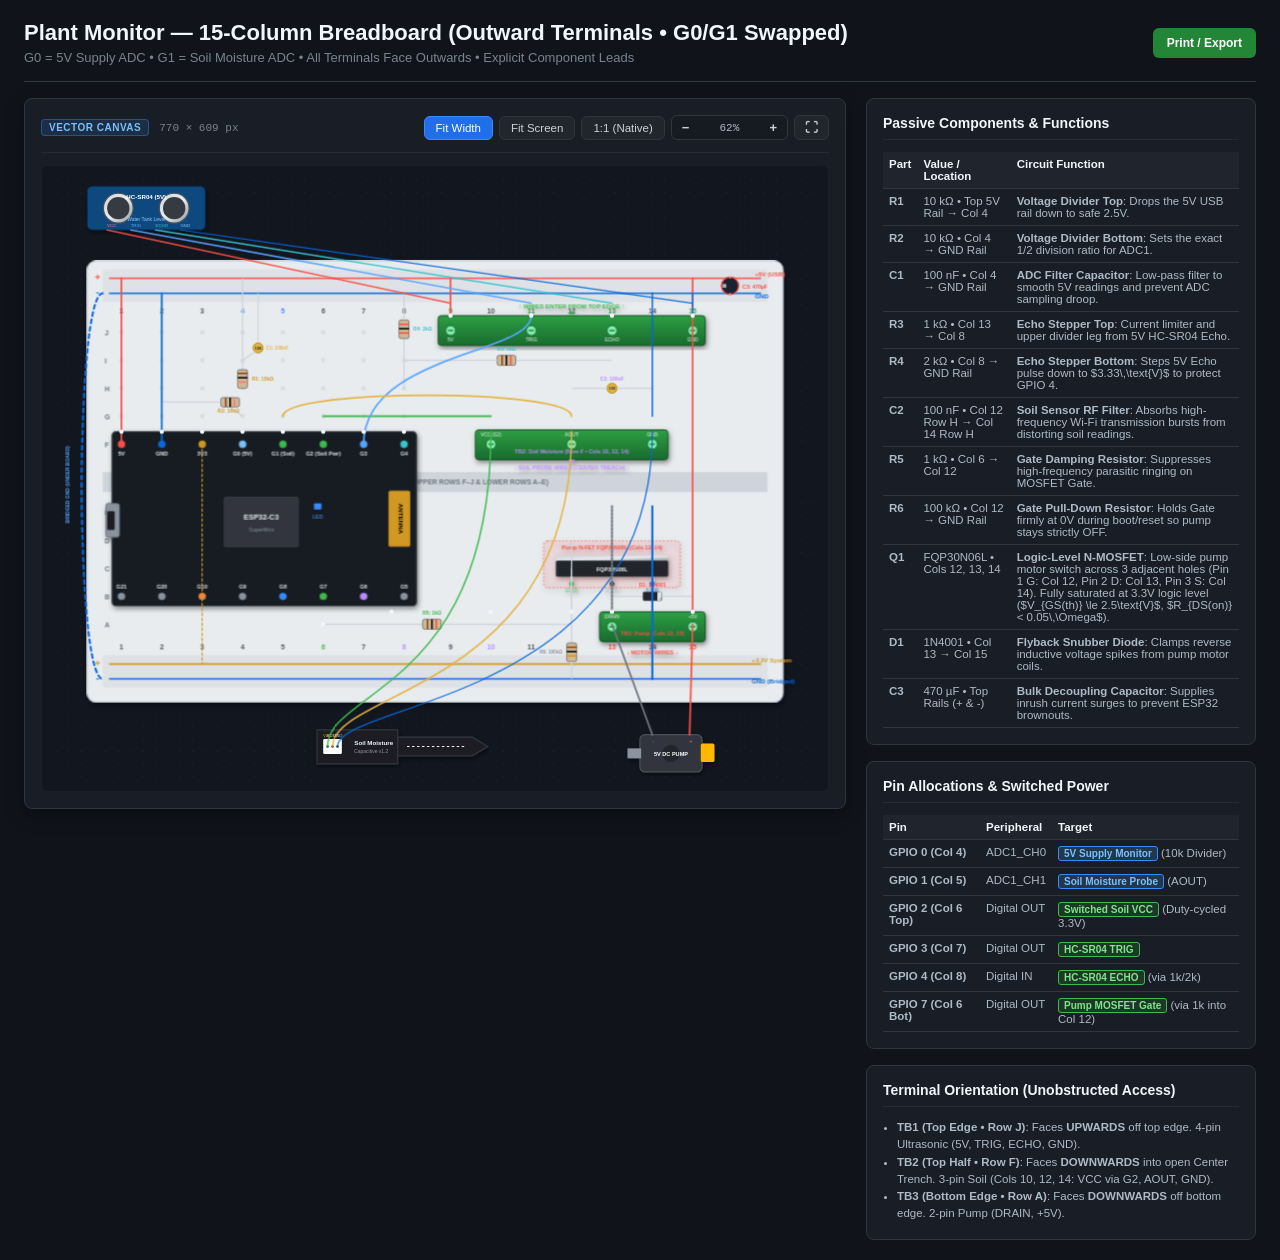
<file: pcb/hole-thru/circuit_diagram.html>
<!DOCTYPE html>
<html lang="en">
<head>
    <meta charset="UTF-8">
    <meta name="viewport" content="width=device-width, initial-scale=1.0">
    <title>Plant Monitor — 15-Column Mini Breadboard Circuit Diagram</title>
    <style>
        :root {
            --bg-color: #10141a;
            --card-bg: #181d26;
            --text-color: #adbac7;
            --heading-color: #f0f6fc;
            --border-color: #30363d;
            --accent-blue: #58a6ff;
            --accent-green: #3fb950;
            --accent-red: #f85149;
            --accent-purple: #bc8cff;
            --accent-yellow: #d29922;
            --accent-cyan: #39c5cf;
        }

        body {
            font-family: -apple-system, BlinkMacSystemFont, "Segoe UI", Roboto, Helvetica, Arial, sans-serif;
            background-color: var(--bg-color);
            color: var(--text-color);
            margin: 0;
            padding: 20px 24px;
            box-sizing: border-box;
        }

        .header {
            width: 100%;
            max-width: 100%;
            margin: 0 auto 16px auto;
            display: flex;
            justify-content: space-between;
            align-items: center;
            border-bottom: 1px solid var(--border-color);
            padding-bottom: 16px;
            box-sizing: border-box;
            flex-wrap: wrap;
            gap: 12px;
        }

        .header h1 {
            color: var(--heading-color);
            font-size: 22px;
            margin: 0;
        }

        .header p {
            margin: 4px 0 0 0;
            font-size: 13px;
            color: #768390;
        }

        .container {
            width: 100%;
            max-width: 100%;
            margin: 0 auto;
            display: grid;
            grid-template-columns: 1fr 390px;
            gap: 20px;
            align-items: start;
            box-sizing: border-box;
        }

        .canvas-card {
            background-color: var(--card-bg);
            border: 1px solid var(--border-color);
            border-radius: 8px;
            padding: 16px;
            box-shadow: 0 6px 18px rgba(0,0,0,0.4);
            display: flex;
            flex-direction: column;
            min-width: 0;
            overflow: hidden;
        }

        .canvas-toolbar {
            display: flex;
            justify-content: space-between;
            align-items: center;
            padding-bottom: 12px;
            margin-bottom: 12px;
            border-bottom: 1px solid rgba(255, 255, 255, 0.06);
            flex-wrap: wrap;
            gap: 10px;
        }

        .toolbar-left {
            display: flex;
            align-items: center;
            gap: 10px;
        }

        .canvas-badge {
            font-size: 10px;
            font-weight: 700;
            color: #79c0ff;
            background: rgba(56, 139, 253, 0.15);
            border: 1px solid rgba(56, 139, 253, 0.4);
            border-radius: 4px;
            padding: 2px 7px;
            letter-spacing: 0.5px;
        }

        .canvas-dims {
            font-size: 11px;
            color: #768390;
            font-family: monospace;
        }

        .toolbar-right {
            display: flex;
            align-items: center;
            gap: 6px;
            flex-wrap: wrap;
        }

        .btn-tool {
            background: #21262d;
            color: #c9d1d9;
            border: 1px solid #30363d;
            padding: 5px 11px;
            border-radius: 6px;
            cursor: pointer;
            font-size: 11.5px;
            font-weight: 500;
            transition: all 0.15s ease;
            display: inline-flex;
            align-items: center;
            justify-content: center;
        }

        .btn-tool:hover {
            background: #30363d;
            color: #f0f6fc;
            border-color: #8b949e;
        }

        .btn-tool.active {
            background: #1f6feb;
            color: #ffffff;
            border-color: #388bfd;
        }

        .btn-icon {
            padding: 5px 10px;
            font-size: 13px;
            font-weight: bold;
            line-height: 1;
        }

        .zoom-group {
            display: inline-flex;
            align-items: center;
            background: #161b22;
            border: 1px solid #30363d;
            border-radius: 6px;
            overflow: hidden;
        }

        .zoom-group .btn-tool {
            border: none;
            border-radius: 0;
            background: transparent;
        }

        .zoom-group .btn-tool:hover {
            background: #21262d;
        }

        .zoom-label {
            font-size: 11px;
            font-family: monospace;
            color: #adbac7;
            padding: 0 8px;
            min-width: 44px;
            text-align: center;
            user-select: none;
        }

        .svg-container {
            width: 100%;
            overflow: auto;
            border-radius: 6px;
            background: #12161f;
            border: 1px solid rgba(255, 255, 255, 0.04);
            display: flex;
            justify-content: center;
            align-items: flex-start;
            box-sizing: border-box;
            padding: 8px;
        }

        #circuitSvg {
            width: 100%;
            max-width: 100%;
            height: auto;
            display: block;
            border-radius: 6px;
            transition: width 0.1s ease-out, height 0.1s ease-out;
        }

        .svg-container.mode-fitscreen #circuitSvg {
            width: auto;
            max-width: 100%;
            max-height: calc(100vh - 200px);
            height: auto;
        }

        .svg-container.mode-native #circuitSvg {
            width: 1240px;
            max-width: none;
            height: 980px;
            flex-shrink: 0;
        }

        .svg-container.mode-custom #circuitSvg {
            max-width: none;
            flex-shrink: 0;
        }

        .sidebar {
            display: flex;
            flex-direction: column;
            gap: 16px;
            min-width: 0;
        }

        .info-card {
            background-color: var(--card-bg);
            border: 1px solid var(--border-color);
            border-radius: 8px;
            padding: 16px;
            font-size: 13px;
        }

        .info-card h3 {
            color: var(--heading-color);
            margin-top: 0;
            margin-bottom: 12px;
            font-size: 14px;
            border-bottom: 1px solid rgba(255,255,255,0.06);
            padding-bottom: 8px;
        }

        .comp-table {
            width: 100%;
            border-collapse: collapse;
            font-size: 11.5px;
            margin-top: 4px;
        }

        .comp-table th, .comp-table td {
            padding: 6px 6px;
            text-align: left;
            border-bottom: 1px solid var(--border-color);
            vertical-align: top;
        }

        .comp-table th {
            color: var(--heading-color);
            background-color: rgba(255,255,255,0.03);
        }

        .badge {
            display: inline-block;
            padding: 1px 5px;
            border-radius: 3px;
            font-size: 10px;
            font-weight: 600;
        }
        .badge-adc { background-color: #223749; color: #79c0ff; border: 1px solid #388bfd; }
        .badge-dig { background-color: #1f3729; color: #7ee787; border: 1px solid #3fb950; }
        .badge-pwr { background-color: #3e1b1e; color: #ff7b72; border: 1px solid #f85149; }
        .badge-tb { background-color: #2e2640; color: #d2a8ff; border: 1px solid #bc8cff; }

        .btn-action {
            background:#238636;
            color:#ffffff;
            border:none;
            padding:8px 14px;
            border-radius:6px;
            cursor:pointer;
            font-weight:600;
            font-size:12px;
        }
        .btn-action:hover {
            background:#2ea043;
        }

        svg text {
            font-family: -apple-system, BlinkMacSystemFont, "Segoe UI", Roboto, sans-serif;
            user-select: none;
        }

        @media (max-width: 1180px) {
            .container {
                grid-template-columns: 1fr;
            }
            .sidebar {
                grid-template-columns: repeat(auto-fit, minmax(340px, 1fr));
                display: grid;
            }
        }

        @media print {
            body { padding: 0; background: #ffffff; color: #000000; }
            .canvas-toolbar, .btn-action { display: none !important; }
            .container { grid-template-columns: 1fr; }
            .canvas-card { border: none; box-shadow: none; padding: 0; }
        }
    </style>
</head>
<body>
    <div class="header">
        <div>
            <h1>Plant Monitor — 15-Column Breadboard (Outward Terminals &bull; G0/G1 Swapped)</h1>
            <p>G0 = 5V Supply ADC &bull; G1 = Soil Moisture ADC &bull; All Terminals Face Outwards &bull; Explicit Component Leads</p>
        </div>
        <div>
            <button class="btn-action" onclick="window.print()">Print / Export</button>
        </div>
    </div>

    <div class="container">
        <!-- SVG Canvas Card -->
        <div class="canvas-card">
            <!-- Responsive Canvas Toolbar -->
            <div class="canvas-toolbar">
                <div class="toolbar-left">
                    <span class="canvas-badge">VECTOR CANVAS</span>
                    <span class="canvas-dims" id="canvasDims">Native: 1240 &times; 980</span>
                </div>
                <div class="toolbar-right">
                    <button class="btn-tool active" id="btnFitWidth" title="Fit to Panel Width (Scales across wide screens with zero horizontal scrolling)">Fit Width</button>
                    <button class="btn-tool" id="btnFitScreen" title="Fit Entire Diagram in Screen without vertical scrolling">Fit Screen</button>
                    <button class="btn-tool" id="btnNative" title="1:1 Native Resolution (1240px)">1:1 (Native)</button>
                    <div class="zoom-group">
                        <button class="btn-tool btn-icon" id="btnZoomOut" title="Zoom Out (–)">−</button>
                        <span class="zoom-label" id="zoomLabel">100%</span>
                        <button class="btn-tool btn-icon" id="btnZoomIn" title="Zoom In (+)">+</button>
                    </div>
                    <button class="btn-tool btn-icon" id="btnFullscreen" title="Toggle Fullscreen (F)">⛶</button>
                </div>
            </div>

            <!-- Scrollable / Scalable Container -->
            <div class="svg-container" id="svgContainer">
                <svg id="circuitSvg" viewBox="0 0 1240 980" xmlns="http://www.w3.org/2000/svg">
                <defs>
                    <filter id="dropShadow" x="-10%" y="-10%" width="120%" height="120%">
                        <feDropShadow dx="2" dy="4" stdDeviation="4" flood-opacity="0.45"/>
                    </filter>
                    <linearGradient id="terminalGreen" x1="0%" y1="0%" x2="0%" y2="100%">
                        <stop offset="0%" stop-color="#2ea043"/>
                        <stop offset="100%" stop-color="#196c2e"/>
                    </linearGradient>
                    <linearGradient id="metalSilver" x1="0%" y1="0%" x2="100%" y2="100%">
                        <stop offset="0%" stop-color="#ced4da"/>
                        <stop offset="50%" stop-color="#e9ecef"/>
                        <stop offset="100%" stop-color="#8b949e"/>
                    </linearGradient>
                    <pattern id="gridDots" width="20" height="20" patternUnits="userSpaceOnUse">
                        <circle cx="10" cy="10" r="0.8" fill="#242b35" />
                    </pattern>
                </defs>

                <!-- Background -->
                <rect width="1240" height="980" fill="#12161f" />
                <rect width="1240" height="980" fill="url(#gridDots)" />

                <!-- ============================================================ -->
                <!-- 1. EXTERNAL DEVICES (SENSORS & MOTOR)                        -->
                <!-- ============================================================ -->

                <!-- HC-SR04 Ultrasonic (Top Left) -->
                <g transform="translate(60, 20)" filter="url(#dropShadow)">
                    <rect width="190" height="70" rx="8" fill="#104a7e" stroke="#0a2e4e" stroke-width="2"/>
                    <circle cx="50" cy="35" r="24" fill="url(#metalSilver)" stroke="#495057" stroke-width="2"/>
                    <circle cx="50" cy="35" r="18" fill="#343a40"/>
                    <circle cx="140" cy="35" r="24" fill="url(#metalSilver)" stroke="#495057" stroke-width="2"/>
                    <circle cx="140" cy="35" r="18" fill="#343a40"/>
                    <text x="95" y="20" fill="#ffffff" font-size="10" font-weight="bold" text-anchor="middle">HC-SR04 (5V)</text>
                    <text x="95" y="56" fill="#8bc9ff" font-size="8" text-anchor="middle">Water Tank Level</text>
                    <text x="32" y="66" fill="#ff7b72" font-size="7">VCC</text>
                    <text x="70" y="66" fill="#58a6ff" font-size="7">TRIG</text>
                    <text x="110" y="66" fill="#39c5cf" font-size="7">ECHO</text>
                    <text x="150" y="66" fill="#79c0ff" font-size="7">GND</text>
                </g>

                <!-- Capacitive Soil Moisture Probe (Bottom Left) -->
                <g transform="translate(430, 895)" filter="url(#dropShadow)">
                    <path d="M 0,0 L 130,0 L 130,55 L 0,55 Z" fill="#1b1f23" stroke="#30363d" stroke-width="2"/>
                    <path d="M 130,12 L 250,12 L 275,27 L 250,42 L 130,42 Z" fill="#1b1f23" stroke="#30363d" stroke-width="2"/>
                    <line x1="145" y1="27" x2="240" y2="27" stroke="#ffffff" stroke-width="1.5" stroke-dasharray="4"/>
                    <text x="60" y="24" fill="#f0f6fc" font-size="10" font-weight="bold">Soil Moisture</text>
                    <text x="60" y="38" fill="#8b949e" font-size="8">Capacitive v1.2</text>
                    <rect x="10" y="15" width="30" height="24" fill="#ffffff" rx="2"/>
                    <circle cx="17" cy="27" r="2" fill="#212529"/>
                    <circle cx="25" cy="27" r="2" fill="#212529"/>
                    <circle cx="33" cy="27" r="2" fill="#212529"/>
                    <text x="17" y="12" fill="#d29922" font-size="7" text-anchor="middle">VCC</text>
                    <text x="25" y="12" fill="#e3b341" font-size="7" text-anchor="middle">AOUT</text>
                    <text x="33" y="12" fill="#79c0ff" font-size="7" text-anchor="middle">GND</text>
                </g>

                <!-- Submersible DC Pump (Bottom Right - Flipped Left-to-Right) -->
                <g transform="translate(930, 895)" filter="url(#dropShadow)">
                    <rect x="20" y="8" width="100" height="60" rx="8" fill="#30363d" stroke="#484f58" stroke-width="2"/>
                    <!-- Inlet on left, Outlet nozzle on right -->
                    <rect x="0" y="30" width="22" height="16" fill="#8b949e"/>
                    <rect x="118" y="22" width="22" height="30" rx="3" fill="#ffb703"/>
                    <circle cx="70" cy="38" r="14" fill="#212529"/>
                    <text x="70" y="42" fill="#ffffff" font-size="9" font-weight="bold" text-anchor="middle">5V DC PUMP</text>
                    <!-- Terminals aligned directly with TB3 pins above: - on Left (Col 13), + on Right (Col 15) -->
                    <text x="40" y="22" fill="#8b949e" font-size="8">-</text>
                    <text x="100" y="22" fill="#ff7b72" font-size="8">+</text>
                </g>


                <!-- ============================================================ -->
                <!-- 2. MINI BREADBOARD (15 COLS + TOP & BOTTOM POWER RAILS)       -->
                <!-- ============================================================ -->
                <!-- Origin: x=60, y=140. Width: 1120px, Height: 710px -->
                <g transform="translate(60, 140)" filter="url(#dropShadow)">
                    <!-- Board base -->
                    <rect width="1120" height="710" rx="14" fill="#e9ecef" stroke="#ced4da" stroke-width="2"/>

                    <!-- Top Power Rails -->
                    <rect x="25" y="14" width="1070" height="52" fill="#dee2e6" rx="4"/>
                    <line x1="35" y1="28" x2="1085" y2="28" stroke="#f85149" stroke-width="2.5"/> <!-- +5V Bus -->
                    <line x1="35" y1="52" x2="1085" y2="52" stroke="#0969da" stroke-width="2.5"/> <!-- GND Bus -->
                    <text x="12" y="32" fill="#f85149" font-size="16" font-weight="bold">+</text>
                    <text x="14" y="56" fill="#0969da" font-size="16" font-weight="bold">-</text>
                    <text x="1075" y="25" fill="#f85149" font-size="10" font-weight="bold">+5V (USB)</text>
                    <text x="1075" y="60" fill="#0969da" font-size="10" font-weight="bold">GND</text>

                    <!-- Center Divider Trench -->
                    <rect x="25" y="340" width="1070" height="32" fill="#ced4da"/>
                    <text x="560" y="360" fill="#6c757d" font-size="11" font-weight="bold" text-anchor="middle">CENTER TRENCH (DIVIDES UPPER ROWS F–J &amp; LOWER ROWS A–E)</text>

                    <!-- Bottom Power Rails -->
                    <rect x="25" y="635" width="1070" height="52" fill="#dee2e6" rx="4"/>
                    <line x1="35" y1="649" x2="1085" y2="649" stroke="#d29922" stroke-width="2.5"/> <!-- +3.3V Bus -->
                    <line x1="35" y1="673" x2="1085" y2="673" stroke="#0969da" stroke-width="2.5"/> <!-- GND Bus -->
                    <text x="12" y="653" fill="#d29922" font-size="16" font-weight="bold">+</text>
                    <text x="14" y="677" fill="#0969da" font-size="16" font-weight="bold">-</text>
                    <text x="1070" y="646" fill="#d29922" font-size="10" font-weight="bold">+3.3V System</text>
                    <text x="1070" y="681" fill="#0969da" font-size="10" font-weight="bold">GND (Bridged)</text>

                    <!-- Columns 1 to 15 Coordinates (Spacing: ~66px per column) -->
                    <!-- Cols: 55, 120, 185, 250, 315, 380, 445, 510, 585, 650, 715, 780, 845, 910, 975 -->
                    <g font-size="11" fill="#495057" font-weight="bold" text-anchor="middle">
                        <text x="55" y="85">1</text>   <text x="120" y="85">2</text>  <text x="185" y="85">3</text>  <text x="250" y="85" fill="#388bfd">4</text>
                        <text x="315" y="85" fill="#388bfd">5</text>  <text x="380" y="85">6</text>  <text x="445" y="85">7</text>  <text x="510" y="85">8</text>
                        <text x="585" y="85" fill="#2ea043">9</text>  <text x="650" y="85">10</text> <text x="715" y="85" fill="#2ea043">11</text>
                        <text x="780" y="85">12</text> <text x="845" y="85" fill="#2ea043">13</text> <text x="910" y="85">14</text>
                        <text x="975" y="85" fill="#2ea043">15</text>

                        <text x="55" y="625">1</text>   <text x="120" y="625">2</text>  <text x="185" y="625">3</text>  <text x="250" y="625">4</text>
                        <text x="315" y="625">5</text>  <text x="380" y="625" fill="#3fb950">6</text>  <text x="445" y="625">7</text>  <text x="510" y="625" fill="#bc8cff">8</text>
                        <text x="585" y="625">9</text>  <text x="650" y="625" fill="#bc8cff">10</text> <text x="715" y="625">11</text>
                        <text x="780" y="625" fill="#bc8cff">12</text> <text x="845" y="625" fill="#f85149">13</text> <text x="910" y="625">14</text>
                        <text x="975" y="625" fill="#f85149">15</text>
                    </g>

                    <!-- Row Letters (J down to F on top, E down to A on bottom) -->
                    <!-- Y Top: J=115, I=160, H=205, G=250, F=295 -->
                    <!-- Y Bottom: E=405, D=450, C=495, B=540, A=585 -->
                    <g font-size="11" fill="#6c757d" font-weight="bold">
                        <text x="28" y="120">J</text> <text x="28" y="165">I</text> <text x="28" y="210">H</text> <text x="28" y="255">G</text> <text x="28" y="300">F</text>
                        <text x="28" y="410">E</text> <text x="28" y="455">D</text> <text x="28" y="500">C</text> <text x="28" y="545">B</text> <text x="28" y="590">A</text>
                    </g>

                    <!-- Background Tie Point Holes (Circles for realism) -->
                    <g fill="#ced4da" opacity="0.6">
                        <!-- Top holes (Cols 1 to 15, Rows J down to F) -->
                        <circle cx="55" cy="115" r="3.5"/><circle cx="55" cy="160" r="3.5"/><circle cx="55" cy="205" r="3.5"/><circle cx="55" cy="250" r="3.5"/><circle cx="55" cy="295" r="3.5"/>
                        <circle cx="120" cy="115" r="3.5"/><circle cx="120" cy="160" r="3.5"/><circle cx="120" cy="205" r="3.5"/><circle cx="120" cy="250" r="3.5"/><circle cx="120" cy="295" r="3.5"/>
                        <circle cx="185" cy="115" r="3.5"/><circle cx="185" cy="160" r="3.5"/><circle cx="185" cy="205" r="3.5"/><circle cx="185" cy="250" r="3.5"/><circle cx="185" cy="295" r="3.5"/>
                        <circle cx="250" cy="115" r="3.5"/><circle cx="250" cy="160" r="3.5"/><circle cx="250" cy="205" r="3.5"/><circle cx="250" cy="250" r="3.5"/><circle cx="250" cy="295" r="3.5"/>
                        <circle cx="315" cy="115" r="3.5"/><circle cx="315" cy="160" r="3.5"/><circle cx="315" cy="205" r="3.5"/><circle cx="315" cy="250" r="3.5"/><circle cx="315" cy="295" r="3.5"/>
                        <circle cx="380" cy="115" r="3.5"/><circle cx="380" cy="160" r="3.5"/><circle cx="380" cy="205" r="3.5"/><circle cx="380" cy="250" r="3.5"/><circle cx="380" cy="295" r="3.5"/>
                        <circle cx="445" cy="115" r="3.5"/><circle cx="445" cy="160" r="3.5"/><circle cx="445" cy="205" r="3.5"/><circle cx="445" cy="250" r="3.5"/><circle cx="445" cy="295" r="3.5"/>
                        <circle cx="510" cy="115" r="3.5"/><circle cx="510" cy="160" r="3.5"/><circle cx="510" cy="205" r="3.5"/><circle cx="510" cy="250" r="3.5"/><circle cx="510" cy="295" r="3.5"/>
                    </g>


                    <!-- ==================== ESP32-C3 SUPERMINI (COLS 1-8) ==================== -->
                    <!-- Sits across Row F (y=295) and Row B (y=540) -->
                    <g transform="translate(40, 275)" filter="url(#dropShadow)">
                        <rect width="490" height="280" rx="6" fill="#161b22" stroke="#30363d" stroke-width="2"/>
                        <!-- USB-C Port -->
                        <rect x="-10" y="115" width="22" height="55" rx="4" fill="#8b949e" stroke="#484f58"/>
                        <rect x="-8" y="128" width="12" height="30" rx="2" fill="#1b1f23"/>
                        <!-- Antenna -->
                        <rect x="445" y="95" width="35" height="90" rx="3" fill="#d29922"/>
                        <text x="462" y="140" fill="#000000" font-size="10" font-weight="bold" transform="rotate(90 462 140)" text-anchor="middle">ANTENNA</text>
                        <!-- Shield -->
                        <rect x="180" y="105" width="120" height="80" rx="3" fill="#30363d" stroke="#484f58"/>
                        <text x="240" y="142" fill="#f0f6fc" font-size="12" font-weight="bold" text-anchor="middle">ESP32-C3</text>
                        <text x="240" y="160" fill="#8b949e" font-size="9" text-anchor="middle">SuperMini</text>
                        <rect x="325" y="115" width="12" height="10" fill="#388bfd" rx="1"/>
                        <text x="331" y="140" fill="#58a6ff" font-size="9" text-anchor="middle">LED</text>

                        <!-- Top Header Pins in Row F (Cols 1 to 8) -->
                        <g font-size="9" font-weight="bold" fill="#f0f6fc">
                            <!-- Col 1: 5V -->
                            <circle cx="15" cy="20" r="6" fill="#f85149"/><text x="15" y="38" text-anchor="middle">5V</text>
                            <!-- Col 2: GND -->
                            <circle cx="80" cy="20" r="6" fill="#0969da"/><text x="80" y="38" text-anchor="middle">GND</text>
                            <!-- Col 3: 3V3 -->
                            <circle cx="145" cy="20" r="6" fill="#d29922"/><text x="145" y="38" text-anchor="middle">3V3</text>
                            <!-- Col 4: GPIO 0 (NOW 5V SUPPLY ADC) -->
                            <circle cx="210" cy="20" r="6" fill="#79c0ff"/><text x="210" y="38" text-anchor="middle">G0 (5V)</text>
                            <!-- Col 5: GPIO 1 (NOW SOIL MOISTURE ADC) -->
                            <circle cx="275" cy="20" r="6" fill="#3fb950"/><text x="275" y="38" text-anchor="middle">G1 (Soil)</text>
                            <!-- Col 6: GPIO 2 (Switched Soil VCC Power) -->
                            <circle cx="340" cy="20" r="6" fill="#3fb950"/><text x="340" y="38" text-anchor="middle">G2 (Soil Pwr)</text>
                            <!-- Col 7: GPIO 3 (TRIG) -->
                            <circle cx="405" cy="20" r="6" fill="#58a6ff"/><text x="405" y="38" text-anchor="middle">G3</text>
                            <!-- Col 8: GPIO 4 (ECHO) -->
                            <circle cx="470" cy="20" r="6" fill="#39c5cf"/><text x="470" y="38" text-anchor="middle">G4</text>
                        </g>

                        <!-- Bottom Header Pins in Row B (Cols 1 to 8) -->
                        <g font-size="9" font-weight="bold" fill="#f0f6fc">
                            <circle cx="15" cy="265" r="6" fill="#8b949e"/><text x="15" y="252" text-anchor="middle">G21</text>
                            <circle cx="80" cy="265" r="6" fill="#8b949e"/><text x="80" y="252" text-anchor="middle">G20</text>
                            <circle cx="145" cy="265" r="6" fill="#f0883e"/><text x="145" y="252" text-anchor="middle">G10</text>
                            <circle cx="210" cy="265" r="6" fill="#8b949e"/><text x="210" y="252" text-anchor="middle">G9</text>
                            <circle cx="275" cy="265" r="6" fill="#388bfd"/><text x="275" y="252" text-anchor="middle">G8</text>
                            <!-- Col 6: GPIO 7 (PUMP GATE) -->
                            <circle cx="340" cy="265" r="6" fill="#3fb950"/><text x="340" y="252" text-anchor="middle">G7</text>
                            <circle cx="405" cy="265" r="6" fill="#bc8cff"/><text x="405" y="252" text-anchor="middle">G6</text>
                            <circle cx="470" cy="265" r="6" fill="#8b949e"/><text x="470" y="252" text-anchor="middle">G5</text>
                        </g>
                    </g>


                    <!-- ============================================================ -->
                    <!-- 3. TERMINAL BLOCKS (ALL FACING OUTWARDS OFF THE EDGES!)      -->
                    <!-- ============================================================ -->

                    <!-- [TB1] ULTRASONIC 4-PIN (ROW J &bull; COLS 9, 11, 13, 15) -->
                    <!-- Wire entries and screws face UPWARDS (Outwards off top edge) -->
                    <g transform="translate(565, 88)" filter="url(#dropShadow)">
                        <rect width="430" height="48" rx="5" fill="url(#terminalGreen)" stroke="#114e21" stroke-width="1.5"/>
                        <!-- Arrow indicator showing wire entry direction -->
                        <polygon points="215,-8 210,-2 220,-2" fill="#3fb950"/>
                        <text x="215" y="-12" fill="#3fb950" font-size="10" font-weight="bold" text-anchor="middle">&uarr; WIRES ENTER FROM TOP EDGE &uarr;</text>
                        <!-- Screws at Col 9 (x=20), Col 11 (x=150), Col 13 (x=280), Col 15 (x=410) -->
                        <circle cx="20" cy="24" r="8" fill="#86efac" stroke="#166534" stroke-width="1.5"/>
                        <circle cx="150" cy="24" r="8" fill="#86efac" stroke="#166534" stroke-width="1.5"/>
                        <circle cx="280" cy="24" r="8" fill="#86efac" stroke="#166534" stroke-width="1.5"/>
                        <circle cx="410" cy="24" r="8" fill="#86efac" stroke="#166534" stroke-width="1.5"/>
                        <line x1="16" y1="24" x2="24" y2="24" stroke="#166534" stroke-width="2"/>
                        <line x1="146" y1="24" x2="154" y2="24" stroke="#166534" stroke-width="2"/>
                        <line x1="276" y1="24" x2="284" y2="24" stroke="#166534" stroke-width="2"/>
                        <line x1="406" y1="24" x2="414" y2="24" stroke="#166534" stroke-width="2"/>
                        <text x="20" y="42" fill="#ffffff" font-size="8" text-anchor="middle">5V</text>
                        <text x="150" y="42" fill="#ffffff" font-size="8" text-anchor="middle">TRIG</text>
                        <text x="280" y="42" fill="#ffffff" font-size="8" text-anchor="middle">ECHO</text>
                        <text x="410" y="42" fill="#ffffff" font-size="8" text-anchor="middle">GND</text>
                    </g>

                    <!-- [TB2] SOIL SENSOR 3-PIN (ROW F &bull; COLS 10, 12, 14) -->
                    <!-- Wire entries and screws face DOWNWARDS (into open center trench) -->
                    <g transform="translate(625, 272)" filter="url(#dropShadow)">
                        <rect width="310" height="48" rx="5" fill="url(#terminalGreen)" stroke="#114e21" stroke-width="1.5"/>
                        <!-- Arrow indicator -->
                        <polygon points="155,54 150,48 160,48" fill="#bc8cff"/>
                        <text x="155" y="64" fill="#bc8cff" font-size="9" font-weight="bold" text-anchor="middle">&darr; SOIL PROBE WIRES (CENTER TRENCH) &darr;</text>
                        <!-- Screws at Col 10 (x=25), Col 12 (x=155), Col 14 (x=285) -->
                        <circle cx="25" cy="23" r="8" fill="#86efac" stroke="#166534" stroke-width="1.5"/>
                        <circle cx="155" cy="23" r="8" fill="#86efac" stroke="#166534" stroke-width="1.5"/>
                        <circle cx="285" cy="23" r="8" fill="#86efac" stroke="#166534" stroke-width="1.5"/>
                        <line x1="21" y1="23" x2="29" y2="23" stroke="#166534" stroke-width="2"/>
                        <line x1="151" y1="23" x2="159" y2="23" stroke="#166534" stroke-width="2"/>
                        <line x1="281" y1="23" x2="289" y2="23" stroke="#166534" stroke-width="2"/>
                        <text x="25" y="10" fill="#ffffff" font-size="7.5" text-anchor="middle">VCC (G2)</text>
                        <text x="155" y="10" fill="#ffffff" font-size="8" text-anchor="middle">AOUT</text>
                        <text x="285" y="10" fill="#ffffff" font-size="8" text-anchor="middle">GND</text>
                        <text x="155" y="38" fill="#bc8cff" font-size="9" font-weight="bold" text-anchor="middle">TB2: Soil Moisture (Row F &bull; Cols 10, 12, 14)</text>
                    </g>

                    <!-- [TB3] PUMP MOTOR 2-PIN (ROW A &bull; COLS 13, 15) -->
                    <!-- Wire entries and screws face DOWNWARDS (Outwards off bottom edge) -->
                    <g transform="translate(825, 565)" filter="url(#dropShadow)">
                        <rect width="170" height="48" rx="5" fill="url(#terminalGreen)" stroke="#114e21" stroke-width="1.5"/>
                        <polygon points="85,58 80,52 90,52" fill="#f85149"/>
                        <text x="85" y="68" fill="#f85149" font-size="9.5" font-weight="bold" text-anchor="middle">&darr; MOTOR WIRES &darr;</text>
                        <!-- Screws at Col 13 (x=20), Col 15 (x=150) -->
                        <circle cx="20" cy="24" r="8" fill="#86efac" stroke="#166534" stroke-width="1.5"/>
                        <circle cx="150" cy="24" r="8" fill="#86efac" stroke="#166534" stroke-width="1.5"/>
                        <line x1="16" y1="24" x2="24" y2="24" stroke="#166534" stroke-width="2"/>
                        <line x1="146" y1="24" x2="154" y2="24" stroke="#166534" stroke-width="2"/>
                        <text x="20" y="10" fill="#ffffff" font-size="7.5" text-anchor="middle">DRAIN</text>
                        <text x="150" y="10" fill="#ffffff" font-size="7.5" text-anchor="middle">+5V</text>
                        <text x="85" y="38" fill="#f85149" font-size="9" font-weight="bold" text-anchor="middle">TB3: Pump (Cols 13, 15)</text>
                    </g>


                    <!-- ============================================================ -->
                    <!-- 4. PUMP MOSFET (TO-220 &bull; ROWS C–D &bull; COLS 12, 13, 14) -->
                    <!-- ============================================================ -->
                    <!-- Standard 2.54mm (0.1") pin pitch across 3 adjacent holes: Col 12 (G), Col 13 (D), Col 14 (S) -->
                    <g transform="translate(745, 465)" filter="url(#dropShadow)">
                        <rect x="-10" y="-14" width="220" height="75" rx="6" fill="rgba(248, 81, 73, 0.08)" stroke="#f85149" stroke-width="1.2" stroke-dasharray="3"/>
                        <text x="100" y="0" fill="#f85149" font-size="9" font-weight="bold" text-anchor="middle">Pump N-FET FQP30N06L (Cols 12–14)</text>
                        <!-- Heatsink Tab -->
                        <rect x="10" y="10" width="180" height="8" fill="url(#metalSilver)" rx="1"/>
                        <!-- Black Body -->
                        <rect x="10" y="18" width="180" height="25" fill="#212529" stroke="#30363d" rx="2"/>
                        <text x="100" y="35" fill="#ffffff" font-size="9" font-weight="bold" text-anchor="middle">FQP30N06L</text>
                        <!-- Metal Leads extending into Breadboard Holes: Col 12 (x=35), Col 13 (x=100), Col 14 (x=165) -->
                        <line x1="35" y1="43" x2="35" y2="55" stroke="#ced4da" stroke-width="2.5"/>
                        <line x1="100" y1="43" x2="100" y2="55" stroke="#ced4da" stroke-width="2.5"/>
                        <line x1="165" y1="43" x2="165" y2="55" stroke="#ced4da" stroke-width="2.5"/>
                        <circle cx="35" cy="55" r="4" fill="#3fb950"/> <!-- Gate pin in Col 12 -->
                        <circle cx="100" cy="55" r="4" fill="#484f58"/> <!-- Drain pin in Col 13 (Direct share with TB3!) -->
                        <circle cx="165" cy="55" r="4" fill="#0969da"/> <!-- Source pin in Col 14 -->
                        <text x="35" y="68" fill="#3fb950" font-size="7.5" text-anchor="middle">G (12)</text>
                        <text x="100" y="68" fill="#adbac7" font-size="7.5" text-anchor="middle">D (13)</text>
                        <text x="165" y="68" fill="#0969da" font-size="7.5" text-anchor="middle">S (14)</text>
                    </g>


                    <!-- ============================================================ -->
                    <!-- 5. PASSIVE COMPONENTS WITH EXPLICIT PHYSICAL LEADS           -->
                    <!-- ============================================================ -->

                    <!-- [R1] 10kΩ SUPPLY DIVIDER TOP (Top 5V Rail &rarr; Col 4 Row H) -->
                    <g id="comp_R1">
                        <!-- Upper lead from Top (+) 5V Rail (y=28) to resistor body -->
                        <line x1="250" y1="28" x2="250" y2="175" stroke="#ced4da" stroke-width="2"/>
                        <!-- Resistor Body centered at x=250, y=190 -->
                        <rect x="242" y="175" width="16" height="30" rx="3" fill="#cfb997" stroke="#484f58"/>
                        <!-- Color bands: Brown, Black, Orange -->
                        <line x1="242" y1="181" x2="258" y2="181" stroke="#8b4513" stroke-width="2.5"/>
                        <line x1="242" y1="188" x2="258" y2="188" stroke="#000000" stroke-width="2.5"/>
                        <line x1="242" y1="195" x2="258" y2="195" stroke="#ff7b72" stroke-width="2.5"/>
                        <!-- Lower lead into Col 4 Row H (y=205) -->
                        <line x1="250" y1="205" x2="250" y2="205" stroke="#ced4da" stroke-width="2"/>
                        <text x="265" y="193" fill="#d29922" font-size="8" font-weight="bold">R1: 10kΩ</text>
                    </g>

                    <!-- [R2] 10kΩ SUPPLY DIVIDER BOTTOM (Col 4 Row G &rarr; Top (-) GND Rail) -->
                    <g id="comp_R2">
                        <!-- Lead from Col 4 Row G (y=250) up to resistor body -->
                        <line x1="250" y1="250" x2="230" y2="235" stroke="#ced4da" stroke-width="2"/>
                        <rect x="215" y="220" width="30" height="15" rx="3" fill="#cfb997" stroke="#484f58"/>
                        <line x1="223" y1="220" x2="223" y2="235" stroke="#8b4513" stroke-width="2.5"/>
                        <line x1="230" y1="220" x2="230" y2="235" stroke="#000000" stroke-width="2.5"/>
                        <line x1="237" y1="220" x2="237" y2="235" stroke="#ff7b72" stroke-width="2.5"/>
                        <!-- Lead up to Top (-) GND Rail (y=52) at Col 2 -->
                        <path d="M 215,227 L 120,227 L 120,52" fill="none" stroke="#ced4da" stroke-width="2"/>
                        <text x="210" y="245" fill="#d29922" font-size="8" font-weight="bold">R2: 10kΩ</text>
                    </g>

                    <!-- [C1] 100nF SUPPLY ADC FILTER CAP (Col 4 Row I &rarr; Top (-) GND Rail) -->
                    <g id="comp_C1">
                        <!-- Ceramic disc centered at x=275, y=140 -->
                        <circle cx="275" cy="140" r="8" fill="#e3b341" stroke="#b08800" stroke-width="1.5"/>
                        <text x="275" y="143" fill="#212529" font-size="6" font-weight="bold" text-anchor="middle">104</text>
                        <!-- Leg 1 into Col 4 Row I (x=250, y=160) -->
                        <line x1="270" y1="146" x2="250" y2="160" stroke="#ced4da" stroke-width="1.8"/>
                        <!-- Leg 2 into Top (-) GND Rail at x=275, y=52 -->
                        <line x1="275" y1="132" x2="275" y2="52" stroke="#ced4da" stroke-width="1.8"/>
                        <text x="288" y="143" fill="#e3b341" font-size="7.5" font-weight="bold">C1: 100nF</text>
                    </g>

                    <!-- [R3] 1kΩ ECHO STEPPER TOP (Col 13 Row I &rarr; Col 8 Row I) -->
                    <g id="comp_R3">
                        <!-- Resistor Body at x=675, y=160 -->
                        <line x1="845" y1="160" x2="690" y2="160" stroke="#ced4da" stroke-width="2"/>
                        <rect x="660" y="152" width="30" height="16" rx="3" fill="#cfb997" stroke="#484f58"/>
                        <!-- Bands: Brown, Black, Red -->
                        <line x1="668" y1="152" x2="668" y2="168" stroke="#8b4513" stroke-width="2.5"/>
                        <line x1="675" y1="152" x2="675" y2="168" stroke="#000000" stroke-width="2.5"/>
                        <line x1="682" y1="152" x2="682" y2="168" stroke="#f85149" stroke-width="2.5"/>
                        <line x1="660" y1="160" x2="510" y2="160" stroke="#ced4da" stroke-width="2"/>
                        <text x="675" y="145" fill="#39c5cf" font-size="8" font-weight="bold" text-anchor="middle">R3: 1kΩ</text>
                    </g>

                    <!-- [R4] 2kΩ ECHO STEPPER BOTTOM (Col 8 Row H &rarr; Top (-) GND Rail) -->
                    <g id="comp_R4">
                        <line x1="510" y1="205" x2="510" y2="125" stroke="#ced4da" stroke-width="2"/>
                        <rect x="502" y="95" width="16" height="30" rx="3" fill="#cfb997" stroke="#484f58"/>
                        <!-- Bands: Red, Black, Red -->
                        <line x1="502" y1="102" x2="518" y2="102" stroke="#f85149" stroke-width="2.5"/>
                        <line x1="502" y1="109" x2="518" y2="109" stroke="#000000" stroke-width="2.5"/>
                        <line x1="502" y1="116" x2="518" y2="116" stroke="#f85149" stroke-width="2.5"/>
                        <!-- Lead to Top GND Rail (y=52) -->
                        <line x1="510" y1="95" x2="510" y2="52" stroke="#ced4da" stroke-width="2"/>
                        <text x="525" y="112" fill="#39c5cf" font-size="8" font-weight="bold">R4: 2kΩ</text>
                    </g>

                    <!-- [C2] 100nF SOIL SENSOR RF FILTER (Col 12 Row H &rarr; Col 14 Row H) -->
                    <g id="comp_C2">
                        <circle cx="845" cy="205" r="8" fill="#e3b341" stroke="#b08800" stroke-width="1.5"/>
                        <text x="845" y="208" fill="#212529" font-size="6" font-weight="bold" text-anchor="middle">104</text>
                        <!-- Leg 1 into Col 12 Row H (x=780, y=205) -->
                        <line x1="837" y1="205" x2="780" y2="205" stroke="#ced4da" stroke-width="1.8"/>
                        <!-- Leg 2 into Col 14 Row H (x=910, y=205) -->
                        <line x1="853" y1="205" x2="910" y2="205" stroke="#ced4da" stroke-width="1.8"/>
                        <text x="845" y="192" fill="#bc8cff" font-size="8" font-weight="bold" text-anchor="middle">C2: 100nF</text>
                    </g>

                    <!-- [D1] 1N4001 FLYBACK DIODE (Col 13 Row B &rarr; Col 15 Row B) -->
                    <g id="comp_D1">
                        <!-- Cylindrical body centered at x=910, y=540 -->
                        <line x1="845" y1="540" x2="895" y2="540" stroke="#ced4da" stroke-width="2"/>
                        <rect x="895" y="533" width="30" height="14" rx="2" fill="#212529" stroke="#484f58"/>
                        <!-- Silver Cathode band at Right (Col 15 / +5V side) -->
                        <rect x="918" y="533" width="7" height="14" fill="url(#metalSilver)"/>
                        <line x1="925" y1="540" x2="975" y2="540" stroke="#ced4da" stroke-width="2"/>
                        <text x="910" y="525" fill="#f85149" font-size="8" font-weight="bold" text-anchor="middle">D1: 1N4001</text>
                    </g>

                    <!-- [R5] 1kΩ PUMP GATE DAMPING (Col 6 Row A &rarr; Col 12 Row C) -->
                    <g id="comp_R5">
                        <line x1="380" y1="585" x2="540" y2="585" stroke="#ced4da" stroke-width="2"/>
                        <rect x="540" y="577" width="30" height="16" rx="3" fill="#cfb997" stroke="#484f58"/>
                        <line x1="548" y1="577" x2="548" y2="593" stroke="#8b4513" stroke-width="2.5"/>
                        <line x1="555" y1="577" x2="555" y2="593" stroke="#000000" stroke-width="2.5"/>
                        <line x1="562" y1="577" x2="562" y2="593" stroke="#f85149" stroke-width="2.5"/>
                        <!-- Lead to Col 12 Row C (x=780, y=495) -->
                        <path d="M 570,585 L 780,585 L 780,495" fill="none" stroke="#ced4da" stroke-width="2"/>
                        <text x="555" y="570" fill="#3fb950" font-size="8" font-weight="bold" text-anchor="middle">R5: 1kΩ</text>
                    </g>

                    <!-- [R6] 100kΩ PUMP GATE PULL-DOWN (Col 12 Row D &rarr; Bottom (-) GND Rail) -->
                    <g id="comp_R6">
                        <line x1="780" y1="450" x2="780" y2="615" stroke="#ced4da" stroke-width="2"/>
                        <rect x="772" y="615" width="16" height="30" rx="3" fill="#cfb997" stroke="#484f58"/>
                        <!-- Bands: Brown, Black, Yellow -->
                        <line x1="772" y1="622" x2="788" y2="622" stroke="#8b4513" stroke-width="2.5"/>
                        <line x1="772" y1="629" x2="788" y2="629" stroke="#000000" stroke-width="2.5"/>
                        <line x1="772" y1="636" x2="788" y2="636" stroke="#d29922" stroke-width="2.5"/>
                        <!-- Lead to Bottom (-) GND Rail (y=673) -->
                        <line x1="780" y1="645" x2="780" y2="673" stroke="#ced4da" stroke-width="2"/>
                        <text x="765" y="632" fill="#8b949e" font-size="7.5" font-weight="bold" text-anchor="end">R6: 100kΩ</text>
                    </g>

                    <!-- [C3] 470µF BULK MOTOR CAPACITOR (Top Rails +5V &amp; GND at Col 15) -->
                    <g id="comp_C3">
                        <circle cx="1035" cy="40" r="14" fill="#1f2430" stroke="#f85149" stroke-width="2"/>
                        <rect x="1023" y="37" width="6" height="6" fill="#adb5bd"/>
                        <text x="1055" y="44" fill="#f85149" font-size="8.5" font-weight="bold">C3: 470µF</text>
                        <!-- Physical leads into +5V rail (y=28) and GND rail (y=52) -->
                        <line x1="1035" y1="26" x2="1035" y2="28" stroke="#ced4da" stroke-width="2.5"/>
                        <line x1="1035" y1="54" x2="1035" y2="52" stroke="#ced4da" stroke-width="2.5"/>
                    </g>
                </g>

                <!-- ============================================================ -->
                <!-- 6. PHYSICAL WIRE JUMPERS                                     -->
                <!-- ============================================================ -->
                <g fill="none" stroke-linecap="round" stroke-linejoin="round" opacity="0.95">

                    <!-- [A] +5V POWER JUMPERS (RED) -->
                    <!-- ESP32 Col 1 Top (y=295) &rarr; Top 5V Rail (y=28) -->
                    <path d="M 115,435 L 115,168" stroke="#f85149" stroke-width="3"/>
                    <!-- Top 5V Rail &rarr; TB1 Pin 1 (Col 9 at x=645, y=228) -->
                    <path d="M 645,168 L 645,228" stroke="#f85149" stroke-width="3"/>
                    <path d="M 645,208 L 92,90" stroke="#f85149" stroke-width="2.5"/> <!-- To sensor -->
                    <!-- Top 5V Rail &rarr; TB3 Pin 2 (Col 15 at x=1035, y=705) -->
                    <path d="M 1035,168 C 1035,360 1035,580 1035,705" stroke="#f85149" stroke-width="3"/>
                    <path d="M 1035,725 L 1030,903" stroke="#f85149" stroke-width="3"/> <!-- To pump (+) -->

                    <!-- [B] SWITCHED SOIL SENSOR POWER (GREEN / DUTY-CYCLED via GPIO 2) -->
                    <!-- ESP32 Col 6 Top (GPIO 2 at Col 6 Row G: x=440, y=390) &rarr; TB2 Pin 1 (Col 10 Row G: x=710, y=390) -->
                    <path d="M 440,390 L 710,390" stroke="#3fb950" stroke-width="3"/>
                    <!-- TB2 Pin 1 (x=710, y=415) &rarr; Soil VCC probe cable -->
                    <path d="M 710,415 C 710,830 447,830 447,922" stroke="#3fb950" stroke-width="2.5"/>
                    <!-- ESP32 Col 3 Top (3V3 at x=245) &rarr; Bottom 3.3V Rail (y=789) (Aux 3.3V) -->
                    <path d="M 245,435 C 245,740 245,740 245,789" stroke="#d29922" stroke-width="2" stroke-dasharray="4"/>

                    <!-- [C] COMMON GROUND JUMPERS (BLUE) -->
                    <!-- ESP32 Col 2 Top &rarr; Top GND Rail -->
                    <path d="M 180,435 L 180,192" stroke="#0969da" stroke-width="3"/>
                    <!-- Top GND Rail to Bottom GND Rail (Bridged under board) -->
                    <path d="M 85,192 C 40,192 40,813 85,813" stroke="#0969da" stroke-width="3.5" stroke-dasharray="6"/>
                    <text x="32" y="500" fill="#58a6ff" font-size="8" font-weight="bold" transform="rotate(-90 32 500)" text-anchor="middle">BRIDGED GND (UNDER BOARD)</text>
                    <!-- Top GND &rarr; TB1 Pin 4 (Col 15 at x=1035, y=228) -->
                    <path d="M 1035,192 L 1035,228" stroke="#0969da" stroke-width="2.5"/>
                    <path d="M 1035,208 L 210,90" stroke="#0969da" stroke-width="2"/>
                    <!-- Top GND &rarr; TB2 Pin 3 (Col 14 at x=970, y=390) -->
                    <path d="M 970,192 L 970,390" stroke="#0969da" stroke-width="2.5"/>
                    <!-- TB2 Pin 3 &rarr; Soil probe GND cable -->
                    <path d="M 970,415 C 970,850 463,850 463,922" stroke="#0969da" stroke-width="2"/>
                    <!-- MOSFET Source (Col 14 at x=970, y=535) &rarr; Bottom GND Rail -->
                    <path d="M 970,535 L 970,813" stroke="#0969da" stroke-width="3.5"/>

                    <!-- [D] TRIG SIGNAL (BLUE) -->
                    <!-- ESP32 Col 7 Top (G3 at x=505) &rarr; TB1 Pin 2 (Col 11 at x=775) -->
                    <path d="M 505,435 C 505,290 775,290 775,228" stroke="#58a6ff" stroke-width="3"/>
                    <path d="M 775,208 L 130,90" stroke="#58a6ff" stroke-width="2.5"/>

                    <!-- [E] ECHO SIGNAL (CYAN) -->
                    <!-- HC-SR04 ECHO &rarr; TB1 Pin 3 (Col 13 at x=905, y=208) -->
                    <path d="M 170,90 L 905,208" stroke="#39c5cf" stroke-width="2.5"/>

                    <!-- [F] SWAPPED SOIL AOUT (YELLOW &rarr; GPIO 1) -->
                    <!-- Soil Probe AOUT &rarr; TB2 Pin 2 (Col 12 at x=840, y=415) -->
                    <path d="M 455,922 C 455,830 840,830 840,415" stroke="#e3b341" stroke-width="2.5"/>
                    <!-- TB2 Pin 2 (Col 12 Row G at x=840, y=390) &rarr; ESP32 Col 5 Top (GPIO 1 at x=375, y=390) -->
                    <path d="M 840,390 C 840,345 375,345 375,390" stroke="#e3b341" stroke-width="3"/>

                    <!-- [G] PUMP DRAIN RETURN (DARK SLATE) -->
                    <!-- Pump (-) &rarr; TB3 Pin 1 (Col 13 at x=905, y=725) -->
                    <path d="M 970,903 L 905,725" stroke="#6e7681" stroke-width="3"/>
                    <!-- Col 13 is shared internally between TB3 Pin 1 and MOSFET Drain! -->
                    <path d="M 905,705 L 905,535" stroke="#6e7681" stroke-width="3.5" stroke-dasharray="3"/>
                </g>

                <!-- Connection Dots at specific tie-points -->
                <g fill="#f0f6fc">
                    <circle cx="115" cy="415" r="3.5"/><circle cx="180" cy="415" r="3.5"/><circle cx="245" cy="415" r="3.5"/>
                    <circle cx="310" cy="415" r="3.5"/><circle cx="375" cy="415" r="3.5"/><circle cx="440" cy="415" r="3.5"/>
                    <circle cx="505" cy="415" r="3.5"/><circle cx="570" cy="415" r="3.5"/><circle cx="440" cy="725" r="3.5"/>
                    <circle cx="645" cy="228" r="3.5"/><circle cx="775" cy="228" r="3.5"/><circle cx="905" cy="228" r="3.5"/><circle cx="1035" cy="228" r="3.5"/>
                    <circle cx="550" cy="705" r="3.5"/><circle cx="710" cy="705" r="3.5"/><circle cx="840" cy="705" r="3.5"/>
                    <circle cx="905" cy="705" r="3.5"/><circle cx="1035" cy="705" r="3.5"/>
                </g>
            </svg>
            </div>
        </div>

        <!-- ============================================================ -->
        <!-- 7. SIDEBAR: COMPONENT FUNCTIONS & PINOUT MAPPING             -->
        <!-- ============================================================ -->
        <div class="sidebar">
            <div class="info-card">
                <h3>Passive Components &amp; Functions</h3>
                <table class="comp-table">
                    <thead>
                        <tr>
                            <th>Part</th>
                            <th>Value / Location</th>
                            <th>Circuit Function</th>
                        </tr>
                    </thead>
                    <tbody>
                        <tr>
                            <td><strong>R1</strong></td>
                            <td>10 kΩ &bull; Top 5V Rail &rarr; Col 4</td>
                            <td><strong>Voltage Divider Top</strong>: Drops the 5V USB rail down to safe 2.5V.</td>
                        </tr>
                        <tr>
                            <td><strong>R2</strong></td>
                            <td>10 kΩ &bull; Col 4 &rarr; GND Rail</td>
                            <td><strong>Voltage Divider Bottom</strong>: Sets the exact 1/2 division ratio for ADC1.</td>
                        </tr>
                        <tr>
                            <td><strong>C1</strong></td>
                            <td>100 nF &bull; Col 4 &rarr; GND Rail</td>
                            <td><strong>ADC Filter Capacitor</strong>: Low-pass filter to smooth 5V readings and prevent ADC sampling droop.</td>
                        </tr>
                        <tr>
                            <td><strong>R3</strong></td>
                            <td>1 kΩ &bull; Col 13 &rarr; Col 8</td>
                            <td><strong>Echo Stepper Top</strong>: Current limiter and upper divider leg from 5V HC-SR04 Echo.</td>
                        </tr>
                        <tr>
                            <td><strong>R4</strong></td>
                            <td>2 kΩ &bull; Col 8 &rarr; GND Rail</td>
                            <td><strong>Echo Stepper Bottom</strong>: Steps 5V Echo pulse down to $3.33\,\text{V}$ to protect GPIO 4.</td>
                        </tr>
                        <tr>
                            <td><strong>C2</strong></td>
                            <td>100 nF &bull; Col 12 Row H &rarr; Col 14 Row H</td>
                            <td><strong>Soil Sensor RF Filter</strong>: Absorbs high-frequency Wi-Fi transmission bursts from distorting soil readings.</td>
                        </tr>
                        <tr>
                            <td><strong>R5</strong></td>
                            <td>1 kΩ &bull; Col 6 &rarr; Col 12</td>
                            <td><strong>Gate Damping Resistor</strong>: Suppresses high-frequency parasitic ringing on MOSFET Gate.</td>
                        </tr>
                        <tr>
                            <td><strong>R6</strong></td>
                            <td>100 kΩ &bull; Col 12 &rarr; GND Rail</td>
                            <td><strong>Gate Pull-Down Resistor</strong>: Holds Gate firmly at 0V during boot/reset so pump stays strictly OFF.</td>
                        </tr>
                        <tr>
                            <td><strong>Q1</strong></td>
                            <td>FQP30N06L &bull; Cols 12, 13, 14</td>
                            <td><strong>Logic-Level N-MOSFET</strong>: Low-side pump motor switch across 3 adjacent holes (Pin 1 G: Col 12, Pin 2 D: Col 13, Pin 3 S: Col 14). Fully saturated at 3.3V logic level ($V_{GS(th)} \le 2.5\text{V}$, $R_{DS(on)} &lt; 0.05\,\Omega$).</td>
                        </tr>
                        <tr>
                            <td><strong>D1</strong></td>
                            <td>1N4001 &bull; Col 13 &rarr; Col 15</td>
                            <td><strong>Flyback Snubber Diode</strong>: Clamps reverse inductive voltage spikes from pump motor coils.</td>
                        </tr>
                        <tr>
                            <td><strong>C3</strong></td>
                            <td>470 µF &bull; Top Rails (+ &amp; -)</td>
                            <td><strong>Bulk Decoupling Capacitor</strong>: Supplies inrush current surges to prevent ESP32 brownouts.</td>
                        </tr>
                    </tbody>
                </table>
            </div>

            <div class="info-card">
                <h3>Pin Allocations &amp; Switched Power</h3>
                <table class="comp-table">
                    <thead>
                        <tr><th>Pin</th><th>Peripheral</th><th>Target</th></tr>
                    </thead>
                    <tbody>
                        <tr><td><strong>GPIO 0 (Col 4)</strong></td><td>ADC1_CH0</td><td><span class="badge badge-adc">5V Supply Monitor</span> (10k Divider)</td></tr>
                        <tr><td><strong>GPIO 1 (Col 5)</strong></td><td>ADC1_CH1</td><td><span class="badge badge-adc">Soil Moisture Probe</span> (AOUT)</td></tr>
                        <tr><td><strong>GPIO 2 (Col 6 Top)</strong></td><td>Digital OUT</td><td><span class="badge badge-dig">Switched Soil VCC</span> (Duty-cycled 3.3V)</td></tr>
                        <tr><td><strong>GPIO 3 (Col 7)</strong></td><td>Digital OUT</td><td><span class="badge badge-dig">HC-SR04 TRIG</span></td></tr>
                        <tr><td><strong>GPIO 4 (Col 8)</strong></td><td>Digital IN</td><td><span class="badge badge-dig">HC-SR04 ECHO</span> (via 1k/2k)</td></tr>
                        <tr><td><strong>GPIO 7 (Col 6 Bot)</strong></td><td>Digital OUT</td><td><span class="badge badge-dig">Pump MOSFET Gate</span> (via 1k into Col 12)</td></tr>
                    </tbody>
                </table>
            </div>

            <div class="info-card">
                <h3>Terminal Orientation (Unobstructed Access)</h3>
                <ul style="padding-left:14px; margin:0; line-height:1.5; font-size:11.5px;">
                    <li><strong>TB1 (Top Edge &bull; Row J)</strong>: Faces <strong>UPWARDS</strong> off top edge. 4-pin Ultrasonic (5V, TRIG, ECHO, GND).</li>
                    <li><strong>TB2 (Top Half &bull; Row F)</strong>: Faces <strong>DOWNWARDS</strong> into open Center Trench. 3-pin Soil (Cols 10, 12, 14: VCC via G2, AOUT, GND).</li>
                    <li><strong>TB3 (Bottom Edge &bull; Row A)</strong>: Faces <strong>DOWNWARDS</strong> off bottom edge. 2-pin Pump (DRAIN, +5V).</li>
                </ul>
            </div>
        </div>
    </div>

    <!-- Interactive Canvas & Zoom Controller -->
    <script>
        (function() {
            const svg = document.getElementById('circuitSvg');
            const container = document.getElementById('svgContainer');
            const btnFitWidth = document.getElementById('btnFitWidth');
            const btnFitScreen = document.getElementById('btnFitScreen');
            const btnNative = document.getElementById('btnNative');
            const btnZoomIn = document.getElementById('btnZoomIn');
            const btnZoomOut = document.getElementById('btnZoomOut');
            const zoomLabel = document.getElementById('zoomLabel');
            const canvasDims = document.getElementById('canvasDims');
            const btnFullscreen = document.getElementById('btnFullscreen');
            const canvasCard = document.querySelector('.canvas-card');

            let currentMode = localStorage.getItem('circuit_diagram_view_mode') || 'fit-width';
            let customScale = 1.0;

            function updateUI() {
                btnFitWidth.classList.toggle('active', currentMode === 'fit-width');
                btnFitScreen.classList.toggle('active', currentMode === 'fit-screen');
                btnNative.classList.toggle('active', currentMode === 'native');

                container.classList.remove('mode-fitscreen', 'mode-native', 'mode-custom');
                if (currentMode === 'fit-screen') {
                    container.classList.add('mode-fitscreen');
                    svg.style.width = 'auto';
                    svg.style.height = 'auto';
                } else if (currentMode === 'native') {
                    container.classList.add('mode-native');
                    svg.style.width = '1240px';
                    svg.style.height = '980px';
                } else if (currentMode === 'custom') {
                    container.classList.add('mode-custom');
                    svg.style.width = Math.round(1240 * customScale) + 'px';
                    svg.style.height = Math.round(980 * customScale) + 'px';
                } else {
                    // Default: fit-width (fluid across wide screens)
                    svg.style.width = '100%';
                    svg.style.height = 'auto';
                }

                requestAnimationFrame(() => {
                    const rect = svg.getBoundingClientRect();
                    const pct = Math.round((rect.width / 1240) * 100);
                    zoomLabel.textContent = pct + '%';
                    canvasDims.textContent = Math.round(rect.width) + ' × ' + Math.round(rect.height) + ' px';
                });

                if (currentMode !== 'custom') {
                    localStorage.setItem('circuit_diagram_view_mode', currentMode);
                }
            }

            btnFitWidth.addEventListener('click', () => {
                currentMode = 'fit-width';
                updateUI();
            });

            btnFitScreen.addEventListener('click', () => {
                currentMode = 'fit-screen';
                updateUI();
            });

            btnNative.addEventListener('click', () => {
                currentMode = 'native';
                updateUI();
            });

            btnZoomIn.addEventListener('click', () => {
                const currentWidth = svg.getBoundingClientRect().width;
                customScale = Math.min(3.0, (currentWidth / 1240) + 0.15);
                currentMode = 'custom';
                updateUI();
            });

            btnZoomOut.addEventListener('click', () => {
                const currentWidth = svg.getBoundingClientRect().width;
                customScale = Math.max(0.35, (currentWidth / 1240) - 0.15);
                currentMode = 'custom';
                updateUI();
            });

            btnFullscreen.addEventListener('click', () => {
                if (!document.fullscreenElement) {
                    canvasCard.requestFullscreen().catch(err => console.error(err));
                } else {
                    document.exitFullscreen();
                }
            });

            window.addEventListener('resize', () => {
                if (currentMode === 'fit-width' || currentMode === 'fit-screen') {
                    updateUI();
                }
            });

            // Keyboard Shortcuts: +, -, 0 (reset), f (fullscreen)
            window.addEventListener('keydown', (e) => {
                if (e.target.tagName === 'INPUT' || e.target.tagName === 'TEXTAREA') return;
                if (e.key === '+' || e.key === '=') {
                    btnZoomIn.click();
                } else if (e.key === '-' || e.key === '_') {
                    btnZoomOut.click();
                } else if (e.key === '0') {
                    btnFitWidth.click();
                } else if (e.key === 'f' || e.key === 'F') {
                    if (!e.ctrlKey && !e.metaKey) {
                        btnFullscreen.click();
                    }
                }
            });

            // Initialize
            updateUI();
        })();
    </script>
</body>
</html>
</file>
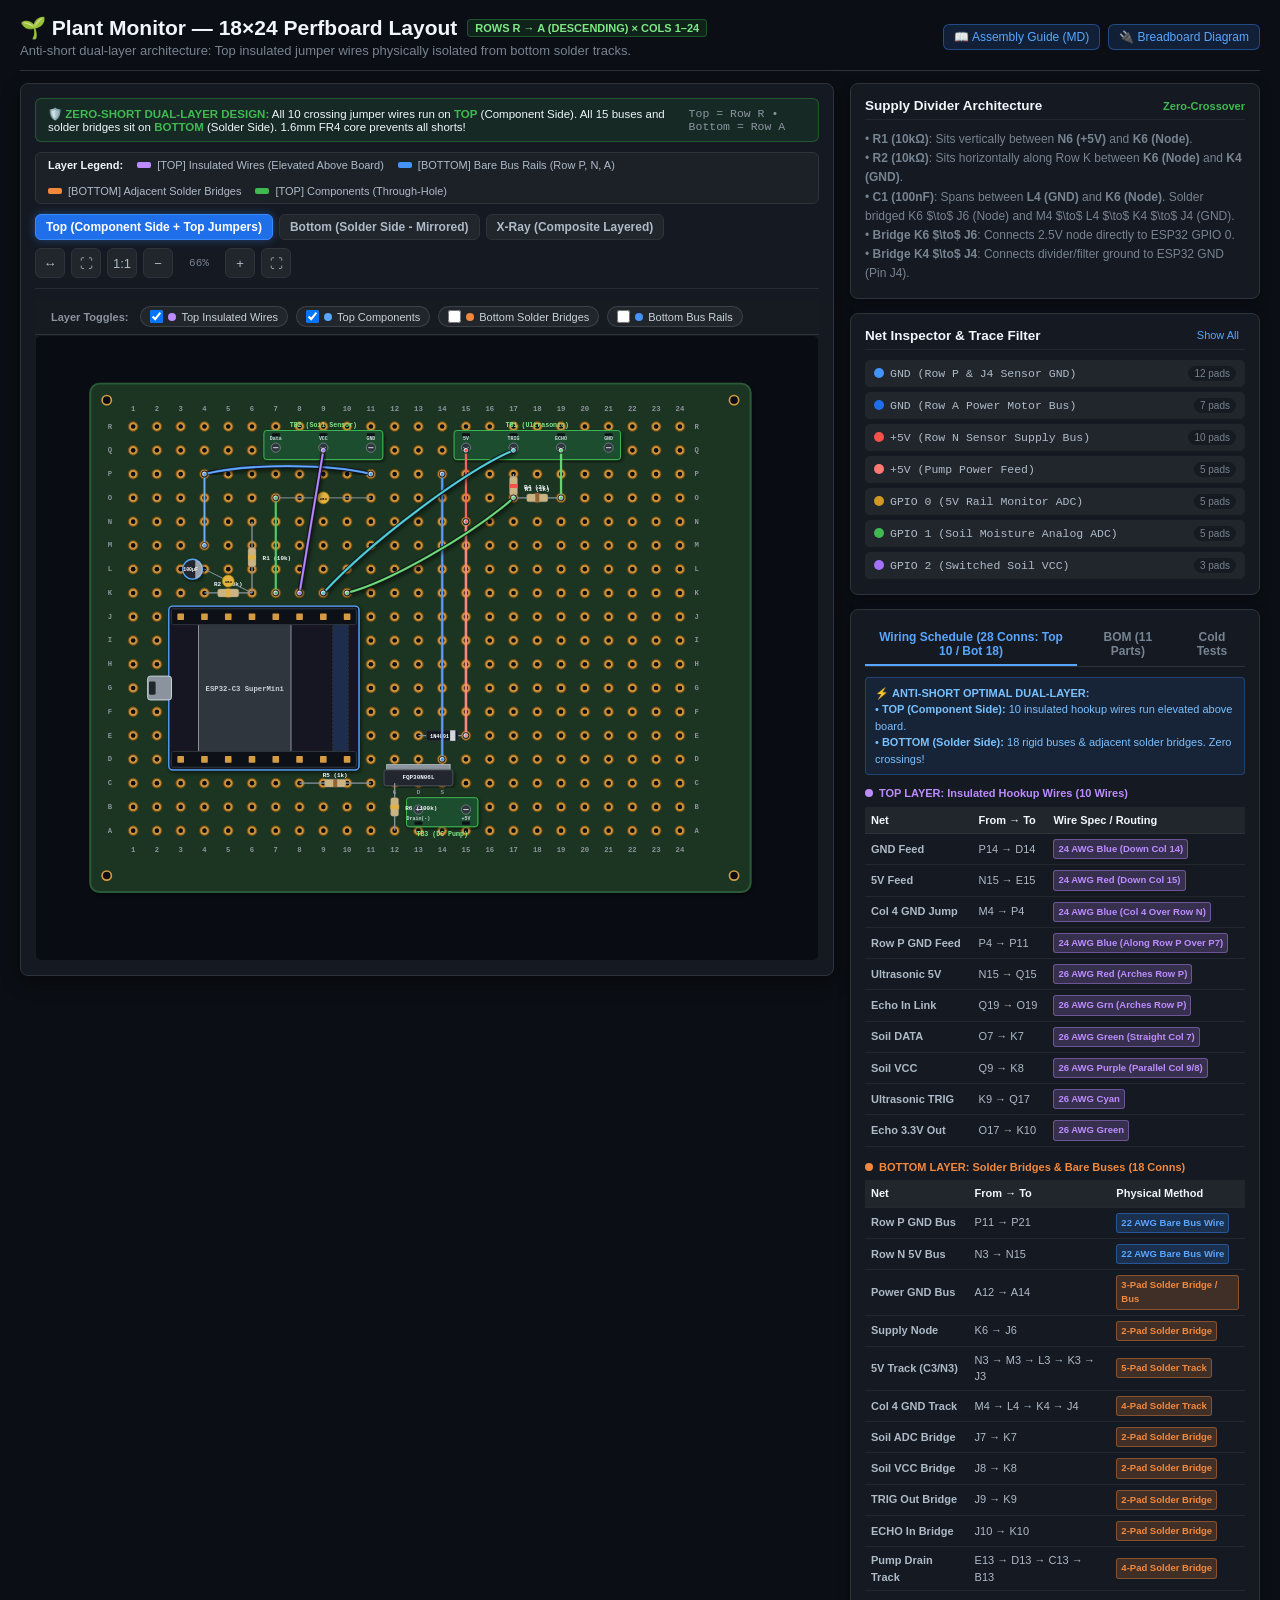
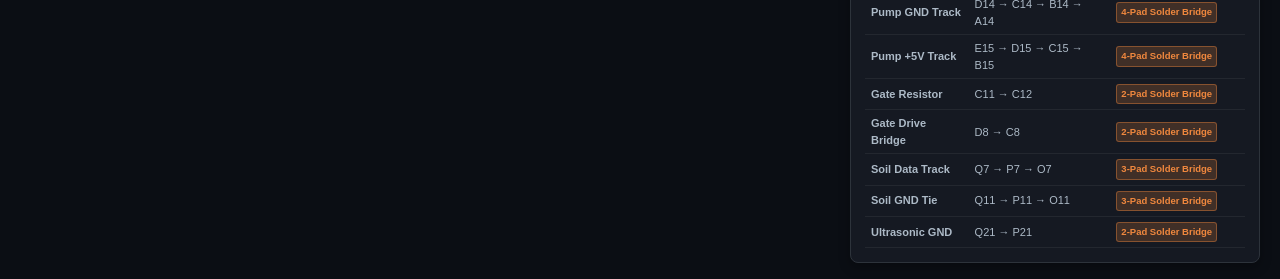
<file: pcb/hole-thru/perfboard_diagram.html>
<!DOCTYPE html>
<html lang="en">
<head>
    <meta charset="UTF-8">
    <meta name="viewport" content="width=device-width, initial-scale=1.0">
    <title>Plant Monitor — 18×24 Perfboard Wiring Diagram (Corrected R1/R2/C1)</title>
    <style>
        :root {
            --bg-color: #0b0e14;
            --card-bg: #151922;
            --card-border: #2d333b;
            --text-main: #adbac7;
            --text-bright: #f0f6fc;
            --text-muted: #768390;
            --accent-blue: #58a6ff;
            --accent-green: #3fb950;
            --accent-red: #f85149;
            --accent-purple: #bc8cff;
            --accent-yellow: #d29922;
            --accent-cyan: #39c5cf;
            --accent-orange: #f0883e;
            --solder-silver: #d0d7de;
        }

        * { box-sizing: border-box; }

        body {
            font-family: -apple-system, BlinkMacSystemFont, "Segoe UI", Roboto, Helvetica, Arial, sans-serif;
            background-color: var(--bg-color);
            color: var(--text-main);
            margin: 0;
            padding: 16px 20px;
        }

        .header {
            display: flex;
            justify-content: space-between;
            align-items: center;
            border-bottom: 1px solid var(--card-border);
            padding-bottom: 12px;
            margin-bottom: 12px;
            flex-wrap: wrap;
            gap: 12px;
        }

        .header h1 {
            color: var(--text-bright);
            font-size: 21px;
            margin: 0;
            display: flex;
            align-items: center;
            gap: 10px;
        }

        .header p {
            margin: 3px 0 0 0;
            font-size: 13px;
            color: var(--text-muted);
        }

        .nav-links {
            display: flex;
            gap: 8px;
            align-items: center;
        }

        .nav-btn {
            background: rgba(56, 139, 253, 0.15);
            border: 1px solid rgba(56, 139, 253, 0.4);
            color: var(--accent-blue);
            padding: 5px 10px;
            border-radius: 6px;
            font-size: 12px;
            text-decoration: none;
            font-weight: 500;
        }

        .container {
            display: grid;
            grid-template-columns: 1fr 410px;
            gap: 16px;
            align-items: start;
        }

        .canvas-card {
            background-color: var(--card-bg);
            border: 1px solid var(--card-border);
            border-radius: 8px;
            padding: 14px;
            box-shadow: 0 6px 18px rgba(0,0,0,0.4);
            display: flex;
            flex-direction: column;
            min-width: 0;
            overflow: hidden;
        }

        .notice-banner {
            background: rgba(46, 160, 67, 0.12);
            border: 1px solid rgba(46, 160, 67, 0.4);
            border-radius: 6px;
            padding: 8px 12px;
            font-size: 11.5px;
            color: #f0f6fc;
            margin-bottom: 10px;
            display: flex;
            align-items: center;
            justify-content: space-between;
            gap: 10px;
        }

        .notice-banner b { color: var(--accent-green); }

        .legend-bar {
            display: flex;
            gap: 14px;
            background: #1c2128;
            border: 1px solid var(--card-border);
            border-radius: 6px;
            padding: 6px 12px;
            margin-bottom: 10px;
            font-size: 11px;
            flex-wrap: wrap;
            align-items: center;
        }

        .legend-item {
            display: flex;
            align-items: center;
            gap: 6px;
        }

        .legend-icon {
            width: 14px;
            height: 6px;
            border-radius: 2px;
            display: inline-block;
        }

        .canvas-toolbar {
            display: flex;
            justify-content: space-between;
            align-items: center;
            padding-bottom: 10px;
            margin-bottom: 10px;
            border-bottom: 1px solid rgba(255, 255, 255, 0.08);
            flex-wrap: wrap;
            gap: 8px;
        }

        .toolbar-left, .toolbar-right {
            display: flex;
            align-items: center;
            gap: 6px;
            flex-wrap: wrap;
        }

        .view-pill {
            background: #21262d;
            border: 1px solid var(--card-border);
            color: var(--text-main);
            padding: 5px 10px;
            border-radius: 6px;
            font-size: 12px;
            font-weight: 600;
            cursor: pointer;
            transition: all 0.2s;
        }

        .view-pill.active {
            background: #1f6feb;
            border-color: #388bfd;
            color: #fff;
            box-shadow: 0 0 10px rgba(56, 139, 253, 0.4);
        }

        .zoom-btn {
            background: #21262d;
            border: 1px solid var(--card-border);
            color: var(--text-main);
            width: 30px;
            height: 30px;
            border-radius: 6px;
            font-size: 13px;
            cursor: pointer;
            display: flex;
            align-items: center;
            justify-content: center;
        }

        .zoom-label {
            font-family: monospace;
            font-size: 11px;
            color: var(--text-muted);
            min-width: 40px;
            text-align: center;
        }

        .svg-container {
            width: 100%;
            overflow: auto;
            background: #090d13;
            border-radius: 6px;
            border: 1px solid rgba(255, 255, 255, 0.05);
            display: flex;
            justify-content: center;
            position: relative;
            padding: 8px;
        }

        .svg-container.mode-fitscreen {
            max-height: calc(100vh - 210px);
        }

        svg {
            display: block;
            user-select: none;
        }

        /* Tooltip */
        #diagram-tooltip {
            position: absolute;
            background: rgba(13, 17, 23, 0.96);
            border: 1px solid var(--accent-blue);
            color: #fff;
            padding: 8px 12px;
            border-radius: 6px;
            font-size: 11px;
            font-family: monospace;
            pointer-events: none;
            display: none;
            z-index: 1000;
            box-shadow: 0 4px 16px rgba(0,0,0,0.85);
            line-height: 1.5;
            max-width: 300px;
        }

        /* Sidebar */
        .sidebar {
            display: flex;
            flex-direction: column;
            gap: 14px;
        }

        .panel-card {
            background-color: var(--card-bg);
            border: 1px solid var(--card-border);
            border-radius: 8px;
            padding: 14px;
            box-shadow: 0 4px 12px rgba(0,0,0,0.3);
        }

        .panel-card h2 {
            font-size: 13.5px;
            margin: 0 0 10px 0;
            color: var(--text-bright);
            display: flex;
            justify-content: space-between;
            align-items: center;
            border-bottom: 1px solid rgba(255, 255, 255, 0.06);
            padding-bottom: 6px;
        }

        /* Net list */
        .net-list {
            display: flex;
            flex-direction: column;
            gap: 5px;
            max-height: 220px;
            overflow-y: auto;
        }

        .net-item {
            display: flex;
            align-items: center;
            justify-content: space-between;
            padding: 5px 8px;
            border-radius: 5px;
            font-size: 11.5px;
            background: #21262d;
            border: 1px solid transparent;
            cursor: pointer;
            transition: all 0.15s;
        }

        .net-item:hover {
            border-color: var(--accent-blue);
            background: #2a313c;
        }

        .net-item.active {
            border-color: #388bfd;
            background: rgba(56, 139, 253, 0.18);
            font-weight: 600;
        }

        .net-tag {
            display: inline-flex;
            align-items: center;
            gap: 6px;
            font-family: monospace;
        }

        .net-color-dot {
            width: 10px;
            height: 10px;
            border-radius: 50%;
            display: inline-block;
        }

        /* Tabs */
        .tab-headers {
            display: flex;
            border-bottom: 1px solid var(--card-border);
            margin-bottom: 10px;
            gap: 8px;
        }

        .tab-btn {
            background: transparent;
            border: none;
            border-bottom: 2px solid transparent;
            color: var(--text-muted);
            padding: 6px 10px;
            font-size: 12px;
            font-weight: 600;
            cursor: pointer;
        }

        .tab-btn.active {
            color: var(--accent-blue);
            border-bottom-color: var(--accent-blue);
        }

        .tab-content {
            display: none;
            font-size: 11.5px;
            line-height: 1.5;
        }

        .tab-content.active { display: block; }

        .mini-table {
            width: 100%;
            border-collapse: collapse;
            font-size: 11px;
        }

        .mini-table th, .mini-table td {
            padding: 5px 6px;
            text-align: left;
            border-bottom: 1px solid rgba(255, 255, 255, 0.06);
        }

        .mini-table th {
            color: var(--text-bright);
            background: #21262d;
            font-weight: 600;
        }

        .coord-chip {
            font-family: monospace;
            background: #21262d;
            border: 1px solid rgba(255, 255, 255, 0.1);
            padding: 1px 4px;
            border-radius: 3px;
            color: #79c0ff;
            font-weight: bold;
        }

        .method-badge {
            font-size: 9.5px;
            padding: 2px 4px;
            border-radius: 3px;
            font-weight: 600;
            display: inline-block;
        }
        .method-bridge { background: rgba(240, 136, 62, 0.2); color: #f0883e; border: 1px solid rgba(240, 136, 62, 0.4); }
        .method-bus { background: rgba(56, 139, 253, 0.2); color: #58a6ff; border: 1px solid rgba(56, 139, 253, 0.4); }
        .method-lead { background: rgba(63, 185, 80, 0.2); color: #3fb950; border: 1px solid rgba(63, 185, 80, 0.4); }
        .method-wire { background: rgba(188, 140, 255, 0.2); color: #bc8cff; border: 1px solid rgba(188, 140, 255, 0.4); }

        .layer-badge-top {
            background: rgba(188, 140, 255, 0.2);
            color: #bc8cff;
            border: 1px solid rgba(188, 140, 255, 0.4);
            font-size: 9.5px;
            padding: 1px 4px;
            border-radius: 3px;
            font-weight: 700;
        }
        .layer-badge-bot {
            background: rgba(240, 136, 62, 0.2);
            color: #f0883e;
            border: 1px solid rgba(240, 136, 62, 0.4);
            font-size: 9.5px;
            padding: 1px 4px;
            border-radius: 3px;
            font-weight: 700;
        }

        .filter-chip {
            display: inline-flex;
            align-items: center;
            gap: 5px;
            background: #21262d;
            border: 1px solid rgba(255, 255, 255, 0.12);
            border-radius: 12px;
            padding: 3px 9px;
            color: #c9d1d9;
            cursor: pointer;
            user-select: none;
            font-size: 11px;
            transition: all 0.15s ease;
        }
        .filter-chip:hover {
            border-color: #58a6ff;
            color: #fff;
        }
        .filter-chip input {
            cursor: pointer;
            margin: 0;
        }

        /* SVG Pad Highlight */
        .pad-circle { cursor: pointer; transition: stroke 0.15s; }
        .pad-circle:hover { stroke: #fff !important; stroke-width: 2px !important; }
        .net-highlight { stroke: #ffea79 !important; stroke-width: 2.5px !important; filter: drop-shadow(0 0 5px #e3b341); }
        .wire-highlight { filter: drop-shadow(0 0 6px #fff) !important; stroke-width: 4.5px !important; }
        .dimmed { opacity: 0.15 !important; }
    </style>
</head>
<body>

    <div class="header">
        <div>
            <h1>
                🌱 Plant Monitor — 18×24 Perfboard Layout
                <span style="font-size: 11px; color:#7ee787; background:rgba(46,160,67,0.15); border:1px solid rgba(46,160,67,0.4); border-radius:4px; padding:2px 7px;">
                    ROWS R → A (DESCENDING) × COLS 1–24
                </span>
            </h1>
            <p>Anti-short dual-layer architecture: Top insulated jumper wires physically isolated from bottom solder tracks.</p>
        </div>
        <div class="nav-links">
            <a href="perfboard_circuit_guide.md" class="nav-btn">📖 Assembly Guide (MD)</a>
            <a href="circuit_diagram.html" class="nav-btn">🔌 Breadboard Diagram</a>
        </div>
    </div>

    <div class="container">
        <!-- Main Canvas Card -->
        <div class="canvas-card" id="canvas-card">
            <div class="notice-banner">
                <div>
                    <b>🛡️ ZERO-SHORT DUAL-LAYER DESIGN:</b> All 10 crossing jumper wires run on <b>TOP</b> (Component Side). All 15 buses and solder bridges sit on <b>BOTTOM</b> (Solder Side). 1.6mm FR4 core prevents all shorts!
                </div>
                <div style="font-family:monospace; color:#8b949e;">Top = Row R • Bottom = Row A</div>
            </div>

            <!-- Visual Legend -->
            <div class="legend-bar">
                <span style="font-weight:bold; color:var(--text-bright);">Layer Legend:</span>
                <div class="legend-item"><span class="legend-icon" style="background:#bc8cff;"></span> <span>[TOP] Insulated Wires (Elevated Above Board)</span></div>
                <div class="legend-item"><span class="legend-icon" style="background:#4493f8;"></span> <span>[BOTTOM] Bare Bus Rails (Row P, N, A)</span></div>
                <div class="legend-item"><span class="legend-icon" style="background:#f0883e;"></span> <span>[BOTTOM] Adjacent Solder Bridges</span></div>
                <div class="legend-item"><span class="legend-icon" style="background:#3fb950;"></span> <span>[TOP] Components (Through-Hole)</span></div>
            </div>

            <div class="canvas-toolbar">
                <div class="toolbar-left">
                    <button class="view-pill active" id="btn-view-top">Top (Component Side + Top Jumpers)</button>
                    <button class="view-pill" id="btn-view-bottom">Bottom (Solder Side - Mirrored)</button>
                    <button class="view-pill" id="btn-view-xray">X-Ray (Composite Layered)</button>
                </div>
                <div class="toolbar-right">
                    <button class="zoom-btn" id="btn-fit-width" title="Fit to width (Fluid)">↔</button>
                    <button class="zoom-btn" id="btn-fit-screen" title="Fit entire board on screen">⛶</button>
                    <button class="zoom-btn" id="btn-native" title="100% Native size">1:1</button>
                    <button class="zoom-btn" id="btn-zoom-out" title="Zoom out (-)">−</button>
                    <span class="zoom-label" id="zoom-label">100%</span>
                    <button class="zoom-btn" id="btn-zoom-in" title="Zoom in (+)">+</button>
                    <button class="zoom-btn" id="btn-fullscreen" title="Toggle Fullscreen">⛶</button>
                </div>
            </div>

            <!-- Quick Layer Toggles -->
            <div class="layer-filter-bar" style="display:flex; flex-wrap:wrap; gap:8px; align-items:center; padding: 7px 16px; background:#161b22; border-bottom:1px solid var(--card-border); font-size:11px;">
                <span style="color:#8b949e; font-weight:bold; margin-right:4px;">Layer Toggles:</span>
                <label class="filter-chip" id="lbl-top-wires"><input type="checkbox" id="chk-top-wires" checked> <span class="chip-color" style="background:#bc8cff; width:8px; height:8px; border-radius:50%; display:inline-block;"></span> Top Insulated Wires</label>
                <label class="filter-chip" id="lbl-top-comps"><input type="checkbox" id="chk-top-comps" checked> <span class="chip-color" style="background:#58a6ff; width:8px; height:8px; border-radius:50%; display:inline-block;"></span> Top Components</label>
                <label class="filter-chip" id="lbl-bot-bridges"><input type="checkbox" id="chk-bot-bridges"> <span class="chip-color" style="background:#f0883e; width:8px; height:8px; border-radius:50%; display:inline-block;"></span> Bottom Solder Bridges</label>
                <label class="filter-chip" id="lbl-bot-buses"><input type="checkbox" id="chk-bot-buses"> <span class="chip-color" style="background:#4493f8; width:8px; height:8px; border-radius:50%; display:inline-block;"></span> Bottom Bus Rails</label>
            </div>

            <div class="svg-container" id="svg-container">
                <div id="diagram-tooltip"></div>
                <!-- Interactive SVG -->
                <svg id="perf-svg" viewBox="0 0 1160 920" width="100%" height="auto" xmlns="http://www.w3.org/2000/svg">
                    <defs>
                        <!-- Grid Donut Pad Definition -->
                        <radialGradient id="pad-grad" cx="50%" cy="50%" r="50%">
                            <stop offset="60%" stop-color="#d49b42"/>
                            <stop offset="85%" stop-color="#b07b28"/>
                            <stop offset="100%" stop-color="#805615"/>
                        </radialGradient>
                        <radialGradient id="solder-grad" cx="40%" cy="40%" r="60%">
                            <stop offset="0%" stop-color="#ffffff"/>
                            <stop offset="40%" stop-color="#d0d7de"/>
                            <stop offset="80%" stop-color="#8c959f"/>
                            <stop offset="100%" stop-color="#57606a"/>
                        </radialGradient>
                        <!-- Dropshadow -->
                        <filter id="shadow" x="-10%" y="-10%" width="120%" height="120%">
                            <feDropShadow dx="2" dy="3" stdDeviation="3" flood-color="#000" flood-opacity="0.6"/>
                        </filter>
                    </defs>

                    <!-- Background & FR4 Perfboard Substrate -->
                    <rect x="0" y="0" width="1160" height="920" fill="#090d13" />

                    <!-- Perfboard Base Plate -->
                    <rect id="board-plate" x="70" y="60" width="1000" height="770" rx="14" ry="14" fill="#1b3622" stroke="#2c5a38" stroke-width="3" filter="url(#shadow)" />

                    <!-- Corner Mounting Holes -->
                    <circle cx="95" cy="85" r="7" fill="#090d13" stroke="#d49b42" stroke-width="2.5" />
                    <circle cx="1045" cy="85" r="7" fill="#090d13" stroke="#d49b42" stroke-width="2.5" />
                    <circle cx="95" cy="805" r="7" fill="#090d13" stroke="#d49b42" stroke-width="2.5" />
                    <circle cx="1045" cy="805" r="7" fill="#090d13" stroke="#d49b42" stroke-width="2.5" />

                    <!-- Coordinate Labels -->
                    <g id="col-labels" font-family="monospace" font-size="11" font-weight="bold" fill="#8b949e" text-anchor="middle"></g>
                    <g id="row-labels" font-family="monospace" font-size="11" font-weight="bold" fill="#8b949e" dominant-baseline="central"></g>

                    <!-- SVG Layers -->
                    <g id="layer-pads"></g>
                    <g id="layer-connections-bottom" style="display:none;"></g>
                    <g id="layer-components"></g>
                    <g id="layer-connections-top"></g>
                    <g id="layer-labels" pointer-events="none"></g>
                </svg>
            </div>
        </div>

        <!-- Sidebar -->
        <div class="sidebar">
            <div class="panel-card">
                <h2>
                    <span>Supply Divider Architecture</span>
                    <span style="font-size: 11px; color: var(--accent-green);">Zero-Crossover</span>
                </h2>
                <div style="font-size: 12px; line-height: 1.6; color: var(--text-muted);">
                    <div>• <b>R1 (10kΩ)</b>: Sits vertically between <b>N6 (+5V)</b> and <b>K6 (Node)</b>.</div>
                    <div>• <b>R2 (10kΩ)</b>: Sits horizontally along Row K between <b>K6 (Node)</b> and <b>K4 (GND)</b>.</div>
                    <div>• <b>C1 (100nF)</b>: Spans between <b>L4 (GND)</b> and <b>K6 (Node)</b>. Solder bridged K6 $\to$ J6 (Node) and M4 $\to$ L4 $\to$ K4 $\to$ J4 (GND).</div>
                    <div>• <b>Bridge K6 $\to$ J6</b>: Connects 2.5V node directly to ESP32 GPIO 0.</div>
                    <div>• <b>Bridge K4 $\to$ J4</b>: Connects divider/filter ground to ESP32 GND (Pin J4).</div>
                </div>
            </div>

            <!-- Net Inspector -->
            <div class="panel-card">
                <h2>
                    <span>Net Inspector & Trace Filter</span>
                    <button id="btn-clear-net" style="background:transparent; border:none; color:var(--accent-blue); font-size:11px; cursor:pointer;">Show All</button>
                </h2>
                <div class="net-list" id="net-list"></div>
            </div>

            <!-- Tabs: Wiring Schedule & BOM -->
            <div class="panel-card">
                <div class="tab-headers">
                    <button class="tab-btn active" data-tab="tab-wiring">Wiring Schedule (28 Conns: Top 10 / Bot 18)</button>
                    <button class="tab-btn" data-tab="tab-bom">BOM (11 Parts)</button>
                    <button class="tab-btn" data-tab="tab-tests">Cold Tests</button>
                </div>

                <div class="tab-content active" id="tab-wiring">
                    <div style="margin-bottom: 10px; padding: 7px 9px; background: rgba(56, 139, 253, 0.1); border: 1px solid rgba(56, 139, 253, 0.3); border-radius: 4px; font-size: 11px; color: #79c0ff; line-height: 1.5;">
                        ⚡ <b>ANTI-SHORT OPTIMAL DUAL-LAYER:</b><br>
                        • <b>TOP (Component Side):</b> 10 insulated hookup wires run elevated above board.<br>
                        • <b>BOTTOM (Solder Side):</b> 18 rigid buses & adjacent solder bridges. Zero crossings!
                    </div>

                    <h4 style="color:#bc8cff; font-size:11px; margin:8px 0 5px; display:flex; align-items:center; gap:6px;">
                        <span style="display:inline-block; width:8px; height:8px; border-radius:50%; background:#bc8cff;"></span>
                        TOP LAYER: Insulated Hookup Wires (10 Wires)
                    </h4>
                    <table class="mini-table">
                        <thead>
                            <tr>
                                <th>Net</th>
                                <th>From → To</th>
                                <th>Wire Spec / Routing</th>
                            </tr>
                        </thead>
                        <tbody>
                            <tr><td><b>GND Feed</b></td><td>P14 → D14</td><td><span class="method-badge method-wire">24 AWG Blue (Down Col 14)</span></td></tr>
                            <tr><td><b>5V Feed</b></td><td>N15 → E15</td><td><span class="method-badge method-wire">24 AWG Red (Down Col 15)</span></td></tr>
                            <tr><td><b>Col 4 GND Jump</b></td><td>M4 → P4</td><td><span class="method-badge method-wire">24 AWG Blue (Col 4 Over Row N)</span></td></tr>
                            <tr><td><b>Row P GND Feed</b></td><td>P4 → P11</td><td><span class="method-badge method-wire">24 AWG Blue (Along Row P Over P7)</span></td></tr>
                            <tr><td><b>Ultrasonic 5V</b></td><td>N15 → Q15</td><td><span class="method-badge method-wire">26 AWG Red (Arches Row P)</span></td></tr>
                            <tr><td><b>Echo In Link</b></td><td>Q19 → O19</td><td><span class="method-badge method-wire">26 AWG Grn (Arches Row P)</span></td></tr>
                            <tr><td><b>Soil DATA</b></td><td>O7 → K7</td><td><span class="method-badge method-wire">26 AWG Green (Straight Col 7)</span></td></tr>
                            <tr><td><b>Soil VCC</b></td><td>Q9 → K8</td><td><span class="method-badge method-wire">26 AWG Purple (Parallel Col 9/8)</span></td></tr>
                            <tr><td><b>Ultrasonic TRIG</b></td><td>K9 → Q17</td><td><span class="method-badge method-wire">26 AWG Cyan</span></td></tr>
                            <tr><td><b>Echo 3.3V Out</b></td><td>O17 → K10</td><td><span class="method-badge method-wire">26 AWG Green</span></td></tr>
                        </tbody>
                    </table>

                    <h4 style="color:#f0883e; font-size:11px; margin:12px 0 5px; display:flex; align-items:center; gap:6px;">
                        <span style="display:inline-block; width:8px; height:8px; border-radius:50%; background:#f0883e;"></span>
                        BOTTOM LAYER: Solder Bridges & Bare Buses (18 Conns)
                    </h4>
                    <table class="mini-table">
                        <thead>
                            <tr>
                                <th>Net</th>
                                <th>From → To</th>
                                <th>Physical Method</th>
                            </tr>
                        </thead>
                        <tbody>
                            <tr><td><b>Row P GND Bus</b></td><td>P11 → P21</td><td><span class="method-badge method-bus">22 AWG Bare Bus Wire</span></td></tr>
                            <tr><td><b>Row N 5V Bus</b></td><td>N3 → N15</td><td><span class="method-badge method-bus">22 AWG Bare Bus Wire</span></td></tr>
                            <tr><td><b>Power GND Bus</b></td><td>A12 → A14</td><td><span class="method-badge method-bridge">3-Pad Solder Bridge / Bus</span></td></tr>
                            <tr><td><b>Supply Node</b></td><td>K6 → J6</td><td><span class="method-badge method-bridge">2-Pad Solder Bridge</span></td></tr>
                            <tr><td><b>5V Track (C3/N3)</b></td><td>N3 → M3 → L3 → K3 → J3</td><td><span class="method-badge method-bridge">5-Pad Solder Track</span></td></tr>
                            <tr><td><b>Col 4 GND Track</b></td><td>M4 → L4 → K4 → J4</td><td><span class="method-badge method-bridge">4-Pad Solder Track</span></td></tr>
                            <tr><td><b>Soil ADC Bridge</b></td><td>J7 → K7</td><td><span class="method-badge method-bridge">2-Pad Solder Bridge</span></td></tr>
                            <tr><td><b>Soil VCC Bridge</b></td><td>J8 → K8</td><td><span class="method-badge method-bridge">2-Pad Solder Bridge</span></td></tr>
                            <tr><td><b>TRIG Out Bridge</b></td><td>J9 → K9</td><td><span class="method-badge method-bridge">2-Pad Solder Bridge</span></td></tr>
                            <tr><td><b>ECHO In Bridge</b></td><td>J10 → K10</td><td><span class="method-badge method-bridge">2-Pad Solder Bridge</span></td></tr>
                            <tr><td><b>Pump Drain Track</b></td><td>E13 → D13 → C13 → B13</td><td><span class="method-badge method-bridge">4-Pad Solder Bridge</span></td></tr>
                            <tr><td><b>Pump GND Track</b></td><td>D14 → C14 → B14 → A14</td><td><span class="method-badge method-bridge">4-Pad Solder Bridge</span></td></tr>
                            <tr><td><b>Pump +5V Track</b></td><td>E15 → D15 → C15 → B15</td><td><span class="method-badge method-bridge">4-Pad Solder Bridge</span></td></tr>
                            <tr><td><b>Gate Resistor</b></td><td>C11 → C12</td><td><span class="method-badge method-bridge">2-Pad Solder Bridge</span></td></tr>
                            <tr><td><b>Gate Drive Bridge</b></td><td>D8 → C8</td><td><span class="method-badge method-bridge">2-Pad Solder Bridge</span></td></tr>
                            <tr><td><b>Soil Data Track</b></td><td>Q7 → P7 → O7</td><td><span class="method-badge method-bridge">3-Pad Solder Bridge</span></td></tr>
                            <tr><td><b>Soil GND Tie</b></td><td>Q11 → P11 → O11</td><td><span class="method-badge method-bridge">3-Pad Solder Bridge</span></td></tr>
                            <tr><td><b>Ultrasonic GND</b></td><td>Q21 → P21</td><td><span class="method-badge method-bridge">2-Pad Solder Bridge</span></td></tr>
                        </tbody>
                    </table>
                </div>

                <div class="tab-content" id="tab-bom">
                    <table class="mini-table">
                        <thead>
                            <tr><th>Des</th><th>Part / Rating</th><th>Coords (R→A)</th></tr>
                        </thead>
                        <tbody>
                            <tr><td><b>U1</b></td><td>ESP32-C3 SuperMini</td><td><span class="coord-chip">J3-10, D3-10</span></td></tr>
                            <tr><td><b>TB1</b></td><td>4-Pin Terminal (Ultrasonic)</td><td><span class="coord-chip">Q15,17,19,21</span></td></tr>
                            <tr><td><b>TB2</b></td><td>3-Pin Terminal (Soil)</td><td><span class="coord-chip">Q7(Data), Q9(VCC), Q11(GND)</span></td></tr>
                            <tr><td><b>TB3</b></td><td>2-Pin Terminal (Pump)</td><td><span class="coord-chip">B13(Drain), B15(+5V)</span></td></tr>
                            <tr><td><b>Q1</b></td><td>FQP30N06L TO-220</td><td><span class="coord-chip">C12(G), 13(D), 14(S)</span></td></tr>
                            <tr><td><b>D1</b></td><td>1N4001 Flyback Diode</td><td><span class="coord-chip">E13(Anode) → E15(Cathode)</span></td></tr>
                            <tr><td><b>C3</b></td><td>100µF Bulk Cap (VCC-GND)</td><td><span class="coord-chip">L3(+), L4(-)</span></td></tr>
                            <tr><td><b>R1</b></td><td>10kΩ (Vertical)</td><td><span class="coord-chip">N6 (+5V) → K6 (Node)</span></td></tr>
                            <tr><td><b>R2</b></td><td>10kΩ (Horizontal)</td><td><span class="coord-chip">K6 (Node) → K4 (GND)</span></td></tr>
                            <tr><td><b>C1</b></td><td>100nF Ceramic Filter</td><td><span class="coord-chip">L4 (GND) → K6 (Node)</span></td></tr>
                            <tr><td><b>C2</b></td><td>100nF Ceramic (Soil RF)</td><td><span class="coord-chip">O7,11</span></td></tr>
                            <tr><td><b>R3,R4</b></td><td>1kΩ & 2kΩ (Echo Stepper)</td><td><span class="coord-chip">O19,17,P17</span></td></tr>
                            <tr><td><b>R5,R6</b></td><td>1kΩ & 100kΩ (Gate)</td><td><span class="coord-chip">C8,11,C12,A12</span></td></tr>
                        </tbody>
                    </table>
                </div>

                <div class="tab-content" id="tab-tests">
                    <div style="font-size: 11px; margin-bottom: 6px; color: var(--accent-yellow);">
                        ⚠️ <b>Cold DMM Resistance Checks (Before inserting ESP32):</b>
                    </div>
                    <table class="mini-table">
                        <thead>
                            <tr><th>Test</th><th>Pins</th><th>Expected</th></tr>
                        </thead>
                        <tbody>
                            <tr><td>5V to GND</td><td>J3 to J4</td><td><b>&gt; 10 kΩ</b> (Rising, C3 100µF)</td></tr>
                            <tr><td>3V3 to GND</td><td>J5 to J4</td><td><b>Open (∞)</b></td></tr>
                            <tr><td>Sensor GND</td><td>J4 to Q21</td><td><b>&lt; 0.5 Ω</b></td></tr>
                            <tr><td>Power GND</td><td>J4 to C14</td><td><b>&lt; 0.5 Ω</b></td></tr>
                            <tr><td>Supply Divider</td><td>J6 to J4</td><td><b>≈ 10.0 kΩ (R2)</b></td></tr>
                            <tr><td>Supply Divider</td><td>J6 to J3</td><td><b>≈ 10.0 kΩ (R1)</b></td></tr>
                            <tr><td>Gate Pull-down</td><td>D8 to J4</td><td><b>≈ 101 kΩ</b></td></tr>
                            <tr><td>Echo Stepper</td><td>J10 to J4</td><td><b>≈ 2.0 kΩ</b></td></tr>
                            <tr><td>Flyback Diode</td><td>E13 to E15</td><td><b>Diode 0.35V</b></td></tr>
                        </tbody>
                    </table>
                </div>
            </div>
        </div>
    </div>

    <!-- Script -->
    <script>
        (function() {
            // Descending Rows R to A
            const ROWS = ['R','Q','P','O','N','M','L','K','J','I','H','G','F','E','D','C','B','A'];
            const COLS = 24;
            const PITCH = 36;
            const ORIGIN_X = 135;
            const ORIGIN_Y = 125;

            // Circuit Nets
            const NETS = {
                'GND_ANALOG': {
                    name: 'GND (Row P & J4 Sensor GND)',
                    color: '#4493f8',
                    desc: 'Row P ground bus (P11-P21) tied via top wires (M4->P4 and P4->P11) to Col 4 GND track (J4-K4-L4-M4) and C3/C1/R2 ground reference.',
                    pads: ['P11','P14','P17','P21','J4','K4','L4','M4','P4','Q11','Q21','O11']
                },
                'GND_POWER': {
                    name: 'GND (Row A Power Motor Bus)',
                    color: '#1f6feb',
                    desc: 'Row A power ground bus (A12-A14) tied to Row P GND bus via P14 -> D14 wire and D14-A14 solder bridge.',
                    pads: ['A12','A13','A14','B14','C14','D14','P14']
                },
                'VBUS_5V': {
                    name: '+5V (Row N Sensor Supply Bus)',
                    color: '#f85149',
                    desc: 'USB 5V supply distributed via Col 3 solder track (J3-K3-L3-M3-N3) and Row N bus to R1, TB1, and C3 (100µF).',
                    pads: ['J3','N3','N4','N5','N6','N15','Q15','L3','K3','M3']
                },
                'PUMP_5V': {
                    name: '+5V (Pump Power Feed)',
                    color: '#ff7b72',
                    desc: 'Dedicated 5V motor power feed from Row N +5V bus at N15 down Column 15 to D1 Cathode (E15) and TB3 Pin 2 (B15).',
                    pads: ['E15','D15','C15','B15','N15']
                },
                'GPIO0_ADC': {
                    name: 'GPIO 0 (5V Rail Monitor ADC)',
                    color: '#d29922',
                    desc: 'ADC1_CH0 input monitoring 5V supply via R1 (10k), R2 (10k), and C1 (100nF) filter on Row K & L.',
                    pads: ['J6','K6','N6','K4','L4']
                },
                'GPIO1_SOIL': {
                    name: 'GPIO 1 (Soil Moisture Analog ADC)',
                    color: '#3fb950',
                    desc: 'ADC1_CH1 input receiving conditioned analog voltage from TB2 Pin 1 via Col 7 track (Q7-P7-O7), top wire to K7, and bottom bridge K7-J7.',
                    pads: ['J7','K7','Q7','P7','O7']
                },
                'GPIO2_VCC': {
                    name: 'GPIO 2 (Switched Soil VCC)',
                    color: '#a371f7',
                    desc: 'Switched 3.3V power driving TB2 Pin 2 (Col 9) only during active sampling.',
                    pads: ['J8','K8','Q9']
                },
                'GPIO3_TRIG': {
                    name: 'GPIO 3 (Ultrasonic TRIG)',
                    color: '#39c5cf',
                    desc: '10µs digital trigger pulse sent to HC-SR04 pin 2 (Q17).',
                    pads: ['J9','K9','Q17']
                },
                'GPIO4_ECHO': {
                    name: 'GPIO 4 (Ultrasonic ECHO 3.3V)',
                    color: '#56d364',
                    desc: '5V Echo pulse stepped down to 3.33V via R3 (1k) / R4 (2k) divider to protect ESP32 pin.',
                    pads: ['J10','K10','O17','O19','Q19','P17']
                },
                'GPIO7_GATE': {
                    name: 'GPIO 7 (Pump MOSFET Gate)',
                    color: '#f0883e',
                    desc: 'Digital output driving Q1 FQP30N06L Gate via direct D8-C8 bridge, R5 (1k damping) and R6 (100k pull-down).',
                    pads: ['D8','C8','C11','C12','A12']
                },
                'PUMP_DRAIN': {
                    name: 'Pump Drain (Switched Return -)',
                    color: '#ec6547',
                    desc: 'Switched negative terminal connecting D1 Anode (E13) to Q1 Drain (C13) & TB3 Pin 1 (B13).',
                    pads: ['E13','D13','C13','B13']
                }
            };

            const PAD_MAP = {};
            for (const [netKey, netData] of Object.entries(NETS)) {
                for (const p of netData.pads) {
                    if (!PAD_MAP[p]) PAD_MAP[p] = [];
                    PAD_MAP[p].push(netKey);
                }
            }

            const CONNECTION_NOTES = {
                'J3': 'ESP32 5V In -> Solder bridged down Col 3 (J3-K3-L3-M3-N3) directly to C3 (+) at L3 and Row N +5V Bus at N3',
                'J4': 'ESP32 GND -> Part of Col 4 4-pad GND track (J4-K4-L4-M4) tied to C3 (-), R2/C1 GND, and M4 wire terminal',
                'J6': 'ESP32 GPIO 0 -> Solder bridge directly up to K6 (R1/R2/C1 Divider Node)',
                'J7': 'ESP32 GPIO 1 (Soil ADC) -> Solder bridged up to K7 (wire terminal for Soil DATA)',
                'J8': 'ESP32 GPIO 2 (Soil VCC) -> Solder bridged up to K8 (wire terminal for Soil VCC)',
                'J9': 'ESP32 GPIO 3 -> Solder bridged up to K9 (wire terminal for Ultrasonic TRIG)',
                'J10': 'ESP32 GPIO 4 -> Solder bridged up to K10 (wire terminal for Ultrasonic ECHO 3.3V)',
                'D8': 'ESP32 GPIO 7 -> Direct 2-pad solder bridge down Col 8 to C8 (R5 1k Gate resistor)',
                'D14': 'Driver GND Pad -> (1) Receives top wire from P14, (2) 4-pad solder bridge down Col 14 through C14 and B14 to A14 (Row A GND)',
                'L3': 'C3 Bulk Cap (+) 100µF -> Part of Col 3 5-pad 5V track (N3-M3-L3-K3-J3), tying C3 (+) directly to 5V bus and ESP32',
                'L4': 'C3 Bulk Cap (-) 100µF & C1 GND -> Part of Col 4 GND track (M4-L4-K4-J4)',
                'M4': 'Col 4 GND Wire Terminal -> (1) Solder bridged down to L4/K4/J4 (GND), (2) Top insulated wire to P4 (hopping over Row N +5V Bus)',
                'P4': 'Row P Ground Junction -> (1) Receives top wire from M4, (2) Top insulated wire to P11 (hopping over P7 Soil Data to reach Sensor GND Bus)',
                'K4': 'R2 Ground Pad -> Part of Col 4 GND track (M4-L4-K4-J4)',
                'K6': 'Supply Divider Node -> Solder bridge down to J6 (GPIO 0), connects R1 bottom, R2 top, and C1 Node lead',
                'K7': 'Soil ADC Wire Terminal -> (1) Solder bridged down to J7 (ESP32 GPIO 1), (2) Top wire up Col 7 to O7 (Soil DATA / C2 filter)',
                'K8': 'Soil VCC Wire Terminal -> (1) Solder bridged down to J8 (ESP32 GPIO 2), (2) Top wire up to Q9 (TB2 Pin 2 Soil VCC)',
                'K9': 'Ultrasonic TRIG Wire Terminal -> (1) Solder bridged down to J9 (ESP32 GPIO 3), (2) Top hookup wire to Q17 (TB1 Pin 2 TRIG)',
                'K10': 'Ultrasonic ECHO Wire Terminal -> (1) Solder bridged down to J10 (ESP32 GPIO 4), (2) Top hookup wire from O17 (Echo 3.33V Node)',
                'N3': 'Row N +5V Bus Start -> Solder bridged down Col 3 (N3-M3-L3-K3-J3) directly to C3 (+) and ESP32 5V In (J3)',
                'N6': 'R1 Top Lead (+5V) -> Soldered directly into Row N +5V Bus',
                'N15': 'Row N +5V Bus End -> (1) Top insulated wire to Q15 (TB1 5V), (2) Top insulated wire down Col 15 to E15 (Pump 5V / D1 Cathode)',
                'P7': 'Soil Data Pad -> Solder bridged along Col 7: Q7 -> P7 -> O7 (ties TB2 Data to C2 filter)',
                'P11': 'Row P Sensor GND Bus Start -> (1) Solder bridged to Q11 (TB2 GND) and O11 (C2 GND), (2) Receives top GND feed wire from P4',
                'P14': 'Row P GND Bus Tap -> Insulated top wire down Col 14 to D14 (Driver GND feed)',
                'Q7': 'TB2 Pin 1 (Soil DATA) -> Solder bridged down Col 7 (Q7-P7-O7) to C2 left leg (O7)',
                'Q9': 'TB2 Pin 2 (Soil VCC) -> Top wire down to K8 (bridged to ESP32 GPIO 2)',
                'Q11': 'TB2 Pin 3 (Soil GND) -> Solder bridge to Row P Sensor GND Bus (P11) and C2 right leg (O11)',
                'Q15': 'TB1 Pin 1 (Ultrasonic 5V) -> Top insulated wire from Row N +5V Bus (N15), arches safely over Row P GND',
                'Q17': 'TB1 Pin 2 (Ultrasonic TRIG) -> Top hookup wire to K9 (bridged to GPIO 3)',
                'Q19': 'TB1 Pin 3 (Ultrasonic ECHO) -> Top insulated wire to O19 (R3 1k divider top), arches safely over Row P GND',
                'Q21': 'TB1 Pin 4 (Ultrasonic GND) -> Solder bridge to Row P Sensor GND Bus (P21)',
                'E13': 'D1 Flyback Diode (Anode) -> Solder bridge down Col 13 to D13, C13 (Q1 Drain) & B13 (TB3 Pin 1 Drain)',
                'E15': 'D1 Flyback Diode (Cathode) -> 5V feed from N15 down Col 15, solder bridge down Col 15 to B15 (TB3 Pin 2 +5V)',
                'B13': 'TB3 Pin 1 (Pump -) -> Solder bridge up Col 13 to C13 (Q1 Drain) and E13 (D1 Anode)',
                'B15': 'TB3 Pin 2 (Pump +5V) -> Solder bridge up Col 15 to E15 (D1 Cathode) and +5V feed from N15',
                'C8': 'R5 Left Leg -> Solder bridged directly to D8 (ESP32 GPIO 7 Gate Drive)',
                'C11': 'R5 Right Leg -> Solder bridge to C12 (Q1 Gate)',
                'C12': 'Q1 Gate -> Solder bridge to C11 (R5 output) and top lead of R6 (100k pull-down)',
                'C13': 'Q1 Drain -> Solder bridge to E13 (D1 Anode) and B13 (TB3 Pin 1 Drain)!',
                'C14': 'Q1 Source -> Part of Col 14 4-pad GND solder bridge (D14-C14-B14-A14), tying Source directly to GND',
                'O7': 'C2 Left Leg (Soil Filter) -> Solder bridged up Col 7 from Q7/P7, top wire down Col 7 to K7 (GPIO 1)',
                'O11': 'C2 Right Leg (Soil Filter) -> Solder bridged down Col 11 from Q11 and P11 (Row P GND Bus)',
                'O17': 'Echo Divider 3.3V Node -> Top hookup wire to K10 (bridged to GPIO 4)',
                'O19': 'R3 Top Leg -> Receives top insulated wire from Q19 (TB1 ECHO)',
                'P17': 'R4 Bottom Leg -> Soldered directly into Row P Sensor GND Bus',
                'A12': 'Power GND Bus -> Ties R6 bottom lead to Row A GND (bridged A12-A14 to Col 14 GND bridge)',
                'A14': 'Power GND Bus End -> Solder bridged up Col 14 through B14 and C14 (Q1 Source) to D14 (fed from P14)'
            };

            function getCoord(coordStr, isMirrored = false) {
                const rowChar = coordStr.charAt(0);
                const colNum = parseInt(coordStr.substring(1), 10);
                const rowIndex = ROWS.indexOf(rowChar);
                const colIndex = colNum - 1;

                const y = ORIGIN_Y + rowIndex * PITCH;
                let x = !isMirrored ? (ORIGIN_X + colIndex * PITCH) : (ORIGIN_X + (COLS - 1 - colIndex) * PITCH);
                return { x, y, row: rowChar, col: colNum };
            }

            let currentView = 'top';
            let activeNetKey = null;

            const svg = document.getElementById('perf-svg');
            const svgContainer = document.getElementById('svg-container');
            const canvasCard = document.getElementById('canvas-card');
            const layerPads = document.getElementById('layer-pads');
            const layerComponents = document.getElementById('layer-components');
            const layerConnectionsTop = document.getElementById('layer-connections-top');
            const layerConnectionsBottom = document.getElementById('layer-connections-bottom');
            const colLabels = document.getElementById('col-labels');
            const rowLabels = document.getElementById('row-labels');
            const tooltip = document.getElementById('diagram-tooltip');
            const netListContainer = document.getElementById('net-list');

            function renderGridLabels(isMirrored) {
                colLabels.innerHTML = '';
                rowLabels.innerHTML = '';

                for (let c = 1; c <= COLS; c++) {
                    const colNum = isMirrored ? (COLS - c + 1) : c;
                    const x = ORIGIN_X + (c - 1) * PITCH;
                    
                    const textTop = document.createElementNS('http://www.w3.org/2000/svg', 'text');
                    textTop.setAttribute('x', x);
                    textTop.setAttribute('y', ORIGIN_Y - 24);
                    textTop.textContent = colNum;
                    colLabels.appendChild(textTop);

                    const textBot = document.createElementNS('http://www.w3.org/2000/svg', 'text');
                    textBot.setAttribute('x', x);
                    textBot.setAttribute('y', ORIGIN_Y + (ROWS.length - 1) * PITCH + 32);
                    textBot.textContent = colNum;
                    colLabels.appendChild(textBot);
                }

                for (let r = 0; r < ROWS.length; r++) {
                    const rowName = ROWS[r];
                    const y = ORIGIN_Y + r * PITCH;

                    const textLeft = document.createElementNS('http://www.w3.org/2000/svg', 'text');
                    textLeft.setAttribute('x', ORIGIN_X - 32);
                    textLeft.setAttribute('y', y);
                    textLeft.setAttribute('text-anchor', 'end');
                    textLeft.textContent = rowName;
                    rowLabels.appendChild(textLeft);

                    const textRight = document.createElementNS('http://www.w3.org/2000/svg', 'text');
                    textRight.setAttribute('x', ORIGIN_X + (COLS - 1) * PITCH + 22);
                    textRight.setAttribute('y', y);
                    textRight.setAttribute('text-anchor', 'start');
                    textRight.textContent = rowName;
                    rowLabels.appendChild(textRight);
                }
            }

            function renderPads(isMirrored) {
                layerPads.innerHTML = '';
                for (let r = 0; r < ROWS.length; r++) {
                    const rowChar = ROWS[r];
                    for (let c = 1; c <= COLS; c++) {
                        const colNum = c;
                        const coordStr = `${rowChar}${colNum}`;
                        const pt = getCoord(coordStr, isMirrored);

                        const g = document.createElementNS('http://www.w3.org/2000/svg', 'g');
                        g.setAttribute('class', 'pad-group');
                        g.setAttribute('data-coord', coordStr);

                        const donut = document.createElementNS('http://www.w3.org/2000/svg', 'circle');
                        donut.setAttribute('cx', pt.x);
                        donut.setAttribute('cy', pt.y);
                        donut.setAttribute('r', '7.5');
                        donut.setAttribute('fill', isMirrored ? 'url(#solder-grad)' : 'url(#pad-grad)');
                        donut.setAttribute('stroke', '#6e4710');
                        donut.setAttribute('stroke-width', '1');
                        donut.setAttribute('class', 'pad-circle');
                        donut.setAttribute('id', `pad-${coordStr}`);

                        const hole = document.createElementNS('http://www.w3.org/2000/svg', 'circle');
                        hole.setAttribute('cx', pt.x);
                        hole.setAttribute('cy', pt.y);
                        hole.setAttribute('r', '3.5');
                        hole.setAttribute('fill', '#090d13');
                        hole.setAttribute('pointer-events', 'none');

                        g.appendChild(donut);
                        g.appendChild(hole);

                        g.addEventListener('mouseenter', (e) => onPadHover(e, coordStr));
                        g.addEventListener('mouseleave', onPadLeave);
                        g.addEventListener('click', () => onPadClick(coordStr));

                        layerPads.appendChild(g);
                    }
                }
            }

            // 1. TOP LAYER CONNECTIONS (Component Side - Insulated Hookup Wires)
            function renderTopConnections(targetLayer, isMirrored = false) {
                targetLayer.innerHTML = '';

                // TOP-SIDE INSULATED HOOKUP WIRES (All cross-rail and long connections run here to eliminate shorts!)
                // 1. GND Bus to Driver Feed: P14 to D14 (24 AWG Blue)
                createCurvedJumper(targetLayer, 'P14', 'D14', '#388bfd', 4, isMirrored, '[TOP WIRE] GND Bus to Driver Feed (P14-D14)', 0, 'GND_POWER');

                // 2. +5V Bus to Pump Feed: N15 to E15 (24 AWG Red)
                createCurvedJumper(targetLayer, 'N15', 'E15', '#ff7b72', 4, isMirrored, '[TOP WIRE] +5V Bus to Pump Feed (N15-E15)', 0, 'PUMP_5V');

                // 3a. Col 4 GND to Row P Jump: M4 to P4 (24 AWG Blue - Straight jump along Col 4 over Row N +5V!)
                createCurvedJumper(targetLayer, 'M4', 'P4', '#4493f8', 3.5, isMirrored, '[TOP WIRE] Col 4 GND to Row P (M4 to P4)', 0, 'GND_ANALOG');

                // 3b. Row P Ground Feed: P4 to P11 (24 AWG Blue - Arches safely along Row P over P7 Soil Data!)
                createCurvedJumper(targetLayer, 'P4', 'P11', '#4493f8', 3.5, isMirrored, '[TOP WIRE] Row P GND Feed (P4 to P11)', -16, 'GND_ANALOG');

                // 4. Ultrasonic +5V Feed: N15 to Q15 (26 AWG Red - Arches safely over Row P GND on top!)
                createCurvedJumper(targetLayer, 'N15', 'Q15', '#f85149', 3.5, isMirrored, '[TOP WIRE] Ultrasonic 5V Feed (N15 to Q15)', 20, 'VBUS_5V');

                // 5. Ultrasonic ECHO Input Link: Q19 to O19 (26 AWG Green - Arches safely over Row P GND on top!)
                createCurvedJumper(targetLayer, 'Q19', 'O19', '#56d364', 3.5, isMirrored, '[TOP WIRE] Echo In Jumper (Q19 to O19)', 0, 'GPIO4_ECHO');

                // 6. Soil DATA (AOUT): O7 to K7 (26 AWG Green - Straight down Col 7 from C2/Data track to K7 Soil ADC)
                createCurvedJumper(targetLayer, 'O7', 'K7', '#3fb950', 3.5, isMirrored, '[TOP WIRE] Soil DATA (O7 to K7)', 0, 'GPIO1_SOIL');

                // 7. Soil VCC (Switched): Q9 to K8 (26 AWG Purple - Parallel down Col 9/8)
                createCurvedJumper(targetLayer, 'Q9', 'K8', '#a371f7', 3.5, isMirrored, '[TOP WIRE] Soil VCC (Q9 to K8)', 0, 'GPIO2_VCC');

                // 8. Ultrasonic TRIG: K9 to Q17 (26 AWG Cyan)
                createCurvedJumper(targetLayer, 'K9', 'Q17', '#39c5cf', 3.5, isMirrored, '[TOP WIRE] Ultrasonic TRIG (K9 to Q17)', -24, 'GPIO3_TRIG');

                // 9. Ultrasonic ECHO Stepped 3.3V: O17 to K10 (26 AWG Green)
                createCurvedJumper(targetLayer, 'O17', 'K10', '#56d364', 3.5, isMirrored, '[TOP WIRE] Echo 3.3V (O17 to K10)', 20, 'GPIO4_ECHO');
            }

            // 2. BOTTOM LAYER CONNECTIONS (Solder Side - Buses & Solder Bridges)
            function renderBottomConnections(targetLayer, isMirrored) {
                targetLayer.innerHTML = '';

                // 1. POWER & GROUND BUSES (Bare Tinned Copper Wire Soldered on Underside)
                createBusConductor(targetLayer, 'P11', 'P21', '#4493f8', 6, isMirrored, '[BOT BUS] Row P Sensor GND Bus', ['P11','P14','P17','P21'], 'GND_ANALOG');
                createBusConductor(targetLayer, 'A12', 'A14', '#1f6feb', 7, isMirrored, '[BOT BUS] Row A Power GND Bus (A12-A14)', ['A12','A13','A14'], 'GND_POWER');
                createBusConductor(targetLayer, 'N3', 'N15', '#f85149', 6, isMirrored, '[BOT BUS] Row N +5V Bus', ['N3','N4','N5','N6','N15'], 'VBUS_5V');

                // 2. SOLDER BRIDGES (Fillets between adjacent pads on solder side - Zero Crossings!)
                // Supply Divider Node Bridge: K6 to J6 (Divider Node to ESP32 GPIO 0)
                createSolderBridgeBlob(targetLayer, ['K6', 'J6'], '#d29922', isMirrored, '[BOT BRIDGE] Supply Sense Node (K6-J6)', 'GPIO0_ADC');

                // 5V Track: N3 to M3 to L3 to K3 to J3 (Row N 5V Bus -> C3 (+) -> ESP32 5V In)
                createSolderBridgeBlob(targetLayer, ['N3', 'M3', 'L3', 'K3', 'J3'], '#f85149', isMirrored, '[BOT BRIDGE] 5V Supply Track (N3-M3-L3-K3-J3)', 'VBUS_5V');

                // Col 4 GND Track Bridge: M4 to L4 to K4 to J4 (M4 Top Wire Pad -> C3 (-) & C1 GND -> R2 GND -> ESP32 GND)
                createSolderBridgeBlob(targetLayer, ['M4', 'L4', 'K4', 'J4'], '#4493f8', isMirrored, '[BOT BRIDGE] GND Col 4 Track (M4-L4-K4-J4)', 'GND_ANALOG');

                // Soil ADC Bridge: J7 to K7 (ESP32 GPIO 1 directly up to K7 Top Wire Terminal)
                createSolderBridgeBlob(targetLayer, ['J7', 'K7'], '#3fb950', isMirrored, '[BOT BRIDGE] Soil ADC Bridge (J7-K7)', 'GPIO1_SOIL');

                // Soil VCC Bridge: J8 to K8 (ESP32 GPIO 2 directly up to K8 Top Wire Terminal)
                createSolderBridgeBlob(targetLayer, ['J8', 'K8'], '#a371f7', isMirrored, '[BOT BRIDGE] Soil VCC Bridge (J8-K8)', 'GPIO2_VCC');

                // Ultrasonic TRIG Bridge: J9 to K9 (ESP32 GPIO 3 directly up to K9 Top Wire Terminal)
                createSolderBridgeBlob(targetLayer, ['J9', 'K9'], '#39c5cf', isMirrored, '[BOT BRIDGE] Ultrasonic TRIG Bridge (J9-K9)', 'GPIO3_TRIG');

                // Ultrasonic ECHO Bridge: J10 to K10 (ESP32 GPIO 4 directly up to K10 Top Wire Terminal)
                createSolderBridgeBlob(targetLayer, ['J10', 'K10'], '#56d364', isMirrored, '[BOT BRIDGE] Ultrasonic ECHO Bridge (J10-K10)', 'GPIO4_ECHO');

                // Pump Drain Track Bridge: E13 to D13 to C13 to B13 (D1 Anode -> Q1 Drain -> TB3 Pin 1)
                createSolderBridgeBlob(targetLayer, ['E13', 'D13', 'C13', 'B13'], '#ec6547', isMirrored, '[BOT BRIDGE] Pump Drain Track (E13-D13-C13-B13)', 'PUMP_DRAIN');

                // Pump GND Track Bridge: D14 to C14 to B14 to A14 (Col 14 Track from D14 through Q1 Source to Row A GND)
                createSolderBridgeBlob(targetLayer, ['D14', 'C14', 'B14', 'A14'], '#1f6feb', isMirrored, '[BOT BRIDGE] Pump GND Track (D14-C14-B14-A14)', 'GND_POWER');

                // Gate Resistor Bridge: C11 to C12 (R5 Right Leg to Q1 Gate)
                createSolderBridgeBlob(targetLayer, ['C11', 'C12'], '#f0883e', isMirrored, '[BOT BRIDGE] Gate Resistor Bridge (C11-C12)', 'GPIO7_GATE');

                // Pump 5V Track Bridge: E15 to D15 to C15 to B15 (D1 Cathode to TB3 Pin 2)
                createSolderBridgeBlob(targetLayer, ['E15', 'D15', 'C15', 'B15'], '#ff7b72', isMirrored, '[BOT BRIDGE] Pump 5V Track (E15-D15-C15-B15)', 'PUMP_5V');

                // Gate Drive Bridge: D8 to C8 (ESP32 GPIO 7 directly down to R5 left leg)
                createSolderBridgeBlob(targetLayer, ['D8', 'C8'], '#f0883e', isMirrored, '[BOT BRIDGE] Gate Drive Bridge (D8-C8)', 'GPIO7_GATE');

                // Soil Data Track Bridge: Q7 to P7 to O7 (TB2 Pin 1 Data -> Col 7 Track -> C2 Filter Left Leg)
                createSolderBridgeBlob(targetLayer, ['Q7', 'P7', 'O7'], '#3fb950', isMirrored, '[BOT BRIDGE] Soil Data Track (Q7-P7-O7)', 'GPIO1_SOIL');

                // Soil GND Bridge: Q11 to P11 to O11 (TB2 Pin 3 GND -> Row P Sensor GND -> C2 Filter Right Leg)
                createSolderBridgeBlob(targetLayer, ['Q11', 'P11', 'O11'], '#4493f8', isMirrored, '[BOT BRIDGE] Soil GND Bridge (Q11-P11-O11)', 'GND_ANALOG');

                // Ultrasonic GND Bridge: Q21 to P21
                createSolderBridgeBlob(targetLayer, ['Q21', 'P21'], '#4493f8', isMirrored, '[BOT BRIDGE] Ultrasonic GND Bridge (Q21-P21)', 'GND_ANALOG');

                // 3. THROUGH-HOLE WIRE ENTRY TERMINALS (Indicator solder rings where top wires arrive at solder side)
                renderThroughHoleWirePads(targetLayer, isMirrored);
            }

            function renderThroughHoleWirePads(layer, isMirrored) {
                const wirePads = [
                    { pad: 'P14', net: 'GND_POWER', label: 'Wire: P14 GND Feed' },
                    { pad: 'D14', net: 'GND_POWER', label: 'Wire: D14 GND In' },
                    { pad: 'N15', net: 'PUMP_5V', label: 'Wire: N15 5V Feed' },
                    { pad: 'E15', net: 'PUMP_5V', label: 'Wire: E15 5V In' },
                    { pad: 'M4', net: 'GND_ANALOG', label: 'Wire: M4 GND Feed' },
                    { pad: 'P4', net: 'GND_ANALOG', label: 'Wire: P4 GND Junction' },
                    { pad: 'P11', net: 'GND_ANALOG', label: 'Wire: P11 Sensor GND In' },
                    { pad: 'Q15', net: 'VBUS_5V', label: 'Wire: Q15 5V In' },
                    { pad: 'Q19', net: 'GPIO4_ECHO', label: 'Wire: Q19 Echo Out' },
                    { pad: 'O19', net: 'GPIO4_ECHO', label: 'Wire: O19 Echo In' },
                    { pad: 'O7', net: 'GPIO1_SOIL', label: 'Wire: O7 Soil DATA Out' },
                    { pad: 'K7', net: 'GPIO1_SOIL', label: 'Wire: K7 Soil ADC In' },
                    { pad: 'Q9', net: 'GPIO2_VCC', label: 'Wire: Q9 Soil VCC' },
                    { pad: 'K8', net: 'GPIO2_VCC', label: 'Wire: K8 Switched VCC' },
                    { pad: 'K9', net: 'GPIO3_TRIG', label: 'Wire: K9 TRIG Out' },
                    { pad: 'Q17', net: 'GPIO3_TRIG', label: 'Wire: Q17 TRIG In' },
                    { pad: 'O17', net: 'GPIO4_ECHO', label: 'Wire: O17 Echo 3.3V' },
                    { pad: 'K10', net: 'GPIO4_ECHO', label: 'Wire: K10 Echo ADC' }
                ];

                for (const item of wirePads) {
                    const pt = getCoord(item.pad, isMirrored);
                    const g = document.createElementNS('http://www.w3.org/2000/svg', 'g');
                    g.setAttribute('class', `conn-element conn-${item.net} bridge-element wire-entry-pin`);
                    
                    const ring = document.createElementNS('http://www.w3.org/2000/svg', 'circle');
                    ring.setAttribute('cx', pt.x);
                    ring.setAttribute('cy', pt.y);
                    ring.setAttribute('r', '5.5');
                    ring.setAttribute('fill', 'url(#solder-grad)');
                    ring.setAttribute('stroke', NETS[item.net] ? NETS[item.net].color : '#fff');
                    ring.setAttribute('stroke-width', '1.5');
                    g.appendChild(ring);

                    const dot = document.createElementNS('http://www.w3.org/2000/svg', 'circle');
                    dot.setAttribute('cx', pt.x);
                    dot.setAttribute('cy', pt.y);
                    dot.setAttribute('r', '2');
                    dot.setAttribute('fill', '#090d13');
                    g.appendChild(dot);

                    const title = document.createElementNS('http://www.w3.org/2000/svg', 'title');
                    title.textContent = `[SOLDER JOINT] Wire Terminal from Top Side: Pad ${item.pad} (${item.label})`;
                    g.appendChild(title);

                    layer.appendChild(g);
                }
            }

            function createBusConductor(layer, p1, p2, color, strokeW, isMirrored, desc, tappedPads, netKey) {
                const pt1 = getCoord(p1, isMirrored);
                const pt2 = getCoord(p2, isMirrored);

                const g = document.createElementNS('http://www.w3.org/2000/svg', 'g');
                g.setAttribute('class', `conn-element conn-${netKey} bus-element`);

                const title = document.createElementNS('http://www.w3.org/2000/svg', 'title');
                title.textContent = `${desc} (${p1} → ${p2})`;
                g.appendChild(title);

                const busOuter = document.createElementNS('http://www.w3.org/2000/svg', 'line');
                busOuter.setAttribute('x1', pt1.x);
                busOuter.setAttribute('y1', pt1.y);
                busOuter.setAttribute('x2', pt2.x);
                busOuter.setAttribute('y2', pt2.y);
                busOuter.setAttribute('stroke', '#0d1117');
                busOuter.setAttribute('stroke-width', strokeW + 2.5);
                busOuter.setAttribute('stroke-linecap', 'round');
                busOuter.setAttribute('filter', 'url(#shadow)');
                g.appendChild(busOuter);

                const busBody = document.createElementNS('http://www.w3.org/2000/svg', 'line');
                busBody.setAttribute('x1', pt1.x);
                busBody.setAttribute('y1', pt1.y);
                busBody.setAttribute('x2', pt2.x);
                busBody.setAttribute('y2', pt2.y);
                busBody.setAttribute('stroke', '#d0d7de');
                busBody.setAttribute('stroke-width', strokeW + 0.5);
                busBody.setAttribute('stroke-linecap', 'round');
                g.appendChild(busBody);

                const busCore = document.createElementNS('http://www.w3.org/2000/svg', 'line');
                busCore.setAttribute('x1', pt1.x);
                busCore.setAttribute('y1', pt1.y);
                busCore.setAttribute('x2', pt2.x);
                busCore.setAttribute('y2', pt2.y);
                busCore.setAttribute('stroke', color);
                busCore.setAttribute('stroke-width', strokeW - 1.5);
                busCore.setAttribute('stroke-linecap', 'round');
                g.appendChild(busCore);

                for (const padId of tappedPads) {
                    const padPt = getCoord(padId, isMirrored);
                    const fillet = document.createElementNS('http://www.w3.org/2000/svg', 'circle');
                    fillet.setAttribute('cx', padPt.x);
                    fillet.setAttribute('cy', padPt.y);
                    fillet.setAttribute('r', '6.5');
                    fillet.setAttribute('fill', 'url(#solder-grad)');
                    fillet.setAttribute('stroke', color);
                    fillet.setAttribute('stroke-width', '1.5');
                    g.appendChild(fillet);
                }

                layer.appendChild(g);
            }

            function createSolderBridgeBlob(layer, pads, color, isMirrored, desc, netKey) {
                const g = document.createElementNS('http://www.w3.org/2000/svg', 'g');
                g.setAttribute('class', `conn-element conn-${netKey} bridge-element`);

                const title = document.createElementNS('http://www.w3.org/2000/svg', 'title');
                title.textContent = `${desc}`;
                g.appendChild(title);

                for (let i = 0; i < pads.length - 1; i++) {
                    const pt1 = getCoord(pads[i], isMirrored);
                    const pt2 = getCoord(pads[i+1], isMirrored);

                    const border = document.createElementNS('http://www.w3.org/2000/svg', 'line');
                    border.setAttribute('x1', pt1.x);
                    border.setAttribute('y1', pt1.y);
                    border.setAttribute('x2', pt2.x);
                    border.setAttribute('y2', pt2.y);
                    border.setAttribute('stroke', '#0d1117');
                    border.setAttribute('stroke-width', '10');
                    border.setAttribute('stroke-linecap', 'round');
                    border.setAttribute('filter', 'url(#shadow)');
                    g.appendChild(border);

                    const blob = document.createElementNS('http://www.w3.org/2000/svg', 'line');
                    blob.setAttribute('x1', pt1.x);
                    blob.setAttribute('y1', pt1.y);
                    blob.setAttribute('x2', pt2.x);
                    blob.setAttribute('y2', pt2.y);
                    blob.setAttribute('stroke', '#d0d7de');
                    blob.setAttribute('stroke-width', '8');
                    blob.setAttribute('stroke-linecap', 'round');
                    g.appendChild(blob);

                    const core = document.createElementNS('http://www.w3.org/2000/svg', 'line');
                    core.setAttribute('x1', pt1.x);
                    core.setAttribute('y1', pt1.y);
                    core.setAttribute('x2', pt2.x);
                    core.setAttribute('y2', pt2.y);
                    core.setAttribute('stroke', color);
                    core.setAttribute('stroke-width', '3.5');
                    core.setAttribute('stroke-linecap', 'round');
                    g.appendChild(core);
                }

                for (const p of pads) {
                    const pt = getCoord(p, isMirrored);
                    const ring = document.createElementNS('http://www.w3.org/2000/svg', 'circle');
                    ring.setAttribute('cx', pt.x);
                    ring.setAttribute('cy', pt.y);
                    ring.setAttribute('r', '6');
                    ring.setAttribute('fill', 'url(#solder-grad)');
                    ring.setAttribute('stroke', color);
                    ring.setAttribute('stroke-width', '1.5');
                    g.appendChild(ring);
                }

                layer.appendChild(g);
            }

            function createBentLead(layer, p1, p2, color, strokeW, isMirrored, desc, netKey) {
                const pt1 = getCoord(p1, isMirrored);
                const pt2 = getCoord(p2, isMirrored);

                const g = document.createElementNS('http://www.w3.org/2000/svg', 'g');
                g.setAttribute('class', `conn-element conn-${netKey} bridge-element`);

                const title = document.createElementNS('http://www.w3.org/2000/svg', 'title');
                title.textContent = `${desc} (${p1} → ${p2})`;
                g.appendChild(title);

                const border = document.createElementNS('http://www.w3.org/2000/svg', 'line');
                border.setAttribute('x1', pt1.x);
                border.setAttribute('y1', pt1.y);
                border.setAttribute('x2', pt2.x);
                border.setAttribute('y2', pt2.y);
                border.setAttribute('stroke', '#0d1117');
                border.setAttribute('stroke-width', strokeW + 2);
                border.setAttribute('stroke-linecap', 'round');
                g.appendChild(border);

                const line = document.createElementNS('http://www.w3.org/2000/svg', 'line');
                line.setAttribute('x1', pt1.x);
                line.setAttribute('y1', pt1.y);
                line.setAttribute('x2', pt2.x);
                line.setAttribute('y2', pt2.y);
                line.setAttribute('stroke', color);
                line.setAttribute('stroke-width', strokeW);
                line.setAttribute('stroke-linecap', 'round');
                g.appendChild(line);

                for (const pt of [pt1, pt2]) {
                    const fillet = document.createElementNS('http://www.w3.org/2000/svg', 'circle');
                    fillet.setAttribute('cx', pt.x);
                    fillet.setAttribute('cy', pt.y);
                    fillet.setAttribute('r', '5.5');
                    fillet.setAttribute('fill', 'url(#solder-grad)');
                    fillet.setAttribute('stroke', color);
                    fillet.setAttribute('stroke-width', '1.5');
                    g.appendChild(fillet);
                }

                layer.appendChild(g);
            }

            function createCurvedJumper(layer, p1, p2, color, strokeW, isMirrored, desc, curveOffset, netKey) {
                const pt1 = getCoord(p1, isMirrored);
                const pt2 = getCoord(p2, isMirrored);

                const g = document.createElementNS('http://www.w3.org/2000/svg', 'g');
                g.setAttribute('class', `conn-element conn-${netKey} wire-element`);

                const title = document.createElementNS('http://www.w3.org/2000/svg', 'title');
                title.textContent = `${desc} (${p1} → ${p2})`;
                g.appendChild(title);

                const dx = pt2.x - pt1.x;
                const dy = pt2.y - pt1.y;
                const cx1 = pt1.x + dx * 0.25;
                const cy1 = pt1.y + dy * 0.25 + curveOffset;
                const cx2 = pt1.x + dx * 0.75;
                const cy2 = pt1.y + dy * 0.75 + curveOffset;

                const pathData = `M ${pt1.x} ${pt1.y} C ${cx1} ${cy1}, ${cx2} ${cy2}, ${pt2.x} ${pt2.y}`;

                // 1. Dark border & shadow
                const pathBorder = document.createElementNS('http://www.w3.org/2000/svg', 'path');
                pathBorder.setAttribute('d', pathData);
                pathBorder.setAttribute('fill', 'none');
                pathBorder.setAttribute('stroke', '#0d1117');
                pathBorder.setAttribute('stroke-width', strokeW + 2.5);
                pathBorder.setAttribute('stroke-linecap', 'round');
                pathBorder.setAttribute('filter', 'url(#shadow)');
                g.appendChild(pathBorder);

                // 2. Colored wire insulation jacket
                const path = document.createElementNS('http://www.w3.org/2000/svg', 'path');
                path.setAttribute('d', pathData);
                path.setAttribute('fill', 'none');
                path.setAttribute('stroke', color);
                path.setAttribute('stroke-width', strokeW);
                path.setAttribute('stroke-linecap', 'round');
                path.setAttribute('opacity', '0.96');
                g.appendChild(path);

                // 3. Specular highlight (cylindrical wire sheen)
                const pathSheen = document.createElementNS('http://www.w3.org/2000/svg', 'path');
                pathSheen.setAttribute('d', pathData);
                pathSheen.setAttribute('fill', 'none');
                pathSheen.setAttribute('stroke', '#ffffff');
                pathSheen.setAttribute('stroke-width', Math.max(1, strokeW * 0.25));
                pathSheen.setAttribute('stroke-linecap', 'round');
                pathSheen.setAttribute('opacity', '0.4');
                g.appendChild(pathSheen);

                // 4. Wire Terminals (Stripped wire ends entering holes)
                for (const pt of [pt1, pt2]) {
                    const term = document.createElementNS('http://www.w3.org/2000/svg', 'circle');
                    term.setAttribute('cx', pt.x);
                    term.setAttribute('cy', pt.y);
                    term.setAttribute('r', '4.5');
                    term.setAttribute('fill', 'url(#solder-grad)');
                    term.setAttribute('stroke', '#0d1117');
                    term.setAttribute('stroke-width', '1.2');
                    g.appendChild(term);

                    const core = document.createElementNS('http://www.w3.org/2000/svg', 'circle');
                    core.setAttribute('cx', pt.x);
                    core.setAttribute('cy', pt.y);
                    core.setAttribute('r', '2');
                    core.setAttribute('fill', color);
                    g.appendChild(core);
                }

                layer.appendChild(g);
            }

            // Top Components
            function renderTopComponents(isMirrored = false) {
                layerComponents.innerHTML = '';

                // 1. ESP32-C3 SuperMini Socket & Outline (Row J to Row D)
                const pJ3 = getCoord('J3', isMirrored);
                const pD10 = getCoord('D10', isMirrored);
                
                const espGroup = document.createElementNS('http://www.w3.org/2000/svg', 'g');
                espGroup.setAttribute('id', 'comp-esp32');

                const minX = Math.min(pJ3.x, pD10.x);
                const maxX = Math.max(pJ3.x, pD10.x);
                const espX = minX - 18;
                const espY = pJ3.y - 16;
                const espW = (maxX - minX) + 36;
                const espH = (pD10.y - pJ3.y) + 32;

                const espPcb = document.createElementNS('http://www.w3.org/2000/svg', 'rect');
                espPcb.setAttribute('x', espX);
                espPcb.setAttribute('y', espY);
                espPcb.setAttribute('width', espW);
                espPcb.setAttribute('height', espH);
                espPcb.setAttribute('rx', '6');
                espPcb.setAttribute('fill', '#141824');
                espPcb.setAttribute('stroke', '#58a6ff');
                espPcb.setAttribute('stroke-width', '2');
                espPcb.setAttribute('filter', 'url(#shadow)');
                espGroup.appendChild(espPcb);

                // USB connector: extends past Col 1-2 edge of the ESP board
                const usbX = isMirrored ? (espX + espW - 4) : (espX - 32);
                const usbRect = document.createElementNS('http://www.w3.org/2000/svg', 'rect');
                usbRect.setAttribute('x', usbX);
                usbRect.setAttribute('y', espY + (espH / 2) - 18);
                usbRect.setAttribute('width', '36');
                usbRect.setAttribute('height', '36');
                usbRect.setAttribute('rx', '4');
                usbRect.setAttribute('fill', '#8b949e');
                usbRect.setAttribute('stroke', '#d0d7de');
                usbRect.setAttribute('stroke-width', '1.5');
                espGroup.appendChild(usbRect);

                const usbSlot = document.createElementNS('http://www.w3.org/2000/svg', 'rect');
                usbSlot.setAttribute('x', isMirrored ? (espX + espW + 20) : (espX - 30));
                usbSlot.setAttribute('y', espY + (espH / 2) - 10);
                usbSlot.setAttribute('width', '10');
                usbSlot.setAttribute('height', '20');
                usbSlot.setAttribute('rx', '2');
                usbSlot.setAttribute('fill', '#21262d');
                espGroup.appendChild(usbSlot);

                // RF Shield
                const shieldX = isMirrored ? (espX + espW - 45 - 140) : (espX + 45);
                const shield = document.createElementNS('http://www.w3.org/2000/svg', 'rect');
                shield.setAttribute('x', shieldX);
                shield.setAttribute('y', espY + 22);
                shield.setAttribute('width', '140');
                shield.setAttribute('height', espH - 44);
                shield.setAttribute('rx', '4');
                shield.setAttribute('fill', '#30363d');
                shield.setAttribute('stroke', '#8b949e');
                shield.setAttribute('stroke-width', '1.5');
                espGroup.appendChild(shield);

                const shieldText = document.createElementNS('http://www.w3.org/2000/svg', 'text');
                shieldText.setAttribute('x', shieldX + 70);
                shieldText.setAttribute('y', espY + (espH / 2) + 4);
                shieldText.setAttribute('fill', '#c9d1d9');
                shieldText.setAttribute('font-family', 'monospace');
                shieldText.setAttribute('font-size', '11');
                shieldText.setAttribute('font-weight', 'bold');
                shieldText.setAttribute('text-anchor', 'middle');
                shieldText.textContent = 'ESP32-C3 SuperMini';
                espGroup.appendChild(shieldText);

                // Ceramic / PCB Antenna
                const antX = isMirrored ? (espX + 16) : (espX + espW - 40);
                const ant = document.createElementNS('http://www.w3.org/2000/svg', 'rect');
                ant.setAttribute('x', antX);
                ant.setAttribute('y', espY + 20);
                ant.setAttribute('width', '24');
                ant.setAttribute('height', espH - 40);
                ant.setAttribute('rx', '2');
                ant.setAttribute('fill', '#388bfd');
                ant.setAttribute('opacity', '0.2');
                ant.setAttribute('stroke', '#d29922');
                ant.setAttribute('stroke-width', '1.5');
                ant.setAttribute('stroke-dasharray', '3,3');
                espGroup.appendChild(ant);

                const hdrJ = document.createElementNS('http://www.w3.org/2000/svg', 'rect');
                hdrJ.setAttribute('x', minX - 14);
                hdrJ.setAttribute('y', pJ3.y - 12);
                hdrJ.setAttribute('width', (maxX - minX) + 28);
                hdrJ.setAttribute('height', '24');
                hdrJ.setAttribute('rx', '3');
                hdrJ.setAttribute('fill', '#0d1117');
                hdrJ.setAttribute('stroke', '#30363d');
                hdrJ.setAttribute('stroke-width', '1.5');
                espGroup.appendChild(hdrJ);

                const hdrD = document.createElementNS('http://www.w3.org/2000/svg', 'rect');
                hdrD.setAttribute('x', minX - 14);
                hdrD.setAttribute('y', pD10.y - 12);
                hdrD.setAttribute('width', (maxX - minX) + 28);
                hdrD.setAttribute('height', '24');
                hdrD.setAttribute('rx', '3');
                hdrD.setAttribute('fill', '#0d1117');
                hdrD.setAttribute('stroke', '#30363d');
                hdrD.setAttribute('stroke-width', '1.5');
                espGroup.appendChild(hdrD);

                for (let c = 3; c <= 10; c++) {
                    const ptJ = getCoord(`J${c}`, isMirrored);
                    const ptD = getCoord(`D${c}`, isMirrored);

                    const sqJ = document.createElementNS('http://www.w3.org/2000/svg', 'rect');
                    sqJ.setAttribute('x', ptJ.x - 5);
                    sqJ.setAttribute('y', ptJ.y - 5);
                    sqJ.setAttribute('width', '10');
                    sqJ.setAttribute('height', '10');
                    sqJ.setAttribute('fill', '#d49b42');
                    sqJ.setAttribute('rx', '1');
                    espGroup.appendChild(sqJ);

                    const sqD = document.createElementNS('http://www.w3.org/2000/svg', 'rect');
                    sqD.setAttribute('x', ptD.x - 5);
                    sqD.setAttribute('y', ptD.y - 5);
                    sqD.setAttribute('width', '10');
                    sqD.setAttribute('height', '10');
                    sqD.setAttribute('fill', '#d49b42');
                    sqD.setAttribute('rx', '1');
                    espGroup.appendChild(sqD);
                }

                layerComponents.appendChild(espGroup);

                // 2. Terminal Blocks on Row Q: TB2 Pin 1=Data (Q7), Pin 2=VCC (Q9), Pin 3=GND (Q11)
                renderTerminalBlock('TB2 (Soil Sensor)', ['Q7','Q9','Q11'], 'UP', ['Data','VCC','GND'], isMirrored);
                renderTerminalBlock('TB1 (Ultrasonic)', ['Q15','Q17','Q19','Q21'], 'UP', ['5V','TRIG','ECHO','GND'], isMirrored);

                // 3. Terminal Block TB3 on Row B (Entries DOWNWARDS)
                renderTerminalBlock('TB3 (DC Pump)', ['B13','B15'], 'DOWN', ['Drain(-)','+5V'], isMirrored);

                // 4. Q1: FQP30N06L TO-220 MOSFET in Row C (Cols 12, 13, 14)
                renderMosfet('Q1', 'C12', 'C13', 'C14', isMirrored);

                // 5. D1: 1N4001 Flyback Diode in Row E (Cols 13 to 15) - RIGHT SIDE AT E15!
                renderDiode('D1 (1N4001)', 'E13', 'E15', isMirrored);

                // 6. C3: 100µF Bulk Reservoir Capacitor in Row L (Cols 3 & 4) - JOINED BETWEEN VCC AND GND!
                renderCapacitorElectrolytic('C3 (100µF)', 'L3', 'L4', isMirrored);

                // 7. Supply Divider Passives (CLEAN, ZERO-CROSSOVER CONFIGURATION ALONG ROW K & L!)
                // R1 (10k): Vertical between N6 (+5V) and K6 (Node)
                renderResistor('R1 (10k)', 'N6', 'K6', '#e3b341', isMirrored);

                // R2 (10k): Horizontal along Row K between K6 (Node) and K4 (GND)
                renderResistor('R2 (10k)', 'K6', 'K4', '#e3b341', isMirrored);

                // C1 (100nF): Ceramic filter spanning between L4 (GND) and K6 (Node)
                renderCapacitorCeramic('C1 (100nF)', 'L4', 'K6', isMirrored);

                // C2 (100nF): Soil RF filter across Q7 (AOUT) and P11 (GND) via O7/O11
                renderCapacitorCeramic('C2 (100nF)', 'O7', 'O11', isMirrored);

                // Ultrasonic Stepper: R3 (O19 to O17), R4 (O17 to P17)
                renderResistor('R3 (1k)', 'O19', 'O17', '#936337', isMirrored);
                renderResistor('R4 (2k)', 'O17', 'P17', '#f85149', isMirrored);

                // Pump Gate: R5 (C8 to C11), R6 (C12 to A12)
                renderResistor('R5 (1k)', 'C8', 'C11', '#936337', isMirrored);
                renderResistor('R6 (100k)', 'C12', 'A12', '#e3b341', isMirrored);
            }

            function renderTerminalBlock(label, pads, direction, pinSubLabels, isMirrored = false) {
                const group = document.createElementNS('http://www.w3.org/2000/svg', 'g');
                group.setAttribute('class', 'comp-terminal');

                const coords = pads.map(p => getCoord(p, isMirrored));
                const minX = Math.min(...coords.map(pt => pt.x));
                const maxX = Math.max(...coords.map(pt => pt.x));

                const blockX = minX - 18;
                const blockW = (maxX - minX) + 36;
                const blockH = 44;
                const pY = coords[0].y;
                const blockY = direction === 'UP' ? (pY - 30) : (pY - 14);

                const body = document.createElementNS('http://www.w3.org/2000/svg', 'rect');
                body.setAttribute('x', blockX);
                body.setAttribute('y', blockY);
                body.setAttribute('width', blockW);
                body.setAttribute('height', blockH);
                body.setAttribute('rx', '4');
                body.setAttribute('fill', '#1b4d2e');
                body.setAttribute('stroke', '#3fb950');
                body.setAttribute('stroke-width', '1.5');
                body.setAttribute('filter', 'url(#shadow)');
                group.appendChild(body);

                for (let i = 0; i < pads.length; i++) {
                    const pt = coords[i];
                    const screw = document.createElementNS('http://www.w3.org/2000/svg', 'circle');
                    screw.setAttribute('cx', pt.x);
                    screw.setAttribute('cy', blockY + (direction === 'UP' ? 26 : 18));
                    screw.setAttribute('r', '7');
                    screw.setAttribute('fill', '#30363d');
                    screw.setAttribute('stroke', '#8b949e');
                    screw.setAttribute('stroke-width', '1');
                    group.appendChild(screw);

                    const slot = document.createElementNS('http://www.w3.org/2000/svg', 'line');
                    slot.setAttribute('x1', pt.x - 4);
                    slot.setAttribute('y1', blockY + (direction === 'UP' ? 26 : 18));
                    slot.setAttribute('x2', pt.x + 4);
                    slot.setAttribute('y2', blockY + (direction === 'UP' ? 26 : 18));
                    slot.setAttribute('stroke', '#d0d7de');
                    slot.setAttribute('stroke-width', '1.5');
                    group.appendChild(slot);

                    const entryY = direction === 'UP' ? (blockY + 4) : (blockY + blockH - 8);
                    const entry = document.createElementNS('http://www.w3.org/2000/svg', 'rect');
                    entry.setAttribute('x', pt.x - 6);
                    entry.setAttribute('y', entryY);
                    entry.setAttribute('width', '12');
                    entry.setAttribute('height', '5');
                    entry.setAttribute('rx', '1');
                    entry.setAttribute('fill', '#0d1117');
                    group.appendChild(entry);

                    if (pinSubLabels && pinSubLabels[i]) {
                        const subTxt = document.createElementNS('http://www.w3.org/2000/svg', 'text');
                        subTxt.setAttribute('x', pt.x);
                        subTxt.setAttribute('y', direction === 'UP' ? (blockY + 14) : (blockY + 34));
                        subTxt.setAttribute('fill', '#c9d1d9');
                        subTxt.setAttribute('font-family', 'monospace');
                        subTxt.setAttribute('font-size', '7.5');
                        subTxt.setAttribute('font-weight', 'bold');
                        subTxt.setAttribute('text-anchor', 'middle');
                        subTxt.textContent = pinSubLabels[i];
                        group.appendChild(subTxt);
                    }
                }

                const txt = document.createElementNS('http://www.w3.org/2000/svg', 'text');
                txt.setAttribute('x', blockX + blockW / 2);
                txt.setAttribute('y', direction === 'UP' ? (blockY - 6) : (blockY + blockH + 14));
                txt.setAttribute('fill', '#7ee787');
                txt.setAttribute('font-family', 'monospace');
                txt.setAttribute('font-size', '10');
                txt.setAttribute('font-weight', 'bold');
                txt.setAttribute('text-anchor', 'middle');
                txt.textContent = label;
                group.appendChild(txt);

                layerComponents.appendChild(group);
            }

            function renderMosfet(label, pGate, pDrain, pSource, isMirrored = false) {
                const group = document.createElementNS('http://www.w3.org/2000/svg', 'g');
                const ptG = getCoord(pGate, isMirrored);
                const ptD = getCoord(pDrain, isMirrored);
                const ptS = getCoord(pSource, isMirrored);

                const minX = Math.min(ptG.x, ptD.x, ptS.x);
                const maxX = Math.max(ptG.x, ptD.x, ptS.x);
                const width = (maxX - minX) + 32;
                const x = minX - 16;
                const y = ptG.y - 20;

                const tab = document.createElementNS('http://www.w3.org/2000/svg', 'rect');
                tab.setAttribute('x', x + 4);
                tab.setAttribute('y', y - 8);
                tab.setAttribute('width', width - 8);
                tab.setAttribute('height', '8');
                tab.setAttribute('fill', '#8c959f');
                tab.setAttribute('stroke', '#d0d7de');
                tab.setAttribute('stroke-width', '1');
                group.appendChild(tab);

                const body = document.createElementNS('http://www.w3.org/2000/svg', 'rect');
                body.setAttribute('x', x);
                body.setAttribute('y', y);
                body.setAttribute('width', width);
                body.setAttribute('height', '24');
                body.setAttribute('rx', '3');
                body.setAttribute('fill', '#21262d');
                body.setAttribute('stroke', '#484f58');
                body.setAttribute('stroke-width', '1.5');
                body.setAttribute('filter', 'url(#shadow)');
                group.appendChild(body);

                const txt = document.createElementNS('http://www.w3.org/2000/svg', 'text');
                txt.setAttribute('x', ptD.x);
                txt.setAttribute('y', y + 14);
                txt.setAttribute('fill', '#f0f6fc');
                txt.setAttribute('font-family', 'monospace');
                txt.setAttribute('font-size', '9');
                txt.setAttribute('font-weight', 'bold');
                txt.setAttribute('text-anchor', 'middle');
                txt.textContent = 'FQP30N06L';
                group.appendChild(txt);

                const pinLabels = [['G', ptG.x], ['D', ptD.x], ['S', ptS.x]];
                for (const [pName, pX] of pinLabels) {
                    const pTxt = document.createElementNS('http://www.w3.org/2000/svg', 'text');
                    pTxt.setAttribute('x', pX);
                    pTxt.setAttribute('y', y + 36);
                    pTxt.setAttribute('fill', '#8b949e');
                    pTxt.setAttribute('font-family', 'monospace');
                    pTxt.setAttribute('font-size', '9');
                    pTxt.setAttribute('font-weight', 'bold');
                    pTxt.setAttribute('text-anchor', 'middle');
                    pTxt.textContent = pName;
                    group.appendChild(pTxt);
                }

                layerComponents.appendChild(group);
            }

            function renderDiode(label, pAnode, pCathode, isMirrored = false) {
                const group = document.createElementNS('http://www.w3.org/2000/svg', 'g');
                const ptA = getCoord(pAnode, isMirrored);
                const ptK = getCoord(pCathode, isMirrored);
                const midX = (ptA.x + ptK.x) / 2;
                const midY = (ptA.y + ptK.y) / 2;

                const lead = document.createElementNS('http://www.w3.org/2000/svg', 'line');
                lead.setAttribute('x1', ptA.x);
                lead.setAttribute('y1', ptA.y);
                lead.setAttribute('x2', ptK.x);
                lead.setAttribute('y2', ptK.y);
                lead.setAttribute('stroke', '#8b949e');
                lead.setAttribute('stroke-width', '2');
                group.appendChild(lead);

                const body = document.createElementNS('http://www.w3.org/2000/svg', 'rect');
                body.setAttribute('x', midX - 24);
                body.setAttribute('y', midY - 8);
                body.setAttribute('width', '48');
                body.setAttribute('height', '16');
                body.setAttribute('rx', '3');
                body.setAttribute('fill', '#161b22');
                body.setAttribute('stroke', '#30363d');
                body.setAttribute('stroke-width', '1');
                group.appendChild(body);

                const band = document.createElementNS('http://www.w3.org/2000/svg', 'rect');
                const bandX = ptK.x >= ptA.x ? (midX + 12) : (midX - 20);
                band.setAttribute('x', bandX);
                band.setAttribute('y', midY - 8);
                band.setAttribute('width', '8');
                band.setAttribute('height', '16');
                band.setAttribute('fill', '#d0d7de');
                group.appendChild(band);

                const txt = document.createElementNS('http://www.w3.org/2000/svg', 'text');
                txt.setAttribute('x', ptK.x >= ptA.x ? (midX - 4) : (midX + 4));
                txt.setAttribute('y', midY + 4);
                txt.setAttribute('fill', '#fff');
                txt.setAttribute('font-family', 'monospace');
                txt.setAttribute('font-size', '8');
                txt.setAttribute('font-weight', 'bold');
                txt.setAttribute('text-anchor', 'middle');
                txt.textContent = '1N4001';
                group.appendChild(txt);

                layerComponents.appendChild(group);
            }

            function renderCapacitorElectrolytic(label, pPos, pNeg, isMirrored = false) {
                const group = document.createElementNS('http://www.w3.org/2000/svg', 'g');
                const ptP = getCoord(pPos, isMirrored);
                const ptN = getCoord(pNeg, isMirrored);
                const midX = (ptP.x + ptN.x) / 2;
                const midY = (ptP.y + ptN.y) / 2;

                const can = document.createElementNS('http://www.w3.org/2000/svg', 'circle');
                can.setAttribute('cx', midX);
                can.setAttribute('cy', midY);
                can.setAttribute('r', '15');
                can.setAttribute('fill', '#21262d');
                can.setAttribute('stroke', '#58a6ff');
                can.setAttribute('stroke-width', '2');
                can.setAttribute('filter', 'url(#shadow)');
                group.appendChild(can);

                const stripe = document.createElementNS('http://www.w3.org/2000/svg', 'path');
                const stripePath = ptN.x >= ptP.x
                    ? `M ${midX + 4} ${midY - 14} A 15 15 0 0 1 ${midX + 15} ${midY} A 15 15 0 0 1 ${midX + 4} ${midY + 14} Z`
                    : `M ${midX - 4} ${midY - 14} A 15 15 0 0 0 ${midX - 15} ${midY} A 15 15 0 0 0 ${midX - 4} ${midY + 14} Z`;
                stripe.setAttribute('d', stripePath);
                stripe.setAttribute('fill', '#d0d7de');
                stripe.setAttribute('opacity', '0.7');
                group.appendChild(stripe);

                const txt = document.createElementNS('http://www.w3.org/2000/svg', 'text');
                txt.setAttribute('x', ptN.x >= ptP.x ? (midX - 3) : (midX + 3));
                txt.setAttribute('y', midY + 3);
                txt.setAttribute('fill', '#fff');
                txt.setAttribute('font-family', 'monospace');
                txt.setAttribute('font-size', '7.5');
                txt.setAttribute('font-weight', 'bold');
                txt.setAttribute('text-anchor', 'middle');
                txt.textContent = '100µF';
                group.appendChild(txt);

                layerComponents.appendChild(group);
            }

            function renderResistor(label, p1, p2, bandColor, isMirrored = false) {
                const group = document.createElementNS('http://www.w3.org/2000/svg', 'g');
                const pt1 = getCoord(p1, isMirrored);
                const pt2 = getCoord(p2, isMirrored);

                const midX = (pt1.x + pt2.x) / 2;
                const midY = (pt1.y + pt2.y) / 2;

                const lead = document.createElementNS('http://www.w3.org/2000/svg', 'line');
                lead.setAttribute('x1', pt1.x);
                lead.setAttribute('y1', pt1.y);
                lead.setAttribute('x2', pt2.x);
                lead.setAttribute('y2', pt2.y);
                lead.setAttribute('stroke', '#8b949e');
                lead.setAttribute('stroke-width', '2');
                group.appendChild(lead);

                const isVertical = Math.abs(pt1.x - pt2.x) < Math.abs(pt1.y - pt2.y);
                const body = document.createElementNS('http://www.w3.org/2000/svg', 'rect');
                if (isVertical) {
                    body.setAttribute('x', midX - 6);
                    body.setAttribute('y', midY - 14);
                    body.setAttribute('width', '12');
                    body.setAttribute('height', '28');
                } else {
                    body.setAttribute('x', midX - 16);
                    body.setAttribute('y', midY - 6);
                    body.setAttribute('width', '32');
                    body.setAttribute('height', '12');
                }
                body.setAttribute('rx', '3');
                body.setAttribute('fill', '#cbb382');
                body.setAttribute('stroke', '#8b949e');
                body.setAttribute('stroke-width', '0.5');
                group.appendChild(body);

                const stripe = document.createElementNS('http://www.w3.org/2000/svg', 'rect');
                if (isVertical) {
                    stripe.setAttribute('x', midX - 6);
                    stripe.setAttribute('y', midY - 3);
                    stripe.setAttribute('width', '12');
                    stripe.setAttribute('height', '6');
                } else {
                    stripe.setAttribute('x', midX - 3);
                    stripe.setAttribute('y', midY - 6);
                    stripe.setAttribute('width', '6');
                    stripe.setAttribute('height', '12');
                }
                stripe.setAttribute('fill', bandColor || '#f85149');
                group.appendChild(stripe);

                const txt = document.createElementNS('http://www.w3.org/2000/svg', 'text');
                txt.setAttribute('x', isVertical ? (midX + 16) : midX);
                txt.setAttribute('y', isVertical ? midY + 4 : (midY - 10));
                txt.setAttribute('fill', '#f0f6fc');
                txt.setAttribute('font-family', 'monospace');
                txt.setAttribute('font-size', '9');
                txt.setAttribute('font-weight', 'bold');
                txt.setAttribute('text-anchor', isVertical ? 'start' : 'middle');
                txt.textContent = label;
                group.appendChild(txt);

                layerComponents.appendChild(group);
            }

            function renderCapacitorCeramic(label, p1, p2, isMirrored = false) {
                const group = document.createElementNS('http://www.w3.org/2000/svg', 'g');
                const pt1 = getCoord(p1, isMirrored);
                const pt2 = getCoord(p2, isMirrored);
                const midX = (pt1.x + pt2.x) / 2;
                const midY = (pt1.y + pt2.y) / 2;

                const lead = document.createElementNS('http://www.w3.org/2000/svg', 'line');
                lead.setAttribute('x1', pt1.x);
                lead.setAttribute('y1', pt1.y);
                lead.setAttribute('x2', pt2.x);
                lead.setAttribute('y2', pt2.y);
                lead.setAttribute('stroke', '#8b949e');
                lead.setAttribute('stroke-width', '1.5');
                group.appendChild(lead);

                const disc = document.createElementNS('http://www.w3.org/2000/svg', 'circle');
                disc.setAttribute('cx', midX);
                disc.setAttribute('cy', midY);
                disc.setAttribute('r', '9');
                disc.setAttribute('fill', '#e3b341');
                disc.setAttribute('stroke', '#b08800');
                disc.setAttribute('stroke-width', '1');
                group.appendChild(disc);

                const txt = document.createElementNS('http://www.w3.org/2000/svg', 'text');
                txt.setAttribute('x', midX);
                txt.setAttribute('y', midY + 3);
                txt.setAttribute('fill', '#000');
                txt.setAttribute('font-family', 'monospace');
                txt.setAttribute('font-size', '6');
                txt.setAttribute('font-weight', 'bold');
                txt.setAttribute('text-anchor', 'middle');
                txt.textContent = '104';
                group.appendChild(txt);

                layerComponents.appendChild(group);
            }

            function setViewMode(mode) {
                currentView = mode;
                document.getElementById('btn-view-top').classList.toggle('active', mode === 'top');
                document.getElementById('btn-view-bottom').classList.toggle('active', mode === 'bottom');
                document.getElementById('btn-view-xray').classList.toggle('active', mode === 'xray');

                const isMirrored = (mode === 'bottom');

                renderGridLabels(isMirrored);
                renderPads(isMirrored);

                const chkTopWires = document.getElementById('chk-top-wires');
                const chkTopComps = document.getElementById('chk-top-comps');
                const chkBotBridges = document.getElementById('chk-bot-bridges');
                const chkBotBuses = document.getElementById('chk-bot-buses');

                if (mode === 'top') {
                    // Top View: Components & Top Insulated Wires visible. Bottom solder traces hidden!
                    layerComponents.style.display = 'inline';
                    layerComponents.style.opacity = '1';
                    layerConnectionsBottom.style.display = 'none';
                    layerConnectionsTop.style.display = 'inline';
                    layerConnectionsTop.style.opacity = '1';
                    renderTopComponents(false);
                    renderTopConnections(layerConnectionsTop, false);
                    renderBottomConnections(layerConnectionsBottom, false);

                    if (chkTopWires) chkTopWires.checked = true;
                    if (chkTopComps) chkTopComps.checked = true;
                    if (chkBotBridges) chkBotBridges.checked = false;
                    if (chkBotBuses) chkBotBuses.checked = false;
                } else if (mode === 'bottom') {
                    // Bottom View: Mirrored solder side with solder bridges & bare bus lines. Components ghosted (12% opacity)
                    layerComponents.style.display = 'inline';
                    layerComponents.style.opacity = '0.12';
                    layerConnectionsTop.style.display = 'none';
                    layerConnectionsBottom.style.display = 'inline';
                    layerConnectionsBottom.style.opacity = '1';
                    renderTopComponents(true);
                    renderTopConnections(layerConnectionsTop, true);
                    renderBottomConnections(layerConnectionsBottom, true);

                    if (chkTopWires) chkTopWires.checked = false;
                    if (chkTopComps) chkTopComps.checked = true;
                    if (chkBotBridges) chkBotBridges.checked = true;
                    if (chkBotBuses) chkBotBuses.checked = true;
                } else if (mode === 'xray') {
                    // X-Ray Composite: Both layers visible simultaneously with clear visual distinction
                    layerComponents.style.display = 'inline';
                    layerComponents.style.opacity = '0.35';
                    layerConnectionsBottom.style.display = 'inline';
                    layerConnectionsBottom.style.opacity = '0.9';
                    layerConnectionsTop.style.display = 'inline';
                    layerConnectionsTop.style.opacity = '1';
                    renderTopComponents(false);
                    renderBottomConnections(layerConnectionsBottom, false);
                    renderTopConnections(layerConnectionsTop, false);

                    if (chkTopWires) chkTopWires.checked = true;
                    if (chkTopComps) chkTopComps.checked = true;
                    if (chkBotBridges) chkBotBridges.checked = true;
                    if (chkBotBuses) chkBotBuses.checked = true;
                }

                highlightNet(activeNetKey);
            }

            function onPadHover(e, coordStr) {
                const nets = PAD_MAP[coordStr] || [];
                let netNames = nets.map(n => NETS[n].name).join(', ') || 'Unassigned / Open';
                let note = CONNECTION_NOTES[coordStr] || 'Isolated Perfboard Pad';

                tooltip.style.display = 'block';
                tooltip.innerHTML = `
                    <div style="font-weight:bold; color:#79c0ff; font-size:12px;">Pad ${coordStr}</div>
                    <div style="color:#f0f6fc; margin:3px 0; font-weight:600;">${netNames}</div>
                    <div style="color:#8b949e; font-size:10px; border-top:1px solid #30363d; padding-top:4px; margin-top:4px;">
                        📌 ${note}
                    </div>
                `;

                const rect = svgContainer.getBoundingClientRect();
                const mouseX = e.clientX - rect.left + 15;
                const mouseY = e.clientY - rect.top + 15;
                tooltip.style.left = mouseX + 'px';
                tooltip.style.top = mouseY + 'px';
            }

            function onPadLeave() {
                tooltip.style.display = 'none';
            }

            function onPadClick(coordStr) {
                const nets = PAD_MAP[coordStr];
                if (nets && nets.length > 0) highlightNet(nets[0]);
                else highlightNet(null);
            }

            function highlightNet(netKey) {
                activeNetKey = netKey;

                document.querySelectorAll('.net-item').forEach(el => {
                    el.classList.toggle('active', el.getAttribute('data-net') === netKey);
                });

                document.querySelectorAll('.pad-circle').forEach(el => {
                    el.classList.remove('net-highlight');
                });

                document.querySelectorAll('.conn-element').forEach(el => {
                    el.classList.remove('wire-highlight', 'dimmed');
                });

                if (!netKey) return;

                const netData = NETS[netKey];
                if (!netData) return;

                for (const p of netData.pads) {
                    const padEl = document.getElementById(`pad-${p}`);
                    if (padEl) padEl.classList.add('net-highlight');
                }

                document.querySelectorAll('.conn-element').forEach(el => {
                    if (el.classList.contains(`conn-${netKey}`)) {
                        el.classList.add('wire-highlight');
                    } else {
                        el.classList.add('dimmed');
                    }
                });
            }

            function buildNetList() {
                netListContainer.innerHTML = '';
                for (const [key, data] of Object.entries(NETS)) {
                    const item = document.createElement('div');
                    item.className = 'net-item';
                    item.setAttribute('data-net', key);

                    item.innerHTML = `
                        <div class="net-tag">
                            <span class="net-color-dot" style="background:${data.color};"></span>
                            <span>${data.name}</span>
                        </div>
                        <span style="font-size:10px; color:var(--text-muted); background:#161b22; padding:2px 6px; border-radius:10px;">${data.pads.length} pads</span>
                    `;

                    item.addEventListener('click', () => {
                        if (activeNetKey === key) highlightNet(null);
                        else highlightNet(key);
                    });

                    netListContainer.appendChild(item);
                }
            }

            // Zoom Controller
            const btnFitWidth = document.getElementById('btn-fit-width');
            const btnFitScreen = document.getElementById('btn-fit-screen');
            const btnNative = document.getElementById('btn-native');
            const btnZoomIn = document.getElementById('btn-zoom-in');
            const btnZoomOut = document.getElementById('btn-zoom-out');
            const btnFullscreen = document.getElementById('btn-fullscreen');
            const zoomLabel = document.getElementById('zoom-label');

            let currentScaleMode = 'fit-width';
            let customScale = 1.0;

            function updateZoom() {
                btnFitWidth.classList.toggle('active', currentScaleMode === 'fit-width');
                btnFitScreen.classList.toggle('active', currentScaleMode === 'fit-screen');
                btnNative.classList.toggle('active', currentScaleMode === 'native');

                svgContainer.classList.remove('mode-fitscreen');

                if (currentScaleMode === 'fit-screen') {
                    svgContainer.classList.add('mode-fitscreen');
                    svg.style.width = 'auto';
                    svg.style.height = 'auto';
                } else if (currentScaleMode === 'native') {
                    svg.style.width = '1160px';
                    svg.style.height = '920px';
                } else if (currentScaleMode === 'custom') {
                    svg.style.width = Math.round(1160 * customScale) + 'px';
                    svg.style.height = Math.round(920 * customScale) + 'px';
                } else {
                    svg.style.width = '100%';
                    svg.style.height = 'auto';
                }

                requestAnimationFrame(() => {
                    const rect = svg.getBoundingClientRect();
                    const pct = Math.round((rect.width / 1160) * 100);
                    zoomLabel.textContent = pct + '%';
                });
            }

            btnFitWidth.addEventListener('click', () => { currentScaleMode = 'fit-width'; updateZoom(); });
            btnFitScreen.addEventListener('click', () => { currentScaleMode = 'fit-screen'; updateZoom(); });
            btnNative.addEventListener('click', () => { currentScaleMode = 'native'; updateZoom(); });

            btnZoomIn.addEventListener('click', () => {
                const currentWidth = svg.getBoundingClientRect().width;
                customScale = Math.min(3.0, (currentWidth / 1160) + 0.15);
                currentScaleMode = 'custom';
                updateZoom();
            });

            btnZoomOut.addEventListener('click', () => {
                const currentWidth = svg.getBoundingClientRect().width;
                customScale = Math.max(0.35, (currentWidth / 1160) - 0.15);
                currentScaleMode = 'custom';
                updateZoom();
            });

            btnFullscreen.addEventListener('click', () => {
                if (!document.fullscreenElement) canvasCard.requestFullscreen().catch(e => console.error(e));
                else document.exitFullscreen();
            });

            window.addEventListener('resize', () => {
                if (currentScaleMode === 'fit-width' || currentScaleMode === 'fit-screen') updateZoom();
            });

            document.getElementById('btn-view-top').addEventListener('click', () => setViewMode('top'));
            document.getElementById('btn-view-bottom').addEventListener('click', () => setViewMode('bottom'));
            document.getElementById('btn-view-xray').addEventListener('click', () => setViewMode('xray'));
            document.getElementById('btn-clear-net').addEventListener('click', () => highlightNet(null));

            document.getElementById('chk-top-wires').addEventListener('change', (e) => {
                layerConnectionsTop.style.display = e.target.checked ? 'inline' : 'none';
            });
            document.getElementById('chk-top-comps').addEventListener('change', (e) => {
                layerComponents.style.display = e.target.checked ? 'inline' : 'none';
            });
            document.getElementById('chk-bot-bridges').addEventListener('change', (e) => {
                const bridges = layerConnectionsBottom.querySelectorAll('.bridge-element, .wire-entry-pin');
                bridges.forEach(b => b.style.display = e.target.checked ? 'inline' : 'none');
            });
            document.getElementById('chk-bot-buses').addEventListener('change', (e) => {
                const buses = layerConnectionsBottom.querySelectorAll('.bus-element');
                buses.forEach(b => b.style.display = e.target.checked ? 'inline' : 'none');
            });

            document.querySelectorAll('.tab-btn').forEach(btn => {
                btn.addEventListener('click', () => {
                    document.querySelectorAll('.tab-btn').forEach(b => b.classList.remove('active'));
                    document.querySelectorAll('.tab-content').forEach(c => c.classList.remove('active'));
                    btn.classList.add('active');
                    document.getElementById(btn.getAttribute('data-tab')).classList.add('active');
                });
            });

            window.addEventListener('keydown', (e) => {
                if (e.target.tagName === 'INPUT' || e.target.tagName === 'TEXTAREA') return;
                if (e.key === '+' || e.key === '=') btnZoomIn.click();
                else if (e.key === '-' || e.key === '_') btnZoomOut.click();
                else if (e.key === '0') btnFitWidth.click();
                else if (e.key === 'f' || e.key === 'F') {
                    if (!e.ctrlKey && !e.metaKey) btnFullscreen.click();
                }
            });

            buildNetList();
            setViewMode('top');
            updateZoom();
        })();
    </script>
</body>
</html>
</file>
